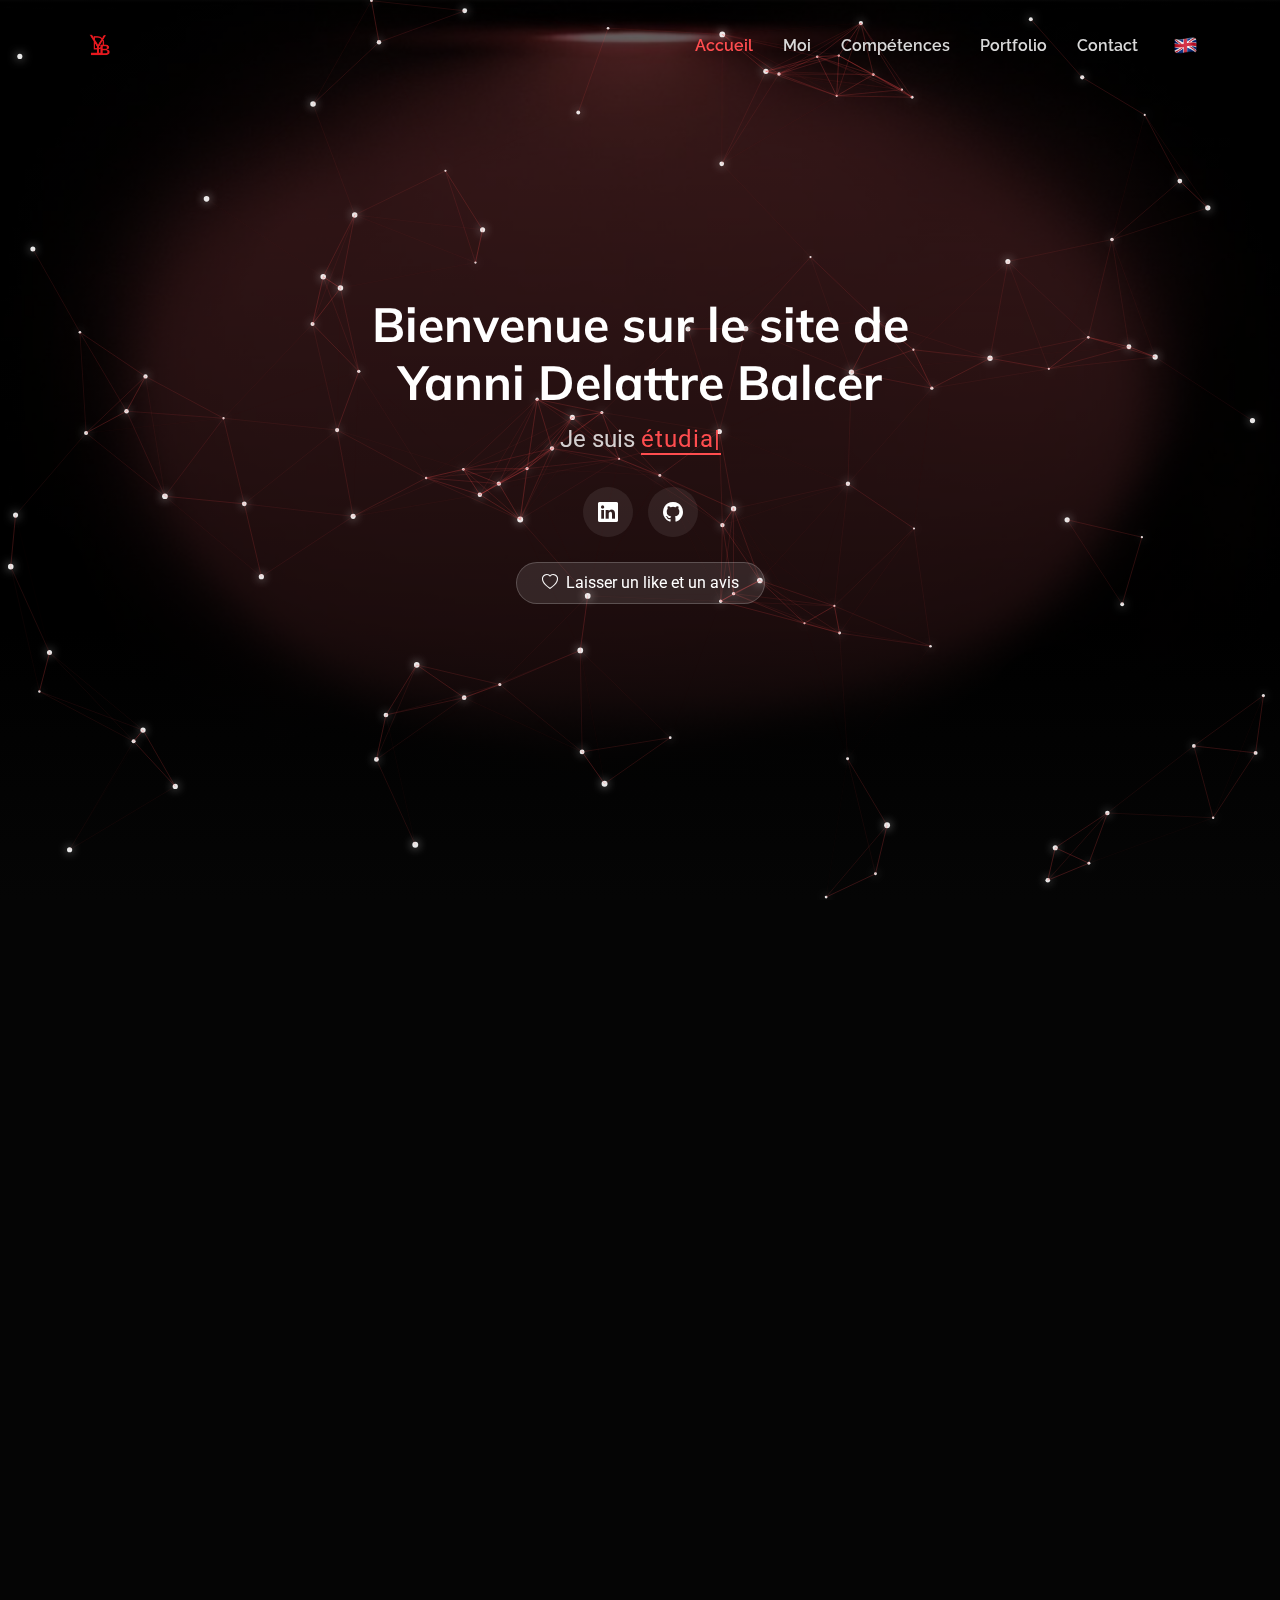
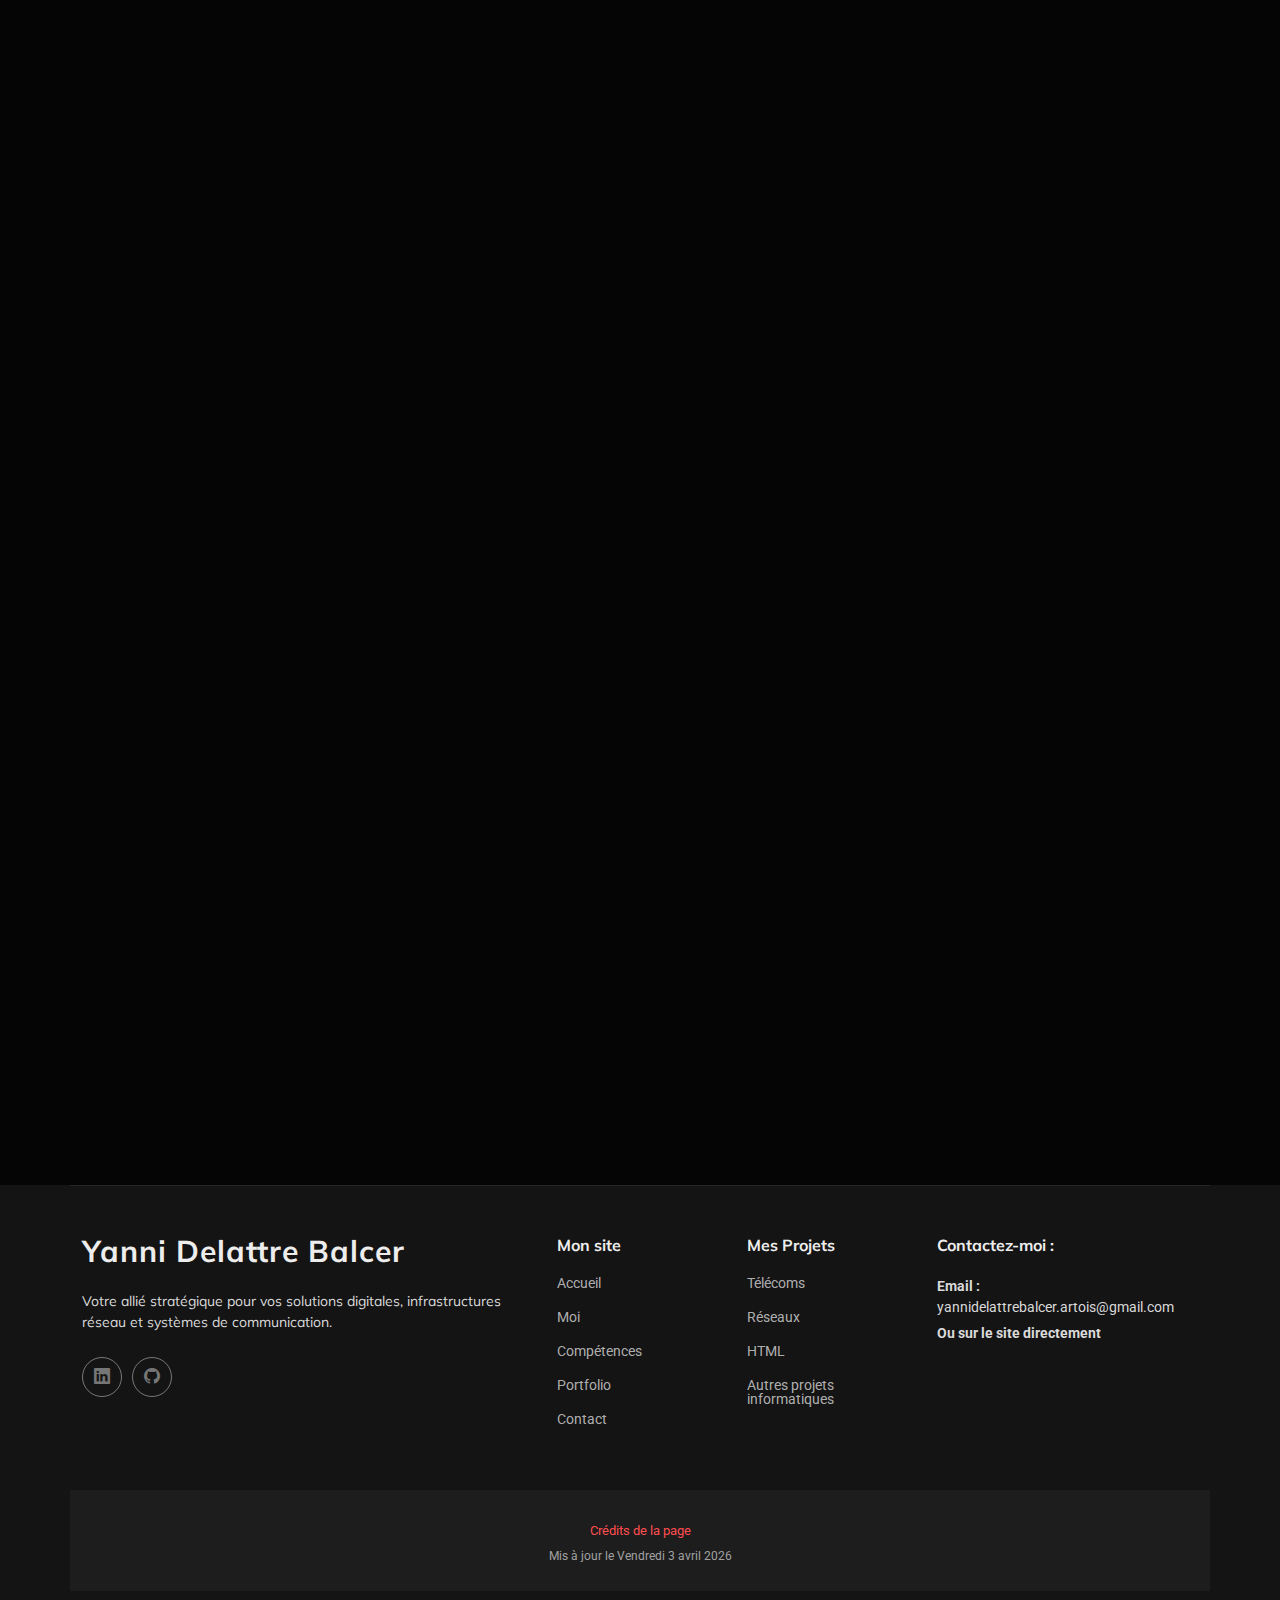
<file: index.html>
<!DOCTYPE html>
<html lang="fr">

<!-- ========================================
     HEAD - MÉTADONNÉES ET RESSOURCES
     ======================================== -->

<head>
  <meta charset="utf-8">
  <meta content="width=device-width, initial-scale=1.0" name="viewport">
  <title>Site de Yanni Delattre Balcer</title>
  <meta name="description" content="Portfolio de Yanni Delattre Balcer — Étudiant BUT Réseaux et Télécommunications">
  <meta name="keywords" content="portfolio, réseaux, télécommunications, cybersécurité, BUT R&T">
  <meta name="last-updated" content="2026-04-03">

  <!-- Favicons -->
  <link href="assets/img/favicon.png" rel="icon">
  <link href="assets/img/apple-touch-icon.png" rel="apple-touch-icon">

  <!-- Google Fonts -->
  <link href="https://fonts.googleapis.com" rel="preconnect">
  <link href="https://fonts.gstatic.com" rel="preconnect" crossorigin>
  <link
    href="https://fonts.googleapis.com/css2?family=Roboto:ital,wght@0,100;0,300;0,400;0,500;0,700;0,900;1,100;1,300;1,400;1,500;1,700;1,900&family=Raleway:ital,wght@0,100;0,200;0,300;0,400;0,500;0,600;0,700;0,800;0,900;1,100;1,200;1,300;1,400;1,500;1,600;1,700;1,800;1,900&family=Mulish:ital,wght@0,200;0,300;0,400;0,500;0,600;0,700;0,800;0,900;1,200;1,300;1,400;1,500;1,600;1,700;1,800;1,900&display=swap"
    rel="stylesheet">

  <!-- Vendor CSS Files -->
  <link href="assets/vendor/bootstrap/css/bootstrap.min.css" rel="stylesheet">
  <link href="assets/vendor/bootstrap-icons/bootstrap-icons.css" rel="stylesheet">
  <link href="assets/vendor/aos/aos.css" rel="stylesheet">
  <link href="assets/vendor/glightbox/css/glightbox.min.css" rel="stylesheet">
  <link href="assets/vendor/swiper/swiper-bundle.min.css" rel="stylesheet">

  <!-- Main CSS File -->
  <link href="assets/css/main.css" rel="stylesheet">
</head>
<!-- FIN HEAD -->

<!-- ========================================
     BODY - CONTENU PRINCIPAL
     ======================================== -->

<body class="index-page">




  <!-- Interactive Background Particles -->
  <canvas id="particles-canvas"></canvas>

  <!-- ========================================
       HEADER - NAVIGATION PRINCIPALE
       ======================================== -->
  <header id="header" class="header d-flex align-items-center fixed-top">
    <div class="container-fluid container-xl position-relative d-flex align-items-center">

      <!-- Logo -->
      <a href="index.html" class="logo d-flex align-items-center me-auto">
        <img src="assets/img/favicon.png" alt="Mon logo">
      </a>

      <!-- Menu de navigation -->
      <nav id="navmenu" class="navmenu">
        <ul>
          <li><a href="#hero" class="active"></a></li>
          <li><a href="#Accueil">Accueil</a></li>
          <li><a href="#Moi">Moi</a></li>
          <li><a href="#Competences">Compétences</a></li>
          <li><a href="#Portfolio">Portfolio</a></li>
          <li><a href="#contact">Contact</a></li>

          <!-- Sélecteur de langue -->
          <li class="d-flex align-items-center">
            <a href="index_en.html" title="Translate to English"
              style="padding-left: 20px; display: flex; align-items: center;">
              <img src="assets/img/en-flag.png" alt="English" class="nav-flag"
                style="width: 25px; height: 25px; border-radius: 50%; object-fit: cover;">
            </a>
          </li>
        </ul>
        <i class="mobile-nav-toggle d-xl-none bi bi-list"></i>
      </nav>

    </div>
  </header>
  <!-- FIN HEADER -->

  <!-- ========================================
       MAIN - CONTENU PRINCIPAL DU SITE
       ======================================== -->
  <main class="main">

    <!-- ========================================
         SECTION ACCUEIL / HERO
         ======================================== -->
    <section id="Accueil" class="hero section dark-background">
      <!-- Image de fond -->
      <img src="assets/img/profile/profile-bg-5.webp" alt="" data-aos="fade-in">

      <div class="container" data-aos="fade-up" data-aos-delay="100">
        <div class="row justify-content-center">
          <div class="col-lg-8 text-center">

            <!-- Titre de bienvenue -->
            <h2 class="welcome-title">Bienvenue sur le site de <br> Yanni Delattre Balcer</h2>
            <p>Je suis <span class="typed"
                data-typed-items="étudiant en réseaux informatiques et télécommunications"></span></p>

            <!-- Liens sociaux -->
            <div class="social-links">
              <a href="https://www.linkedin.com/in/yanni-delattre-balcer-73bb573a3/"><i class="bi bi-linkedin"></i></a>
              <a href="https://github.com/Yanni-Delattre-Balcer"><i class="bi bi-github"></i></a>
            </div>

            <!-- Bouton Like et Avis -->
            <div class="cta-container">
              <div id="btn-like-action" class="custom-btn">
                <i id="h-icon" class="bi bi-heart"></i>
                <span id="btn-text">Laisser un like et un avis</span>
              </div>
            </div>
          </div>
        </div>
      </div>

      <!-- Modal pour le formulaire d'avis -->
      <div id="like-modal" class="modal-overlay">
        <div class="modal-content">
          <h4>Merci de votre visite ! 😊</h4>
          <p class="modal-subtitle">Laissez un avis pour valider votre like.</p>

          <!-- Formulaire d'avis -->
          <form id="contact-like-form" action="https://formspree.io/f/xkogwqpw" method="POST" class="feedback-form">
            <input type="hidden" name="_subject" value="Nouvel Avis Portfolio - Yanni">
            <input type="text" name="nom_prenom" placeholder="Nom & Prénom (Facultatif)">
            <input type="text" name="metier" placeholder="Métier (Facultatif)">
            <label>Votre avis est requis *</label>
            <textarea name="commentaire" placeholder="Qu'avez-vous pensé de mon portfolio ?" required
              rows="4"></textarea>
            <button type="submit" id="submit-btn">Valider le like et l'avis</button>
          </form>

          <div class="modal-footer">
            <span id="close-modal">Annuler</span>
          </div>
        </div>
      </div>
    </section>
    <!-- FIN SECTION ACCUEIL -->

    <!-- ========================================
         SECTION MOI - PRÉSENTATION
         ======================================== -->
    <section id="Moi" class="about section">
      <!-- Titre de la section -->
      <div class="container section-title" data-aos="fade-up">
        <span class="subtitle">Moi</span>
      </div>

      <div class="container" data-aos="fade-up" data-aos-delay="100">
        <div class="row gy-5">

          <!-- Carte de profil (colonne gauche) -->
          <div class="col-lg-4" data-aos="zoom-in" data-aos-delay="150">
            <div class="profile-card">
              <!-- En-tête du profil -->
              <div class="profile-header">
                <div class="profile-avatar">
                  <img src="assets/img/profile/profile-square-3.webp" class="img-fluid" alt="">
                  <div class="status-indicator"></div>
                </div>
                <h3>Yanni Delattre Balcer</h3>
                <span class="role">Étudiant en 1re année de BUT Réseaux et Télécommunications (R&T)</span>

                <!-- Évaluation étoiles -->
                <div class="rating">
                  <i class="bi bi-star-fill"></i><i class="bi bi-star-fill"></i><i class="bi bi-star-fill"></i><i
                    class="bi bi-star-fill"></i><i class="bi bi-star"></i>
                  <span>4/5</span>
                  <span> Mon profil affiche <strong> 4/5 étoiles,</strong> ce score est basé sur mes notes
                    réelles.</span>
                </div>
              </div>

              <!-- Statistiques du profil -->
              <div class="profile-stats">
                <div class="stat-item">
                  <h4>3</h4>
                  <p>Projets</p>
                </div>
                <div class="stat-item">
                  <h4>+1</h4>
                  <p>Bac</p>
                </div>
                <div class="stat-item">
                  <h4>5</h4>
                  <p>Certifications</p>
                </div>
              </div>

              <!-- Boutons d'action -->
              <div class="profile-actions">
                <a href="assets/CV/CV_Yanni_Delattre_Balcer.pdf" class="btn-primary" download><i class="bi bi-download"></i>Télécharger mon CV</a>
                <a href="assets/pdf-certif/Ecris%20r%C3%A9fl%C3%A9xif.pdf" class="btn-secondary" target="_blank"><i
                    class="bi bi-file-text"></i> Mon écrit réflexif</a>
                <a href="mailto:yannidelattrebalcer.artois@gmail.com" class="btn-secondary"><i
                    class="bi bi-envelope"></i> Contactez-moi</a>
              </div>

              <!-- Liens sociaux -->
              <div class="social-connect">
                <a href="https://www.linkedin.com/in/yanni-delattre-balcer-73bb573a3/"><i
                    class="bi bi-linkedin"></i></a>
                <a href="https://github.com/Yanni-Delattre-Balcer"><i class="bi bi-github"></i></a>
              </div>
            </div>
          </div>

          <!-- Informations détaillées (colonne droite) -->
          <div class="col-lg-8" data-aos="fade-left" data-aos-delay="200">
            <div class="content-wrapper">

              <!-- Section biographie -->
              <div class="bio-section">
                <div class="section-tag">À propos de moi</div>
                <h2>Administrer, connecter, sécuriser : L'architecture au service de la cybersécurité</h2>
                <p>Passionné par l'informatique. Aujourd'hui, mon BUT R&T me permet d'être au cœur du sujet : je ne me
                  contente pas de la théorie, je pratique pour apprendre à administrer les réseaux, connecter les
                  entreprises et créer des outils informatiques performants.</p>
                <p>Mon objectif : construire de solides bases pour poursuivre mes études jusqu’à un niveau Bac +5 (et
                  éventuellement +9) dans le domaine de la cybersécurité, avec une spécialisation en pentesting. Curieux
                  de nature, je cherche constamment à comprendre les systèmes en profondeur et je reste attentif aux
                  certifications pour devenir un étudiant polyvalent, capable de protéger les infrastructures que
                  j'apprends à construire.</p>
              </div>

              <!-- Grille de détails -->
              <div class="details-grid">
                <div class="detail-item" data-aos="fade-up" data-aos-delay="250">
                  <i class="bi bi-briefcase"></i>
                  <div class="detail-content"><span>Acquis :</span><strong>Baccalauréat général, spécialités
                      mathématiques et NSI | Obtenu.</strong></div>
                </div>
                <div class="detail-item" data-aos="fade-up" data-aos-delay="300">
                  <i class="bi bi-mortarboard"></i>
                  <div class="detail-content"><span>Niveau d'étude bac +1 : </span><strong>BUT Réseaux et
                      Télécommunications :<br>En cours d'obtention (Première année).</strong></div>
                </div>
                <div class="detail-item" data-aos="fade-up" data-aos-delay="350">
                  <i class="bi bi-geo-alt"></i>
                  <div class="detail-content"><span>Localisation</span><strong>France</strong></div>
                </div>
                <div class="detail-item" data-aos="fade-up" data-aos-delay="100">
                  <i class="bi bi-envelope"></i>
                  <div class="detail-content"><span>Email</span><strong><a
                        href="mailto:yannidelattrebalcer.artois@gmail.com">yannidelattrebalcer.artois@gmail.com</a></strong>
                  </div>
                </div>
                <div class="detail-item" data-aos="fade-up" data-aos-delay="150">
                  <i class="bi bi-car-front"></i>
                  <div class="detail-content"><span>Mobilité :</span><strong>Permis B</strong></div>
                </div>
                <div class="detail-item" data-aos="fade-up" data-aos-delay="200">
                  <i class="bi bi-calendar-check"></i>
                  <div class="detail-content"><span>Disponibilité :</span><strong>Jeudi après-midi et week-end</strong>
                  </div>
                </div>
              </div>
            </div>
          </div>
        </div>
      </div>
    </section>
    <!-- FIN SECTION MOI -->

    <!-- ========================================
         SECTION MOI 2 - EXPÉRIENCE & PARCOURS
         ======================================== -->
    <section id="Moi2" class="resume section">
      <div class="container section-title" data-aos="fade-up"></div>

      <div class="container" data-aos="fade-up" data-aos-delay="100">
        <div class="row gy-5">

          <!-- Expériences professionnelles (colonne gauche) -->
          <div class="col-lg-6">
            <div class="experience-section">
              <!-- En-tête de la section -->
              <div class="section-header" data-aos="fade-right" data-aos-delay="200">
                <div class="header-content">
                  <span class="section-badge">Expérience</span>
                  <h2>Expérience en entreprise :</h2>
                </div>
              </div>

              <!-- Cartes d'expérience -->
              <div class="experience-cards">
                <!-- Expérience 1 : Swiss Life France -->
                <div class="exp-card" data-aos="zoom-in" data-aos-delay="350">
                  <div class="card-header">
                    <div class="company-logo"><i class="bi bi-buildings"></i></div>
                  </div>
                  <div class="card-body">
                    <h3>Swiss Life France</h3>
                    <p class="company-name">Roubaix</p>
                    <span class="duration">2022</span>
                    <p class="description">Lors de mon année de seconde, j'ai effectué un stage d'observation au sein du
                      service informatique, ce qui m'a permis de découvrir les enjeux du développement web et d'élargir
                      ma vision des métiers du numérique. Cette immersion a été déterminante, mais c'est
                      particulièrement mon échange avec le Responsable Cybersécurité de Swiss Life qui a confirmé ma
                      vocation. Cette rencontre a précisé mon projet professionnel et motivé mon orientation vers la
                      cybersécurité et le pentesting.</p>
                  </div>
                </div>

                <!-- Expérience 2 : Mairie -->
                <div class="exp-card" data-aos="zoom-in" data-aos-delay="400">
                  <div class="card-header">
                    <div class="company-logo"><i class="bi bi-buildings"></i></div>
                  </div>
                  <div class="card-body">
                    <h3>Mairie</h3>
                    <p class="company-name">Loison-sous-Lens</p>
                    <span class="duration">2021</span>
                    <p class="description">Lors de mon année de troisième, j'ai effectué un stage d'observation au sein
                      du service informatique de la mairie de Loison-sous-Lens. Cette expérience m'a permis de découvrir
                      l'organisation d'une collectivité et la gestion opérationnelle d'un parc informatique (résolution
                      d'incidents, assistance aux utilisateurs). Cette première immersion a été déterminante et a
                      consolidé mon choix de m'orienter vers la spécialité NSI au lycée. </p>
                  </div>
                </div>
              </div>
            </div>
          </div>

          <!-- Parcours d'études (colonne droite) -->
          <div class="col-lg-6">
            <div class="education-section">
              <!-- En-tête de la section -->
              <div class="section-header" data-aos="fade-left" data-aos-delay="200">
                <div class="header-content">
                  <span class="section-badge">Parcours</span>
                  <h2>Parcours d'étude :</h2>
                </div>
              </div>

              <!-- Timeline du parcours -->
              <div class="education-timeline" data-aos="fade-left" data-aos-delay="300">
                <div class="timeline-track">

                  <!-- Étape 1 : BUT R&T -->
                  <div class="timeline-item">
                    <div class="timeline-marker"><i class="bi bi-mortarboard-fill"></i></div>
                    <div class="timeline-content">
                      <div class="education-meta">
                        <span class="year-range">2025 - 2026</span>
                        <span class="degree-level">Bachelor</span>
                      </div>
                      <h4>BUT Réseaux et Télécommunications (R&T).</h4>
                      <p class="institution">IUT de Béthune</p>
                      <p class="description"> Actuellement en première année de BUT R&T, je prévois de choisir le
                        parcours Cybersécurité pour mes deux dernières années d'études.</p>
                      <div class="achievement">
                        <i class="bi bi-award"></i>
                        <span>En cours d'obtention</span>
                      </div>
                    </div>
                  </div>

                  <!-- Étape 2 : Baccalauréat -->
                  <div class="timeline-item">
                    <div class="timeline-marker"><i class="bi bi-book"></i></div>
                    <div class="timeline-content">
                      <div class="education-meta">
                        <span class="year-range">2022 - 2025</span>
                        <span class="degree-level">Bachelier</span>
                      </div>
                      <h4>Baccalauréat général, spécialités Mathématiques et Numérique et Sciences Informatiques (NSI).
                      </h4>
                      <p class="institution">Lycée privé polyvalent Saint-Paul à Lens</p>
                      <p class="description">Titulaire du baccalauréat général (2025). J'ai suivi les spécialités
                        Mathématiques, NSI et Physique-Chimie en classe de Première, puis j'ai conservé les spécialités
                        Mathématiques et NSI en Terminale.</p>
                      <div class="achievement">
                        <i class="bi bi-award"></i>
                        <span>Obtenu</span>
                      </div>
                    </div>
                  </div>

                  <!-- Étape 3 : Certifications -->
                  <div class="timeline-item">
                    <div class="timeline-marker"><i class="bi bi-patch-check-fill"></i></div>
                    <div class="timeline-content">
                      <div class="education-meta">
                        <span class="year-range">2021 - 2026</span>
                        <span class="degree-level">Certifications</span>
                      </div>
                      <h4>Certifications professionnelles</h4>

                      <!-- Liste des certifications -->
                      <div class="certifications-list">
                        <div class="cert-item">
                          <span class="cert-name">PIX Collège</span>
                          <a href="assets/pdf-certif/certification-pix-20220506.pdf" class="btn-primary"><i
                              class="bi bi-download"></i> Télécharger mon certificat</a>
                          <span class="cert-year">2022</span>
                        </div>
                        <div class="cert-item">
                          <span class="cert-name">PIX Lycée</span>
                          <a href="assets/pdf-certif/certification-pix-20250305.pdf" class="btn-primary"><i
                              class="bi bi-download"></i> Télécharger mon certificat</a>
                          <span class="cert-year">2025</span>
                        </div>
                        <div class="cert-item">
                          <span class="cert-name">Python Essentials 1</span>
                          <a href="assets/pdf-certif/Python_Essentials_1_certificate_yanni_delattrebalcer-ens-univ-artois-fr_e6ef381d-e548-45f5-90a5-058106e39b07.pdf"
                            class="btn-primary"><i class="bi bi-download"></i> Télécharger mon certificat</a>
                          <span class="cert-year">2025</span>
                        </div>
                        <div class="cert-item">
                          <span class="cert-name">Python Essentials 2</span>
                          <a href="assets/pdf-certif/Python_Essentials_2_certificate_yanni_delattrebalcer-ens-univ-artois-fr_51223ea2-42cb-4685-9687-3b9ffb284f8b.pdf"
                            class="btn-primary"><i class="bi bi-download"></i> Télécharger mon certificat</a>
                          <span class="cert-year">2025</span>
                        </div>
                        <div class="cert-item">
                          <span class="cert-name">CCNA : Switching, Routing, and Wireless Essentials (SRWE) (en cours)
                          </span>
                          <span class="cert-year">2025</span>
                        </div>
                      </div>
                    </div>
                  </div>
                </div>
              </div>
            </div>
          </div>
        </div>
      </div>
    </section>
    <!-- FIN SECTION MOI 2 -->

    <!-- ========================================
         SECTION COMPÉTENCES
         ======================================== -->
    <section id="Competences" class="about section">
      <!-- Titre et introduction -->
      <div class="container section-title" data-aos="fade-up">
        <span class="subtitle text-center d-block">Mes résultats scolaires</span>
        <p class="text-center mx-auto" style="max-width: 900px;">
          Actuellement en BUT Réseaux et Télécommunications à l'IUT de Béthune, je développe des compétences techniques en administration système, architecture réseaux et développement logiciel. Les indicateurs ci-dessous représentent mes <strong>moyennes académiques actuelles</strong> par catégorie, illustrant ma progression et ma polyvalence dans les différents domaines de ma formation.
          <br><br>
          <em style="color: #ff4a4a;">💡 Note : Ces pourcentages sont calculés directement à partir de mes notes réelles sur 20.</em>
        </p>
      </div>

      <div class="container">
        <div class="row justify-content-center">
          <div class="col-lg-10" data-aos="fade-up" data-aos-delay="200">
            <div class="content-wrapper">
              <div class="bio-section">
                <div class="skills-showcase">

                  <!-- Résultats scolaires -->
                  <div class="section-tag mb-4">Moyennes par catégorie :</div>

                  <div class="skills-list skills-animation mb-5">
                    <!-- Développement & Web -->
                    <div class="skill-item mb-3">
                      <div class="skill-info d-flex justify-content-between">
                        <span class="skill-name">Développement & Web :</span>
                        <span class="skill-percent">81%</span>
                      </div>
                      <div class="progress">
                        <div class="progress-bar" role="progressbar" style="width: 81%" aria-valuenow="81"
                          aria-valuemin="0" aria-valuemax="100"></div>
                      </div>
                    </div>

                    <!-- Anglais -->
                    <div class="skill-item mb-3">
                      <div class="skill-info d-flex justify-content-between">
                        <span class="skill-name">Anglais :</span>
                        <span class="skill-percent">81%</span>
                      </div>
                      <div class="progress">
                        <div class="progress-bar" role="progressbar" style="width: 81%" aria-valuenow="81"
                          aria-valuemin="0" aria-valuemax="100"></div>
                      </div>
                    </div>

                    <!-- Mathématiques -->
                    <div class="skill-item mb-3">
                      <div class="skill-info d-flex justify-content-between">
                        <span class="skill-name">Mathématiques :</span>
                        <span class="skill-percent">74%</span>
                      </div>
                      <div class="progress">
                        <div class="progress-bar" role="progressbar" style="width: 74%" aria-valuenow="74"
                          aria-valuemin="0" aria-valuemax="100"></div>
                      </div>
                    </div>

                    <!-- Expression, Communication & Projet -->
                    <div class="skill-item mb-3">
                      <div class="skill-info d-flex justify-content-between">
                        <span class="skill-name">Expression, Communication & Projet :</span>
                        <span class="skill-percent">72%</span>
                      </div>
                      <div class="progress">
                        <div class="progress-bar" role="progressbar" style="width: 72%" aria-valuenow="72"
                          aria-valuemin="0" aria-valuemax="100"></div>
                      </div>
                    </div>

                    <!-- Réseaux -->
                    <div class="skill-item mb-3">
                      <div class="skill-info d-flex justify-content-between">
                        <span class="skill-name">Réseaux :</span>
                        <span class="skill-percent">71%</span>
                      </div>
                      <div class="progress">
                        <div class="progress-bar" role="progressbar" style="width: 71%" aria-valuenow="71"
                          aria-valuemin="0" aria-valuemax="100"></div>
                      </div>
                    </div>

                    <!-- Systèmes & Administration -->
                    <div class="skill-item mb-3">
                      <div class="skill-info d-flex justify-content-between">
                        <span class="skill-name">Systèmes & Administration :</span>
                        <span class="skill-percent">67%</span>
                      </div>
                      <div class="progress">
                        <div class="progress-bar" role="progressbar" style="width: 67%" aria-valuenow="67"
                          aria-valuemin="0" aria-valuemax="100"></div>
                      </div>
                    </div>

                    <!-- Télécoms & Signaux -->
                    <div class="skill-item mb-3">
                      <div class="skill-info d-flex justify-content-between">
                        <span class="skill-name">Télécoms & Signaux :</span>
                        <span class="skill-percent">64%</span>
                      </div>
                      <div class="progress">
                        <div class="progress-bar" role="progressbar" style="width: 64%" aria-valuenow="64"
                          aria-valuemin="0" aria-valuemax="100"></div>
                      </div>
                    </div>
                  </div>
                </div>
              </div>
            </div>
          </div>
        </div>
      </div>
    </section>
    <!-- FIN SECTION COMPÉTENCES -->

    <!-- ========================================
     SECTION PORTFOLIO
     ======================================== -->
    <section id="Portfolio" class="portfolio section">

      <!-- Titre de la section -->
      <div class="container section-title" data-aos="fade-up">
        <span class="subtitle">Portfolio</span>
        <h2>Portfolio</h2>
        <p>Voici une sélection de projets réalisés dans un cadre académique et extra-scolaire.</p>
      </div>

      <div class="container" data-aos="fade-up" data-aos-delay="100">

        <h3 class="mb-4" style="color: var(--heading-color); font-weight: 700;">Mes Projets</h3>

        <!-- NIVEAU 1 : BOUTONS -->
        <div class="portfolio-competences">
          <div class="btn-competence" id="btn-administrer" data-comp="administrer" style="--comp-color: #e74c3c;">
            <h4><i class="bi bi-hdd-network"></i> ADMINISTRER</h4>
            <p>Réseaux et internet</p>
          </div>
          <div class="btn-competence" id="btn-connecter" data-comp="connecter" style="--comp-color: #e67e22;">
            <h4><i class="bi bi-diagram-3"></i> CONNECTER</h4>
            <p>Entreprises et usagers</p>
          </div>
          <div class="btn-competence" id="btn-programmer" data-comp="programmer" style="--comp-color: #f39c12;">
            <h4><i class="bi bi-code-slash"></i> PROGRAMMER</h4>
            <p>Outils et applications</p>
          </div>
          <div class="btn-competence" id="btn-autres" data-comp="autres" style="--comp-color: #8e44ad;">
            <h4><i class="bi bi-collection"></i> AUTRES</h4>
            <p>Projets divers hors AC</p>
          </div>
        </div>

        <!-- NIVEAU 2 : GRILLE AC (remplie via JS) -->
        <div id="ac-grid-container" class="ac-grid-container">
          <div id="ac-grid" class="ac-grid"></div>
        </div>

        <!-- NIVEAU 3 : DÉTAILS DE L'AC ET PROJETS (inline, pas de modale) -->
        <div id="ac-traces-container" class="mb-5" style="display:none; animation: slideDown 0.4s ease-out;"></div>

        <div id="ac-details-container" style="display:none; margin-top: 30px; animation: slideDown 0.4s ease-out;">
          <div class="ac-modal-content" style="box-shadow: 0 10px 30px rgba(0,0,0,0.2);">
            <div class="ac-modal-header" style="background: color-mix(in srgb, var(--surface-color), transparent 50%); border-radius: 12px 12px 0 0;">
              <h4><span id="acInlineId"></span> — <span id="acInlineIntitule"></span></h4>
            </div>
            <div class="ac-modal-body">
              <div class="ac-section">
                <h5><i class="bi bi-check2-square"></i> CE QUE J'AI FAIT</h5>
                <p id="acInlineFait"></p>
              </div>
              <div class="ac-section">
                <h5><i class="bi bi-bullseye"></i> POURQUOI JE L'AI FAIT</h5>
                <p id="acInlinePourquoi"></p>
              </div>
              <div class="ac-section">
                <h5><i class="bi bi-gear-wide-connected"></i> COMMENT JE L'AI FAIT</h5>
                <p id="acInlineComment"></p>
              </div>
              <div class="ac-section">
                <h5><i class="bi bi-exclamation-triangle"></i> MES DIFFICULTÉS</h5>
                <p id="acInlineDifficultes"></p>
              </div>
              <div class="ac-section">
                <h5><i class="bi bi-lightbulb"></i> CE QUE J'EN AI APPRIS</h5>
                <p id="acInlineAppris"></p>
              </div>
              <div class="ac-section">
                <h5><i class="bi bi-arrow-repeat"></i> CE QUE JE FERAIS AUTREMENT</h5>
                <p id="acInlineAutrement"></p>
              </div>
              <div class="ac-section mb-0">
                <h5><i class="bi bi-paperclip"></i> TRACES / PREUVES</h5>
                <div id="acInlineTraces"></div>
              </div>
            </div>
          </div>
        </div>

      </div>
    </section>
    <!-- FIN SECTION PORTFOLIO -->

    <!-- ========================================
     SECTION CONTACT
     ======================================== -->
    <section id="contact" class="contact section">

      <!-- Titre de la section -->
      <div class="container section-title" data-aos="fade-up">
        <span class="subtitle">Contact</span>
        <h2>Me contacter</h2>
        <p>
          N'hésitez pas à m'envoyer un message pour toute question relative à mon parcours en BUT R&T ou pour des
          opportunités de stage.
          <br><br>
          <strong style="color: red; text-decoration: underline;">Note importante :</strong>
          L'envoi de ce formulaire est protégé par une sécurité anti-spam. Après avoir validé cette sécurité, n'oubliez
          pas d'appuyer une nouvelle fois sur le bouton 'Envoyer'.
          Si l'opération a réussi, le message suivant s'affichera sur votre écran : <strong>« Merci ! Le formulaire a
            été envoyé avec succès. » ou « The form was submitted successfully. »</strong> C'est la confirmation que
          votre message m'est bien parvenu.
        </p>
      </div>

      <div class="container">
        <div class="row gy-4">

          <!-- Informations de contact (colonne gauche) -->
          <div class="col-lg-4">
            <!-- Localisation -->
            <div class="info-item d-flex" data-aos="fade-up" data-aos-delay="200">
              <div class="icon-wrapper">
                <i class="bi bi-geo-alt"></i>
              </div>
              <div>
                <h3>Localisation</h3>
                <p>62 (Pas-de-Calais), France</p>
              </div>
            </div>

            <!-- Email -->
            <div class="info-item d-flex" data-aos="fade-up" data-aos-delay="300">
              <div class="icon-wrapper">
                <i class="bi bi-envelope"></i>
              </div>
              <div>
                <h3>Email</h3>
                <p>yannidelattrebalcer.artois@gmail.com</p>
              </div>
            </div>
          </div>

          <!-- Formulaire de contact (colonne droite) -->
          <div class="col-lg-8">
            <form action="https://formspree.io/f/xkogwqpw" method="POST" class="contact-form" data-aos="fade-up"
              data-aos-delay="400">
              <div class="row gy-4">
                <!-- Champ Nom -->
                <div class="col-md-6">
                  <input type="text" name="name" class="form-control" placeholder="Votre Nom" required>
                </div>
                <!-- Champ Email -->
                <div class="col-md-6">
                  <input type="email" name="email" class="form-control" placeholder="Votre Email" required>
                </div>
                <!-- Champ Sujet -->
                <div class="col-md-12">
                  <input type="text" name="subject" class="form-control" placeholder="Sujet" required>
                </div>
                <!-- Champ Message -->
                <div class="col-md-12">
                  <textarea class="form-control" name="message" rows="6" placeholder="Message" required></textarea>
                </div>
                <!-- Bouton d'envoi -->
                <div class="col-md-12 text-center">
                  <button type="submit"
                    style="background: #ff4a4a; border: 0; padding: 10px 30px; color: #fff; transition: 0.4s; border-radius: 4px; cursor: pointer;">Envoyer
                    le message</button>
                </div>
              </div>
            </form>
          </div>
        </div>
      </div>
    </section>
    <!-- FIN SECTION CONTACT -->

  </main>
  <!-- FIN MAIN -->

  <!-- ========================================
     FOOTER - PIED DE PAGE
     ======================================== -->
  <footer id="footer" class="footer">

    <!-- Contenu principal du footer -->
    <div class="container footer-top">
      <div class="row gy-4">

        <!-- Présentation (colonne 1) -->
        <div class="col-lg-5 col-md-12 footer-about">
          <a href="index.html" class="logo d-flex align-items-center">
            <span class="sitename">Yanni Delattre Balcer</span>
          </a>
          <p>Votre allié stratégique pour vos solutions digitales, infrastructures réseau et systèmes de communication.
          </p>

          <!-- Liens sociaux du footer -->
          <div class="social-links d-flex mt-4">
            <a href="https://www.linkedin.com/in/yanni-delattre-balcer-73bb573a3/"><i class="bi bi-linkedin"></i></a>
            <a href="https://github.com/Yanni-Delattre-Balcer"><i class="bi bi-github"></i></a>
          </div>
        </div>

        <!-- Liens du site (colonne 2) -->
        <div class="col-lg-2 col-6 footer-links">
          <h4>Mon site</h4>
          <ul>
            <li><a href="#Accueil">Accueil</a></li>
            <li><a href="#Moi">Moi</a></li>
            <li><a href="#Compétences">Compétences</a></li>
            <li><a href="#Portfolio">Portfolio</a></li>
            <li><a href="#contact">Contact</a></li>
          </ul>
        </div>

        <!-- Mes Projets (colonne 3) -->
        <div class="col-lg-2 col-6 footer-links">
          <h4>Mes Projets</h4>
          <ul>
            <li><a href="#Portfolio" data-filter=".filter-creative">Télécoms</a></li>
            <li><a href="#Portfolio" data-filter=".filter-digital">Réseaux</a></li>
            <li><a href="#Portfolio" data-filter=".filter-strategy">HTML</a></li>
            <li><a href="#Portfolio" data-filter=".filter-development">Autres projets informatiques</a></li>
          </ul>
        </div>

        <!-- Informations de contact (colonne 4) -->
        <div class="col-lg-3 col-md-12 footer-contact text-center text-md-start">
          <h4>Contactez-moi :</h4>
          <p><strong>Email :</strong> <span>yannidelattrebalcer.artois@gmail.com</span></p>
          <p><strong>Ou sur le site directement</strong></p>
        </div>
      </div>
    </div>

    <!-- Copyright et crédits -->
    <div class="container copyright text-center mt-4">
      <div class="credits">
        <a href="page-credits.html">Crédits de la page</a>
      </div>
      <div class="last-updated" style="margin-top: 8px; font-size: 0.85em; opacity: 0.7;">
        <span id="last-updated-date"></span>
      </div>
    </div>

  </footer>
  <!-- FIN FOOTER -->

  <!-- Bouton retour en haut de page -->
  <a href="#" id="scroll-top" class="scroll-top d-flex align-items-center justify-content-center"><i
      class="bi bi-arrow-up-short"></i></a>

  <!-- Preloader (animation de chargement) -->
  <div id="preloader"></div>

  <!-- ========================================
     SCRIPTS JAVASCRIPT - BIBLIOTHÈQUES
     ======================================== -->
  <script src="assets/vendor/bootstrap/js/bootstrap.bundle.min.js"></script>
  <script src="assets/vendor/aos/aos.js"></script>
  <script src="assets/vendor/typed.js/typed.umd.js"></script>
  <script src="assets/vendor/waypoints/noframework.waypoints.js"></script>
  <script src="assets/vendor/glightbox/js/glightbox.min.js"></script>
  <script src="assets/vendor/imagesloaded/imagesloaded.pkgd.min.js"></script>
  <script src="assets/vendor/isotope-layout/isotope.pkgd.min.js"></script>
  <script src="assets/vendor/swiper/swiper-bundle.min.js"></script>

  <!-- Données du portfolio (ACs) -->
  <script src="assets/js/portfolio-competences.js"></script>

  <!-- Données du portfolio (générées automatiquement) -->
  <script src="assets/js/data.js"></script>

  <!-- Script principal -->
  <script src="assets/js/main.js"></script>

</body>
<!-- FIN BODY -->

</html>
</file>
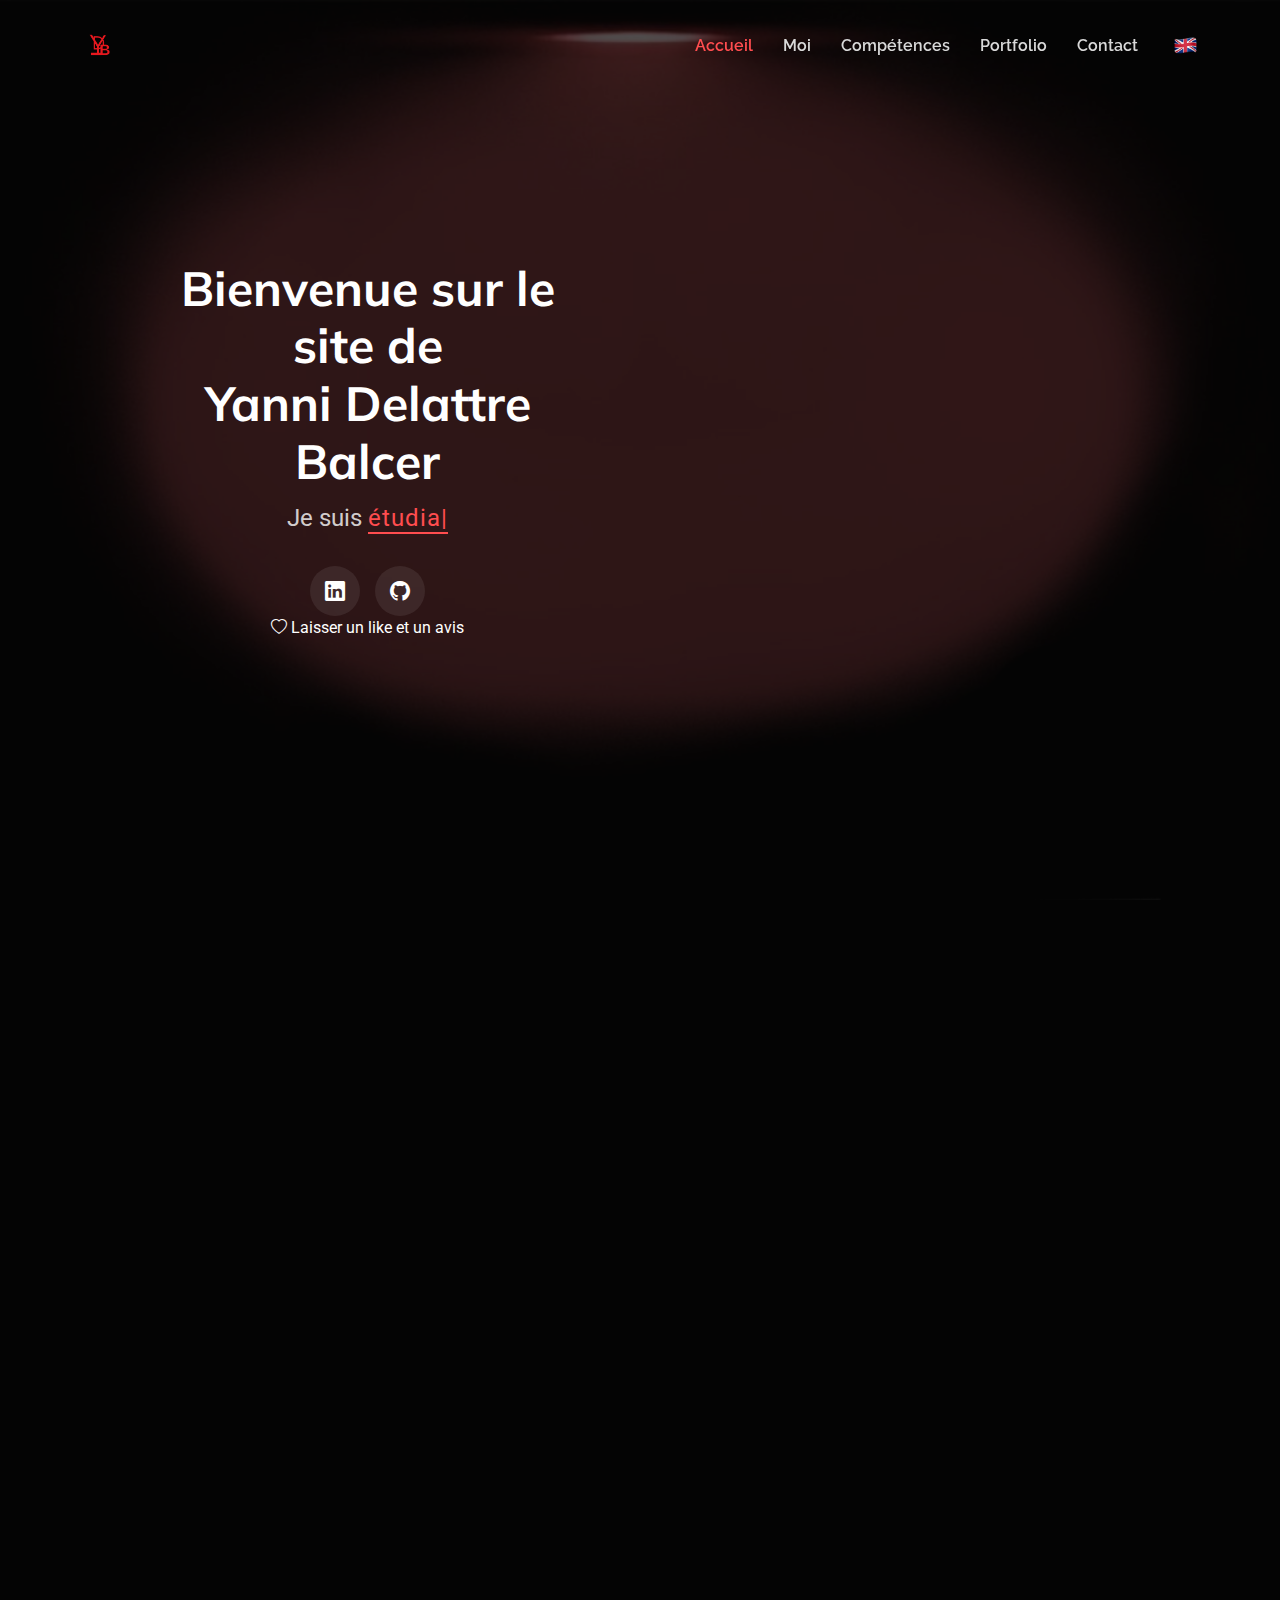
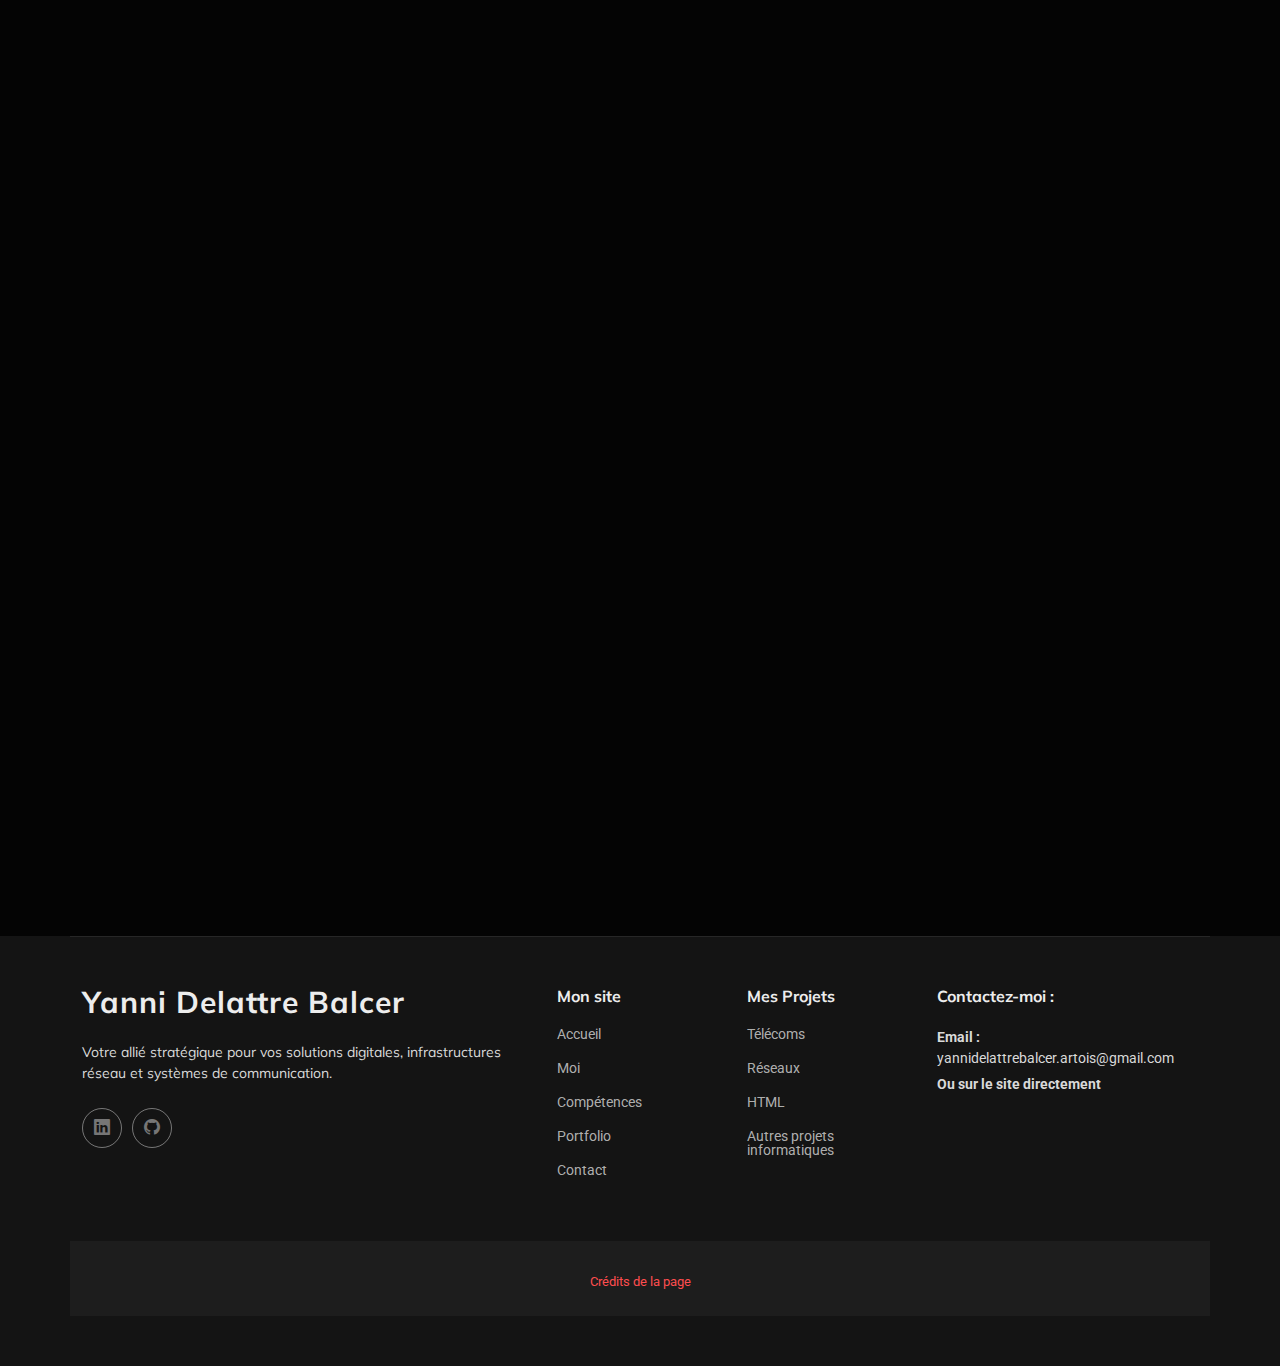
<file: Craftivo/index.html>
<!DOCTYPE html>
<html lang="fr">

<!-- ========================================
     HEAD - MÉTADONNÉES ET RESSOURCES
     ======================================== -->

<head>
  <meta charset="utf-8">
  <meta content="width=device-width, initial-scale=1.0" name="viewport">
  <title>Site de Yanni Delattre Balcer</title>
  <meta name="description" content="">
  <meta name="keywords" content="">

  <!-- Favicons -->
  <link href="assets/img/favicon.png" rel="icon">
  <link href="assets/img/apple-touch-icon.png" rel="apple-touch-icon">

  <!-- Google Fonts -->
  <link href="https://fonts.googleapis.com" rel="preconnect">
  <link href="https://fonts.gstatic.com" rel="preconnect" crossorigin>
  <link
    href="https://fonts.googleapis.com/css2?family=Roboto:ital,wght@0,100;0,300;0,400;0,500;0,700;0,900;1,100;1,300;1,400;1,500;1,700;1,900&family=Raleway:ital,wght@0,100;0,200;0,300;0,400;0,500;0,600;0,700;0,800;0,900;1,100;1,200;1,300;1,400;1,500;1,600;1,700;1,800;1,900&family=Mulish:ital,wght@0,200;0,300;0,400;0,500;0,600;0,700;0,800;0,900;1,200;1,300;1,400;1,500;1,600;1,700;1,800;1,900&display=swap"
    rel="stylesheet">

  <!-- Vendor CSS Files -->
  <link href="assets/vendor/bootstrap/css/bootstrap.min.css" rel="stylesheet">
  <link href="assets/vendor/bootstrap-icons/bootstrap-icons.css" rel="stylesheet">
  <link href="assets/vendor/aos/aos.css" rel="stylesheet">
  <link href="assets/vendor/glightbox/css/glightbox.min.css" rel="stylesheet">
  <link href="assets/vendor/swiper/swiper-bundle.min.css" rel="stylesheet">

  <!-- Main CSS File -->
  <link href="assets/css/main.css" rel="stylesheet">
</head>
<!-- FIN HEAD -->

<!-- ========================================
     BODY - CONTENU PRINCIPAL
     ======================================== -->

<body class="index-page">

  <!-- ========================================
       HEADER - NAVIGATION PRINCIPALE
       ======================================== -->
  <header id="header" class="header d-flex align-items-center fixed-top">
    <div class="container-fluid container-xl position-relative d-flex align-items-center">

      <!-- Logo -->
      <a href="index.html" class="logo d-flex align-items-center me-auto">
        <img src="assets/img/favicon.png" alt="Mon logo">
      </a>

      <!-- Menu de navigation -->
      <nav id="navmenu" class="navmenu">
        <ul>
          <li><a href="#hero" class="active"></a></li>
          <li><a href="#Accueil">Accueil</a></li>
          <li><a href="#Moi">Moi</a></li>
          <li><a href="#Compétences">Compétences</a></li>
          <li><a href="#Portfolio">Portfolio</a></li>
          <li><a href="#contact">Contact</a></li>

          <!-- Sélecteur de langue -->
          <li class="d-flex align-items-center">
            <a href="index_en.html" title="Translate to English"
              style="padding-left: 20px; display: flex; align-items: center;">
              <img src="assets/img/en-flag.png" alt="English" class="nav-flag"
                style="width: 25px; height: 25px; border-radius: 50%; object-fit: cover;">
            </a>
          </li>
        </ul>
        <i class="mobile-nav-toggle d-xl-none bi bi-list"></i>
      </nav>

    </div>
  </header>
  <!-- FIN HEADER -->

  <!-- ========================================
       MAIN - CONTENU PRINCIPAL DU SITE
       ======================================== -->
  <main class="main">

    <!-- ========================================
         SECTION ACCUEIL / HERO
         ======================================== -->
    <section id="Accueil" class="hero section dark-background">
      <!-- Image de fond -->
      <img src="assets/img/profile/profile-bg-5.webp" alt="" data-aos="fade-in">

      <div class="container" data-aos="fade-up" data-aos-delay="100">
        <div class="row justify-content-center">
          <div class="col-lg-8 text-center">

            <!-- Titre de bienvenue -->
            <h2 class="welcome-title">Bienvenue sur le site de <br> Yanni Delattre Balcer</h2>
            <p>Je suis <span class="typed"
                data-typed-items="étudiant en réseaux informatiques et télécommunications"></span></p>

            <!-- Liens sociaux -->
            <div class="social-links">
              <a href="https://www.linkedin.com/in/yanni-delattre-balcer-73bb573a3/"><i class="bi bi-linkedin"></i></a>
              <a href="https://github.com/Yanni-Delattre-Balcer"><i class="bi bi-github"></i></a>
            </div>

            <!-- Bouton Like et Avis -->
            <div class="cta-container">
              <div id="btn-like-action" class="custom-btn">
                <i id="h-icon" class="bi bi-heart"></i>
                <span id="btn-text">Laisser un like et un avis</span>
              </div>
            </div>
          </div>
        </div>
      </div>

      <!-- Modal pour le formulaire d'avis -->
      <div id="like-modal" class="modal-overlay">
        <div class="modal-content">
          <h4>Merci de votre visite ! 😊</h4>
          <p class="modal-subtitle">Laissez un avis pour valider votre like.</p>

          <!-- Formulaire d'avis -->
          <form id="contact-like-form" action="https://formspree.io/f/xkogwqpw" method="POST" class="feedback-form">
            <input type="hidden" name="_subject" value="Nouvel Avis Portfolio - Yanni">
            <input type="text" name="nom_prenom" placeholder="Nom & Prénom (Facultatif)">
            <input type="text" name="metier" placeholder="Métier (Facultatif)">
            <label>Votre avis est requis *</label>
            <textarea name="commentaire" placeholder="Qu'avez-vous pensé de mon portfolio ?" required
              rows="4"></textarea>
            <button type="submit" id="submit-btn">Valider le like et l'avis</button>
          </form>

          <div class="modal-footer">
            <span id="close-modal">Annuler</span>
          </div>
        </div>
      </div>
    </section>
    <!-- FIN SECTION ACCUEIL -->

    <!-- ========================================
         SECTION MOI - PRÉSENTATION
         ======================================== -->
    <section id="Moi" class="about section">
      <!-- Titre de la section -->
      <div class="container section-title" data-aos="fade-up">
        <span class="subtitle">Moi</span>
      </div>

      <div class="container" data-aos="fade-up" data-aos-delay="100">
        <div class="row gy-5">

          <!-- Carte de profil (colonne gauche) -->
          <div class="col-lg-4" data-aos="zoom-in" data-aos-delay="150">
            <div class="profile-card">
              <!-- En-tête du profil -->
              <div class="profile-header">
                <div class="profile-avatar">
                  <img src="assets/img/profile/profile-square-3.webp" class="img-fluid" alt="">
                  <div class="status-indicator"></div>
                </div>
                <h3>Yanni Delattre Balcer</h3>
                <span class="role">Étudiant en 1re année de BUT Réseaux et Télécommunications (R&T)</span>

                <!-- Évaluation étoiles -->
                <div class="rating">
                  <i class="bi bi-star-fill"></i><i class="bi bi-star-fill"></i><i class="bi bi-star-fill"></i><i
                    class="bi bi-star-fill"></i><i class="bi bi-star"></i>
                  <span>4/5</span>
                  <span> Mon profil affiche <strong> 4/5 étoiles,</strong> ce score est basé sur mes notes
                    réelles.</span>
                </div>
              </div>

              <!-- Statistiques du profil -->
              <div class="profile-stats">
                <div class="stat-item">
                  <h4>3</h4>
                  <p>Projets</p>
                </div>
                <div class="stat-item">
                  <h4>+1</h4>
                  <p>Bac</p>
                </div>
                <div class="stat-item">
                  <h4>5</h4>
                  <p>Certifications</p>
                </div>
              </div>

              <!-- Boutons d'action -->
              <div class="profile-actions">
                <a href="assets/CV/CV.pdf" class="btn-primary"><i class="bi bi-download"></i>Télécharger mon CV</a>
                <a href="assets/pdf-certif/Ecris%20r%C3%A9fl%C3%A9xif.pdf" class="btn-secondary" target="_blank"><i
                    class="bi bi-file-text"></i> Mon écrit réflexif</a>
                <a href="mailto:yannidelattrebalcer.artois@gmail.com" class="btn-secondary"><i
                    class="bi bi-envelope"></i> Contactez-moi</a>
              </div>

              <!-- Liens sociaux -->
              <div class="social-connect">
                <a href="https://www.linkedin.com/in/yanni-delattre-balcer-73bb573a3/"><i
                    class="bi bi-linkedin"></i></a>
                <a href="https://github.com/Yanni-Delattre-Balcer"><i class="bi bi-github"></i></a>
              </div>
            </div>
          </div>

          <!-- Informations détaillées (colonne droite) -->
          <div class="col-lg-8" data-aos="fade-left" data-aos-delay="200">
            <div class="content-wrapper">

              <!-- Section biographie -->
              <div class="bio-section">
                <div class="section-tag">À propos de moi</div>
                <h2>Administrer, connecter, sécuriser : L'architecture au service de la cybersécurité</h2>
                <p>Passionné par l'informatique. Aujourd'hui, mon BUT R&T me permet d'être au cœur du sujet : je ne me
                  contente pas de la théorie, je pratique pour apprendre à administrer les réseaux, connecter les
                  entreprises et créer des outils informatiques performants.</p>
                <p>Mon objectif : construire de solides bases pour poursuivre mes études jusqu’à un niveau Bac +5 (et
                  éventuellement +9) dans le domaine de la cybersécurité, avec une spécialisation en pentesting. Curieux
                  de nature, je cherche constamment à comprendre les systèmes en profondeur et je reste attentif aux
                  certifications pour devenir un étudiant polyvalent, capable de protéger les infrastructures que
                  j'apprends à construire.</p>
              </div>

              <!-- Grille de détails -->
              <div class="details-grid">
                <div class="detail-item" data-aos="fade-up" data-aos-delay="250">
                  <i class="bi bi-briefcase"></i>
                  <div class="detail-content"><span>Acquis :</span><strong>Baccalauréat général, spécialités
                      mathématiques et NSI | Obtenu.</strong></div>
                </div>
                <div class="detail-item" data-aos="fade-up" data-aos-delay="300">
                  <i class="bi bi-mortarboard"></i>
                  <div class="detail-content"><span>Niveau d'étude bac +1 : </span><strong>BUT Réseaux et
                      Télécommunications :<br>En cours d'obtention (Première année).</strong></div>
                </div>
                <div class="detail-item" data-aos="fade-up" data-aos-delay="350">
                  <i class="bi bi-geo-alt"></i>
                  <div class="detail-content"><span>Localisation</span><strong>France</strong></div>
                </div>
                <div class="detail-item" data-aos="fade-up" data-aos-delay="100">
                  <i class="bi bi-envelope"></i>
                  <div class="detail-content"><span>Email</span><strong><a
                        href="mailto:yannidelattrebalcer.artois@gmail.com">yannidelattrebalcer.artois@gmail.com</a></strong>
                  </div>
                </div>
                <div class="detail-item" data-aos="fade-up" data-aos-delay="150">
                  <i class="bi bi-car-front"></i>
                  <div class="detail-content"><span>Mobilité :</span><strong>Permis B</strong></div>
                </div>
                <div class="detail-item" data-aos="fade-up" data-aos-delay="200">
                  <i class="bi bi-calendar-check"></i>
                  <div class="detail-content"><span>Disponibilité :</span><strong>Jeudi après-midi et week-end</strong>
                  </div>
                </div>
              </div>
            </div>
          </div>
        </div>
      </div>
    </section>
    <!-- FIN SECTION MOI -->

    <!-- ========================================
         SECTION MOI 2 - EXPÉRIENCE & PARCOURS
         ======================================== -->
    <section id="Moi2" class="resume section">
      <div class="container section-title" data-aos="fade-up"></div>

      <div class="container" data-aos="fade-up" data-aos-delay="100">
        <div class="row gy-5">

          <!-- Expériences professionnelles (colonne gauche) -->
          <div class="col-lg-6">
            <div class="experience-section">
              <!-- En-tête de la section -->
              <div class="section-header" data-aos="fade-right" data-aos-delay="200">
                <div class="header-content">
                  <span class="section-badge">Expérience</span>
                  <h2>Expérience en entreprise :</h2>
                </div>
              </div>

              <!-- Cartes d'expérience -->
              <div class="experience-cards">
                <!-- Expérience 1 : Swiss Life France -->
                <div class="exp-card" data-aos="zoom-in" data-aos-delay="350">
                  <div class="card-header">
                    <div class="company-logo"><i class="bi bi-buildings"></i></div>
                  </div>
                  <div class="card-body">
                    <h3>Swiss Life France</h3>
                    <p class="company-name">Roubaix</p>
                    <span class="duration">2022</span>
                    <p class="description">Lors de mon année de seconde, j'ai effectué un stage d'observation au sein du
                      service informatique, ce qui m'a permis de découvrir les enjeux du développement web et d'élargir
                      ma vision des métiers du numérique. Cette immersion a été déterminante, mais c'est
                      particulièrement mon échange avec le Responsable Cybersécurité de Swiss Life qui a confirmé ma
                      vocation. Cette rencontre a précisé mon projet professionnel et motivé mon orientation vers la
                      cybersécurité et le pentesting.</p>
                  </div>
                </div>

                <!-- Expérience 2 : Mairie -->
                <div class="exp-card" data-aos="zoom-in" data-aos-delay="400">
                  <div class="card-header">
                    <div class="company-logo"><i class="bi bi-buildings"></i></div>
                  </div>
                  <div class="card-body">
                    <h3>Mairie</h3>
                    <p class="company-name">Loison-sous-Lens</p>
                    <span class="duration">2021</span>
                    <p class="description">Lors de mon année de troisième, j'ai effectué un stage d'observation au sein
                      du service informatique de la mairie de Loison-sous-Lens. Cette expérience m'a permis de découvrir
                      l'organisation d'une collectivité et la gestion opérationnelle d'un parc informatique (résolution
                      d'incidents, assistance aux utilisateurs). Cette première immersion a été déterminante et a
                      consolidé mon choix de m'orienter vers la spécialité NSI au lycée. </p>
                  </div>
                </div>
              </div>
            </div>
          </div>

          <!-- Parcours d'études (colonne droite) -->
          <div class="col-lg-6">
            <div class="education-section">
              <!-- En-tête de la section -->
              <div class="section-header" data-aos="fade-left" data-aos-delay="200">
                <div class="header-content">
                  <span class="section-badge">Parcours</span>
                  <h2>Parcours d'étude :</h2>
                </div>
              </div>

              <!-- Timeline du parcours -->
              <div class="education-timeline" data-aos="fade-left" data-aos-delay="300">
                <div class="timeline-track">

                  <!-- Étape 1 : BUT R&T -->
                  <div class="timeline-item">
                    <div class="timeline-marker"><i class="bi bi-mortarboard-fill"></i></div>
                    <div class="timeline-content">
                      <div class="education-meta">
                        <span class="year-range">2025 - 2026</span>
                        <span class="degree-level">Bachelor</span>
                      </div>
                      <h4>BUT Réseaux et Télécommunications (R&T).</h4>
                      <p class="institution">IUT de Béthune</p>
                      <p class="description"> Actuellement en première année de BUT R&T, je prévois de choisir le
                        parcours Cybersécurité pour mes deux dernières années d'études.</p>
                      <div class="achievement">
                        <i class="bi bi-award"></i>
                        <span>En cours d'obtention</span>
                      </div>
                    </div>
                  </div>

                  <!-- Étape 2 : Baccalauréat -->
                  <div class="timeline-item">
                    <div class="timeline-marker"><i class="bi bi-book"></i></div>
                    <div class="timeline-content">
                      <div class="education-meta">
                        <span class="year-range">2022 - 2025</span>
                        <span class="degree-level">Bachelier</span>
                      </div>
                      <h4>Baccalauréat général, spécialités Mathématiques et Numérique et Sciences Informatiques (NSI).
                      </h4>
                      <p class="institution">Lycée privé polyvalent Saint-Paul à Lens</p>
                      <p class="description">Titulaire du baccalauréat général (2025). J'ai suivi les spécialités
                        Mathématiques, NSI et Physique-Chimie en classe de Première, puis j'ai conservé les spécialités
                        Mathématiques et NSI en Terminale.</p>
                      <div class="achievement">
                        <i class="bi bi-award"></i>
                        <span>Obtenu</span>
                      </div>
                    </div>
                  </div>

                  <!-- Étape 3 : Certifications -->
                  <div class="timeline-item">
                    <div class="timeline-marker"><i class="bi bi-patch-check-fill"></i></div>
                    <div class="timeline-content">
                      <div class="education-meta">
                        <span class="year-range">2021 - 2026</span>
                        <span class="degree-level">Certifications</span>
                      </div>
                      <h4>Certifications professionnelles</h4>

                      <!-- Liste des certifications -->
                      <div class="certifications-list">
                        <div class="cert-item">
                          <span class="cert-name">PIX Collège</span>
                          <a href="assets/pdf-certif/certification-pix-20220506.pdf" class="btn-primary"><i
                              class="bi bi-download"></i> Télécharger mon certificat</a>
                          <span class="cert-year">2022</span>
                        </div>
                        <div class="cert-item">
                          <span class="cert-name">PIX Lycée</span>
                          <a href="assets/pdf-certif/certification-pix-20250305.pdf" class="btn-primary"><i
                              class="bi bi-download"></i> Télécharger mon certificat</a>
                          <span class="cert-year">2025</span>
                        </div>
                        <div class="cert-item">
                          <span class="cert-name">Python Essentials 1</span>
                          <a href="assets/pdf-certif/Python_Essentials_1_certificate_yanni_delattrebalcer-ens-univ-artois-fr_e6ef381d-e548-45f5-90a5-058106e39b07.pdf"
                            class="btn-primary"><i class="bi bi-download"></i> Télécharger mon certificat</a>
                          <span class="cert-year">2025</span>
                        </div>
                        <div class="cert-item">
                          <span class="cert-name">Python Essentials 2</span>
                          <a href="assets/pdf-certif/Python_Essentials_2_certificate_yanni_delattrebalcer-ens-univ-artois-fr_51223ea2-42cb-4685-9687-3b9ffb284f8b.pdf"
                            class="btn-primary"><i class="bi bi-download"></i> Télécharger mon certificat</a>
                          <span class="cert-year">2025</span>
                        </div>
                        <div class="cert-item">
                          <span class="cert-name">CCNA : Switching, Routing, and Wireless Essentials (SRWE) (en cours)
                          </span>
                          <span class="cert-year">2025</span>
                        </div>
                      </div>
                    </div>
                  </div>
                </div>
              </div>
            </div>
          </div>
        </div>
      </div>
    </section>
    <!-- FIN SECTION MOI 2 -->

    <!-- ========================================
         SECTION COMPÉTENCES
         ======================================== -->
    <section id="Compétences" class="about section">
      <!-- Titre et introduction -->
      <div class="container section-title" data-aos="fade-up">
        <span class="subtitle text-center d-block">Mes compétences</span>
        <p class="text-center mx-auto" style="max-width: 900px;">
          Actuellement en BUT Réseaux et Télécommunications à l'IUT de Béthune, je développe des compétences techniques
          en administration système, architecture réseaux et développement logiciel. Les indicateurs ci-dessous
          représentent mon niveau de maîtrise actuel basé sur mes résultats académiques. Les mentions 'EXC' indiquent
          les modules dont les évaluations sont encore en cours et pour lesquels aucune note n'est encore calculable.
          <br><br>
          <em style="color: #ff4a4a;">💡 Astuce : Certaines compétences sont cliquables et vous redirigent vers les
            projets associés dans mon portfolio.</em>
        </p>
      </div>

      <div class="container">
        <div class="row justify-content-center">
          <div class="col-lg-10" data-aos="fade-up" data-aos-delay="200">
            <div class="content-wrapper">
              <div class="bio-section">
                <div class="skills-showcase">

                  <!-- Compétences validées -->
                  <div class="section-tag mb-4">Compétences validées :</div>

                  <div class="skills-list skills-animation mb-5">
                    <!-- Compétence 1 -->
                    <div class="skill-item mb-3">
                      <div class="skill-info d-flex justify-content-between">
                        <span class="skill-name">Anglais général et technique :</span>
                        <span class="skill-percent">83%</span>
                      </div>
                      <div class="progress">
                        <div class="progress-bar" role="progressbar" style="width: 83%" aria-valuenow="83"
                          aria-valuemin="0" aria-valuemax="100"></div>
                      </div>
                    </div>

                    <!-- Compétence 2 -->
                    <div class="skill-item mb-3">
                      <div class="skill-info d-flex justify-content-between">
                        <span class="skill-name">Bases des systèmes d'exploitation :</span>
                        <span class="skill-percent">80%</span>
                      </div>
                      <div class="progress">
                        <div class="progress-bar" role="progressbar" style="width: 80%" aria-valuenow="80"
                          aria-valuemin="0" aria-valuemax="100"></div>
                      </div>
                    </div>

                    <!-- Compétence 3 -->
                    <div class="skill-item mb-3">
                      <div class="skill-info d-flex justify-content-between">
                        <span class="skill-name">Fondamentaux de la programmation :</span>
                        <span class="skill-percent">77%</span>
                      </div>
                      <div class="progress">
                        <div class="progress-bar" role="progressbar" style="width: 77%" aria-valuenow="77"
                          aria-valuemin="0" aria-valuemax="100"></div>
                      </div>
                    </div>

                    <!-- Compétence 4 -->
                    <div class="skill-item mb-3">
                      <div class="skill-info d-flex justify-content-between">
                        <span class="skill-name">
                          <a href="#Portfolio" data-filter=".filter-digital"
                            style="color: inherit; text-decoration: none; cursor: pointer;">
                            <i class="bi bi-lightbulb-fill"></i>
                            Principes et architecture des réseaux :
                          </a>
                        </span>
                        <span class="skill-percent">75%</span>
                      </div>
                      <div class="progress">
                        <div class="progress-bar" role="progressbar" style="width: 75%" aria-valuenow="75"
                          aria-valuemin="0" aria-valuemax="100"></div>
                      </div>
                    </div>

                    <!-- Compétence 5 -->
                    <div class="skill-item mb-3">
                      <div class="skill-info d-flex justify-content-between">
                        <span class="skill-name">Mathématiques du signal :</span>
                        <span class="skill-percent">72%</span>
                      </div>
                      <div class="progress">
                        <div class="progress-bar" role="progressbar" style="width: 72%" aria-valuenow="72"
                          aria-valuemin="0" aria-valuemax="100"></div>
                      </div>
                    </div>

                    <!-- Compétence 6 -->
                    <div class="skill-item mb-3">
                      <div class="skill-info d-flex justify-content-between">
                        <span class="skill-name">
                          <a href="#Portfolio" data-filter=".filter-creative"
                            style="color: inherit; text-decoration: none; cursor: pointer;">
                            <i class="bi bi-lightbulb-fill"></i>
                            Découvrir un dispositif de transmission :
                          </a>
                        </span>
                        <span class="skill-percent">68%</span>
                      </div>
                      <div class="progress">
                        <div class="progress-bar" role="progressbar" style="width: 68%" aria-valuenow="68"
                          aria-valuemin="0" aria-valuemax="100"></div>
                      </div>
                    </div>

                    <!-- Compétence 7 -->
                    <div class="skill-item mb-3">
                      <div class="skill-info d-flex justify-content-between">
                        <span class="skill-name">Fondamentaux de l'électronique analogique :</span>
                        <span class="skill-percent">64%</span>
                      </div>
                      <div class="progress">
                        <div class="progress-bar" role="progressbar" style="width: 64%" aria-valuenow="64"
                          aria-valuemin="0" aria-valuemax="100"></div>
                      </div>
                    </div>

                    <!-- Compétence 8 -->
                    <div class="skill-item mb-3">
                      <div class="skill-info d-flex justify-content-between">
                        <span class="skill-name">
                          <a href="#Portfolio" data-filter=".filter-creative"
                            style="color: inherit; text-decoration: none; cursor: pointer;">
                            <i class="bi bi-lightbulb-fill"></i>
                            Supports de transmission :
                          </a>
                        </span>
                        <span class="skill-percent">63%</span>
                      </div>
                      <div class="progress">
                        <div class="progress-bar" role="progressbar" style="width: 63%" aria-valuenow="63"
                          aria-valuemin="0" aria-valuemax="100"></div>
                      </div>
                    </div>

                    <!-- Compétence 9 -->
                    <div class="skill-item mb-3">
                      <div class="skill-info d-flex justify-content-between">
                        <span class="skill-name">
                          <a href="#Portfolio" data-filter=".filter-strategy"
                            style="color: inherit; text-decoration: none; cursor: pointer;">
                            <i class="bi bi-lightbulb-fill"></i>
                            Introduction aux technologies Web :
                          </a>
                        </span>
                        <span class="skill-percent">63%</span>
                      </div>
                      <div class="progress">
                        <div class="progress-bar" role="progressbar" style="width: 63%" aria-valuenow="63"
                          aria-valuemin="0" aria-valuemax="100"></div>
                      </div>
                    </div>

                    <!-- Compétence 10 -->
                    <div class="skill-item mb-3">
                      <div class="skill-info d-flex justify-content-between">
                        <span class="skill-name">Architecture des systèmes numériques :</span>
                        <span class="skill-percent">53%</span>
                      </div>
                      <div class="progress">
                        <div class="progress-bar" role="progressbar" style="width: 53%" aria-valuenow="53"
                          aria-valuemin="0" aria-valuemax="100"></div>
                      </div>
                    </div>

                    <!-- Compétence 11 -->
                    <div class="skill-item mb-3">
                      <div class="skill-info d-flex justify-content-between">
                        <span class="skill-name">Gestion de projet :</span>
                        <span class="skill-percent">43%</span>
                      </div>
                      <div class="progress">
                        <div class="progress-bar" role="progressbar" style="width: 43%" aria-valuenow="43"
                          aria-valuemin="0" aria-valuemax="100"></div>
                      </div>
                    </div>
                  </div>

                  <!-- Compétences en cours de validation (EXC) -->
                  <div class="section-tag mb-4">Compétences en cours de validation (EXC) :</div>

                  <div class="skills-list">
                    <!-- Compétence EXC 1 -->
                    <div class="skill-item mb-3">
                      <div class="skill-info d-flex justify-content-between">
                        <span class="skill-name">
                          <a href="#Portfolio" data-filter=".filter-digital"
                            style="color: inherit; text-decoration: none; cursor: pointer;">
                            <i class="bi bi-lightbulb-fill"></i>
                            Initiation aux réseaux informatiques :
                          </a>
                        </span>
                        <span class="skill-percent">EXC</span>
                      </div>
                      <div class="progress">
                        <div class="progress-bar" role="progressbar" style="width: 0%" aria-valuenow="0"></div>
                      </div>
                    </div>

                    <!-- Compétence EXC 2 -->
                    <div class="skill-item mb-3">
                      <div class="skill-info d-flex justify-content-between">
                        <span class="skill-name">Hygiène informatique et cybersécurité :</span>
                        <span class="skill-percent">EXC</span>
                      </div>
                      <div class="progress">
                        <div class="progress-bar" role="progressbar" style="width: 0%" aria-valuenow="0"></div>
                      </div>
                    </div>

                    <!-- Compétence EXC 3 -->
                    <div class="skill-item mb-3">
                      <div class="skill-info d-flex justify-content-between">
                        <span class="skill-name">
                          <a href="#Portfolio" data-filter=".filter-digital"
                            style="color: inherit; text-decoration: none; cursor: pointer;">
                            <i class="bi bi-lightbulb-fill"></i>
                            Réseaux locaux et équipements actifs :
                          </a>
                        </span>
                        <span class="skill-percent">EXC</span>
                      </div>
                      <div class="progress">
                        <div class="progress-bar" role="progressbar" style="width: 0%" aria-valuenow="0"></div>
                      </div>
                    </div>

                    <!-- Compétence EXC 4 -->
                    <div class="skill-item mb-3">
                      <div class="skill-info d-flex justify-content-between">
                        <span class="skill-name">Projet Personnel et Professionnel :</span>
                        <span class="skill-percent">EXC</span>
                      </div>
                      <div class="progress">
                        <div class="progress-bar" role="progressbar" style="width: 0%" aria-valuenow="0"></div>
                      </div>
                    </div>

                    <!-- Compétence EXC 5 -->
                    <div class="skill-item mb-3">
                      <div class="skill-info d-flex justify-content-between">
                        <span class="skill-name">Se présenter sur Internet :</span>
                        <span class="skill-percent">EXC</span>
                      </div>
                      <div class="progress">
                        <div class="progress-bar" role="progressbar" style="width: 0%" aria-valuenow="0"></div>
                      </div>
                    </div>

                    <!-- Compétence EXC 6 -->
                    <div class="skill-item mb-3">
                      <div class="skill-info d-flex justify-content-between">
                        <span class="skill-name">Traitement de données :</span>
                        <span class="skill-percent">EXC</span>
                      </div>
                      <div class="progress">
                        <div class="progress-bar" role="progressbar" style="width: 0%" aria-valuenow="0"></div>
                      </div>
                    </div>

                    <!-- Compétence EXC 7 -->
                    <div class="skill-item mb-3">
                      <div class="skill-info d-flex justify-content-between">
                        <span class="skill-name">
                          <a href="#Portfolio" data-filter=".filter-digital"
                            style="color: inherit; text-decoration: none; cursor: pointer;">
                            <i class="bi bi-lightbulb-fill"></i>
                            S'initier aux réseaux informatiques :
                          </a>
                        </span>
                        <span class="skill-percent">EXC</span>
                      </div>
                      <div class="progress">
                        <div class="progress-bar" role="progressbar" style="width: 0%" aria-valuenow="0"></div>
                      </div>
                    </div>
                  </div>
                </div>
              </div>
            </div>
          </div>
        </div>
      </div>
    </section>
    <!-- FIN SECTION COMPÉTENCES -->

    <!-- ========================================
     SECTION PORTFOLIO
     ======================================== -->
    <section id="Portfolio" class="portfolio section">

      <!-- Titre de la section -->
      <div class="container section-title" data-aos="fade-up">
        <span class="subtitle">Portfolio</span>
        <h2>Portfolio</h2>
        <p>Voici une sélection de projets réalisés dans un cadre académique et extra-scolaire.</p>
      </div>

      <div class="container" data-aos="fade-up" data-aos-delay="100">

        <div class="isotope-layout" data-default-filter="*" data-layout="masonry" data-sort="original-order">

          <!-- Filtres du portfolio -->
          <ul class="portfolio-filters isotope-filters" data-aos="fade-up" data-aos-delay="200">
            <li data-filter="*" class="filter-active">Tout afficher</li>
            <li data-filter=".filter-creative">Télécoms</li>
            <li data-filter=".filter-digital">Réseaux</li>
            <li data-filter=".filter-strategy">HTML</li>
            <li data-filter=".filter-development">Autres projets informatiques</li>
          </ul>

          <!-- Grille de projets -->
          <div class="row gy-4 isotope-container" data-aos="fade-up" data-aos-delay="300">

            <!-- PROJET 1 - Télécoms -->
            <div class="col-lg-4 col-md-6 portfolio-item isotope-item filter-creative">
              <div class="portfolio-card">
                <div class="portfolio-image-container">
                  <img src="assets/img/portfolio/portfolio-1.webp" alt="Creative Project" class="img-fluid"
                    loading="lazy">
                  <div class="portfolio-overlay">
                    <div class="portfolio-info">
                      <span class="project-category">Projets R&T : Réseaux, Systèmes et Transmissions</span>
                      <h4> (Terminé) Analyse de la faisabilité et simulation (Matlab/LTspice) d'une ligne de
                        transmission coaxiale de 75 Ω. Étude de l'atténuation et du délai de propagation sur 5m et 20m.
                        (Non traduit en Anglais)</h4>
                    </div>
                    <div class="portfolio-actions">
                      <a href="assets/partie-projet/Analyse de la réponse fréquentielle et de l'atténuation d'un câble coaxial.pdf"
                        class="portfolio-details">
                        <i class="bi bi-arrow-right"></i>
                      </a>
                    </div>
                  </div>
                </div>
                <div class="portfolio-meta">
                  <div class="project-tags">
                    <span class="tag">Télécoms</span>
                  </div>
                  <div class="project-year">2025</div>
                </div>
              </div>
            </div>

            <!-- PROJET 2 - Réseaux -->
            <div class="col-lg-4 col-md-6 portfolio-item isotope-item filter-digital">
              <div class="portfolio-card">
                <div class="portfolio-image-container">
                  <img src="assets/img/portfolio/portfolio-2.webp" alt="Digital Project" class="img-fluid"
                    loading="lazy">
                  <div class="portfolio-overlay">
                    <div class="portfolio-info">
                      <span class="project-category">Projets R&T : Conception et Virtualisation d'un Réseau
                        d'Entreprise</span>
                      <h4>(En cours) Je vais concevoir et déployer une infrastructure réseau complète, de la
                        planification (Gantt, choix du matériel) à la mise en œuvre technique. Le projet comprendra une
                        phase de simulation pour valider les configurations, puis un déploiement sur machines virtuelles
                        avec l'installation de services critiques (Web, DHCP, DNS). Le bon fonctionnement sera validé
                        par analyse de trames et documenté via des rapports Jupyter.</h4>
                    </div>
                    <div class="portfolio-actions">
                    </div>
                  </div>
                </div>
                <div class="portfolio-meta">
                  <div class="project-tags">
                    <span class="tag">Réseaux</span>
                  </div>
                  <div class="project-year">2026</div>
                </div>
              </div>
            </div>

            <!-- PROJET 3 - HTML -->
            <div class="col-lg-4 col-md-6 portfolio-item isotope-item filter-strategy">
              <div class="portfolio-card">
                <div class="portfolio-image-container">
                  <img src="assets/img/portfolio/portfolio-3.webp" alt="Strategy Project" class="img-fluid"
                    loading="lazy">
                  <div class="portfolio-overlay">
                    <div class="portfolio-info">
                      <span class="project-category">Projet personnel : Site web professionnel.</span>
                      <h4>(En cours) Création d'une interface moderne pour ce salon de coiffure et institut de beauté
                        situé à Loison-sous-Lens. L'objectif est de valoriser leur double expertise (coiffure mixte et
                        soins esthétiques) via un site intuitif facilitant l'accès aux tarifs et aux informations
                        pratiques.</h4>
                    </div>
                    <div class="portfolio-actions">
                      <a href="assets/partie-projet/index.html" class="portfolio-details">
                        <i class="bi bi-arrow-right"></i>
                      </a>
                    </div>
                  </div>
                </div>
                <div class="portfolio-meta">
                  <div class="project-tags">
                    <span class="tag">HTML</span>
                  </div>
                  <div class="project-year">2025</div>
                </div>
              </div>
            </div>

            <!-- PROJET 4 - Development -->
            <div class="col-lg-4 col-md-6 portfolio-item isotope-item filter-development">
              <div class="portfolio-card">
                <div class="portfolio-image-container">
                  <img src="assets/img/portfolio/portfolio-4.webp" alt="Development Project" class="img-fluid"
                    loading="lazy">
                  <div class="portfolio-overlay">
                    <div class="portfolio-info">
                      <span class="project-category">Projet personnel : Modélisation 3D</span>
                      <h4>(Terminé) J'ai modélisé une habitation et son futur agrandissement à l'aide de SketchUp et
                        Sweet Home 3D. Ce travail a permis de simuler l'intégration du projet pour le dossier de mairie,
                        tout en offrant aux propriétaires une visualisation concrète du résultat final. Mes plans ont
                        ensuite servi de support technique aux artisans pour la mise en œuvre du chantier.</h4>
                    </div>
                    <div class="portfolio-actions">
                      <a href="assets/partie-projet/maison.html" class="portfolio-details">
                        <i class="bi bi-arrow-right"></i>
                      </a>
                    </div>
                  </div>
                </div>
                <div class="portfolio-meta">
                  <div class="project-tags">
                    <span class="tag">Architecture</span>
                  </div>
                  <div class="project-year">2021</div>
                </div>
              </div>
            </div>

            <!-- PROJET 5 - Creative -->
            <div class="col-lg-4 col-md-6 portfolio-item isotope-item filter-creative">
              <div class="portfolio-card">
                <div class="portfolio-image-container">
                  <div class="portfolio-overlay">
                    <div class="portfolio-info">
                      <span class="project-category">Projet à venir</span>
                      <h4></h4>
                    </div>
                    <div class="portfolio-actions">
                    </div>
                  </div>
                </div>
                <div class="portfolio-meta">
                  <div class="project-tags">
                  </div>
                  <div class="project-year"></div>
                </div>
              </div>
            </div>

            <!-- PROJET 6 - Digital -->
            <div class="col-lg-4 col-md-6 portfolio-item isotope-item filter-creative">
              <div class="portfolio-card">
                <div class="portfolio-image-container">
                  <div class="portfolio-overlay">
                    <div class="portfolio-info">
                      <span class="project-category">Projet à venir</span>
                      <h4></h4>
                    </div>
                    <div class="portfolio-actions">
                    </div>
                  </div>
                </div>
                <div class="portfolio-meta">
                  <div class="project-tags">
                  </div>
                  <div class="project-year"></div>
                </div>
              </div>
            </div>
          </div>
        </div>
      </div>
    </section>
    <!-- FIN SECTION PORTFOLIO -->

    <!-- ========================================
     SECTION CONTACT
     ======================================== -->
    <section id="contact" class="contact section">

      <!-- Titre de la section -->
      <div class="container section-title" data-aos="fade-up">
        <span class="subtitle">Contact</span>
        <h2>Me contacter</h2>
        <p>
          N'hésitez pas à m'envoyer un message pour toute question relative à mon parcours en BUT R&T ou pour des
          opportunités de stage.
          <br><br>
          <strong style="color: red; text-decoration: underline;">Note importante :</strong>
          L'envoi de ce formulaire est protégé par une sécurité anti-spam. Après avoir validé cette sécurité, n'oubliez
          pas d'appuyer une nouvelle fois sur le bouton 'Envoyer'.
          Si l'opération a réussi, le message suivant s'affichera sur votre écran : <strong>« Merci ! Le formulaire a
            été envoyé avec succès. » ou « The form was submitted successfully. »</strong> C'est la confirmation que
          votre message m'est bien parvenu.
        </p>
      </div>

      <div class="container">
        <div class="row gy-4">

          <!-- Informations de contact (colonne gauche) -->
          <div class="col-lg-4">
            <!-- Localisation -->
            <div class="info-item d-flex" data-aos="fade-up" data-aos-delay="200">
              <div class="icon-wrapper">
                <i class="bi bi-geo-alt"></i>
              </div>
              <div>
                <h3>Localisation</h3>
                <p>62 (Pas-de-Calais), France</p>
              </div>
            </div>

            <!-- Email -->
            <div class="info-item d-flex" data-aos="fade-up" data-aos-delay="300">
              <div class="icon-wrapper">
                <i class="bi bi-envelope"></i>
              </div>
              <div>
                <h3>Email</h3>
                <p>yannidelattrebalcer.artois@gmail.com</p>
              </div>
            </div>
          </div>

          <!-- Formulaire de contact (colonne droite) -->
          <div class="col-lg-8">
            <form action="https://formspree.io/f/xkogwqpw" method="POST" class="contact-form" data-aos="fade-up"
              data-aos-delay="400">
              <div class="row gy-4">
                <!-- Champ Nom -->
                <div class="col-md-6">
                  <input type="text" name="name" class="form-control" placeholder="Votre Nom" required>
                </div>
                <!-- Champ Email -->
                <div class="col-md-6">
                  <input type="email" name="email" class="form-control" placeholder="Votre Email" required>
                </div>
                <!-- Champ Sujet -->
                <div class="col-md-12">
                  <input type="text" name="subject" class="form-control" placeholder="Sujet" required>
                </div>
                <!-- Champ Message -->
                <div class="col-md-12">
                  <textarea class="form-control" name="message" rows="6" placeholder="Message" required></textarea>
                </div>
                <!-- Bouton d'envoi -->
                <div class="col-md-12 text-center">
                  <button type="submit"
                    style="background: #ff4a4a; border: 0; padding: 10px 30px; color: #fff; transition: 0.4s; border-radius: 4px; cursor: pointer;">Envoyer
                    le message</button>
                </div>
              </div>
            </form>
          </div>
        </div>
      </div>
    </section>
    <!-- FIN SECTION CONTACT -->

  </main>
  <!-- FIN MAIN -->

  <!-- ========================================
     FOOTER - PIED DE PAGE
     ======================================== -->
  <footer id="footer" class="footer">

    <!-- Contenu principal du footer -->
    <div class="container footer-top">
      <div class="row gy-4">

        <!-- Présentation (colonne 1) -->
        <div class="col-lg-5 col-md-12 footer-about">
          <a href="index.html" class="logo d-flex align-items-center">
            <span class="sitename">Yanni Delattre Balcer</span>
          </a>
          <p>Votre allié stratégique pour vos solutions digitales, infrastructures réseau et systèmes de communication.
          </p>

          <!-- Liens sociaux du footer -->
          <div class="social-links d-flex mt-4">
            <a href="https://www.linkedin.com/in/yanni-delattre-balcer-73bb573a3/"><i class="bi bi-linkedin"></i></a>
            <a href="https://github.com/Yanni-Delattre-Balcer"><i class="bi bi-github"></i></a>
          </div>
        </div>

        <!-- Liens du site (colonne 2) -->
        <div class="col-lg-2 col-6 footer-links">
          <h4>Mon site</h4>
          <ul>
            <li><a href="#Accueil">Accueil</a></li>
            <li><a href="#Moi">Moi</a></li>
            <li><a href="#Compétences">Compétences</a></li>
            <li><a href="#Portfolio">Portfolio</a></li>
            <li><a href="#contact">Contact</a></li>
          </ul>
        </div>

        <!-- Mes Projets (colonne 3) -->
        <div class="col-lg-2 col-6 footer-links">
          <h4>Mes Projets</h4>
          <ul>
            <li><a href="#Portfolio" data-filter=".filter-creative">Télécoms</a></li>
            <li><a href="#Portfolio" data-filter=".filter-digital">Réseaux</a></li>
            <li><a href="#Portfolio" data-filter=".filter-strategy">HTML</a></li>
            <li><a href="#Portfolio" data-filter=".filter-development">Autres projets informatiques</a></li>
          </ul>
        </div>

        <!-- Informations de contact (colonne 4) -->
        <div class="col-lg-3 col-md-12 footer-contact text-center text-md-start">
          <h4>Contactez-moi :</h4>
          <p><strong>Email :</strong> <span>yannidelattrebalcer.artois@gmail.com</span></p>
          <p><strong>Ou sur le site directement</strong></p>
        </div>
      </div>
    </div>

    <!-- Copyright et crédits -->
    <div class="container copyright text-center mt-4">
      <div class="credits">
        <a href="page-credits.html">Crédits de la page</a>
      </div>
    </div>

  </footer>
  <!-- FIN FOOTER -->

  <!-- Bouton retour en haut de page -->
  <a href="#" id="scroll-top" class="scroll-top d-flex align-items-center justify-content-center"><i
      class="bi bi-arrow-up-short"></i></a>

  <!-- Preloader (animation de chargement) -->
  <div id="preloader"></div>

  <!-- ========================================
     SCRIPTS JAVASCRIPT - BIBLIOTHÈQUES
     ======================================== -->
  <script src="assets/vendor/bootstrap/js/bootstrap.bundle.min.js"></script>
  <script src="assets/vendor/aos/aos.js"></script>
  <script src="assets/vendor/typed.js/typed.umd.js"></script>
  <script src="assets/vendor/waypoints/noframework.waypoints.js"></script>
  <script src="assets/vendor/glightbox/js/glightbox.min.js"></script>
  <script src="assets/vendor/imagesloaded/imagesloaded.pkgd.min.js"></script>
  <script src="assets/vendor/isotope-layout/isotope.pkgd.min.js"></script>
  <script src="assets/vendor/swiper/swiper-bundle.min.js"></script>

  <!-- Script principal -->
  <script src="assets/js/main.js"></script>

</body>
<!-- FIN BODY -->

</html>
</file>
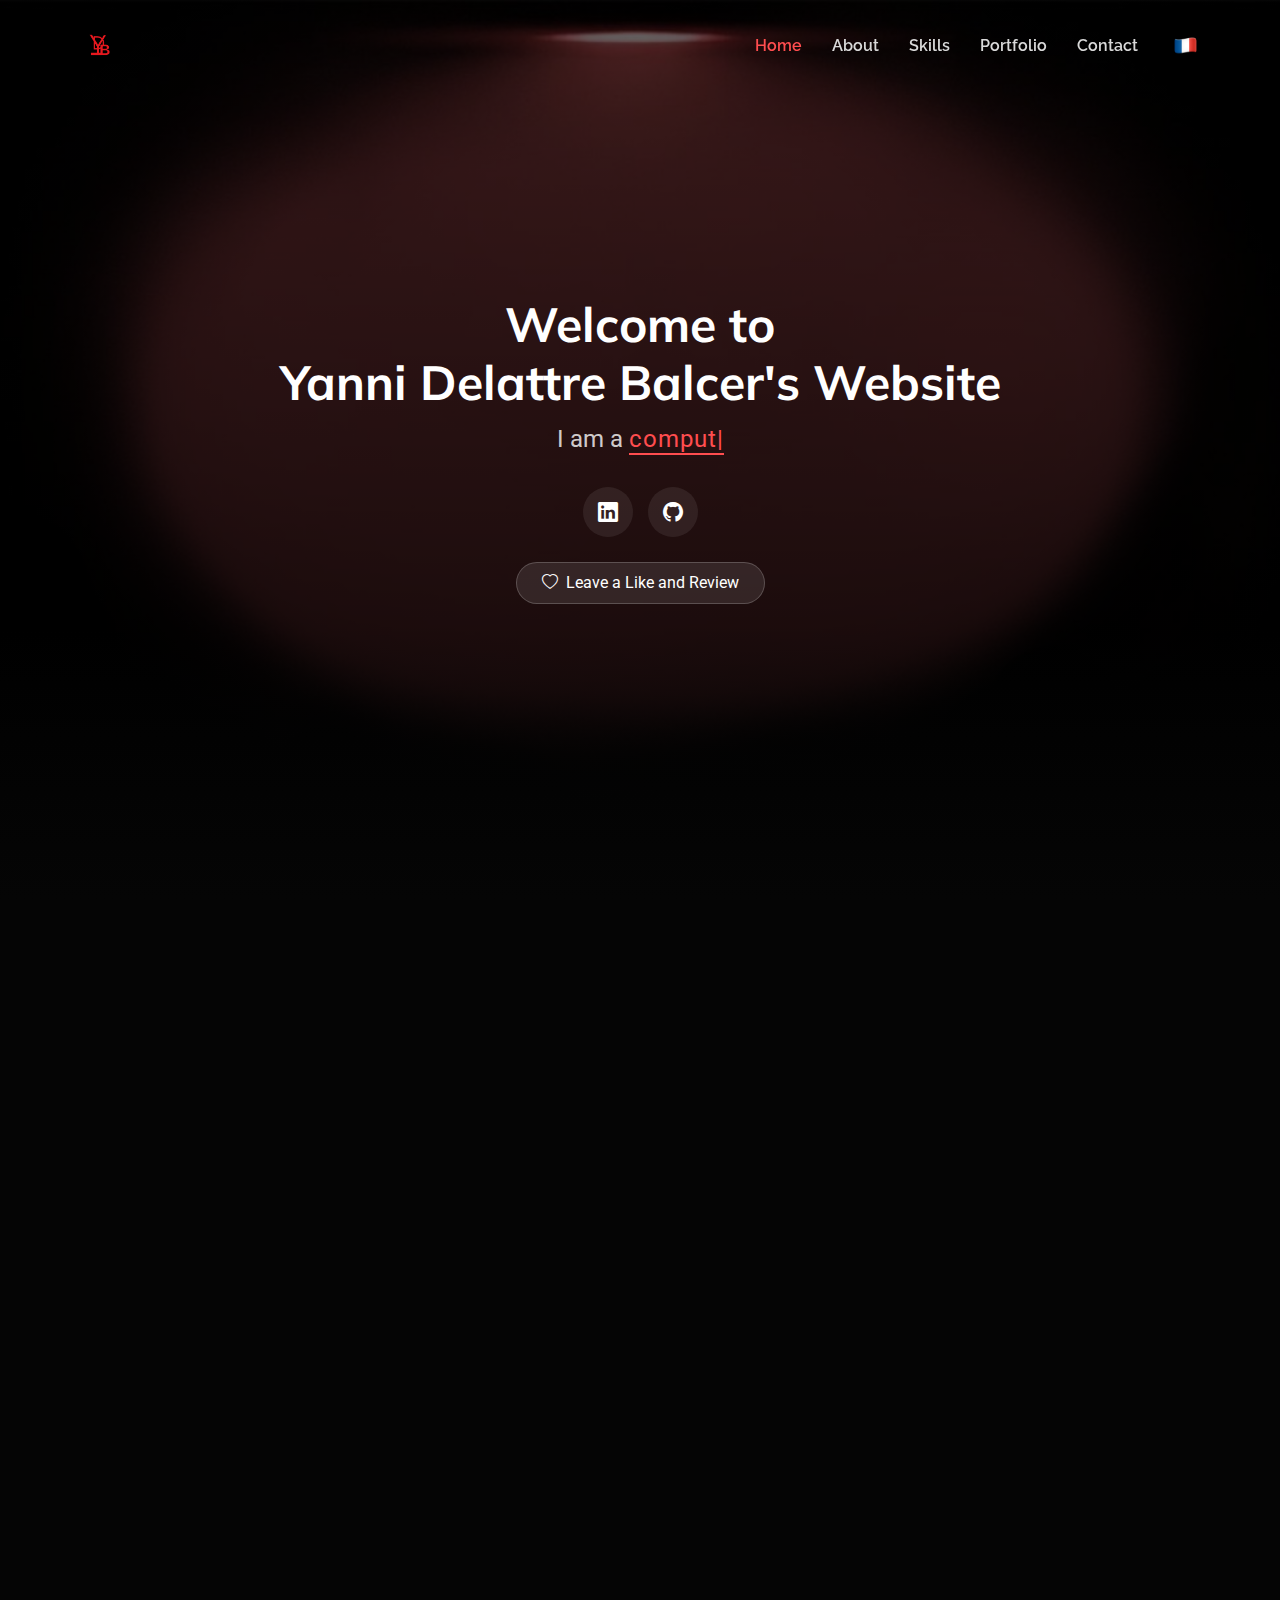
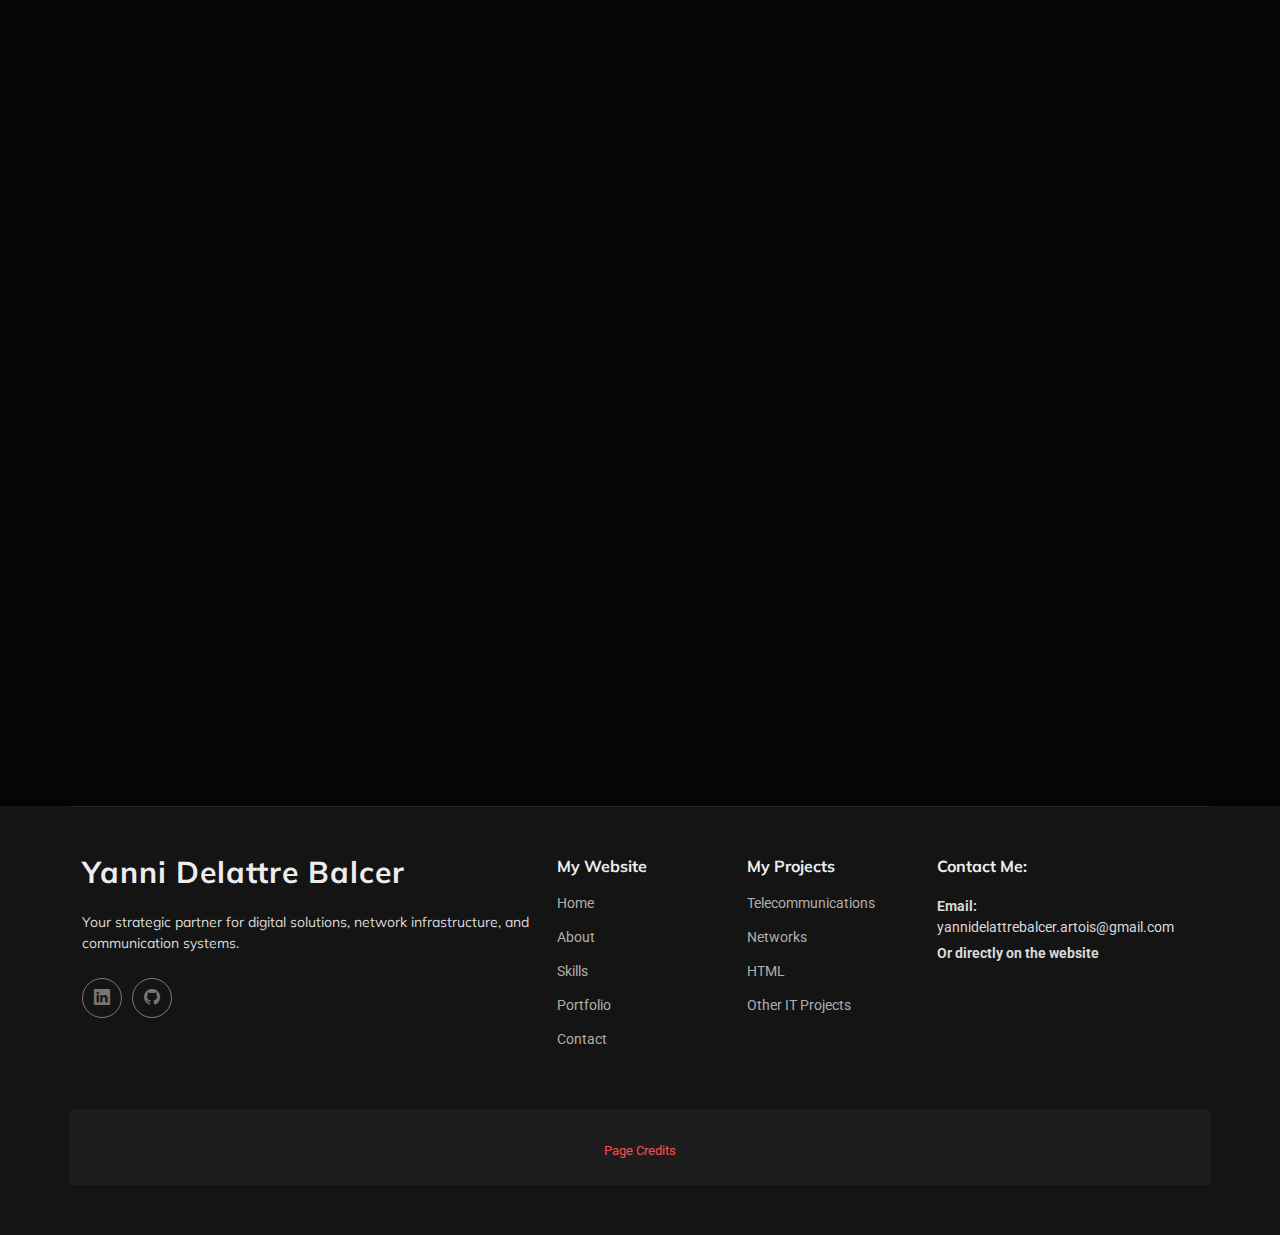
<file: index_en.html>
<!DOCTYPE html>
<html lang="en">

<!-- ========================================
     HEAD - METADATA AND RESOURCES
     ======================================== -->
<head>
  <meta charset="utf-8">
  <meta content="width=device-width, initial-scale=1.0" name="viewport">
  <title>Yanni Delattre Balcer's Website</title>
  <meta name="description" content="">
  <meta name="keywords" content="">

  <!-- Favicons -->
  <link href="assets/img/favicon.png" rel="icon">
  <link href="assets/img/apple-touch-icon.png" rel="apple-touch-icon">

  <!-- Google Fonts -->
  <link href="https://fonts.googleapis.com" rel="preconnect">
  <link href="https://fonts.gstatic.com" rel="preconnect" crossorigin>
  <link href="https://fonts.googleapis.com/css2?family=Roboto:ital,wght@0,100;0,300;0,400;0,500;0,700;0,900;1,100;1,300;1,400;1,500;1,700;1,900&family=Raleway:ital,wght@0,100;0,200;0,300;0,400;0,500;0,600;0,700;0,800;0,900;1,100;1,200;1,300;1,400;1,500;1,600;1,700;1,800;1,900&family=Mulish:ital,wght@0,200;0,300;0,400;0,500;0,600;0,700;0,800;0,900;1,200;1,300;1,400;1,500;1,600;1,700;1,800;1,900&display=swap" rel="stylesheet">

  <!-- Vendor CSS Files -->
  <link href="assets/vendor/bootstrap/css/bootstrap.min.css" rel="stylesheet">
  <link href="assets/vendor/bootstrap-icons/bootstrap-icons.css" rel="stylesheet">
  <link href="assets/vendor/aos/aos.css" rel="stylesheet">
  <link href="assets/vendor/glightbox/css/glightbox.min.css" rel="stylesheet">
  <link href="assets/vendor/swiper/swiper-bundle.min.css" rel="stylesheet">

  <!-- Main CSS File -->
  <link href="assets/css/main.css" rel="stylesheet">
</head>
<!-- END HEAD -->

<!-- ========================================
     BODY - MAIN CONTENT
     ======================================== -->
<body class="index-page">  

  <!-- ========================================
       HEADER - MAIN NAVIGATION
       ======================================== -->
  <header id="header" class="header d-flex align-items-center fixed-top">
    <div class="container-fluid container-xl position-relative d-flex align-items-center">

      <!-- Logo -->
      <a href="index_en.html" class="logo d-flex align-items-center me-auto">
        <img src="assets/img/favicon.png" alt="My logo">
      </a>

      <!-- Navigation Menu -->
      <nav id="navmenu" class="navmenu">
        <ul>
          <li><a href="#hero" class="active"></a></li>
          <li><a href="#Home">Home</a></li>
          <li><a href="#About">About</a></li>
          <li><a href="#Skills">Skills</a></li>
          <li><a href="#Portfolio">Portfolio</a></li>
          <li><a href="#contact">Contact</a></li>
          
          <!-- Language Selector -->
          <li class="d-flex align-items-center">
             <a href="index.html" title="Traduire en français" style="padding-left: 20px; display: flex; align-items: center;">
                <img src="assets/img/fr-flag.png" alt="Français" class="nav-flag" style="width: 25px; height: 25px; border-radius: 50%; object-fit: cover;">
             </a>
          </li>
        </ul>
        <i class="mobile-nav-toggle d-xl-none bi bi-list"></i>
      </nav>

    </div>
  </header>
  <!-- END HEADER -->

  <!-- ========================================
       MAIN - MAIN SITE CONTENT
       ======================================== -->
  <main class="main">

    <!-- ========================================
         HOME / HERO SECTION
         ======================================== -->
    <section id="Home" class="hero section dark-background">
      <!-- Background Image -->
      <img src="assets/img/profile/profile-bg-5.webp" alt="" data-aos="fade-in">

      <div class="container" data-aos="fade-up" data-aos-delay="100">
        <div class="row justify-content-center">
          <div class="col-lg-8 text-center">
            
            <!-- Welcome Title -->
            <h2 class="welcome-title">Welcome to <br> Yanni Delattre Balcer's Website</h2>
            <p>I am a <span class="typed" data-typed-items="computer networking and telecommunications student"></span></p>
            
            <!-- Social Links -->
            <div class="social-links">
              <a href="https://www.linkedin.com/in/yanni-delattre-balcer-73bb573a3/"><i class="bi bi-linkedin"></i></a>
              <a href="https://github.com/Yanni-Delattre-Balcer"><i class="bi bi-github"></i></a>
            </div>

            <!-- Like Button and Review -->
            <div class="cta-container">
              <div id="btn-like-action" class="custom-btn">
                <i id="h-icon" class="bi bi-heart"></i>
                <span id="btn-text">Leave a Like and Review</span>
              </div>
            </div>
          </div>
        </div>
      </div>

      <!-- Modal for Review Form -->
      <div id="like-modal" class="modal-overlay">
        <div class="modal-content">
          <h4>Thank you for visiting! 😊</h4>
          <p class="modal-subtitle">Leave a review to validate your like.</p>
          
          <!-- Review Form -->
          <form id="contact-like-form" action="https://formspree.io/f/xkogwqpw" method="POST" class="feedback-form">
            <input type="hidden" name="_subject" value="New Portfolio Review - Yanni">
            <input type="text" name="nom_prenom" placeholder="First & Last Name (Optional)">
            <input type="text" name="metier" placeholder="Profession (Optional)">
            <label>Your review is required *</label>
            <textarea name="commentaire" placeholder="What did you think of my portfolio?" required rows="4"></textarea>
            <button type="submit" id="submit-btn">Validate like and review</button>
          </form>
          
          <div class="modal-footer">
            <span id="close-modal">Cancel</span>
          </div>
        </div>
      </div>
    </section>
    <!-- END HOME SECTION -->

    <!-- ========================================
         ABOUT SECTION
         ======================================== -->
    <section id="About" class="about section">
      <!-- Section Title -->
      <div class="container section-title" data-aos="fade-up">
         <span class="subtitle">About Me</span>
      </div>

      <div class="container" data-aos="fade-up" data-aos-delay="100">
        <div class="row gy-5">
          
          <!-- Profile Card (left column) -->
          <div class="col-lg-4" data-aos="zoom-in" data-aos-delay="150">
            <div class="profile-card">
              <!-- Profile Header -->
              <div class="profile-header">
                <div class="profile-avatar">
                   <img src="assets/img/profile/profile-square-3.webp" class="img-fluid" alt="">
                  <div class="status-indicator"></div>
                </div>
                <h3>Yanni Delattre Balcer</h3>
                <span class="role">First-Year Networking & Telecom Student</span>
                
                <!-- Star Rating -->
                <div class="rating">
                  <i class="bi bi-star-fill"></i><i class="bi bi-star-fill"></i><i class="bi bi-star-fill"></i><i class="bi bi-star-fill"></i><i class="bi bi-star"></i>
                  <span>4/5</span>
                  <span> My profile shows a <strong>4/5 stars</strong> rating. This score is based on my actual academic grades.</span>
                </div>
              </div>

              <!-- Profile Statistics -->
              <div class="profile-stats">
                <div class="stat-item"><h4>3</h4><p>Projects</p></div>
                <div class="stat-item"><h4>+1</h4><p>Bachelor's Degree</p></div>
                <div class="stat-item"><h4>5</h4><p>Certifications</p></div>
              </div>

              <!-- Action Buttons -->
              <div class="profile-actions">
                 <a href="assets/CV/CV_Yanni_Delattre_Balcer.pdf" class="btn-primary" download><i class="bi bi-download"></i>Download my Resume</a>
                <a href="mailto:yannidelattrebalcer.artois@gmail.com" class="btn-secondary"><i class="bi bi-envelope"></i> Contact Me</a>
              </div>

              <!-- Social Links -->
              <div class="social-connect">
                 <a href="https://www.linkedin.com/in/yanni-delattre-balcer-73bb573a3/"><i class="bi bi-linkedin"></i></a>
                <a href="https://github.com/Yanni-Delattre-Balcer"><i class="bi bi-github"></i></a>
              </div>
            </div>
          </div>

          <!-- Detailed Information (right column) -->
          <div class="col-lg-8" data-aos="fade-left" data-aos-delay="200">
            <div class="content-wrapper">
              
              <!-- Biography Section -->
              <div class="bio-section">
                <div class="section-tag">About Me</div>
                <h2>Administer, Connect, Secure: Network Architecture in Service of Cybersecurity</h2>
                <p>Passionate about IT and technology. Today, my Bachelor's degree in Networking & Telecommunications places me at the heart of the field: I don't just learn theory, I practice hands-on to master network administration, enterprise connectivity, and high-performance IT tool development.</p>
                <p>My goal? Build a solid foundation to pursue a Master's degree or even Ph.D. in cybersecurity, with the ultimate aim of working in penetration testing. Naturally curious, I constantly seek to understand systems in depth and stay current with certifications to become a versatile professional capable of protecting the infrastructures I'm learning to build.</p>
              </div>

              <!-- Details Grid -->
              <div class="details-grid">
                <div class="detail-item" data-aos="fade-up" data-aos-delay="250">
                  <i class="bi bi-briefcase"></i>
                   <div class="detail-content"><span>Completed:</span><strong>High School Diploma, specializing in Mathematics & Computer Science | Obtained.</strong></div>
                </div>
                <div class="detail-item" data-aos="fade-up" data-aos-delay="300">
                  <i class="bi bi-mortarboard"></i>
                  <div class="detail-content"><span>Bachelor's Level: </span><strong>Bachelor's in Networks & Telecommunications:<br>In progress (First year).</strong></div>
                </div>
                <div class="detail-item" data-aos="fade-up" data-aos-delay="350">
                  <i class="bi bi-geo-alt"></i>
                  <div class="detail-content"><span>Location</span><strong>France</strong></div>
                 </div>
                <div class="detail-item" data-aos="fade-up" data-aos-delay="100">
                  <i class="bi bi-envelope"></i>
                  <div class="detail-content"><span>Email</span><strong><a href="mailto:yannidelattrebalcer.artois@gmail.com">yannidelattrebalcer.artois@gmail.com</a></strong></div>
                </div>
                <div class="detail-item" data-aos="fade-up" data-aos-delay="150">
                  <i class="bi bi-car-front"></i>
                  <div class="detail-content"><span>Mobility:</span><strong>Driver's License (Class B)</strong></div>
                </div>
                <div class="detail-item" data-aos="fade-up" data-aos-delay="200">
                  <i class="bi bi-calendar-check"></i>
                  <div class="detail-content"><span>Availability:</span><strong>Thursday afternoons and weekends</strong></div>
               </div>
              </div>
            </div>
          </div>
        </div>
      </div>
    </section>
    <!-- END ABOUT SECTION -->

    <!-- ========================================
         EXPERIENCE & EDUCATION SECTION
         ======================================== -->
    <section id="About2" class="resume section">
      <div class="container section-title" data-aos="fade-up"></div>

      <div class="container" data-aos="fade-up" data-aos-delay="100">
        <div class="row gy-5">
          
          <!-- Professional Experience (left column) -->
          <div class="col-lg-6">
            <div class="experience-section">
              <!-- Section Header -->
              <div class="section-header" data-aos="fade-right" data-aos-delay="200">
                <div class="header-content">
                  <span class="section-badge">Experience</span>
                  <h2>Professional Experience:</h2>
                 </div>
              </div>

              <!-- Experience Cards -->
              <div class="experience-cards">
                <!-- Experience 1: Swiss Life France -->
                <div class="exp-card" data-aos="zoom-in" data-aos-delay="350">
                   <div class="card-header">
                    <div class="company-logo"><i class="bi bi-buildings"></i></div>
                  </div>
                  <div class="card-body">
                    <h3>Swiss Life France</h3>
                    <p class="company-name">Roubaix</p>
                    <span class="duration">2022</span>
                    <p class="description">During my sophomore year, I completed an observation internship within the IT department, which allowed me to discover the challenges of web development and broaden my understanding of digital careers. This immersion was pivotal, but it was particularly my conversation with Swiss Life's Cybersecurity Manager that confirmed my vocation. This meeting clarified my professional goals and motivated my orientation toward cybersecurity and penetration testing.</p>
                  </div>
                </div>

                <!-- Experience 2: City Hall -->
                <div class="exp-card" data-aos="zoom-in" data-aos-delay="400">
                  <div class="card-header">
                     <div class="company-logo"><i class="bi bi-buildings"></i></div>
                  </div>
                  <div class="card-body">
                     <h3>City Hall</h3>
                    <p class="company-name">Loison-sous-Lens</p>
                    <span class="duration">2021</span>
                    <p class="description">During my ninth grade year, I completed an observation internship within the IT department of Loison-sous-Lens City Hall. This experience gave me insight into municipal organization and the operational management of an IT infrastructure (incident resolution, user support). This initial immersion was decisive and reinforced my choice to pursue Computer Science specialization in high school.</p>
                  </div>
                </div>
              </div>
            </div>
          </div>

          <!-- Educational Background (right column) -->
          <div class="col-lg-6">
            <div class="education-section">
              <!-- Section Header -->
              <div class="section-header" data-aos="fade-left" data-aos-delay="200">
                <div class="header-content">
                  <span class="section-badge">Education</span>
                  <h2>Academic Journey:</h2>
                </div>
              </div>

              <!-- Education Timeline -->
              <div class="education-timeline" data-aos="fade-left" data-aos-delay="300">
                <div class="timeline-track">
                  
                  <!-- Step 1: Bachelor's Degree -->
                  <div class="timeline-item">
                    <div class="timeline-marker"><i class="bi bi-mortarboard-fill"></i></div>
                    <div class="timeline-content">
                      <div class="education-meta">
                        <span class="year-range">2025 - 2026</span>
                         <span class="degree-level">Bachelor's Degree</span>
                      </div>
                      <h4>Bachelor's in Networks & Telecommunications (R&T).</h4>
                      <p class="institution">IUT of Béthune</p>
                       <p class="description">Currently in my first year of the Networking & Telecommunications Bachelor's program, I plan to specialize in Cybersecurity for my final two years of study.</p>
                      <div class="achievement">
                      <i class="bi bi-award"></i>
                      <span>In progress</span>
                     </div>
                    </div>
                  </div>

                  <!-- Step 2: High School Diploma -->
                  <div class="timeline-item">
                    <div class="timeline-marker"><i class="bi bi-book"></i></div>
                    <div class="timeline-content">
                      <div class="education-meta">
                         <span class="year-range">2022 - 2025</span>
                        <span class="degree-level">High School Graduate</span>
                      </div>
                      <h4>General High School Diploma, specializing in Mathematics and Computer Science (NSI).</h4>
                       <p class="institution">Saint-Paul Private High School in Lens</p>
                      <p class="description">Holder of a general high school diploma (2025). I pursued specializations in Mathematics, Computer Science, and Physics-Chemistry in junior year, then continued with Mathematics and Computer Science in senior year.</p>
                      <div class="achievement">
                      <i class="bi bi-award"></i>
                      <span>Obtained</span>
                     </div>
                    </div>
                  </div>

                  <!-- Step 3: Certifications -->
                  <div class="timeline-item">
                    <div class="timeline-marker"><i class="bi bi-patch-check-fill"></i></div>
                    <div class="timeline-content">
                      <div class="education-meta">
                         <span class="year-range">2021 - 2026</span>
                        <span class="degree-level">Certifications</span>
                      </div>
                      <h4>Professional Certifications</h4>
                      
                      <!-- Certifications List -->
                      <div class="certifications-list">
                         <div class="cert-item">
                          <span class="cert-name">PIX Middle School</span>
                          <a href="assets/pdf-certif/certification-pix-20220506.pdf" class="btn-primary"><i class="bi bi-download"></i> Download certificate</a>
                          <span class="cert-year">2022</span>
                      </div>
                        <div class="cert-item">
                          <span class="cert-name">PIX High School</span>
                           <a href="assets/pdf-certif/certification-pix-20250305.pdf" class="btn-primary"><i class="bi bi-download"></i> Download certificate</a>
                          <span class="cert-year">2025</span>
                        </div>
                        <div class="cert-item">
                           <span class="cert-name">Python Essentials 1</span>
                          <a href="assets/pdf-certif/Python_Essentials_1_certificate_yanni_delattrebalcer-ens-univ-artois-fr_e6ef381d-e548-45f5-90a5-058106e39b07.pdf" class="btn-primary"><i class="bi bi-download"></i> Download certificate</a>
                          <span class="cert-year">2025</span>
                        </div>
                        <div class="cert-item">
                          <span class="cert-name">Python Essentials 2</span>
                          <a href="assets/pdf-certif/Python_Essentials_2_certificate_yanni_delattrebalcer-ens-univ-artois-fr_51223ea2-42cb-4685-9687-3b9ffb284f8b.pdf" class="btn-primary"><i class="bi bi-download"></i> Download certificate</a>
                           <span class="cert-year">2025</span>
                        </div>
                        <div class="cert-item">
                          <span class="cert-name">CCNA: Switching, Routing, and Wireless Essentials (SRWE) (in progress)</span>
                          <span class="cert-year">2025</span>
                        </div>
                      </div>
                    </div>
                  </div>
                </div>
              </div>
            </div>
          </div>
        </div>
      </div>
    </section>
    <!-- END EXPERIENCE & EDUCATION SECTION -->

    <!-- ========================================
         SKILLS SECTION
         ======================================== -->
    <section id="Skills" class="about section">
      <!-- Title and Introduction -->
      <div class="container section-title" data-aos="fade-up">
        <span class="subtitle text-center d-block">My Skills</span>
        <p class="text-center mx-auto" style="max-width: 900px;">
          Currently pursuing a Bachelor's in Networks & Telecommunications at IUT Béthune, I'm developing technical skills in system administration, network architecture, and software development. The indicators below represent my current proficiency level based on my academic performance. The 'EXC' mentions indicate modules whose evaluations are still in progress and for which no grade is yet calculable.
          <br><br>
          <em style="color: #ff4a4a;">💡 Tip: Some skills are clickable and redirect to associated projects in my portfolio.</em>
        </p>
      </div>
      
      <div class="container">
        <div class="row justify-content-center">
          <div class="col-lg-10" data-aos="fade-up" data-aos-delay="200">
            <div class="content-wrapper">
              <div class="bio-section">
                <div class="skills-showcase">
                  
                  <!-- Validated Skills -->
                  <div class="section-tag mb-4">Validated Skills:</div>
                  
                  <div class="skills-list skills-animation mb-5">
                    <!-- Skill 1 -->
                    <div class="skill-item mb-3">
                      <div class="skill-info d-flex justify-content-between">
                        <span class="skill-name">General and Technical English:</span>
                        <span class="skill-percent">83%</span>
                      </div>
                      <div class="progress">
                        <div class="progress-bar" role="progressbar" style="width: 83%" aria-valuenow="83" aria-valuemin="0" aria-valuemax="100"></div>    
                      </div>
                    </div>

                    <!-- Skill 2 -->
                    <div class="skill-item mb-3">
                      <div class="skill-info d-flex justify-content-between">
                        <span class="skill-name">Operating Systems Fundamentals:</span>
                        <span class="skill-percent">80%</span>
                      </div>
                      <div class="progress">
                        <div class="progress-bar" role="progressbar" style="width: 80%" aria-valuenow="80" aria-valuemin="0" aria-valuemax="100"></div>    
                      </div>
                    </div>

                    <!-- Skill 3 -->
                    <div class="skill-item mb-3">
                      <div class="skill-info d-flex justify-content-between">
                        <span class="skill-name">Programming Fundamentals:</span>
                        <span class="skill-percent">77%</span>
                      </div>
                      <div class="progress">
                        <div class="progress-bar" role="progressbar" style="width: 77%" aria-valuenow="77" aria-valuemin="0" aria-valuemax="100"></div>
                      </div>
                    </div>

                    <!-- Skill 4 -->
                    <div class="skill-item mb-3">
                      <div class="skill-info d-flex justify-content-between">
                        <span class="skill-name">
                          <a href="#Portfolio" data-filter=".filter-digital" style="color: inherit; text-decoration: none; cursor: pointer;">
                            <i class="bi bi-lightbulb-fill"></i>
                            Network Principles and Architecture:
                          </a>
                        </span>
                        <span class="skill-percent">75%</span>
                      </div>
                      <div class="progress">
                        <div class="progress-bar" role="progressbar" style="width: 75%" aria-valuenow="75" aria-valuemin="0" aria-valuemax="100"></div>
                      </div>
                    </div>

                    <!-- Skill 5 -->
                    <div class="skill-item mb-3">
                      <div class="skill-info d-flex justify-content-between">
                        <span class="skill-name">Signal Processing Mathematics:</span>
                        <span class="skill-percent">72%</span>
                      </div>
                      <div class="progress">
                        <div class="progress-bar" role="progressbar" style="width: 72%" aria-valuenow="72" aria-valuemin="0" aria-valuemax="100"></div>    
                      </div>
                    </div>

                    <!-- Skill 6 -->
                    <div class="skill-item mb-3">
                      <div class="skill-info d-flex justify-content-between">
                        <span class="skill-name">
                          <a href="#Portfolio" data-filter=".filter-creative" style="color: inherit; text-decoration: none; cursor: pointer;">
                            <i class="bi bi-lightbulb-fill"></i>
                            Discovering Transmission Systems:
                          </a>
                        </span>
                        <span class="skill-percent">68%</span>
                      </div>
                      <div class="progress">
                        <div class="progress-bar" role="progressbar" style="width: 68%" aria-valuenow="68" aria-valuemin="0" aria-valuemax="100"></div> 
                      </div>
                    </div>

                    <!-- Skill 7 -->
                    <div class="skill-item mb-3">
                      <div class="skill-info d-flex justify-content-between">
                        <span class="skill-name">Analog Electronics Fundamentals:</span>
                        <span class="skill-percent">64%</span>
                      </div>
                      <div class="progress">
                        <div class="progress-bar" role="progressbar" style="width: 64%" aria-valuenow="64" aria-valuemin="0" aria-valuemax="100"></div>
                      </div>
                    </div>

                    <!-- Skill 8 -->
                    <div class="skill-item mb-3">
                      <div class="skill-info d-flex justify-content-between">
                        <span class="skill-name">
                          <a href="#Portfolio" data-filter=".filter-creative" style="color: inherit; text-decoration: none; cursor: pointer;">
                            <i class="bi bi-lightbulb-fill"></i>
                            Transmission Media:
                          </a>
                        </span>
                        <span class="skill-percent">63%</span>
                      </div>
                      <div class="progress">
                        <div class="progress-bar" role="progressbar" style="width: 63%" aria-valuenow="63" aria-valuemin="0" aria-valuemax="100"></div>
                      </div>
                    </div>

                    <!-- Skill 9 -->
                    <div class="skill-item mb-3">
                      <div class="skill-info d-flex justify-content-between">
                        <span class="skill-name">
                          <a href="#Portfolio" data-filter=".filter-strategy" style="color: inherit; text-decoration: none; cursor: pointer;">
                            <i class="bi bi-lightbulb-fill"></i>
                            Introduction to Web Technologies:
                          </a>
                        </span>
                        <span class="skill-percent">63%</span>
                      </div>
                      <div class="progress">
                        <div class="progress-bar" role="progressbar" style="width: 63%" aria-valuenow="63" aria-valuemin="0" aria-valuemax="100"></div>    
                      </div>
                    </div>

                    <!-- Skill 10 -->
                    <div class="skill-item mb-3">
                      <div class="skill-info d-flex justify-content-between">
                        <span class="skill-name">Digital Systems Architecture:</span>
                        <span class="skill-percent">53%</span>
                      </div>
                      <div class="progress">
                        <div class="progress-bar" role="progressbar" style="width: 53%" aria-valuenow="53" aria-valuemin="0" aria-valuemax="100"></div>
                      </div>
                    </div>

                    <!-- Skill 11 -->
                    <div class="skill-item mb-3">
                      <div class="skill-info d-flex justify-content-between">
                        <span class="skill-name">Project Management:</span>
                        <span class="skill-percent">43%</span>
                      </div>
                      <div class="progress">
                        <div class="progress-bar" role="progressbar" style="width: 43%" aria-valuenow="43" aria-valuemin="0" aria-valuemax="100"></div>    
                      </div>
                    </div>
                  </div>

                  <!-- Skills Under Evaluation (EXC) -->
                  <div class="section-tag mb-4">Skills Under Evaluation (EXC):</div>
                  
                  <div class="skills-list">
                    <!-- EXC Skill 1 -->
                    <div class="skill-item mb-3">
                      <div class="skill-info d-flex justify-content-between">
                        <span class="skill-name">
                          <a href="#Portfolio" data-filter=".filter-digital" style="color: inherit; text-decoration: none; cursor: pointer;">
                            <i class="bi bi-lightbulb-fill"></i>
                            Introduction to Computer Networks:
                          </a>
                        </span>
                        <span class="skill-percent">EXC</span>
                      </div>
                      <div class="progress"><div class="progress-bar" role="progressbar" style="width: 0%" aria-valuenow="0"></div></div>
                    </div>

                    <!-- EXC Skill 2 -->
                    <div class="skill-item mb-3">
                      <div class="skill-info d-flex justify-content-between">
                        <span class="skill-name">IT Hygiene and Cybersecurity:</span>
                        <span class="skill-percent">EXC</span>
                      </div>
                      <div class="progress"><div class="progress-bar" role="progressbar" style="width: 0%" aria-valuenow="0"></div></div>
                    </div>

                    <!-- EXC Skill 3 -->
                    <div class="skill-item mb-3">
                      <div class="skill-info d-flex justify-content-between">
                        <span class="skill-name">
                          <a href="#Portfolio" data-filter=".filter-digital" style="color: inherit; text-decoration: none; cursor: pointer;">
                            <i class="bi bi-lightbulb-fill"></i>
                            Local Networks and Active Equipment:
                          </a>
                        </span>
                        <span class="skill-percent">EXC</span>
                      </div>
                      <div class="progress"><div class="progress-bar" role="progressbar" style="width: 0%" aria-valuenow="0"></div></div>
                    </div>

                    <!-- EXC Skill 4 -->
                    <div class="skill-item mb-3">
                      <div class="skill-info d-flex justify-content-between">
                        <span class="skill-name">Personal and Professional Project:</span>
                        <span class="skill-percent">EXC</span>
                      </div>
                      <div class="progress"><div class="progress-bar" role="progressbar" style="width: 0%" aria-valuenow="0"></div></div>
                    </div>

                    <!-- EXC Skill 5 -->
                    <div class="skill-item mb-3">
                      <div class="skill-info d-flex justify-content-between">
                        <span class="skill-name">Online Self-Presentation:</span>
                        <span class="skill-percent">EXC</span>
                      </div>
                      <div class="progress"><div class="progress-bar" role="progressbar" style="width: 0%" aria-valuenow="0"></div></div>
                    </div>

                    <!-- EXC Skill 6 -->
                    <div class="skill-item mb-3">
                      <div class="skill-info d-flex justify-content-between">
                        <span class="skill-name">Data Processing:</span>
                        <span class="skill-percent">EXC</span>
                      </div>
                      <div class="progress"><div class="progress-bar" role="progressbar" style="width: 0%" aria-valuenow="0"></div></div>
                    </div>

                    <!-- EXC Skill 7 -->
                    <div class="skill-item mb-3">
                      <div class="skill-info d-flex justify-content-between">
                        <span class="skill-name">
                          <a href="#Portfolio" data-filter=".filter-digital" style="color: inherit; text-decoration: none; cursor: pointer;">
                            <i class="bi bi-lightbulb-fill"></i>
                            Getting Started with Computer Networks:
                          </a>
                        </span>
                        <span class="skill-percent">EXC</span>
                      </div>
                      <div class="progress"><div class="progress-bar" role="progressbar" style="width: 0%" aria-valuenow="0"></div></div>
                    </div>
                  </div>
                </div>
              </div>
            </div>
          </div>
        </div>
      </div>
    </section>
    <!-- END SKILLS SECTION -->

    <!-- ========================================
     PORTFOLIO SECTION
     ======================================== -->
<section id="Portfolio" class="portfolio section">

  <!-- Section Title -->
  <div class="container section-title" data-aos="fade-up">
    <span class="subtitle">Portfolio</span>
    <h2>Portfolio</h2>
    <p>Here's a selection of projects completed in academic and extracurricular contexts.</p>
  </div>

  <div class="container" data-aos="fade-up" data-aos-delay="100">

    <div class="isotope-layout" data-default-filter="*" data-layout="masonry" data-sort="original-order">
      
      <!-- Portfolio Filters -->
      <ul class="portfolio-filters isotope-filters" data-aos="fade-up" data-aos-delay="200">
        <li data-filter="*" class="filter-active">Show All</li>
        <li data-filter=".filter-creative">Telecommunications</li>
        <li data-filter=".filter-digital">Networks</li>
        <li data-filter=".filter-strategy">HTML</li>
        <li data-filter=".filter-development">Other IT Projects</li>
      </ul>

      <!-- Project Grid -->
      <div class="row gy-4 isotope-container" data-aos="fade-up" data-aos-delay="300">
        
        <!-- PROJECT 1 - Telecommunications -->
        <div class="col-lg-4 col-md-6 portfolio-item isotope-item filter-creative">
          <div class="portfolio-card">
            <div class="portfolio-image-container">
               <img src="assets/img/portfolio/portfolio-1.webp" alt="Creative Project" class="img-fluid" loading="lazy">
              <div class="portfolio-overlay">
                <div class="portfolio-info">
                  <span class="project-category">R&T Projects: Networks, Systems and Transmissions</span>
                  <h4>(Completed) Feasibility analysis and simulation (Matlab/LTspice) of a 75 Ω coaxial transmission line. Study of attenuation and propagation delay over 5m and 20m. (Not translated into English)</h4>
                </div>
                <div class="portfolio-actions">
                  <a href="assets/partie-projet/Analyse de la réponse fréquentielle et de l'atténuation d'un câble coaxial.pdf" class="portfolio-details">
                    <i class="bi bi-arrow-right"></i>
                  </a>
                </div>
              </div>
            </div>
            <div class="portfolio-meta">
              <div class="project-tags">
                <span class="tag">Telecommunications</span>
              </div>
              <div class="project-year">2025</div>
            </div>
          </div>
        </div>

        <!-- PROJECT 2 - Networks -->
        <div class="col-lg-4 col-md-6 portfolio-item isotope-item filter-digital">
          <div class="portfolio-card">
            <div class="portfolio-image-container">
              <img src="assets/img/portfolio/portfolio-2.webp" alt="Digital Project" class="img-fluid" loading="lazy">
              <div class="portfolio-overlay">
                <div class="portfolio-info">
                  <span class="project-category">R&T Projects: Enterprise Network Design and Virtualization</span>
                  <h4>(In Progress) I will design and deploy a complete network infrastructure, from planning (Gantt chart, equipment selection) to technical implementation. The project will include a simulation phase to validate configurations, followed by deployment on virtual machines with installation of critical services (Web, DHCP, DNS). Proper functioning will be validated through frame analysis and documented via Jupyter reports.</h4>
                </div>
                <div class="portfolio-actions">
                </div>
              </div>
            </div>
            <div class="portfolio-meta">
              <div class="project-tags">
                <span class="tag">Networks</span>
              </div>
              <div class="project-year">2026</div>
            </div>
          </div>
        </div>

        <!-- PROJECT 3 - HTML -->
        <div class="col-lg-4 col-md-6 portfolio-item isotope-item filter-strategy">
          <div class="portfolio-card">
            <div class="portfolio-image-container">
              <img src="assets/img/portfolio/portfolio-3.webp" alt="Strategy Project" class="img-fluid" loading="lazy">
              <div class="portfolio-overlay">
                <div class="portfolio-info">
                    <span class="project-category">Personal Project: Professional Website.</span>
                  <h4>(In Progress) Creating a modern interface for this hair salon and beauty institute located in Loison-sous-Lens. The goal is to showcase their dual expertise (unisex hairdressing and aesthetic treatments) through an intuitive website facilitating access to pricing and practical information.</h4>
                </div>
                <div class="portfolio-actions">
                  <a href="assets/partie-projet/index_en.html" class="portfolio-details">
                    <i class="bi bi-arrow-right"></i>
                  </a>
                </div>
              </div>
            </div>
           <div class="portfolio-meta">
              <div class="project-tags">
                <span class="tag">HTML</span>
              </div>
              <div class="project-year">2025</div>
            </div>
           </div>
        </div>

        <!-- PROJECT 4 - Development -->
        <div class="col-lg-4 col-md-6 portfolio-item isotope-item filter-development">
          <div class="portfolio-card">
            <div class="portfolio-image-container">
              <img src="assets/img/portfolio/portfolio-4.webp" alt="Development Project" class="img-fluid" loading="lazy">
              <div class="portfolio-overlay">
                <div class="portfolio-info">
                  <span class="project-category">Personal Project: 3D Modeling</span>
                  <h4>(Completed) I modeled a residence and its future extension using SketchUp and Sweet Home 3D. This work simulated the project integration for the city hall application, while providing homeowners with a concrete visualization of the final result. My plans then served as technical support for craftsmen during construction.</h4>
                </div>
                <div class="portfolio-actions">
                  <a href="assets/partie-projet/maison_en.html" class="portfolio-details">
                    <i class="bi bi-arrow-right"></i>
                  </a>
                </div>
              </div>
            </div>
            <div class="portfolio-meta">
              <div class="project-tags">
                <span class="tag">Architecture</span>
              </div>
              <div class="project-year">2021</div>
            </div>
          </div>
        </div>

        <!-- PROJECT 5 - Creative -->
        <div class="col-lg-4 col-md-6 portfolio-item isotope-item filter-creative">
          <div class="portfolio-card">
            <div class="portfolio-image-container">
              <div class="portfolio-overlay">
                <div class="portfolio-info">
                  <span class="project-category">Upcoming Project</span>
                  <h4></h4>
                </div>
                <div class="portfolio-actions">
                </div>
              </div>
            </div>
            <div class="portfolio-meta">
              <div class="project-tags">
              </div>
              <div class="project-year"></div>
            </div>
          </div>
        </div>

        <!-- PROJECT 6 - Digital -->
        <div class="col-lg-4 col-md-6 portfolio-item isotope-item filter-creative">
          <div class="portfolio-card">
            <div class="portfolio-image-container">
              <div class="portfolio-overlay">
                <div class="portfolio-info">
                  <span class="project-category">Upcoming Project</span>
                  <h4></h4>
                </div>
                <div class="portfolio-actions">
                </div>
              </div>
            </div>
            <div class="portfolio-meta">
              <div class="project-tags">
              </div>
              <div class="project-year"></div>
            </div>
          </div>
        </div>
      </div>
    </div>
  </div>
</section>
<!-- END PORTFOLIO SECTION -->

<!-- ========================================
     CONTACT SECTION
     ======================================== -->
<section id="contact" class="contact section">

  <!-- Section Title -->
<div class="container section-title" data-aos="fade-up">
  <span class="subtitle">Contact</span>
  <h2>Get in Touch</h2>
  <p>
    Feel free to send me a message for any questions regarding my Bachelor's degree in Networking & Telecommunications or for internship opportunities.
    <br><br>
    <strong style="color: red; text-decoration: underline;">Important note:</strong> 
    This form submission is protected by anti-spam security. After completing this security verification, don't forget to click the 'Send' button again. 
    If successful, you'll see the following message on your screen: <strong>"Thank you! The form was submitted successfully."</strong> This confirms that your message has reached me.
  </p>
</div>
  
  <div class="container">
    <div class="row gy-4">

      <!-- Contact Information (left column) -->
      <div class="col-lg-4">
        <!-- Location -->
        <div class="info-item d-flex" data-aos="fade-up" data-aos-delay="200">
          <div class="icon-wrapper">
            <i class="bi bi-geo-alt"></i>
          </div>
          <div>
            <h3>Location</h3>
            <p>62 (Pas-de-Calais), France</p>
          </div>
        </div>
        
        <!-- Email -->
        <div class="info-item d-flex" data-aos="fade-up" data-aos-delay="300">
          <div class="icon-wrapper">
            <i class="bi bi-envelope"></i>
          </div>
          <div>
            <h3>Email</h3>
            <p>yannidelattrebalcer.artois@gmail.com</p>
          </div>
        </div>
      </div>
      
      <!-- Contact Form (right column) -->
      <div class="col-lg-8">
        <form action="https://formspree.io/f/xkogwqpw" method="POST" class="contact-form" data-aos="fade-up" data-aos-delay="400">
          <div class="row gy-4">
            <!-- Name Field -->
            <div class="col-md-6">
              <input type="text" name="name" class="form-control" placeholder="Your Name" required>
            </div>
            <!-- Email Field -->
            <div class="col-md-6">
              <input type="email" name="email" class="form-control" placeholder="Your Email" required>
            </div>
            <!-- Subject Field -->
            <div class="col-md-12">
              <input type="text" name="subject" class="form-control" placeholder="Subject" required>
            </div>
            <!-- Message Field -->
            <div class="col-md-12">
              <textarea class="form-control" name="message" rows="6" placeholder="Message" required></textarea>
            </div>
            <!-- Submit Button -->
            <div class="col-md-12 text-center">
              <button type="submit" style="background: #ff4a4a; border: 0; padding: 10px 30px; color: #fff; transition: 0.4s; border-radius: 4px; cursor: pointer;">Send Message</button>
            </div>
          </div>
        </form>
      </div>
    </div>
  </div>
</section>
<!-- END CONTACT SECTION -->

</main>
<!-- END MAIN -->

<!-- ========================================
     FOOTER
     ======================================== -->
<footer id="footer" class="footer">

  <!-- Main Footer Content -->
  <div class="container footer-top">
    <div class="row gy-4">
      
      <!-- Presentation (column 1) -->
      <div class="col-lg-5 col-md-12 footer-about">
        <a href="index_en.html" class="logo d-flex align-items-center">
           <span class="sitename">Yanni Delattre Balcer</span>
        </a>
        <p>Your strategic partner for digital solutions, network infrastructure, and communication systems.</p>
        
        <!-- Footer Social Links -->
        <div class="social-links d-flex mt-4">
          <a href="https://www.linkedin.com/in/yanni-delattre-balcer-73bb573a3/"><i class="bi bi-linkedin"></i></a>
          <a href="https://github.com/Yanni-Delattre-Balcer"><i class="bi bi-github"></i></a>
        </div>
      </div>

      <!-- Site Links (column 2) -->
      <div class="col-lg-2 col-6 footer-links">
        <h4>My Website</h4>
        <ul>
          <li><a href="#Home">Home</a></li>
          <li><a href="#About">About</a></li>
          <li><a href="#Skills">Skills</a></li>
          <li><a href="#Portfolio">Portfolio</a></li>
          <li><a href="#contact">Contact</a></li>
        </ul>
      </div>

      <!-- My Projects (column 3) -->
      <div class="col-lg-2 col-6 footer-links">
        <h4>My Projects</h4>
        <ul>
          <li><a href="#Portfolio" data-filter=".filter-creative">Telecommunications</a></li>
          <li><a href="#Portfolio" data-filter=".filter-digital">Networks</a></li>
          <li><a href="#Portfolio" data-filter=".filter-strategy">HTML</a></li>
          <li><a href="#Portfolio" data-filter=".filter-development">Other IT Projects</a></li>
        </ul>
      </div>

      <!-- Contact Information (column 4) -->
      <div class="col-lg-3 col-md-12 footer-contact text-center text-md-start">
        <h4>Contact Me:</h4>
        <p><strong>Email:</strong> <span>yannidelattrebalcer.artois@gmail.com</span></p>
        <p><strong>Or directly on the website</strong></p>
      </div>
    </div>
  </div>

  <!-- Copyright and Credits -->
  <div class="container copyright text-center mt-4">
    <div class="credits">
    <a href="page-crédits_en.html">Page Credits</a>
    </div>
  </div>

</footer>
<!-- END FOOTER -->

<!-- Scroll to Top Button -->
<a href="#" id="scroll-top" class="scroll-top d-flex align-items-center justify-content-center"><i class="bi bi-arrow-up-short"></i></a>

<!-- Preloader (loading animation) -->
<div id="preloader"></div>

<!-- ========================================
     JAVASCRIPT SCRIPTS - LIBRARIES
     ======================================== -->
<script src="assets/vendor/bootstrap/js/bootstrap.bundle.min.js"></script>
<script src="assets/vendor/aos/aos.js"></script>
<script src="assets/vendor/typed.js/typed.umd.js"></script>
<script src="assets/vendor/waypoints/noframework.waypoints.js"></script>
<script src="assets/vendor/glightbox/js/glightbox.min.js"></script>
<script src="assets/vendor/imagesloaded/imagesloaded.pkgd.min.js"></script>
<script src="assets/vendor/isotope-layout/isotope.pkgd.min.js"></script>
<script src="assets/vendor/swiper/swiper-bundle.min.js"></script>

<!-- Main Script -->
<script src="assets/js/main.js"></script>

</body>
<!-- END BODY -->
</html>
</file>
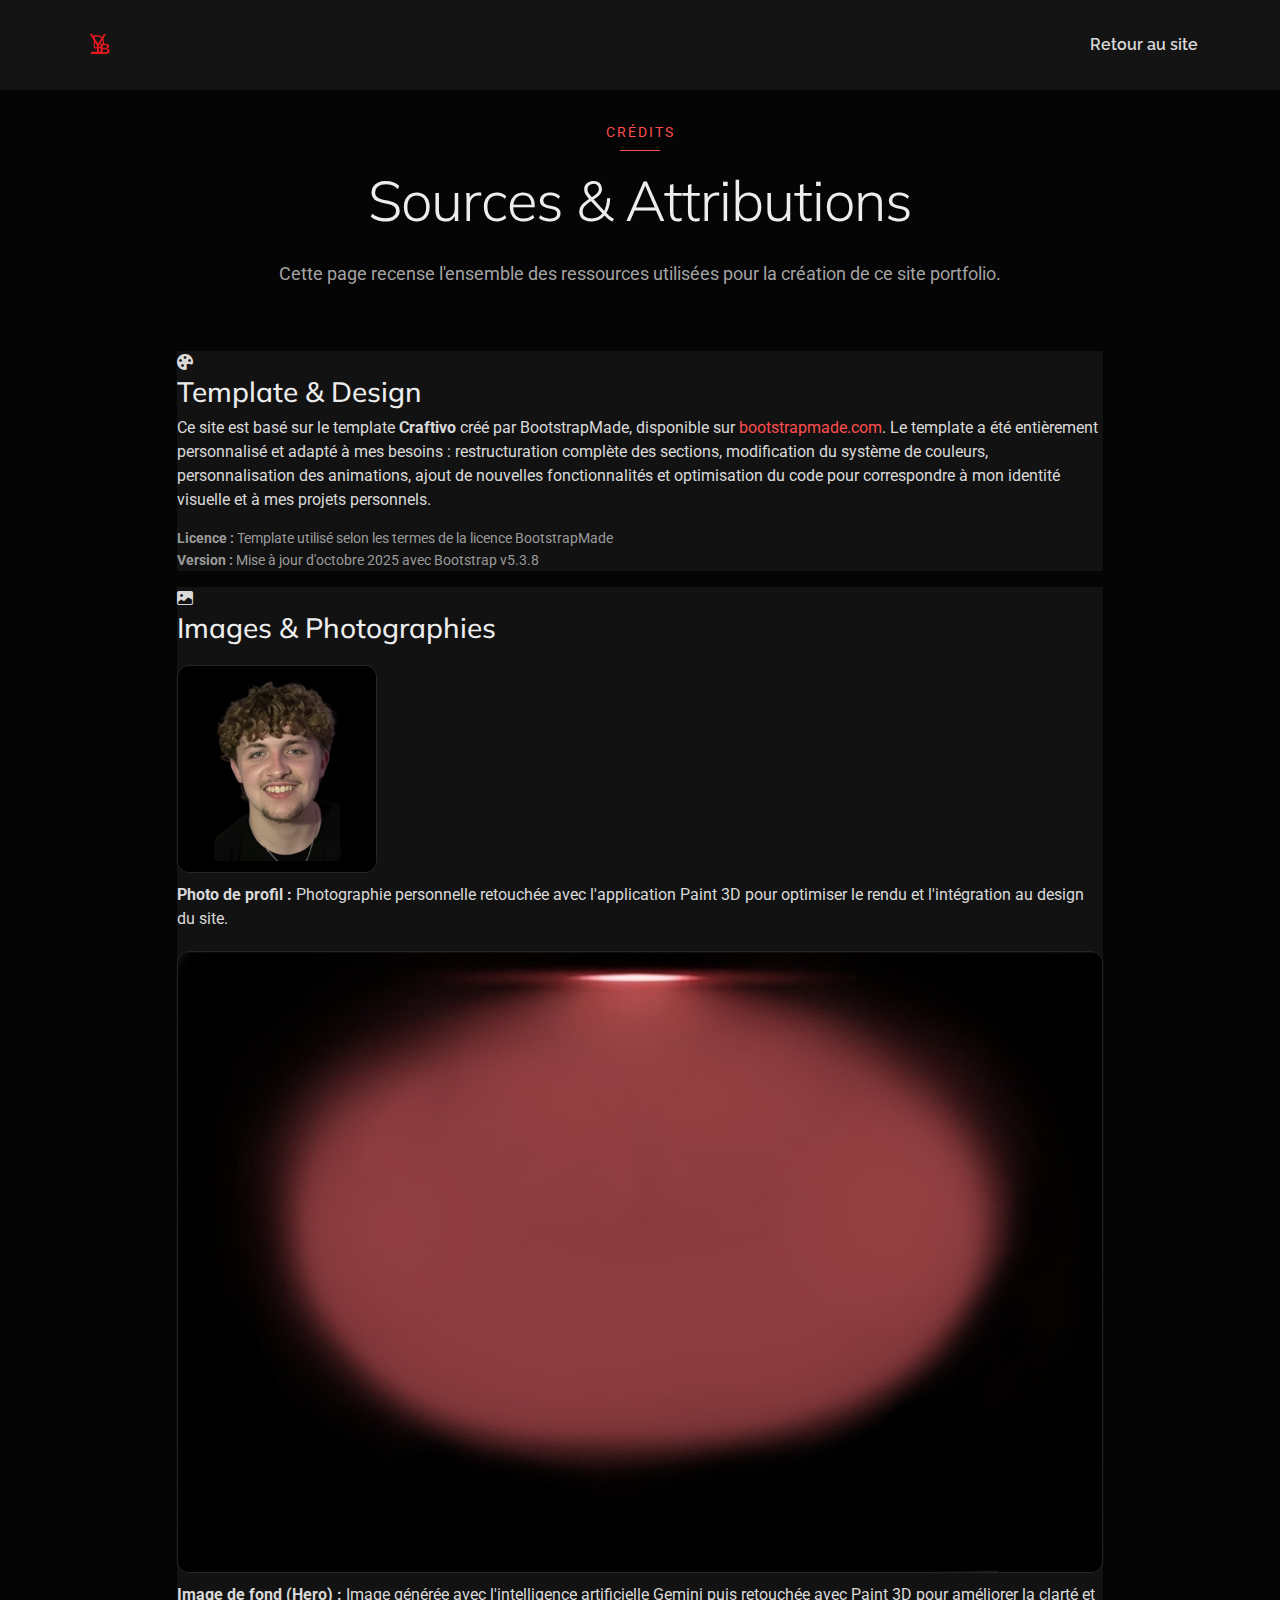
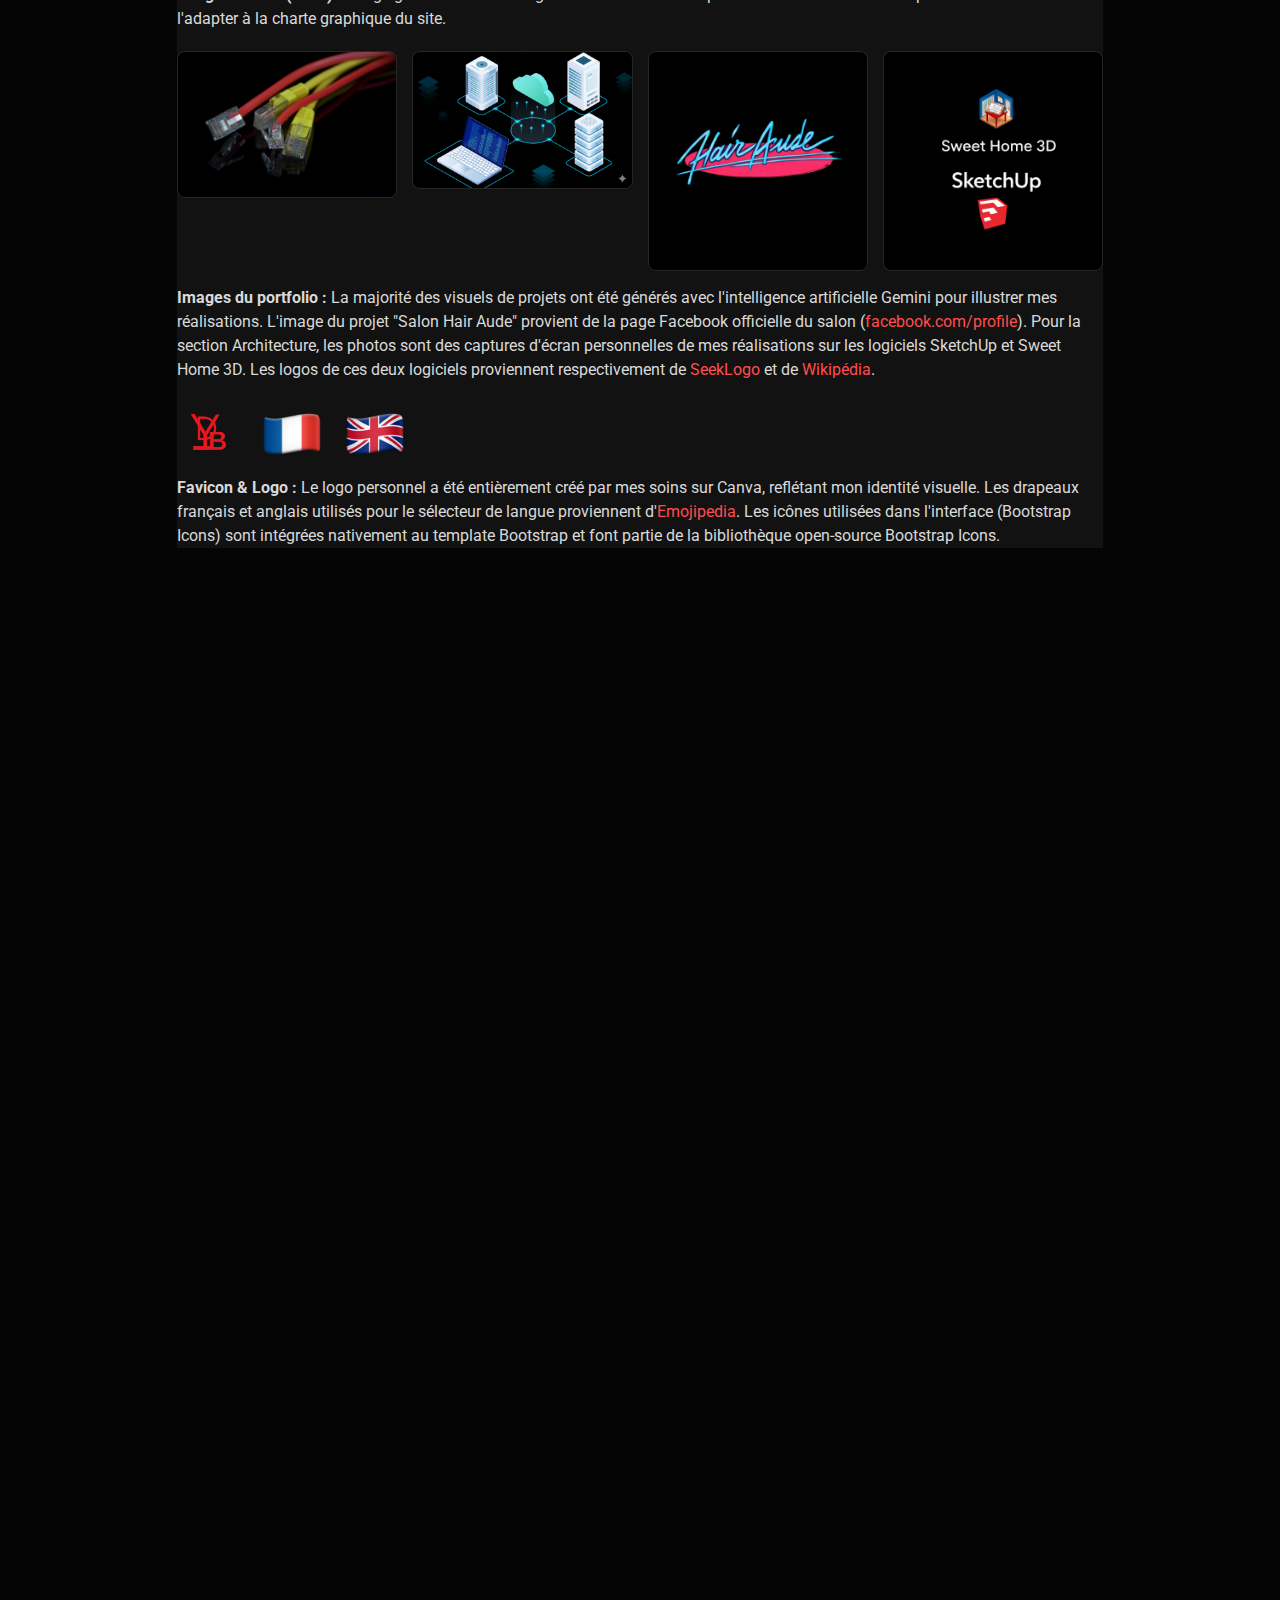
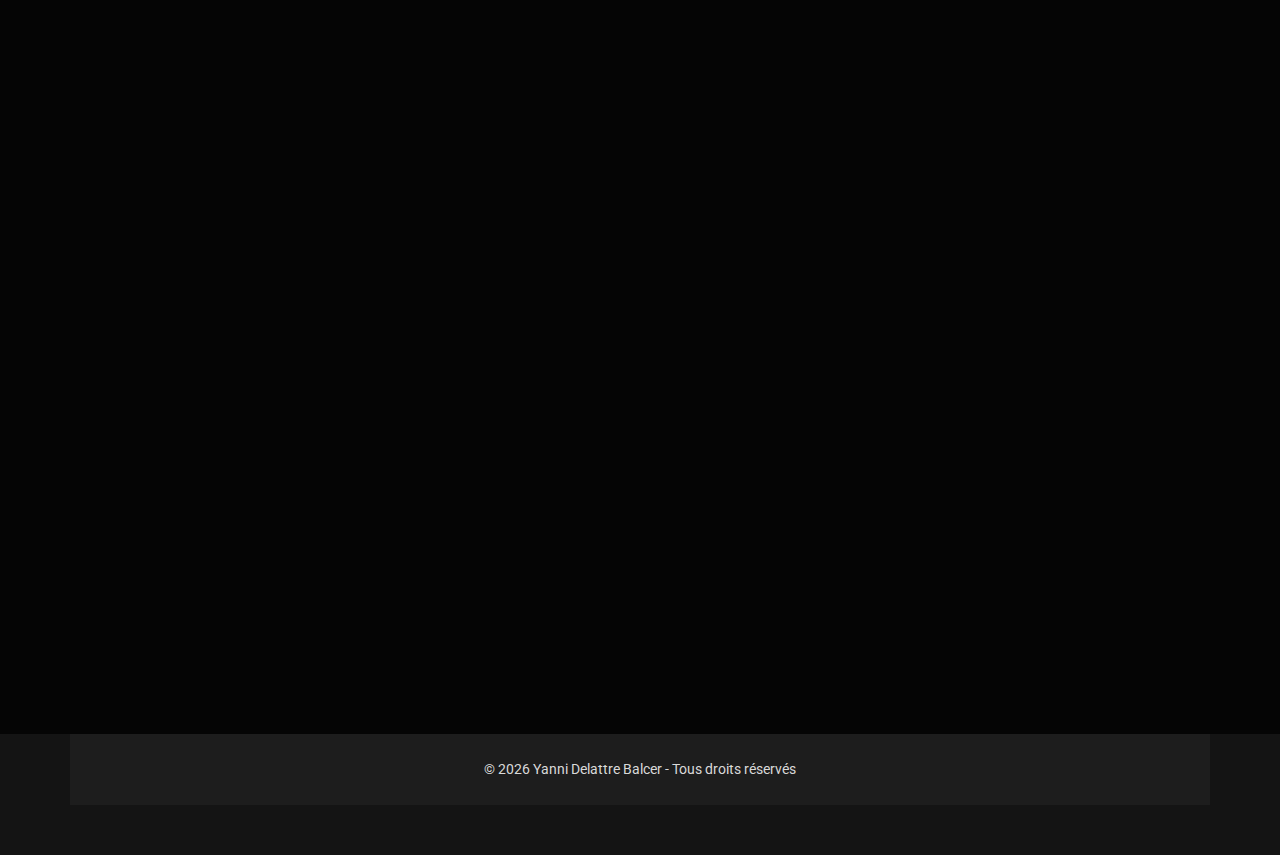
<file: page-credits.html>
<!DOCTYPE html>
<html lang="fr">

<head>
  <meta charset="utf-8">
  <meta content="width=device-width, initial-scale=1.0" name="viewport">
  <title>Crédits - Yanni Delattre Balcer</title>
  <meta name="description" content="Crédits et sources du site portfolio">

  <!-- Favicons -->
  <link href="assets/img/favicon.png" rel="icon">
  <link href="assets/img/apple-touch-icon.png" rel="apple-touch-icon">

  <!-- Google Fonts -->
  <link href="https://fonts.googleapis.com" rel="preconnect">
  <link href="https://fonts.gstatic.com" rel="preconnect" crossorigin>
  <link href="https://fonts.googleapis.com/css2?family=Roboto:ital,wght@0,100;0,300;0,400;0,500;0,700;0,900&family=Raleway:ital,wght@0,100;0,200;0,300;0,400;0,500;0,600;0,700;0,800;0,900&family=Mulish:ital,wght@0,200;0,300;0,400;0,500;0,600;0,700;0,800;0,900&display=swap" rel="stylesheet">

  <!-- Vendor CSS Files -->
  <link href="assets/vendor/bootstrap/css/bootstrap.min.css" rel="stylesheet">
  <link href="assets/vendor/bootstrap-icons/bootstrap-icons.css" rel="stylesheet">
  <link href="assets/vendor/aos/aos.css" rel="stylesheet">

  <!-- Main CSS File -->
  <link href="assets/css/main.css" rel="stylesheet">
</head>

<body>

  <!-- HEADER -->
  <header id="header" class="header d-flex align-items-center fixed-top">
    <div class="container-fluid container-xl position-relative d-flex align-items-center">
      <a href="index.html" class="logo d-flex align-items-center me-auto">
        <img src="assets/img/favicon.png" alt="Mon logo">
      </a>
      <nav id="navmenu" class="navmenu">
        <ul>
          <li><a href="index.html">Retour au site</a></li>
        </ul>
        <i class="mobile-nav-toggle d-xl-none bi bi-list"></i>
      </nav>
    </div>
  </header>

  <!-- MAIN CONTENT -->
  <main class="main" style="padding-top: 120px; padding-bottom: 80px; min-height: 100vh;">
    
    <!-- Titre de la page -->
    <div class="container section-title" data-aos="fade-up">
      <span class="subtitle">Crédits</span>
      <h2>Sources & Attributions</h2>
      <p>Cette page recense l'ensemble des ressources utilisées pour la création de ce site portfolio.</p>
    </div>

    <div class="container">
      <div class="row justify-content-center">
        <div class="col-lg-10">

          <!-- SECTION 1: Template & Design -->
          <div class="exp-card" data-aos="fade-up" data-aos-delay="100">
            <div class="card-header">
              <div class="company-logo"><i class="bi bi-palette-fill"></i></div>
            </div>
            <div class="card-body">
              <h3>Template & Design</h3>
              
              <p class="description">
                Ce site est basé sur le template <strong>Craftivo</strong> créé par BootstrapMade, disponible sur <a href="https://bootstrapmade.com/craftivo-bootstrap-portfolio-template/" target="_blank">bootstrapmade.com</a>. Le template a été entièrement personnalisé et adapté à mes besoins : restructuration complète des sections, modification du système de couleurs, personnalisation des animations, ajout de nouvelles fonctionnalités et optimisation du code pour correspondre à mon identité visuelle et à mes projets personnels.
              </p>
              
              <p class="description" style="margin-top: 15px; font-size: 0.9em; color: color-mix(in srgb, var(--default-color), transparent 30%);">
                <strong>Licence :</strong> Template utilisé selon les termes de la licence BootstrapMade<br>
                <strong>Version :</strong> Mise à jour d'octobre 2025 avec Bootstrap v5.3.8
              </p>
            </div>
          </div>

          <!-- SECTION 2: Images & Photos -->
          <div class="exp-card" data-aos="fade-up" data-aos-delay="200">
            <div class="card-header">
              <div class="company-logo"><i class="bi bi-image-fill"></i></div>
            </div>
            <div class="card-body">
              <h3>Images & Photographies</h3>
              
              <!-- Photo de profil -->
              <div style="margin: 20px 0;">
                <img src="assets/img/profile/profile-square-3.webp" alt="Photo de profil" 
                     style="max-width: 200px; height: auto; border-radius: 12px; border: 1px solid color-mix(in srgb, var(--default-color), transparent 90%);">
                <p class="description" style="margin-top: 10px;">
                  <strong>Photo de profil :</strong> Photographie personnelle retouchée avec l'application Paint 3D pour optimiser le rendu et l'intégration au design du site.
                </p>
              </div>

              <!-- Image de fond Hero -->
              <div style="margin: 20px 0;">
                <img src="assets/img/profile/profile-bg-5.webp" alt="Image de fond" 
                     style="max-width: 100%; height: auto; border-radius: 12px; border: 1px solid color-mix(in srgb, var(--default-color), transparent 90%);">
                <p class="description" style="margin-top: 10px;">
                  <strong>Image de fond (Hero) :</strong> Image générée avec l'intelligence artificielle Gemini puis retouchée avec Paint 3D pour améliorer la clarté et l'adapter à la charte graphique du site.
                </p>
              </div>

              <!-- Images du portfolio -->
              <div style="margin: 20px 0;">
                <div style="display: grid; grid-template-columns: repeat(auto-fit, minmax(150px, 1fr)); gap: 15px;">
                  <img src="assets/img/portfolio/portfolio-1.webp" alt="Portfolio 1" 
                       style="width: 100%; height: auto; border-radius: 8px; border: 1px solid color-mix(in srgb, var(--default-color), transparent 90%);">
                  <img src="assets/img/portfolio/portfolio-2.webp" alt="Portfolio 2" 
                       style="width: 100%; height: auto; border-radius: 8px; border: 1px solid color-mix(in srgb, var(--default-color), transparent 90%);">
                  <img src="assets/img/portfolio/portfolio-3.webp" alt="Portfolio 3" 
                       style="width: 100%; height: auto; border-radius: 8px; border: 1px solid color-mix(in srgb, var(--default-color), transparent 90%);">
                  <img src="assets/img/portfolio/portfolio-4.webp" alt="Portfolio 4" 
                       style="width: 100%; height: auto; border-radius: 8px; border: 1px solid color-mix(in srgb, var(--default-color), transparent 90%);">
                </div>
                <p class="description" style="margin-top: 15px;">
                  <strong>Images du portfolio :</strong> La majorité des visuels de projets ont été générés avec l'intelligence artificielle Gemini pour illustrer mes réalisations. L'image du projet "Salon Hair Aude" provient de la page Facebook officielle du salon (<a href="https://www.facebook.com/profile.php?id=100063787214408" target="_blank">facebook.com/profile</a>). Pour la section Architecture, les photos sont des captures d'écran personnelles de mes réalisations sur les logiciels SketchUp et Sweet Home 3D. Les logos de ces deux logiciels proviennent respectivement de <a href="https://seeklogo.com/vector-logo/282937/sketchup" target="_blank">SeekLogo</a> et de <a href="https://fr.wikipedia.org/wiki/Fichier:SweetHome3DLogo.png" target="_blank">Wikipédia</a>.
                </p>
              </div>

              <!-- Favicon et icônes -->
              <div style="margin: 20px 0;">
                <img src="assets/img/favicon.png" alt="Favicon" 
                     style="width: 64px; height: auto; border-radius: 8px;">
                <img src="assets/img/fr-flag.png" alt="Drapeau français" 
                     style="width: 64px; height: auto; border-radius: 50%; margin-left: 15px;">
                <img src="assets/img/en-flag.png" alt="Drapeau anglais" 
                     style="width: 64px; height: auto; border-radius: 50%; margin-left: 15px;">
                <p class="description" style="margin-top: 10px;">
                  <strong>Favicon & Logo :</strong> Le logo personnel a été entièrement créé par mes soins sur Canva, reflétant mon identité visuelle. Les drapeaux français et anglais utilisés pour le sélecteur de langue proviennent d'<a href="https://emojipedia.org/fr/drapeau" target="_blank">Emojipedia</a>. Les icônes utilisées dans l'interface (Bootstrap Icons) sont intégrées nativement au template Bootstrap et font partie de la bibliothèque open-source Bootstrap Icons.
                </p>
              </div>
            </div>
          </div>

          <!-- SECTION 3: Bibliothèques & Frameworks -->
          <div class="exp-card" data-aos="fade-up" data-aos-delay="300">
            <div class="card-header">
              <div class="company-logo"><i class="bi bi-code-slash"></i></div>
            </div>
            <div class="card-body">
              <h3>Bibliothèques & Frameworks</h3>
              
              <p class="description">
                Ce site utilise plusieurs bibliothèques et frameworks modernes pour garantir une expérience utilisateur optimale. <strong>Bootstrap 5.3.8</strong> constitue la base du design responsive, permettant une adaptation parfaite sur tous les appareils. <strong>AOS (Animate On Scroll)</strong> gère les animations fluides lors du défilement de la page, apportant du dynamisme à la navigation. <strong>GLightbox</strong> permet d'afficher les images du portfolio en mode galerie avec zoom. <strong>Isotope</strong> assure le filtrage interactif des projets par catégorie. <strong>Swiper</strong> est utilisé pour créer des carrousels modernes et tactiles. <strong>Typed.js</strong> anime le texte de présentation avec un effet machine à écrire. Enfin, <strong>Waypoints</strong> détecte le défilement pour déclencher certaines animations au bon moment.
              </p>
              
              <p class="description" style="margin-top: 15px; font-size: 0.9em; color: color-mix(in srgb, var(--default-color), transparent 30%);">
                <strong>Technologies utilisées :</strong> Bootstrap 5.3.8, AOS, GLightbox, Isotope, Swiper, Typed.js, Waypoints
              </p>
            </div>
          </div>

          <!-- SECTION 4: Polices -->
          <div class="exp-card" data-aos="fade-up" data-aos-delay="400">
            <div class="card-header">
              <div class="company-logo"><i class="bi bi-fonts"></i></div>
            </div>
            <div class="card-body">
              <h3>Typographies</h3>
              
              <!-- Exemple de polices -->
              <div style="margin: 20px 0;">
                <div style="padding: 20px; background: color-mix(in srgb, var(--default-color), transparent 97%); border-radius: 8px; margin-bottom: 10px;">
                  <p style="font-family: 'Roboto', sans-serif; font-size: 1.1em; margin: 0;">Roboto - Texte principal : The quick brown fox jumps over the lazy dog</p>
                </div>
                <div style="padding: 20px; background: color-mix(in srgb, var(--default-color), transparent 97%); border-radius: 8px; margin-bottom: 10px;">
                  <p style="font-family: 'Mulish', sans-serif; font-size: 1.1em; margin: 0; font-weight: 700;">Mulish - Titres : The quick brown fox jumps over the lazy dog</p>
                </div>
                <div style="padding: 20px; background: color-mix(in srgb, var(--default-color), transparent 97%); border-radius: 8px;">
                  <p style="font-family: 'Raleway', sans-serif; font-size: 1.1em; margin: 0; font-weight: 600;">Raleway - Navigation : The quick brown fox jumps over the lazy dog</p>
                </div>
              </div>
              
              <p class="description">
                Les polices utilisées proviennent de Google Fonts et ont été sélectionnées pour leur complémentarité et leur lisibilité. <strong>Roboto</strong> a été choisie pour le corps de texte grâce à sa clarté exceptionnelle et sa neutralité, garantissant une lecture confortable même sur de longs paragraphes. <strong>Mulish</strong> apporte une touche moderne et dynamique aux titres avec ses formes arrondies et son caractère contemporain. <strong>Raleway</strong>, élégante et raffinée, est parfaite pour la navigation et les éléments d'interface, créant une hiérarchie visuelle harmonieuse.
              </p>
            </div>
          </div>

          <!-- SECTION 5: Services externes -->
          <div class="exp-card" data-aos="fade-up" data-aos-delay="500">
            <div class="card-header">
              <div class="company-logo"><i class="bi bi-cloud-fill"></i></div>
            </div>
            <div class="card-body">
              <h3>Services Externes</h3>
              
              <p class="description">
                Le formulaire de contact de ce site utilise <strong>Formspree</strong>, un service externe qui permet de gérer l'envoi des messages sans avoir besoin de développer un backend complexe. Cette solution sécurisée et fiable traite les soumissions de formulaires et les envoie directement par email. Le site est hébergé et déployé via un service d'hébergement web professionnel, garantissant une disponibilité optimale et des performances rapides. Le nom de domaine est géré par un registrar fiable assurant la continuité du service.
              </p>
            </div>
          </div>

          <!-- SECTION 6: Outils de développement -->
          <div class="exp-card" data-aos="fade-up" data-aos-delay="600">
            <div class="card-header">
              <div class="company-logo"><i class="bi bi-tools"></i></div>
            </div>
            <div class="card-body">
              <h3>Outils de Développement</h3>
              
              <p class="description">
                Pour créer ce site, j'ai utilisé <strong>Visual Studio Code</strong> comme éditeur de code. C'est un logiciel gratuit qui facilite l'écriture du code avec de la coloration et des suggestions. J'ai utilisé <strong>Git et GitHub</strong> pour sauvegarder mon travail et suivre les modifications au fil du temps. Pour retoucher mes images, j'ai utilisé <strong>Paint 3D</strong> qui m'a permis d'améliorer et d'adapter mes visuels. Les navigateurs web (Chrome, Firefox) m'ont beaucoup aidé avec leurs outils intégrés pour tester le site sur différentes tailles d'écran. Enfin, j'ai parfois demandé de l'aide à des <strong>IA comme Claude ou ChatGPT</strong> pour corriger des erreurs dans mon code, comprendre certaines fonctions, ou vérifier mon orthographe et ma grammaire.
              </p>
            </div>
          </div>

          <!-- SECTION 7: Inspirations & Ressources -->
          <div class="exp-card" data-aos="fade-up" data-aos-delay="700">
            <div class="card-header">
              <div class="company-logo"><i class="bi bi-lightbulb-fill"></i></div>
            </div>
            <div class="card-body">
              <h3>Inspirations & Ressources</h3>
              
              <p class="description">
                Pour réaliser ce site, je me suis appuyé sur plusieurs ressources utiles. J'ai consulté la <strong>documentation Bootstrap</strong> pour comprendre comment utiliser les différents éléments du template. Le site <strong>MDN Web Docs</strong> m'a aidé pour les questions sur le HTML et le CSS. J'ai aussi regardé d'autres portfolios sur internet pour trouver des idées de design. Quand je rencontrais un problème, je cherchais des solutions sur <strong>Stack Overflow</strong> ou je regardais des tutoriels YouTube. J'ai également utilisé des <strong>intelligences artificielles</strong> comme Claude et ChatGPT pour m'aider à corriger mes fautes d'orthographe, déboguer mon code quand quelque chose ne fonctionnait pas, et me donner des explications sur certaines notions que je ne comprenais pas bien.
              </p>
            </div>
          </div>

          <!-- SECTION 8: Remerciements -->
          <div class="exp-card" data-aos="fade-up" data-aos-delay="800">
            <div class="card-header">
              <div class="company-logo"><i class="bi bi-heart-fill"></i></div>
            </div>
            <div class="card-body">
              <h3>Remerciements</h3>
              
              <p class="description">
                Je souhaite remercier mon <strong>professeur de l'IUT de Béthune</strong> pour son cours et ses explications qui m'ont permis de comprendre les bases du développement web nécessaires à ce projet. Je remercie aussi toutes les personnes qui créent des outils gratuits et partagent leurs connaissances en ligne, ce qui nous permet d'apprendre et de progresser plus facilement.
              </p>
            </div>
          </div>

          <!-- Note finale -->
          <div class="text-center mt-5" data-aos="fade-up" data-aos-delay="900">
            <p style="color: var(--default-color); font-size: 0.9rem;">
              <i class="bi bi-info-circle"></i> Ce site a été créé avec passion dans le cadre de mon BUT Réseaux & Télécommunications.<br>
              Dernière mise à jour : Janvier 2026
            </p>
            <a href="index.html" class="btn-primary" style="display: inline-flex; align-items: center; gap: 10px; padding: 14px 28px; background: var(--accent-color); color: white; border-radius: 12px; text-decoration: none; margin-top: 20px;">
              <i class="bi bi-arrow-left"></i> Retour au site
            </a>
          </div>

        </div>
      </div>
    </div>

  </main>

  <!-- FOOTER -->
  <footer id="footer" class="footer">
    <div class="container copyright text-center mt-4">
      <p>© 2026 Yanni Delattre Balcer - Tous droits réservés</p>
    </div>
  </footer>

  <!-- Scripts -->
  <script src="assets/vendor/bootstrap/js/bootstrap.bundle.min.js"></script>
  <script src="assets/vendor/aos/aos.js"></script>
  <script src="assets/js/main.js"></script>

</body>
</html>
</file>
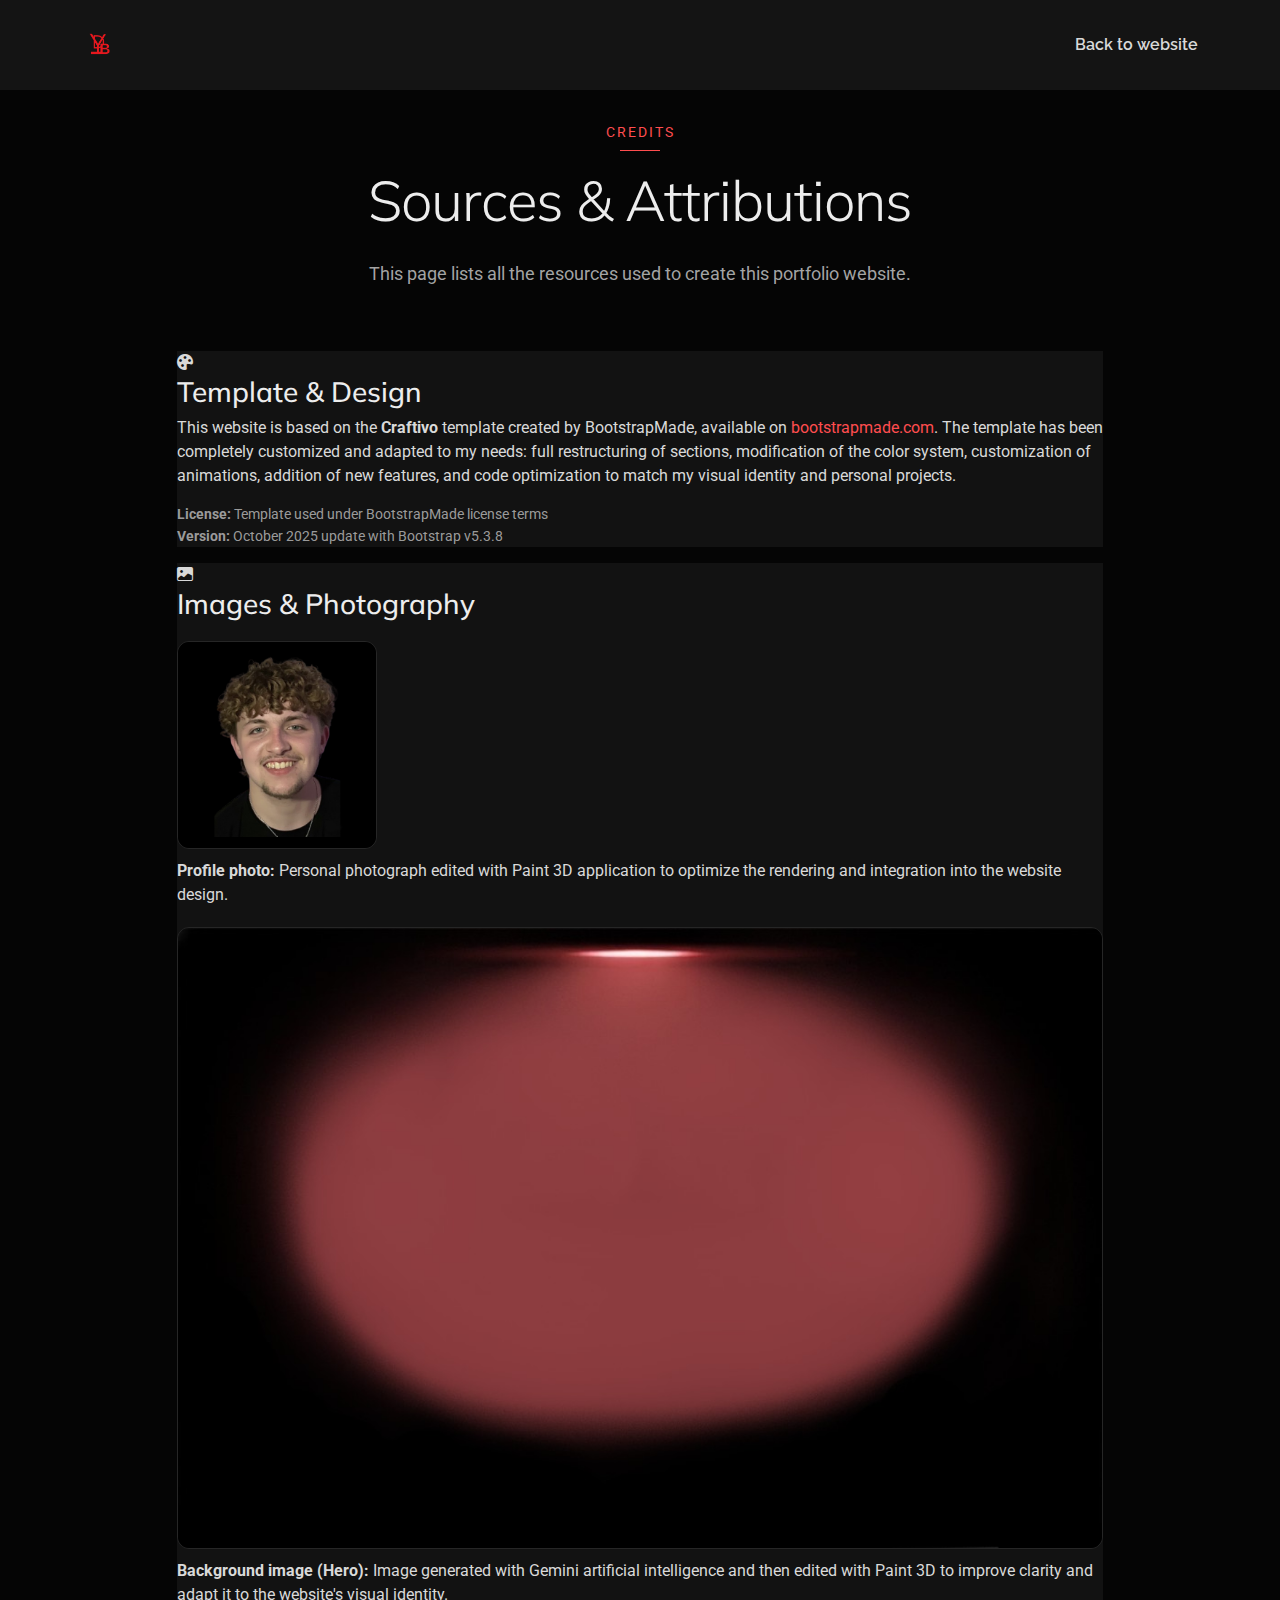
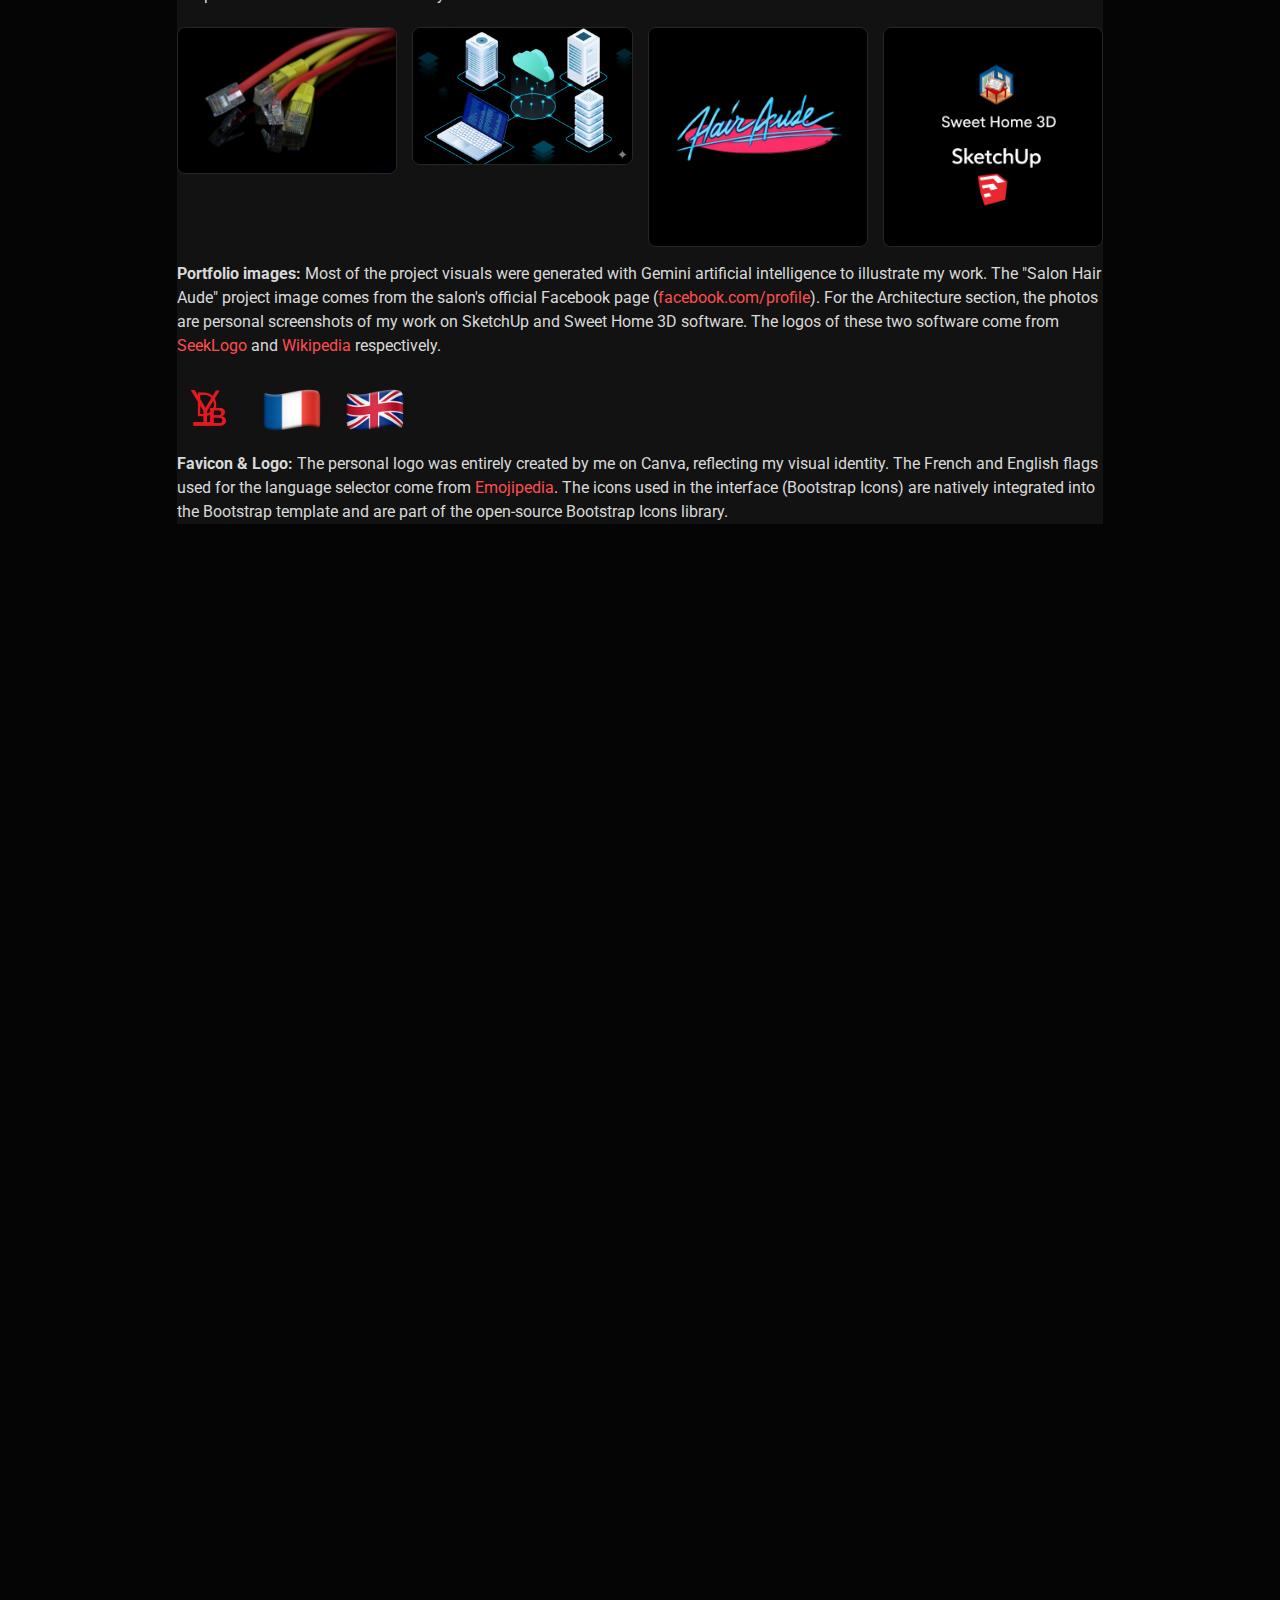
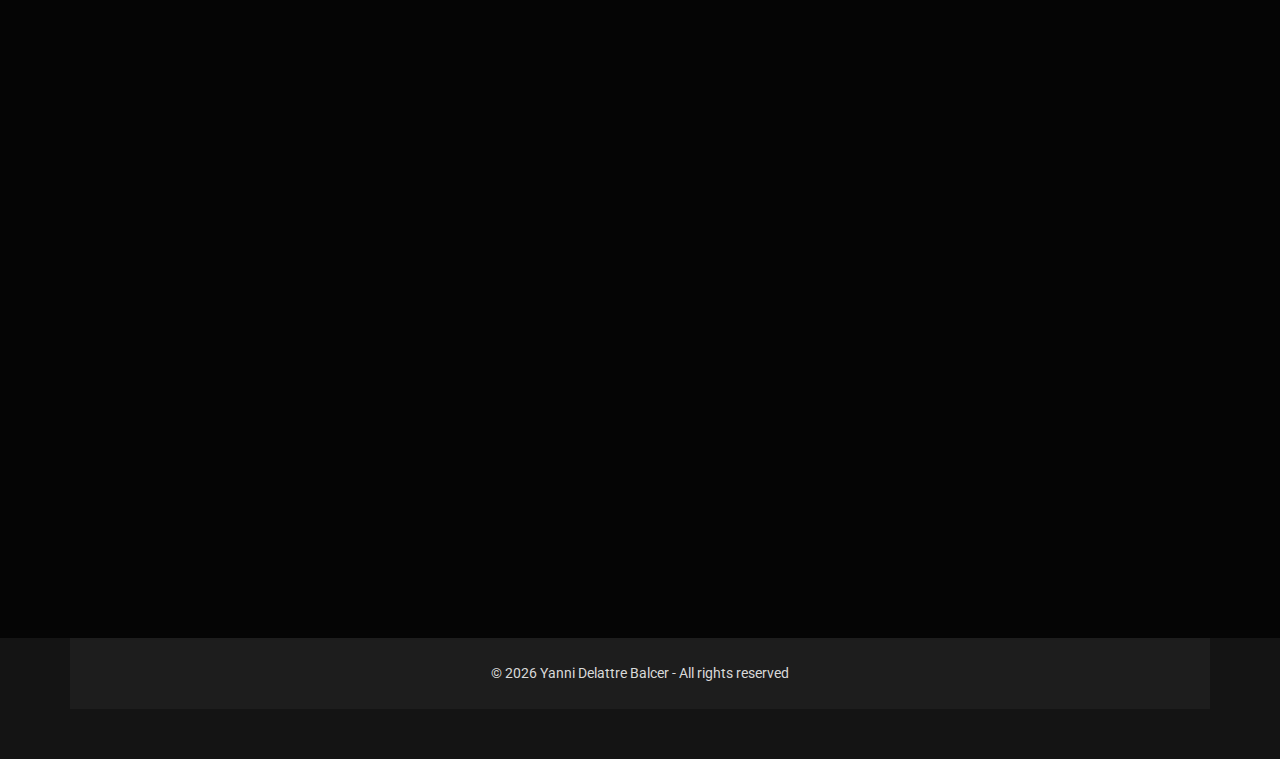
<file: page-crédits_en.html>
<!DOCTYPE html>
<html lang="en">

<head>
  <meta charset="utf-8">
  <meta content="width=device-width, initial-scale=1.0" name="viewport">
  <title>Credits - Yanni Delattre Balcer</title>
  <meta name="description" content="Credits and sources for the portfolio website">

  <!-- Favicons -->
  <link href="assets/img/favicon.png" rel="icon">
  <link href="assets/img/apple-touch-icon.png" rel="apple-touch-icon">

  <!-- Google Fonts -->
  <link href="https://fonts.googleapis.com" rel="preconnect">
  <link href="https://fonts.gstatic.com" rel="preconnect" crossorigin>
  <link href="https://fonts.googleapis.com/css2?family=Roboto:ital,wght@0,100;0,300;0,400;0,500;0,700;0,900&family=Raleway:ital,wght@0,100;0,200;0,300;0,400;0,500;0,600;0,700;0,800;0,900&family=Mulish:ital,wght@0,200;0,300;0,400;0,500;0,600;0,700;0,800;0,900&display=swap" rel="stylesheet">

  <!-- Vendor CSS Files -->
  <link href="assets/vendor/bootstrap/css/bootstrap.min.css" rel="stylesheet">
  <link href="assets/vendor/bootstrap-icons/bootstrap-icons.css" rel="stylesheet">
  <link href="assets/vendor/aos/aos.css" rel="stylesheet">

  <!-- Main CSS File -->
  <link href="assets/css/main.css" rel="stylesheet">
</head>

<body>

  <!-- HEADER -->
  <header id="header" class="header d-flex align-items-center fixed-top">
    <div class="container-fluid container-xl position-relative d-flex align-items-center">
      <a href="index_en.html" class="logo d-flex align-items-center me-auto">
        <img src="assets/img/favicon.png" alt="My logo">
      </a>
      <nav id="navmenu" class="navmenu">
        <ul>
          <li><a href="index_en.html">Back to website</a></li>
        </ul>
        <i class="mobile-nav-toggle d-xl-none bi bi-list"></i>
      </nav>
    </div>
  </header>

  <!-- MAIN CONTENT -->
  <main class="main" style="padding-top: 120px; padding-bottom: 80px; min-height: 100vh;">
    
    <!-- Page title -->
    <div class="container section-title" data-aos="fade-up">
      <span class="subtitle">Credits</span>
      <h2>Sources & Attributions</h2>
      <p>This page lists all the resources used to create this portfolio website.</p>
    </div>

    <div class="container">
      <div class="row justify-content-center">
        <div class="col-lg-10">

          <!-- SECTION 1: Template & Design -->
          <div class="exp-card" data-aos="fade-up" data-aos-delay="100">
            <div class="card-header">
              <div class="company-logo"><i class="bi bi-palette-fill"></i></div>
            </div>
            <div class="card-body">
              <h3>Template & Design</h3>
              
              <p class="description">
                This website is based on the <strong>Craftivo</strong> template created by BootstrapMade, available on <a href="https://bootstrapmade.com/craftivo-bootstrap-portfolio-template/" target="_blank">bootstrapmade.com</a>. The template has been completely customized and adapted to my needs: full restructuring of sections, modification of the color system, customization of animations, addition of new features, and code optimization to match my visual identity and personal projects.
              </p>
              
              <p class="description" style="margin-top: 15px; font-size: 0.9em; color: color-mix(in srgb, var(--default-color), transparent 30%);">
                <strong>License:</strong> Template used under BootstrapMade license terms<br>
                <strong>Version:</strong> October 2025 update with Bootstrap v5.3.8
              </p>
            </div>
          </div>

          <!-- SECTION 2: Images & Photos -->
          <div class="exp-card" data-aos="fade-up" data-aos-delay="200">
            <div class="card-header">
              <div class="company-logo"><i class="bi bi-image-fill"></i></div>
            </div>
            <div class="card-body">
              <h3>Images & Photography</h3>
              
              <!-- Profile photo -->
              <div style="margin: 20px 0;">
                <img src="assets/img/profile/profile-square-3.webp" alt="Profile photo" 
                     style="max-width: 200px; height: auto; border-radius: 12px; border: 1px solid color-mix(in srgb, var(--default-color), transparent 90%);">
                <p class="description" style="margin-top: 10px;">
                  <strong>Profile photo:</strong> Personal photograph edited with Paint 3D application to optimize the rendering and integration into the website design.
                </p>
              </div>

              <!-- Hero background image -->
              <div style="margin: 20px 0;">
                <img src="assets/img/profile/profile-bg-5.webp" alt="Background image" 
                     style="max-width: 100%; height: auto; border-radius: 12px; border: 1px solid color-mix(in srgb, var(--default-color), transparent 90%);">
                <p class="description" style="margin-top: 10px;">
                  <strong>Background image (Hero):</strong> Image generated with Gemini artificial intelligence and then edited with Paint 3D to improve clarity and adapt it to the website's visual identity.
                </p>
              </div>

              <!-- Portfolio images -->
              <div style="margin: 20px 0;">
                <div style="display: grid; grid-template-columns: repeat(auto-fit, minmax(150px, 1fr)); gap: 15px;">
                  <img src="assets/img/portfolio/portfolio-1.webp" alt="Portfolio 1" 
                       style="width: 100%; height: auto; border-radius: 8px; border: 1px solid color-mix(in srgb, var(--default-color), transparent 90%);">
                  <img src="assets/img/portfolio/portfolio-2.webp" alt="Portfolio 2" 
                       style="width: 100%; height: auto; border-radius: 8px; border: 1px solid color-mix(in srgb, var(--default-color), transparent 90%);">
                  <img src="assets/img/portfolio/portfolio-3.webp" alt="Portfolio 3" 
                       style="width: 100%; height: auto; border-radius: 8px; border: 1px solid color-mix(in srgb, var(--default-color), transparent 90%);">
                  <img src="assets/img/portfolio/portfolio-4.webp" alt="Portfolio 4" 
                       style="width: 100%; height: auto; border-radius: 8px; border: 1px solid color-mix(in srgb, var(--default-color), transparent 90%);">
                </div>
                <p class="description" style="margin-top: 15px;">
                  <strong>Portfolio images:</strong> Most of the project visuals were generated with Gemini artificial intelligence to illustrate my work. The "Salon Hair Aude" project image comes from the salon's official Facebook page (<a href="https://www.facebook.com/profile.php?id=100063787214408" target="_blank">facebook.com/profile</a>). For the Architecture section, the photos are personal screenshots of my work on SketchUp and Sweet Home 3D software. The logos of these two software come from <a href="https://seeklogo.com/vector-logo/282937/sketchup" target="_blank">SeekLogo</a> and <a href="https://fr.wikipedia.org/wiki/Fichier:SweetHome3DLogo.png" target="_blank">Wikipedia</a> respectively.
                </p>
              </div>

              <!-- Favicon and icons -->
              <div style="margin: 20px 0;">
                <img src="assets/img/favicon.png" alt="Favicon" 
                     style="width: 64px; height: auto; border-radius: 8px;">
                <img src="assets/img/fr-flag.png" alt="French flag" 
                     style="width: 64px; height: auto; border-radius: 50%; margin-left: 15px;">
                <img src="assets/img/en-flag.png" alt="English flag" 
                     style="width: 64px; height: auto; border-radius: 50%; margin-left: 15px;">
                <p class="description" style="margin-top: 10px;">
                  <strong>Favicon & Logo:</strong> The personal logo was entirely created by me on Canva, reflecting my visual identity. The French and English flags used for the language selector come from <a href="https://emojipedia.org/fr/drapeau" target="_blank">Emojipedia</a>. The icons used in the interface (Bootstrap Icons) are natively integrated into the Bootstrap template and are part of the open-source Bootstrap Icons library.
                </p>
              </div>
            </div>
          </div>

          <!-- SECTION 3: Libraries & Frameworks -->
          <div class="exp-card" data-aos="fade-up" data-aos-delay="300">
            <div class="card-header">
              <div class="company-logo"><i class="bi bi-code-slash"></i></div>
            </div>
            <div class="card-body">
              <h3>Libraries & Frameworks</h3>
              
              <p class="description">
                This website uses several modern libraries and frameworks to ensure an optimal user experience. <strong>Bootstrap 5.3.8</strong> forms the basis of the responsive design, allowing perfect adaptation on all devices. <strong>AOS (Animate On Scroll)</strong> manages smooth animations when scrolling through the page, bringing dynamism to navigation. <strong>GLightbox</strong> displays portfolio images in gallery mode with zoom. <strong>Isotope</strong> provides interactive filtering of projects by category. <strong>Swiper</strong> is used to create modern and touch-friendly carousels. <strong>Typed.js</strong> animates the presentation text with a typewriter effect. Finally, <strong>Waypoints</strong> detects scrolling to trigger certain animations at the right time.
              </p>
              
              <p class="description" style="margin-top: 15px; font-size: 0.9em; color: color-mix(in srgb, var(--default-color), transparent 30%);">
                <strong>Technologies used:</strong> Bootstrap 5.3.8, AOS, GLightbox, Isotope, Swiper, Typed.js, Waypoints
              </p>
            </div>
          </div>

          <!-- SECTION 4: Fonts -->
          <div class="exp-card" data-aos="fade-up" data-aos-delay="400">
            <div class="card-header">
              <div class="company-logo"><i class="bi bi-fonts"></i></div>
            </div>
            <div class="card-body">
              <h3>Typography</h3>
              
              <!-- Font examples -->
              <div style="margin: 20px 0;">
                <div style="padding: 20px; background: color-mix(in srgb, var(--default-color), transparent 97%); border-radius: 8px; margin-bottom: 10px;">
                  <p style="font-family: 'Roboto', sans-serif; font-size: 1.1em; margin: 0;">Roboto - Main text: The quick brown fox jumps over the lazy dog</p>
                </div>
                <div style="padding: 20px; background: color-mix(in srgb, var(--default-color), transparent 97%); border-radius: 8px; margin-bottom: 10px;">
                  <p style="font-family: 'Mulish', sans-serif; font-size: 1.1em; margin: 0; font-weight: 700;">Mulish - Headings: The quick brown fox jumps over the lazy dog</p>
                </div>
                <div style="padding: 20px; background: color-mix(in srgb, var(--default-color), transparent 97%); border-radius: 8px;">
                  <p style="font-family: 'Raleway', sans-serif; font-size: 1.1em; margin: 0; font-weight: 600;">Raleway - Navigation: The quick brown fox jumps over the lazy dog</p>
                </div>
              </div>
              
              <p class="description">
                The fonts used come from Google Fonts and were selected for their complementarity and readability. <strong>Roboto</strong> was chosen for body text thanks to its exceptional clarity and neutrality, ensuring comfortable reading even on long paragraphs. <strong>Mulish</strong> brings a modern and dynamic touch to headings with its rounded shapes and contemporary character. <strong>Raleway</strong>, elegant and refined, is perfect for navigation and interface elements, creating a harmonious visual hierarchy.
              </p>
            </div>
          </div>

          <!-- SECTION 5: External services -->
          <div class="exp-card" data-aos="fade-up" data-aos-delay="500">
            <div class="card-header">
              <div class="company-logo"><i class="bi bi-cloud-fill"></i></div>
            </div>
            <div class="card-body">
              <h3>External Services</h3>
              
              <p class="description">
                The contact form on this website uses <strong>Formspree</strong>, an external service that manages message sending without needing to develop a complex backend. This secure and reliable solution processes form submissions and sends them directly by email. The website is hosted and deployed via a professional web hosting service, ensuring optimal availability and fast performance. The domain name is managed by a reliable registrar ensuring service continuity.
              </p>
            </div>
          </div>

          <!-- SECTION 6: Development tools -->
          <div class="exp-card" data-aos="fade-up" data-aos-delay="600">
            <div class="card-header">
              <div class="company-logo"><i class="bi bi-tools"></i></div>
            </div>
            <div class="card-body">
              <h3>Development Tools</h3>
              
              <p class="description">
                To create this website, I used <strong>Visual Studio Code</strong> as my code editor. It's a free software that makes writing code easier with color coding and suggestions. I used <strong>Git and GitHub</strong> to save my work and track changes over time. To edit my images, I used <strong>Paint 3D</strong> which allowed me to improve and adapt my visuals. Web browsers (Chrome, Firefox) helped me a lot with their built-in tools to test the website on different screen sizes. Finally, I sometimes asked for help from <strong>AI assistants like Claude or ChatGPT</strong> to fix errors in my code, understand certain functions, or check my spelling and grammar.
              </p>
            </div>
          </div>

          <!-- SECTION 7: Inspirations & Resources -->
          <div class="exp-card" data-aos="fade-up" data-aos-delay="700">
            <div class="card-header">
              <div class="company-logo"><i class="bi bi-lightbulb-fill"></i></div>
            </div>
            <div class="card-body">
              <h3>Inspirations & Resources</h3>
              
              <p class="description">
                To create this website, I relied on several useful resources. I consulted the <strong>Bootstrap documentation</strong> to understand how to use the different template elements. The <strong>MDN Web Docs</strong> website helped me with questions about HTML and CSS. I also looked at other portfolios online to find design ideas. When I encountered a problem, I searched for solutions on <strong>Stack Overflow</strong> or watched YouTube tutorials. I also used <strong>artificial intelligence</strong> tools like Claude and ChatGPT to help me correct spelling mistakes, debug my code when something wasn't working, and get explanations on certain concepts I didn't understand well.
              </p>
            </div>
          </div>

          <!-- SECTION 8: Acknowledgments -->
          <div class="exp-card" data-aos="fade-up" data-aos-delay="800">
            <div class="card-header">
              <div class="company-logo"><i class="bi bi-heart-fill"></i></div>
            </div>
            <div class="card-body">
              <h3>Acknowledgments</h3>
              
              <p class="description">
                I would like to thank my <strong>professor at IUT de Béthune</strong> for his course and explanations that allowed me to understand the basics of web development necessary for this project. I also thank all the people who create free tools and share their knowledge online, which allows us to learn and progress more easily.
              </p>
            </div>
          </div>

          <!-- Final note -->
          <div class="text-center mt-5" data-aos="fade-up" data-aos-delay="900">
            <p style="color: var(--default-color); font-size: 0.9rem;">
              <i class="bi bi-info-circle"></i> This website was created with passion as part of my Networks & Telecommunications degree.<br>
              Last update: January 2026
            </p>
            <a href="index_en.html" class="btn-primary" style="display: inline-flex; align-items: center; gap: 10px; padding: 14px 28px; background: var(--accent-color); color: white; border-radius: 12px; text-decoration: none; margin-top: 20px;">
              <i class="bi bi-arrow-left"></i> Back to website
            </a>
          </div>

        </div>
      </div>
    </div>

  </main>

  <!-- FOOTER -->
  <footer id="footer" class="footer">
    <div class="container copyright text-center mt-4">
      <p>© 2026 Yanni Delattre Balcer - All rights reserved</p>
    </div>
  </footer>

  <!-- Scripts -->
  <script src="assets/vendor/bootstrap/js/bootstrap.bundle.min.js"></script>
  <script src="assets/vendor/aos/aos.js"></script>
  <script src="assets/js/main.js"></script>

</body>
</html>
</file>
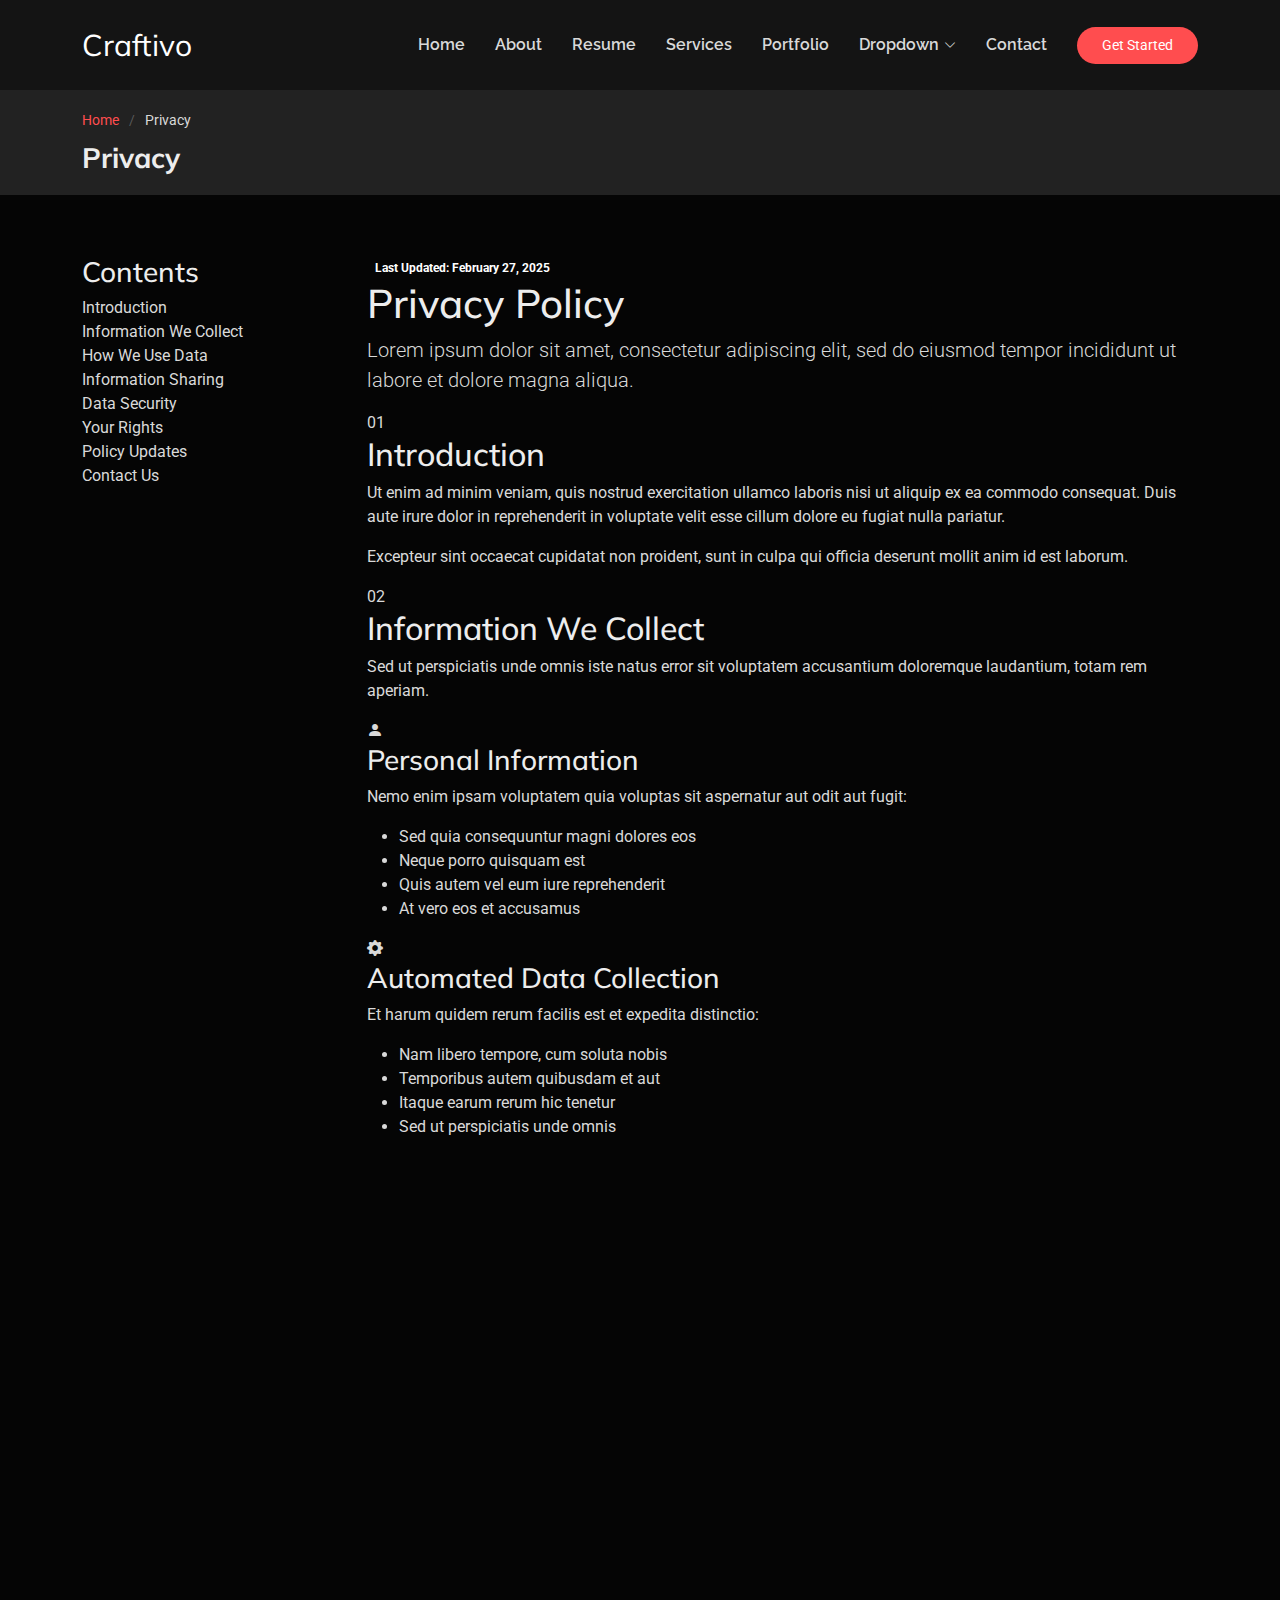
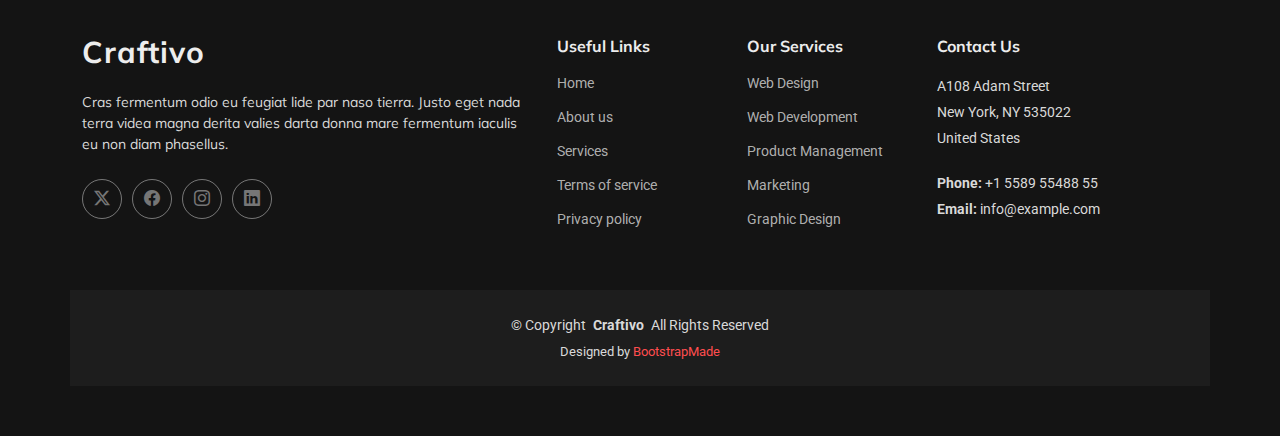
<file: privacy.html>
<!DOCTYPE html>
<html lang="en">

<head>
  <meta charset="utf-8">
  <meta content="width=device-width, initial-scale=1.0" name="viewport">
  <title>Privacy - Craftivo Bootstrap Template</title>
  <meta name="description" content="">
  <meta name="keywords" content="">

  <!-- Favicons -->
  <link href="assets/img/favicon.png" rel="icon">
  <link href="assets/img/apple-touch-icon.png" rel="apple-touch-icon">

  <!-- Fonts -->
  <link href="https://fonts.googleapis.com" rel="preconnect">
  <link href="https://fonts.gstatic.com" rel="preconnect" crossorigin>
  <link href="https://fonts.googleapis.com/css2?family=Roboto:ital,wght@0,100;0,300;0,400;0,500;0,700;0,900;1,100;1,300;1,400;1,500;1,700;1,900&family=Raleway:ital,wght@0,100;0,200;0,300;0,400;0,500;0,600;0,700;0,800;0,900;1,100;1,200;1,300;1,400;1,500;1,600;1,700;1,800;1,900&family=Mulish:ital,wght@0,200;0,300;0,400;0,500;0,600;0,700;0,800;0,900;1,200;1,300;1,400;1,500;1,600;1,700;1,800;1,900&display=swap" rel="stylesheet">

  <!-- Vendor CSS Files -->
  <link href="assets/vendor/bootstrap/css/bootstrap.min.css" rel="stylesheet">
  <link href="assets/vendor/bootstrap-icons/bootstrap-icons.css" rel="stylesheet">
  <link href="assets/vendor/aos/aos.css" rel="stylesheet">
  <link href="assets/vendor/glightbox/css/glightbox.min.css" rel="stylesheet">
  <link href="assets/vendor/swiper/swiper-bundle.min.css" rel="stylesheet">

  <!-- Main CSS File -->
  <link href="assets/css/main.css" rel="stylesheet">

  <!-- =======================================================
  * Template Name: Craftivo
  * Template URL: https://bootstrapmade.com/craftivo-bootstrap-portfolio-template/
  * Updated: Oct 04 2025 with Bootstrap v5.3.8
  * Author: BootstrapMade.com
  * License: https://bootstrapmade.com/license/
  ======================================================== -->
</head>

<body class="privacy-page">

  <header id="header" class="header d-flex align-items-center sticky-top">
    <div class="container-fluid container-xl position-relative d-flex align-items-center">

      <a href="index.html" class="logo d-flex align-items-center me-auto">
        <!-- Uncomment the line below if you also wish to use an image logo -->
        <!-- <img src="assets/img/logo.webp" alt=""> -->
        <h1 class="sitename">Craftivo</h1>
      </a>

      <nav id="navmenu" class="navmenu">
        <ul>
          <li><a href="#hero">Home</a></li>
          <li><a href="#about">About</a></li>
          <li><a href="#resume">Resume</a></li>
          <li><a href="#services">Services</a></li>
          <li><a href="#portfolio">Portfolio</a></li>
          <li class="dropdown"><a href="#"><span>Dropdown</span> <i class="bi bi-chevron-down toggle-dropdown"></i></a>
            <ul>
              <li><a href="#">Dropdown 1</a></li>
              <li class="dropdown"><a href="#"><span>Deep Dropdown</span> <i class="bi bi-chevron-down toggle-dropdown"></i></a>
                <ul>
                  <li><a href="#">Deep Dropdown 1</a></li>
                  <li><a href="#">Deep Dropdown 2</a></li>
                  <li><a href="#">Deep Dropdown 3</a></li>
                  <li><a href="#">Deep Dropdown 4</a></li>
                  <li><a href="#">Deep Dropdown 5</a></li>
                </ul>
              </li>
              <li><a href="#">Dropdown 2</a></li>
              <li><a href="#">Dropdown 3</a></li>
              <li><a href="#">Dropdown 4</a></li>
            </ul>
          </li>
          <li><a href="#contact">Contact</a></li>
        </ul>
        <i class="mobile-nav-toggle d-xl-none bi bi-list"></i>
      </nav>

      <a class="btn-getstarted" href="#about">Get Started</a>

    </div>
  </header>

  <main class="main">

    <!-- Page Title -->
    <div class="page-title light-background">
      <div class="container">
        <nav class="breadcrumbs">
          <ol>
            <li><a href="index.html">Home</a></li>
            <li class="current">Privacy</li>
          </ol>
        </nav>
        <h1>Privacy</h1>
      </div>
    </div><!-- End Page Title -->

    <!-- Privacy Section -->
    <section id="privacy" class="privacy section">

      <div class="container">

        <div class="row">
          <!-- Sidebar Navigation -->
          <div class="col-lg-3">
            <div class="policy-sidebar" data-aos="fade-right">
              <h3>Contents</h3>
              <nav class="policy-nav">
                <a href="#introduction" class="nav-link active">Introduction</a>
                <a href="#information-collect" class="nav-link">Information We Collect</a>
                <a href="#use-information" class="nav-link">How We Use Data</a>
                <a href="#sharing" class="nav-link">Information Sharing</a>
                <a href="#security" class="nav-link">Data Security</a>
                <a href="#rights" class="nav-link">Your Rights</a>
                <a href="#changes" class="nav-link">Policy Updates</a>
                <a href="#contact" class="nav-link">Contact Us</a>
              </nav>
            </div>
          </div>

          <!-- Main Content -->
          <div class="col-lg-9">
            <div class="policy-main">
              <!-- Header -->
              <div class="policy-hero" data-aos="fade-up">
                <div class="badge">Last Updated: February 27, 2025</div>
                <h1>Privacy Policy</h1>
                <p class="lead">Lorem ipsum dolor sit amet, consectetur adipiscing elit, sed do eiusmod tempor incididunt ut labore et dolore magna aliqua.</p>
              </div>

              <!-- Introduction -->
              <div class="policy-section" id="introduction" data-aos="fade-up" data-aos-delay="100">
                <div class="section-number">01</div>
                <h2>Introduction</h2>
                <p>Ut enim ad minim veniam, quis nostrud exercitation ullamco laboris nisi ut aliquip ex ea commodo consequat. Duis aute irure dolor in reprehenderit in voluptate velit esse cillum dolore eu fugiat nulla pariatur.</p>
                <p>Excepteur sint occaecat cupidatat non proident, sunt in culpa qui officia deserunt mollit anim id est laborum.</p>
              </div>

              <!-- Information Collection -->
              <div class="policy-section" id="information-collect" data-aos="fade-up" data-aos-delay="150">
                <div class="section-number">02</div>
                <h2>Information We Collect</h2>
                <p>Sed ut perspiciatis unde omnis iste natus error sit voluptatem accusantium doloremque laudantium, totam rem aperiam.</p>

                <div class="info-card">
                  <div class="card-icon">
                    <i class="bi bi-person-fill"></i>
                  </div>
                  <div class="card-content">
                    <h3>Personal Information</h3>
                    <p>Nemo enim ipsam voluptatem quia voluptas sit aspernatur aut odit aut fugit:</p>
                    <ul>
                      <li>Sed quia consequuntur magni dolores eos</li>
                      <li>Neque porro quisquam est</li>
                      <li>Quis autem vel eum iure reprehenderit</li>
                      <li>At vero eos et accusamus</li>
                    </ul>
                  </div>
                </div>

                <div class="info-card">
                  <div class="card-icon">
                    <i class="bi bi-gear-fill"></i>
                  </div>
                  <div class="card-content">
                    <h3>Automated Data Collection</h3>
                    <p>Et harum quidem rerum facilis est et expedita distinctio:</p>
                    <ul>
                      <li>Nam libero tempore, cum soluta nobis</li>
                      <li>Temporibus autem quibusdam et aut</li>
                      <li>Itaque earum rerum hic tenetur</li>
                      <li>Sed ut perspiciatis unde omnis</li>
                    </ul>
                  </div>
                </div>
              </div>

              <!-- Use of Information -->
              <div class="policy-section" id="use-information" data-aos="fade-up" data-aos-delay="200">
                <div class="section-number">03</div>
                <h2>How We Use Your Information</h2>
                <p>On the other hand, we denounce with righteous indignation and dislike men who are so beguiled and demoralized:</p>
                <div class="usage-grid">
                  <div class="usage-item">
                    <i class="bi bi-check-circle-fill"></i>
                    <span>Omnis dolor repellendus temporibus autem</span>
                  </div>
                  <div class="usage-item">
                    <i class="bi bi-check-circle-fill"></i>
                    <span>Itaque earum rerum hic tenetur sapiente</span>
                  </div>
                  <div class="usage-item">
                    <i class="bi bi-check-circle-fill"></i>
                    <span>Nam libero tempore cum soluta nobis</span>
                  </div>
                  <div class="usage-item">
                    <i class="bi bi-check-circle-fill"></i>
                    <span>Temporibus autem quibusdam et aut officiis</span>
                  </div>
                  <div class="usage-item">
                    <i class="bi bi-check-circle-fill"></i>
                    <span>At vero eos et accusamus dignissimos</span>
                  </div>
                  <div class="usage-item">
                    <i class="bi bi-check-circle-fill"></i>
                    <span>Et harum quidem rerum facilis expedita</span>
                  </div>
                </div>
              </div>

              <!-- Information Sharing -->
              <div class="policy-section" id="sharing" data-aos="fade-up" data-aos-delay="250">
                <div class="section-number">04</div>
                <h2>Information Sharing and Disclosure</h2>
                <p>These cases are perfectly simple and easy to distinguish. In a free hour, when our power of choice is untrammelled:</p>

                <div class="sharing-box">
                  <h3>With Your Consent</h3>
                  <p>Sed ut perspiciatis unde omnis iste natus error sit voluptatem accusantium doloremque laudantium, totam rem aperiam, eaque ipsa quae ab illo inventore.</p>
                </div>

                <div class="sharing-box">
                  <h3>Legal Requirements</h3>
                  <p>Nemo enim ipsam voluptatem quia voluptas sit aspernatur aut odit aut fugit, sed quia consequuntur magni dolores eos qui ratione:</p>
                  <ul>
                    <li>Voluptatem sequi nesciunt neque porro</li>
                    <li>Quisquam est qui dolorem ipsum quia</li>
                    <li>Dolor sit amet consectetur adipiscing elit</li>
                    <li>Sed do eiusmod tempor incididunt labore</li>
                  </ul>
                </div>
              </div>

              <!-- Data Security -->
              <div class="policy-section" id="security" data-aos="fade-up" data-aos-delay="300">
                <div class="section-number">05</div>
                <h2>Data Security</h2>
                <p>But I must explain to you how all this mistaken idea of denouncing pleasure and praising pain was born:</p>
                <div class="security-features">
                  <div class="feature">
                    <i class="bi bi-shield-lock"></i>
                    <h4>Encryption</h4>
                    <p>Lorem ipsum dolor sit amet consectetur adipiscing elit sed do eiusmod</p>
                  </div>
                  <div class="feature">
                    <i class="bi bi-eye-slash"></i>
                    <h4>Access Control</h4>
                    <p>Tempor incididunt ut labore et dolore magna aliqua ut enim minim veniam</p>
                  </div>
                  <div class="feature">
                    <i class="bi bi-database-lock"></i>
                    <h4>Data Protection</h4>
                    <p>Quis nostrud exercitation ullamco laboris nisi ut aliquip ex commodo</p>
                  </div>
                </div>
              </div>

              <!-- Your Rights -->
              <div class="policy-section" id="rights" data-aos="fade-up" data-aos-delay="100">
                <div class="section-number">06</div>
                <h2>Your Rights and Choices</h2>
                <p>Nor again is there anyone who loves or pursues or desires to obtain pain of itself, because it is pain:</p>
                <div class="rights-list">
                  <div class="right-item">
                    <div class="right-icon"><i class="bi bi-folder2-open"></i></div>
                    <div class="right-content">
                      <h4>Access Your Data</h4>
                      <p>Excepteur sint occaecat cupidatat non proident sunt in culpa</p>
                    </div>
                  </div>
                  <div class="right-item">
                    <div class="right-icon"><i class="bi bi-pencil-square"></i></div>
                    <div class="right-content">
                      <h4>Correct Information</h4>
                      <p>Qui officia deserunt mollit anim id est laborum sed ut</p>
                    </div>
                  </div>
                  <div class="right-item">
                    <div class="right-icon"><i class="bi bi-trash"></i></div>
                    <div class="right-content">
                      <h4>Delete Your Data</h4>
                      <p>Perspiciatis unde omnis iste natus error sit voluptatem</p>
                    </div>
                  </div>
                  <div class="right-item">
                    <div class="right-icon"><i class="bi bi-ban"></i></div>
                    <div class="right-content">
                      <h4>Object to Processing</h4>
                      <p>Accusantium doloremque laudantium totam rem aperiam</p>
                    </div>
                  </div>
                </div>
              </div>

              <!-- Policy Updates -->
              <div class="policy-section" id="changes" data-aos="fade-up" data-aos-delay="150">
                <div class="section-number">07</div>
                <h2>Changes to This Policy</h2>
                <p>To take a trivial example, which of us ever undertakes laborious physical exercise, except to obtain some advantage from it.</p>
                <p>But who has any right to find fault with a man who chooses to enjoy a pleasure that has no annoying consequences.</p>
              </div>

              <!-- Contact Section -->
              <div class="policy-contact" id="contact" data-aos="fade-up" data-aos-delay="200">
                <div class="contact-card">
                  <h2>Need Help?</h2>
                  <p>At vero eos et accusamus et iusto odio dignissimos ducimus qui blanditiis praesentium:</p>
                  <div class="contact-info">
                    <div class="info-item">
                      <i class="bi bi-envelope"></i>
                      <div>
                        <strong>Email Address</strong>
                        <span>privacy@example.com</span>
                      </div>
                    </div>
                    <div class="info-item">
                      <i class="bi bi-geo-alt"></i>
                      <div>
                        <strong>Office Location</strong>
                        <span>742 Evergreen Terrace, Springfield, IL 62701</span>
                      </div>
                    </div>
                  </div>
                </div>
              </div>

            </div>
          </div>

        </div>

      </div>

    </section><!-- /Privacy Section -->

  </main>

  <footer id="footer" class="footer">

    <div class="container footer-top">
      <div class="row gy-4">
        <div class="col-lg-5 col-md-12 footer-about">
          <a href="index.html" class="logo d-flex align-items-center">
            <span class="sitename">Craftivo</span>
          </a>
          <p>Cras fermentum odio eu feugiat lide par naso tierra. Justo eget nada terra videa magna derita valies darta donna mare fermentum iaculis eu non diam phasellus.</p>
          <div class="social-links d-flex mt-4">
            <a href=""><i class="bi bi-twitter-x"></i></a>
            <a href=""><i class="bi bi-facebook"></i></a>
            <a href=""><i class="bi bi-instagram"></i></a>
            <a href=""><i class="bi bi-linkedin"></i></a>
          </div>
        </div>

        <div class="col-lg-2 col-6 footer-links">
          <h4>Useful Links</h4>
          <ul>
            <li><a href="#">Home</a></li>
            <li><a href="#">About us</a></li>
            <li><a href="#">Services</a></li>
            <li><a href="#">Terms of service</a></li>
            <li><a href="#">Privacy policy</a></li>
          </ul>
        </div>

        <div class="col-lg-2 col-6 footer-links">
          <h4>Our Services</h4>
          <ul>
            <li><a href="#">Web Design</a></li>
            <li><a href="#">Web Development</a></li>
            <li><a href="#">Product Management</a></li>
            <li><a href="#">Marketing</a></li>
            <li><a href="#">Graphic Design</a></li>
          </ul>
        </div>

        <div class="col-lg-3 col-md-12 footer-contact text-center text-md-start">
          <h4>Contact Us</h4>
          <p>A108 Adam Street</p>
          <p>New York, NY 535022</p>
          <p>United States</p>
          <p class="mt-4"><strong>Phone:</strong> <span>+1 5589 55488 55</span></p>
          <p><strong>Email:</strong> <span>info@example.com</span></p>
        </div>

      </div>
    </div>

    <div class="container copyright text-center mt-4">
      <p>© <span>Copyright</span> <strong class="px-1 sitename">Craftivo</strong> <span>All Rights Reserved</span></p>
      <div class="credits">
        <!-- All the links in the footer should remain intact. -->
        <!-- You can delete the links only if you've purchased the pro version. -->
        <!-- Licensing information: https://bootstrapmade.com/license/ -->
        <!-- Purchase the pro version with working PHP/AJAX contact form: [buy-url] -->
        Designed by <a href="https://bootstrapmade.com/">BootstrapMade</a>
      </div>
    </div>

  </footer>

  <!-- Scroll Top -->
  <a href="#" id="scroll-top" class="scroll-top d-flex align-items-center justify-content-center"><i class="bi bi-arrow-up-short"></i></a>

  <!-- Preloader -->
  <div id="preloader"></div>

  <!-- Vendor JS Files -->
  <script src="assets/vendor/bootstrap/js/bootstrap.bundle.min.js"></script>
  <script src="assets/vendor/php-email-form/validate.js"></script>
  <script src="assets/vendor/aos/aos.js"></script>
  <script src="assets/vendor/typed.js/typed.umd.js"></script>
  <script src="assets/vendor/waypoints/noframework.waypoints.js"></script>
  <script src="assets/vendor/glightbox/js/glightbox.min.js"></script>
  <script src="assets/vendor/imagesloaded/imagesloaded.pkgd.min.js"></script>
  <script src="assets/vendor/isotope-layout/isotope.pkgd.min.js"></script>
  <script src="assets/vendor/swiper/swiper-bundle.min.js"></script>

  <!-- Main JS File -->
  <script src="assets/js/main.js"></script>

</body>

</html>
</file>
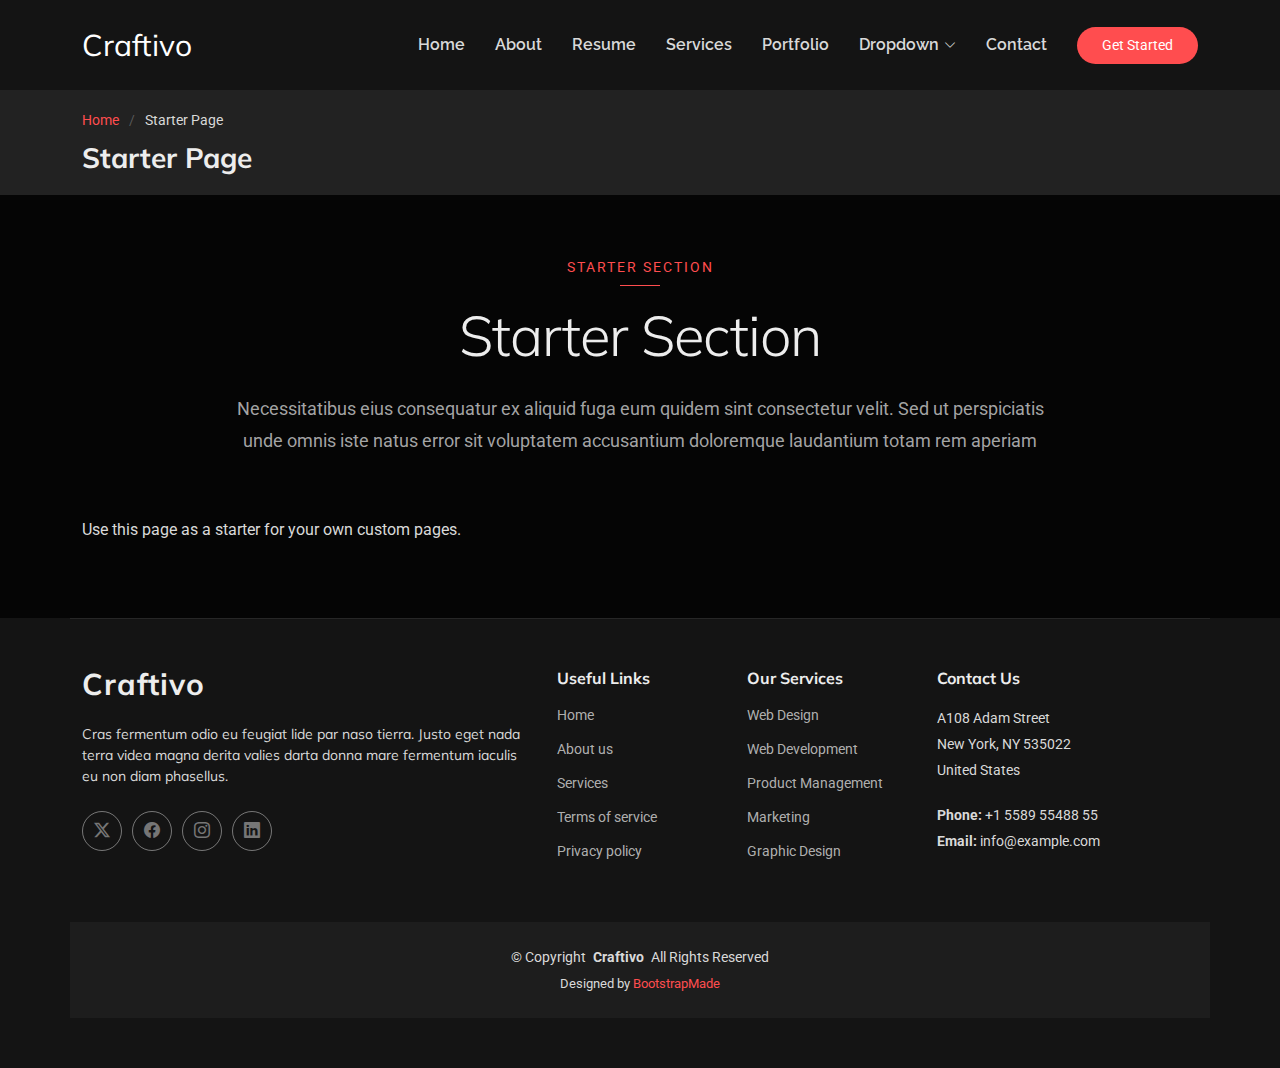
<file: starter-page.html>
<!DOCTYPE html>
<html lang="en">

<head>
  <meta charset="utf-8">
  <meta content="width=device-width, initial-scale=1.0" name="viewport">
  <title>Starter Page - Craftivo Bootstrap Template</title>
  <meta name="description" content="">
  <meta name="keywords" content="">

  <!-- Favicons -->
  <link href="assets/img/favicon.png" rel="icon">
  <link href="assets/img/apple-touch-icon.png" rel="apple-touch-icon">

  <!-- Fonts -->
  <link href="https://fonts.googleapis.com" rel="preconnect">
  <link href="https://fonts.gstatic.com" rel="preconnect" crossorigin>
  <link href="https://fonts.googleapis.com/css2?family=Roboto:ital,wght@0,100;0,300;0,400;0,500;0,700;0,900;1,100;1,300;1,400;1,500;1,700;1,900&family=Raleway:ital,wght@0,100;0,200;0,300;0,400;0,500;0,600;0,700;0,800;0,900;1,100;1,200;1,300;1,400;1,500;1,600;1,700;1,800;1,900&family=Mulish:ital,wght@0,200;0,300;0,400;0,500;0,600;0,700;0,800;0,900;1,200;1,300;1,400;1,500;1,600;1,700;1,800;1,900&display=swap" rel="stylesheet">

  <!-- Vendor CSS Files -->
  <link href="assets/vendor/bootstrap/css/bootstrap.min.css" rel="stylesheet">
  <link href="assets/vendor/bootstrap-icons/bootstrap-icons.css" rel="stylesheet">
  <link href="assets/vendor/aos/aos.css" rel="stylesheet">
  <link href="assets/vendor/glightbox/css/glightbox.min.css" rel="stylesheet">
  <link href="assets/vendor/swiper/swiper-bundle.min.css" rel="stylesheet">

  <!-- Main CSS File -->
  <link href="assets/css/main.css" rel="stylesheet">

  <!-- =======================================================
  * Template Name: Craftivo
  * Template URL: https://bootstrapmade.com/craftivo-bootstrap-portfolio-template/
  * Updated: Oct 04 2025 with Bootstrap v5.3.8
  * Author: BootstrapMade.com
  * License: https://bootstrapmade.com/license/
  ======================================================== -->
</head>

<body class="starter-page-page">

  <header id="header" class="header d-flex align-items-center sticky-top">
    <div class="container-fluid container-xl position-relative d-flex align-items-center">

      <a href="index.html" class="logo d-flex align-items-center me-auto">
        <!-- Uncomment the line below if you also wish to use an image logo -->
        <!-- <img src="assets/img/logo.webp" alt=""> -->
        <h1 class="sitename">Craftivo</h1>
      </a>

      <nav id="navmenu" class="navmenu">
        <ul>
          <li><a href="#hero">Home</a></li>
          <li><a href="#about">About</a></li>
          <li><a href="#resume">Resume</a></li>
          <li><a href="#services">Services</a></li>
          <li><a href="#portfolio">Portfolio</a></li>
          <li class="dropdown"><a href="#"><span>Dropdown</span> <i class="bi bi-chevron-down toggle-dropdown"></i></a>
            <ul>
              <li><a href="#">Dropdown 1</a></li>
              <li class="dropdown"><a href="#"><span>Deep Dropdown</span> <i class="bi bi-chevron-down toggle-dropdown"></i></a>
                <ul>
                  <li><a href="#">Deep Dropdown 1</a></li>
                  <li><a href="#">Deep Dropdown 2</a></li>
                  <li><a href="#">Deep Dropdown 3</a></li>
                  <li><a href="#">Deep Dropdown 4</a></li>
                  <li><a href="#">Deep Dropdown 5</a></li>
                </ul>
              </li>
              <li><a href="#">Dropdown 2</a></li>
              <li><a href="#">Dropdown 3</a></li>
              <li><a href="#">Dropdown 4</a></li>
            </ul>
          </li>
          <li><a href="#contact">Contact</a></li>
        </ul>
        <i class="mobile-nav-toggle d-xl-none bi bi-list"></i>
      </nav>

      <a class="btn-getstarted" href="#about">Get Started</a>

    </div>
  </header>

  <main class="main">

    <!-- Page Title -->
    <div class="page-title light-background">
      <div class="container">
        <nav class="breadcrumbs">
          <ol>
            <li><a href="index.html">Home</a></li>
            <li class="current">Starter Page</li>
          </ol>
        </nav>
        <h1>Starter Page</h1>
      </div>
    </div><!-- End Page Title -->

    <!-- Starter Section Section -->
    <section id="starter-section" class="starter-section section">

      <!-- Section Title -->
      <div class="container section-title" data-aos="fade-up">
        <span class="subtitle">Starter Section</span>
        <h2>Starter Section</h2>
        <p>Necessitatibus eius consequatur ex aliquid fuga eum quidem sint consectetur velit. Sed ut perspiciatis unde omnis iste natus error sit voluptatem accusantium doloremque laudantium totam rem aperiam</p>
      </div><!-- End Section Title -->

      <div class="container" data-aos="fade-up">
        <p>Use this page as a starter for your own custom pages.</p>
      </div>

    </section><!-- /Starter Section Section -->

  </main>

  <footer id="footer" class="footer">

    <div class="container footer-top">
      <div class="row gy-4">
        <div class="col-lg-5 col-md-12 footer-about">
          <a href="index.html" class="logo d-flex align-items-center">
            <span class="sitename">Craftivo</span>
          </a>
          <p>Cras fermentum odio eu feugiat lide par naso tierra. Justo eget nada terra videa magna derita valies darta donna mare fermentum iaculis eu non diam phasellus.</p>
          <div class="social-links d-flex mt-4">
            <a href=""><i class="bi bi-twitter-x"></i></a>
            <a href=""><i class="bi bi-facebook"></i></a>
            <a href=""><i class="bi bi-instagram"></i></a>
            <a href=""><i class="bi bi-linkedin"></i></a>
          </div>
        </div>

        <div class="col-lg-2 col-6 footer-links">
          <h4>Useful Links</h4>
          <ul>
            <li><a href="#">Home</a></li>
            <li><a href="#">About us</a></li>
            <li><a href="#">Services</a></li>
            <li><a href="#">Terms of service</a></li>
            <li><a href="#">Privacy policy</a></li>
          </ul>
        </div>

        <div class="col-lg-2 col-6 footer-links">
          <h4>Our Services</h4>
          <ul>
            <li><a href="#">Web Design</a></li>
            <li><a href="#">Web Development</a></li>
            <li><a href="#">Product Management</a></li>
            <li><a href="#">Marketing</a></li>
            <li><a href="#">Graphic Design</a></li>
          </ul>
        </div>

        <div class="col-lg-3 col-md-12 footer-contact text-center text-md-start">
          <h4>Contact Us</h4>
          <p>A108 Adam Street</p>
          <p>New York, NY 535022</p>
          <p>United States</p>
          <p class="mt-4"><strong>Phone:</strong> <span>+1 5589 55488 55</span></p>
          <p><strong>Email:</strong> <span>info@example.com</span></p>
        </div>

      </div>
    </div>

    <div class="container copyright text-center mt-4">
      <p>© <span>Copyright</span> <strong class="px-1 sitename">Craftivo</strong> <span>All Rights Reserved</span></p>
      <div class="credits">
        <!-- All the links in the footer should remain intact. -->
        <!-- You can delete the links only if you've purchased the pro version. -->
        <!-- Licensing information: https://bootstrapmade.com/license/ -->
        <!-- Purchase the pro version with working PHP/AJAX contact form: [buy-url] -->
        Designed by <a href="https://bootstrapmade.com/">BootstrapMade</a>
      </div>
    </div>

  </footer>

  <!-- Scroll Top -->
  <a href="#" id="scroll-top" class="scroll-top d-flex align-items-center justify-content-center"><i class="bi bi-arrow-up-short"></i></a>

  <!-- Preloader -->
  <div id="preloader"></div>

  <!-- Vendor JS Files -->
  <script src="assets/vendor/bootstrap/js/bootstrap.bundle.min.js"></script>
  <script src="assets/vendor/php-email-form/validate.js"></script>
  <script src="assets/vendor/aos/aos.js"></script>
  <script src="assets/vendor/typed.js/typed.umd.js"></script>
  <script src="assets/vendor/waypoints/noframework.waypoints.js"></script>
  <script src="assets/vendor/glightbox/js/glightbox.min.js"></script>
  <script src="assets/vendor/imagesloaded/imagesloaded.pkgd.min.js"></script>
  <script src="assets/vendor/isotope-layout/isotope.pkgd.min.js"></script>
  <script src="assets/vendor/swiper/swiper-bundle.min.js"></script>

  <!-- Main JS File -->
  <script src="assets/js/main.js"></script>

</body>

</html>
</file>
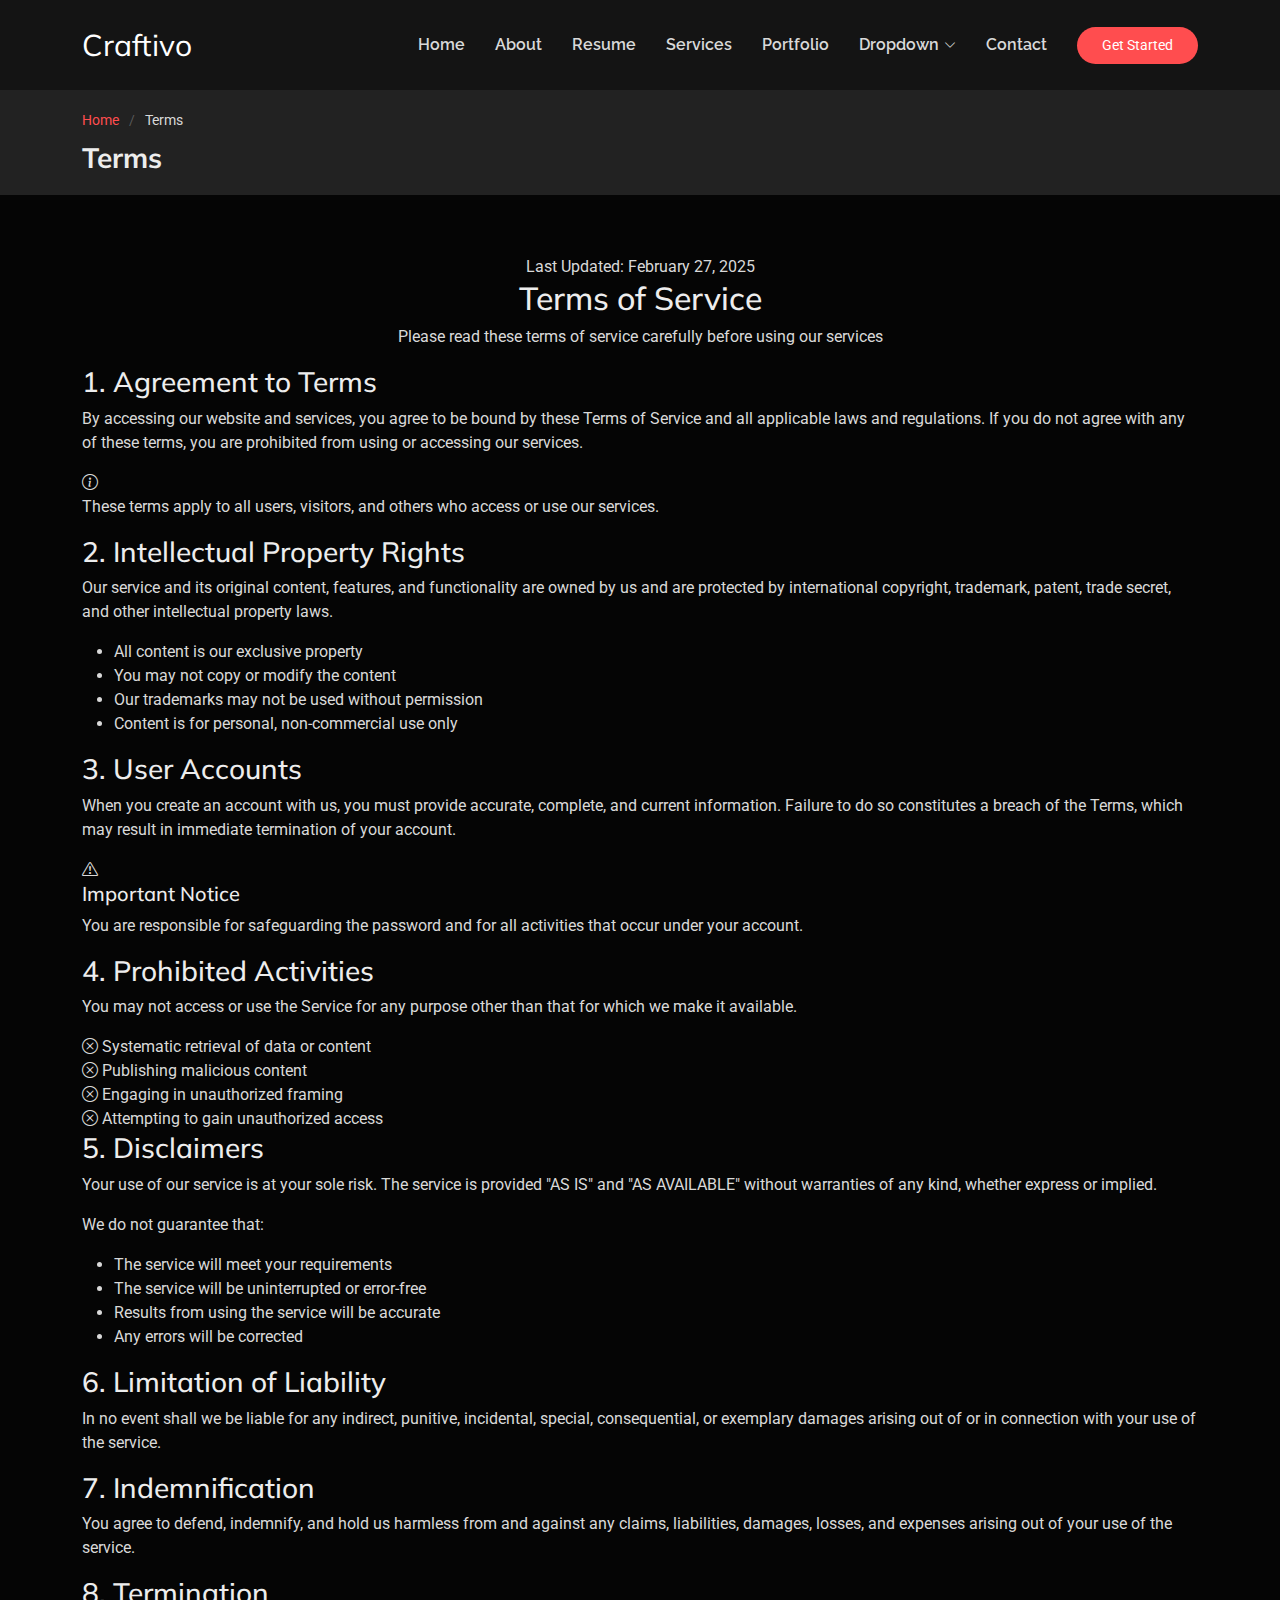
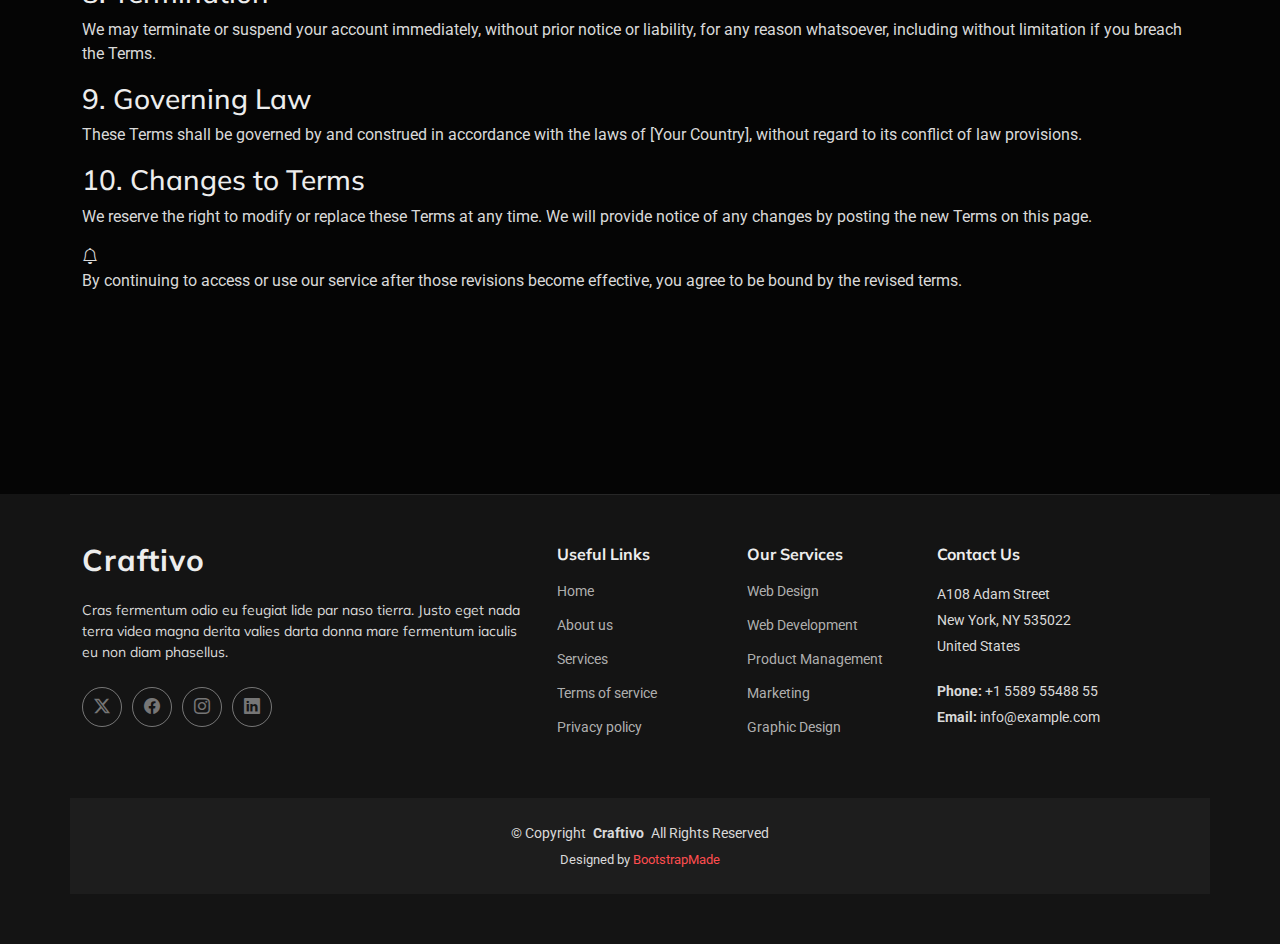
<file: terms.html>
<!DOCTYPE html>
<html lang="en">

<head>
  <meta charset="utf-8">
  <meta content="width=device-width, initial-scale=1.0" name="viewport">
  <title>Terms - Craftivo Bootstrap Template</title>
  <meta name="description" content="">
  <meta name="keywords" content="">

  <!-- Favicons -->
  <link href="assets/img/favicon.png" rel="icon">
  <link href="assets/img/apple-touch-icon.png" rel="apple-touch-icon">

  <!-- Fonts -->
  <link href="https://fonts.googleapis.com" rel="preconnect">
  <link href="https://fonts.gstatic.com" rel="preconnect" crossorigin>
  <link href="https://fonts.googleapis.com/css2?family=Roboto:ital,wght@0,100;0,300;0,400;0,500;0,700;0,900;1,100;1,300;1,400;1,500;1,700;1,900&family=Raleway:ital,wght@0,100;0,200;0,300;0,400;0,500;0,600;0,700;0,800;0,900;1,100;1,200;1,300;1,400;1,500;1,600;1,700;1,800;1,900&family=Mulish:ital,wght@0,200;0,300;0,400;0,500;0,600;0,700;0,800;0,900;1,200;1,300;1,400;1,500;1,600;1,700;1,800;1,900&display=swap" rel="stylesheet">

  <!-- Vendor CSS Files -->
  <link href="assets/vendor/bootstrap/css/bootstrap.min.css" rel="stylesheet">
  <link href="assets/vendor/bootstrap-icons/bootstrap-icons.css" rel="stylesheet">
  <link href="assets/vendor/aos/aos.css" rel="stylesheet">
  <link href="assets/vendor/glightbox/css/glightbox.min.css" rel="stylesheet">
  <link href="assets/vendor/swiper/swiper-bundle.min.css" rel="stylesheet">

  <!-- Main CSS File -->
  <link href="assets/css/main.css" rel="stylesheet">

  <!-- =======================================================
  * Template Name: Craftivo
  * Template URL: https://bootstrapmade.com/craftivo-bootstrap-portfolio-template/
  * Updated: Oct 04 2025 with Bootstrap v5.3.8
  * Author: BootstrapMade.com
  * License: https://bootstrapmade.com/license/
  ======================================================== -->
</head>

<body class="terms-page">

  <header id="header" class="header d-flex align-items-center sticky-top">
    <div class="container-fluid container-xl position-relative d-flex align-items-center">

      <a href="index.html" class="logo d-flex align-items-center me-auto">
        <!-- Uncomment the line below if you also wish to use an image logo -->
        <!-- <img src="assets/img/logo.webp" alt=""> -->
        <h1 class="sitename">Craftivo</h1>
      </a>

      <nav id="navmenu" class="navmenu">
        <ul>
          <li><a href="#hero">Home</a></li>
          <li><a href="#about">About</a></li>
          <li><a href="#resume">Resume</a></li>
          <li><a href="#services">Services</a></li>
          <li><a href="#portfolio">Portfolio</a></li>
          <li class="dropdown"><a href="#"><span>Dropdown</span> <i class="bi bi-chevron-down toggle-dropdown"></i></a>
            <ul>
              <li><a href="#">Dropdown 1</a></li>
              <li class="dropdown"><a href="#"><span>Deep Dropdown</span> <i class="bi bi-chevron-down toggle-dropdown"></i></a>
                <ul>
                  <li><a href="#">Deep Dropdown 1</a></li>
                  <li><a href="#">Deep Dropdown 2</a></li>
                  <li><a href="#">Deep Dropdown 3</a></li>
                  <li><a href="#">Deep Dropdown 4</a></li>
                  <li><a href="#">Deep Dropdown 5</a></li>
                </ul>
              </li>
              <li><a href="#">Dropdown 2</a></li>
              <li><a href="#">Dropdown 3</a></li>
              <li><a href="#">Dropdown 4</a></li>
            </ul>
          </li>
          <li><a href="#contact">Contact</a></li>
        </ul>
        <i class="mobile-nav-toggle d-xl-none bi bi-list"></i>
      </nav>

      <a class="btn-getstarted" href="#about">Get Started</a>

    </div>
  </header>

  <main class="main">

    <!-- Page Title -->
    <div class="page-title light-background">
      <div class="container">
        <nav class="breadcrumbs">
          <ol>
            <li><a href="index.html">Home</a></li>
            <li class="current">Terms</li>
          </ol>
        </nav>
        <h1>Terms</h1>
      </div>
    </div><!-- End Page Title -->

    <!-- Terms Of Service Section -->
    <section id="terms-of-service" class="terms-of-service section">

      <div class="container" data-aos="fade-up">
        <!-- Page Header -->
        <div class="tos-header text-center" data-aos="fade-up">
          <span class="last-updated">Last Updated: February 27, 2025</span>
          <h2>Terms of Service</h2>
          <p>Please read these terms of service carefully before using our services</p>
        </div>

        <!-- Content -->
        <div class="tos-content" data-aos="fade-up" data-aos-delay="200">
          <!-- Agreement Section -->
          <div id="agreement" class="content-section">
            <h3>1. Agreement to Terms</h3>
            <p>By accessing our website and services, you agree to be bound by these Terms of Service and all applicable laws and regulations. If you do not agree with any of these terms, you are prohibited from using or accessing our services.</p>
            <div class="info-box">
              <i class="bi bi-info-circle"></i>
              <p>These terms apply to all users, visitors, and others who access or use our services.</p>
            </div>
          </div>

          <!-- Intellectual Property -->
          <div id="intellectual-property" class="content-section">
            <h3>2. Intellectual Property Rights</h3>
            <p>Our service and its original content, features, and functionality are owned by us and are protected by international copyright, trademark, patent, trade secret, and other intellectual property laws.</p>
            <ul class="list-items">
              <li>All content is our exclusive property</li>
              <li>You may not copy or modify the content</li>
              <li>Our trademarks may not be used without permission</li>
              <li>Content is for personal, non-commercial use only</li>
            </ul>
          </div>

          <!-- User Accounts -->
          <div id="user-accounts" class="content-section">
            <h3>3. User Accounts</h3>
            <p>When you create an account with us, you must provide accurate, complete, and current information. Failure to do so constitutes a breach of the Terms, which may result in immediate termination of your account.</p>
            <div class="alert-box">
              <i class="bi bi-exclamation-triangle"></i>
              <div class="alert-content">
                <h5>Important Notice</h5>
                <p>You are responsible for safeguarding the password and for all activities that occur under your account.</p>
              </div>
            </div>
          </div>

          <!-- Prohibited Activities -->
          <div id="prohibited" class="content-section">
            <h3>4. Prohibited Activities</h3>
            <p>You may not access or use the Service for any purpose other than that for which we make it available.</p>
            <div class="prohibited-list">
              <div class="prohibited-item">
                <i class="bi bi-x-circle"></i>
                <span>Systematic retrieval of data or content</span>
              </div>
              <div class="prohibited-item">
                <i class="bi bi-x-circle"></i>
                <span>Publishing malicious content</span>
              </div>
              <div class="prohibited-item">
                <i class="bi bi-x-circle"></i>
                <span>Engaging in unauthorized framing</span>
              </div>
              <div class="prohibited-item">
                <i class="bi bi-x-circle"></i>
                <span>Attempting to gain unauthorized access</span>
              </div>
            </div>
          </div>

          <!-- Disclaimers -->
          <div id="disclaimer" class="content-section">
            <h3>5. Disclaimers</h3>
            <p>Your use of our service is at your sole risk. The service is provided "AS IS" and "AS AVAILABLE" without warranties of any kind, whether express or implied.</p>
            <div class="disclaimer-box">
              <p>We do not guarantee that:</p>
              <ul>
                <li>The service will meet your requirements</li>
                <li>The service will be uninterrupted or error-free</li>
                <li>Results from using the service will be accurate</li>
                <li>Any errors will be corrected</li>
              </ul>
            </div>
          </div>

          <!-- Limitation of Liability -->
          <div id="limitation" class="content-section">
            <h3>6. Limitation of Liability</h3>
            <p>In no event shall we be liable for any indirect, punitive, incidental, special, consequential, or exemplary damages arising out of or in connection with your use of the service.</p>
          </div>

          <!-- Indemnification -->
          <div id="indemnification" class="content-section">
            <h3>7. Indemnification</h3>
            <p>You agree to defend, indemnify, and hold us harmless from and against any claims, liabilities, damages, losses, and expenses arising out of your use of the service.</p>
          </div>

          <!-- Termination -->
          <div id="termination" class="content-section">
            <h3>8. Termination</h3>
            <p>We may terminate or suspend your account immediately, without prior notice or liability, for any reason whatsoever, including without limitation if you breach the Terms.</p>
          </div>

          <!-- Governing Law -->
          <div id="governing-law" class="content-section">
            <h3>9. Governing Law</h3>
            <p>These Terms shall be governed by and construed in accordance with the laws of [Your Country], without regard to its conflict of law provisions.</p>
          </div>

          <!-- Changes -->
          <div id="changes" class="content-section">
            <h3>10. Changes to Terms</h3>
            <p>We reserve the right to modify or replace these Terms at any time. We will provide notice of any changes by posting the new Terms on this page.</p>
            <div class="notice-box">
              <i class="bi bi-bell"></i>
              <p>By continuing to access or use our service after those revisions become effective, you agree to be bound by the revised terms.</p>
            </div>
          </div>
        </div>

        <!-- Contact Section -->
        <div class="tos-contact" data-aos="fade-up" data-aos-delay="300">
          <div class="contact-box">
            <div class="contact-icon">
              <i class="bi bi-envelope"></i>
            </div>
            <div class="contact-content">
              <h4>Questions About Terms?</h4>
              <p>If you have any questions about these Terms, please contact us.</p>
              <a href="#" class="contact-link">Contact Support</a>
            </div>
          </div>
        </div>
      </div>

    </section><!-- /Terms Of Service Section -->

  </main>

  <footer id="footer" class="footer">

    <div class="container footer-top">
      <div class="row gy-4">
        <div class="col-lg-5 col-md-12 footer-about">
          <a href="index.html" class="logo d-flex align-items-center">
            <span class="sitename">Craftivo</span>
          </a>
          <p>Cras fermentum odio eu feugiat lide par naso tierra. Justo eget nada terra videa magna derita valies darta donna mare fermentum iaculis eu non diam phasellus.</p>
          <div class="social-links d-flex mt-4">
            <a href=""><i class="bi bi-twitter-x"></i></a>
            <a href=""><i class="bi bi-facebook"></i></a>
            <a href=""><i class="bi bi-instagram"></i></a>
            <a href=""><i class="bi bi-linkedin"></i></a>
          </div>
        </div>

        <div class="col-lg-2 col-6 footer-links">
          <h4>Useful Links</h4>
          <ul>
            <li><a href="#">Home</a></li>
            <li><a href="#">About us</a></li>
            <li><a href="#">Services</a></li>
            <li><a href="#">Terms of service</a></li>
            <li><a href="#">Privacy policy</a></li>
          </ul>
        </div>

        <div class="col-lg-2 col-6 footer-links">
          <h4>Our Services</h4>
          <ul>
            <li><a href="#">Web Design</a></li>
            <li><a href="#">Web Development</a></li>
            <li><a href="#">Product Management</a></li>
            <li><a href="#">Marketing</a></li>
            <li><a href="#">Graphic Design</a></li>
          </ul>
        </div>

        <div class="col-lg-3 col-md-12 footer-contact text-center text-md-start">
          <h4>Contact Us</h4>
          <p>A108 Adam Street</p>
          <p>New York, NY 535022</p>
          <p>United States</p>
          <p class="mt-4"><strong>Phone:</strong> <span>+1 5589 55488 55</span></p>
          <p><strong>Email:</strong> <span>info@example.com</span></p>
        </div>

      </div>
    </div>

    <div class="container copyright text-center mt-4">
      <p>© <span>Copyright</span> <strong class="px-1 sitename">Craftivo</strong> <span>All Rights Reserved</span></p>
      <div class="credits">
        <!-- All the links in the footer should remain intact. -->
        <!-- You can delete the links only if you've purchased the pro version. -->
        <!-- Licensing information: https://bootstrapmade.com/license/ -->
        <!-- Purchase the pro version with working PHP/AJAX contact form: [buy-url] -->
        Designed by <a href="https://bootstrapmade.com/">BootstrapMade</a>
      </div>
    </div>

  </footer>

  <!-- Scroll Top -->
  <a href="#" id="scroll-top" class="scroll-top d-flex align-items-center justify-content-center"><i class="bi bi-arrow-up-short"></i></a>

  <!-- Preloader -->
  <div id="preloader"></div>

  <!-- Vendor JS Files -->
  <script src="assets/vendor/bootstrap/js/bootstrap.bundle.min.js"></script>
  <script src="assets/vendor/php-email-form/validate.js"></script>
  <script src="assets/vendor/aos/aos.js"></script>
  <script src="assets/vendor/typed.js/typed.umd.js"></script>
  <script src="assets/vendor/waypoints/noframework.waypoints.js"></script>
  <script src="assets/vendor/glightbox/js/glightbox.min.js"></script>
  <script src="assets/vendor/imagesloaded/imagesloaded.pkgd.min.js"></script>
  <script src="assets/vendor/isotope-layout/isotope.pkgd.min.js"></script>
  <script src="assets/vendor/swiper/swiper-bundle.min.js"></script>

  <!-- Main JS File -->
  <script src="assets/js/main.js"></script>

</body>

</html>
</file>
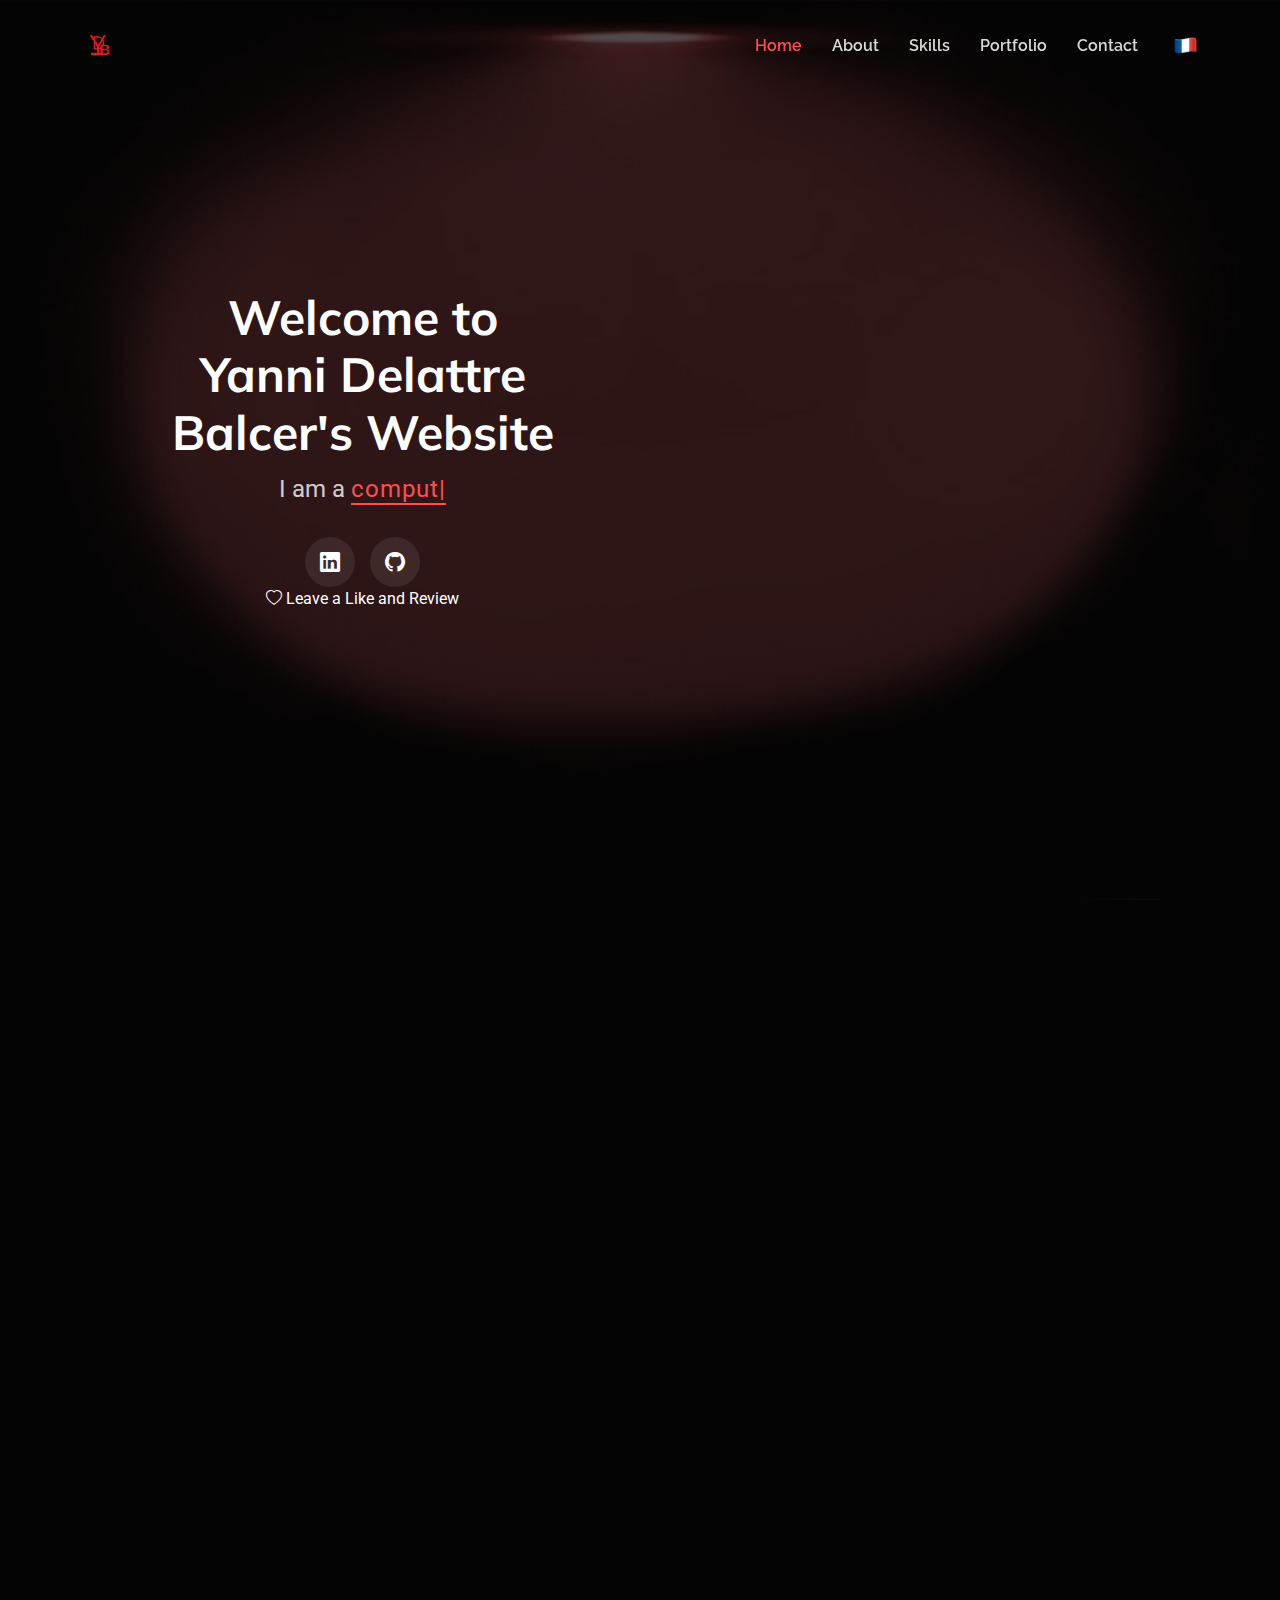
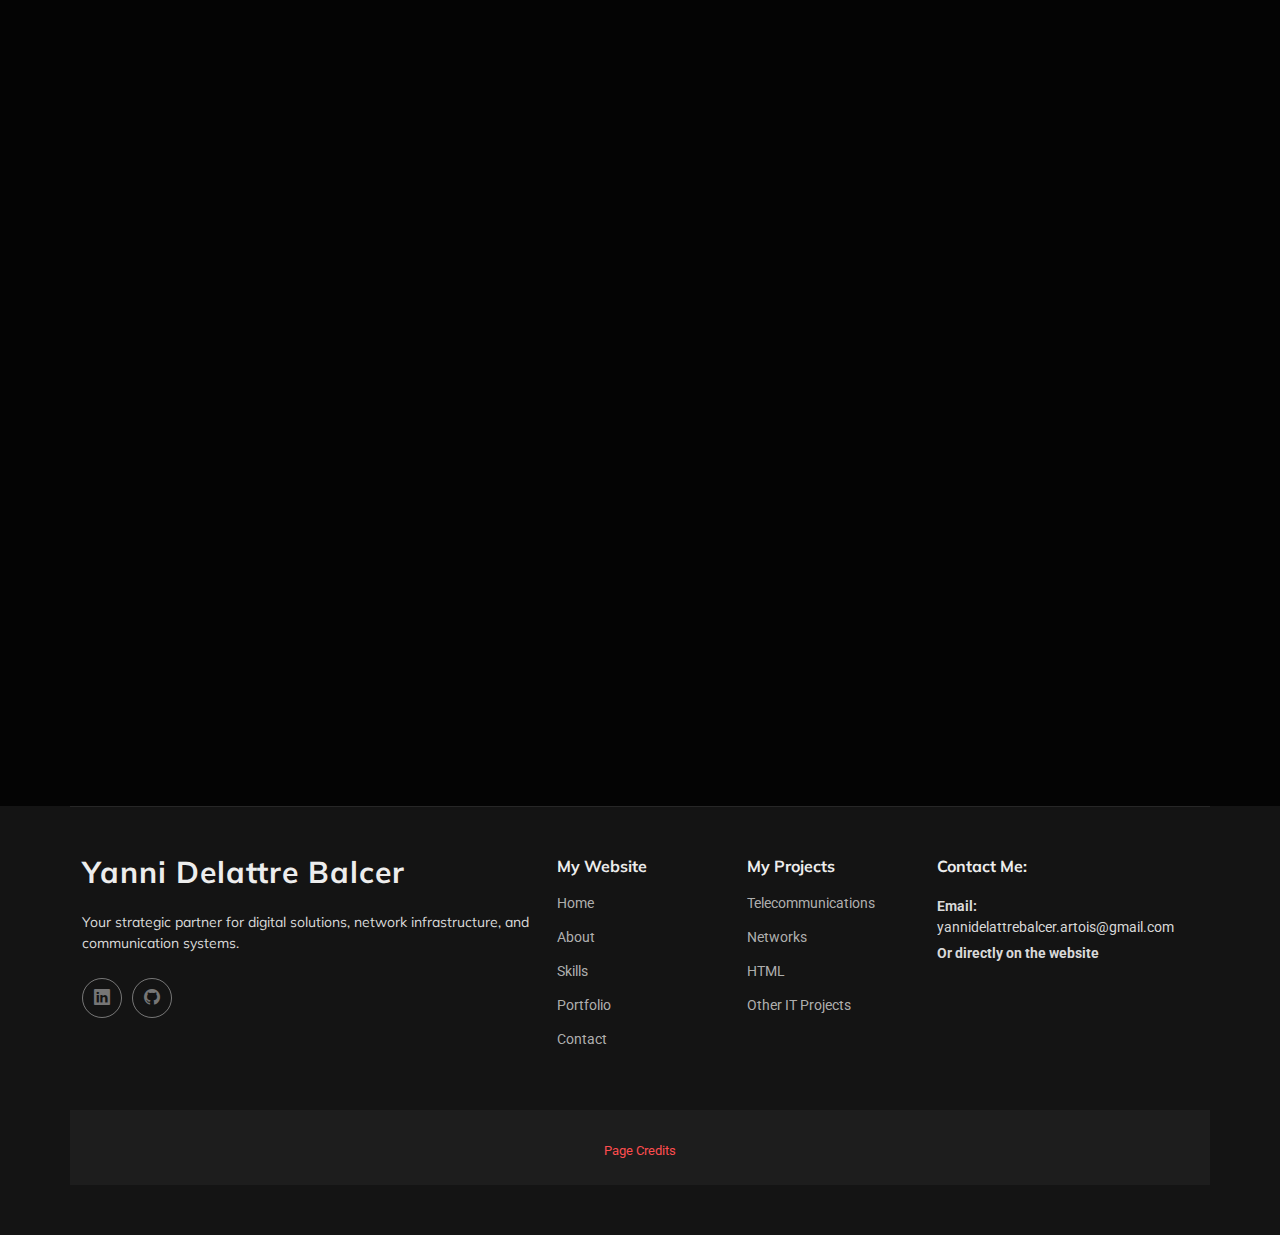
<file: Craftivo/index_en.html>
<!DOCTYPE html>
<html lang="en">

<!-- ========================================
     HEAD - METADATA AND RESOURCES
     ======================================== -->
<head>
  <meta charset="utf-8">
  <meta content="width=device-width, initial-scale=1.0" name="viewport">
  <title>Yanni Delattre Balcer's Website</title>
  <meta name="description" content="">
  <meta name="keywords" content="">

  <!-- Favicons -->
  <link href="assets/img/favicon.png" rel="icon">
  <link href="assets/img/apple-touch-icon.png" rel="apple-touch-icon">

  <!-- Google Fonts -->
  <link href="https://fonts.googleapis.com" rel="preconnect">
  <link href="https://fonts.gstatic.com" rel="preconnect" crossorigin>
  <link href="https://fonts.googleapis.com/css2?family=Roboto:ital,wght@0,100;0,300;0,400;0,500;0,700;0,900;1,100;1,300;1,400;1,500;1,700;1,900&family=Raleway:ital,wght@0,100;0,200;0,300;0,400;0,500;0,600;0,700;0,800;0,900;1,100;1,200;1,300;1,400;1,500;1,600;1,700;1,800;1,900&family=Mulish:ital,wght@0,200;0,300;0,400;0,500;0,600;0,700;0,800;0,900;1,200;1,300;1,400;1,500;1,600;1,700;1,800;1,900&display=swap" rel="stylesheet">

  <!-- Vendor CSS Files -->
  <link href="assets/vendor/bootstrap/css/bootstrap.min.css" rel="stylesheet">
  <link href="assets/vendor/bootstrap-icons/bootstrap-icons.css" rel="stylesheet">
  <link href="assets/vendor/aos/aos.css" rel="stylesheet">
  <link href="assets/vendor/glightbox/css/glightbox.min.css" rel="stylesheet">
  <link href="assets/vendor/swiper/swiper-bundle.min.css" rel="stylesheet">

  <!-- Main CSS File -->
  <link href="assets/css/main.css" rel="stylesheet">
</head>
<!-- END HEAD -->

<!-- ========================================
     BODY - MAIN CONTENT
     ======================================== -->
<body class="index-page">  

  <!-- ========================================
       HEADER - MAIN NAVIGATION
       ======================================== -->
  <header id="header" class="header d-flex align-items-center fixed-top">
    <div class="container-fluid container-xl position-relative d-flex align-items-center">

      <!-- Logo -->
      <a href="index_en.html" class="logo d-flex align-items-center me-auto">
        <img src="assets/img/favicon.png" alt="My logo">
      </a>

      <!-- Navigation Menu -->
      <nav id="navmenu" class="navmenu">
        <ul>
          <li><a href="#hero" class="active"></a></li>
          <li><a href="#Home">Home</a></li>
          <li><a href="#About">About</a></li>
          <li><a href="#Skills">Skills</a></li>
          <li><a href="#Portfolio">Portfolio</a></li>
          <li><a href="#contact">Contact</a></li>
          
          <!-- Language Selector -->
          <li class="d-flex align-items-center">
             <a href="index.html" title="Traduire en français" style="padding-left: 20px; display: flex; align-items: center;">
                <img src="assets/img/fr-flag.png" alt="Français" class="nav-flag" style="width: 25px; height: 25px; border-radius: 50%; object-fit: cover;">
             </a>
          </li>
        </ul>
        <i class="mobile-nav-toggle d-xl-none bi bi-list"></i>
      </nav>

    </div>
  </header>
  <!-- END HEADER -->

  <!-- ========================================
       MAIN - MAIN SITE CONTENT
       ======================================== -->
  <main class="main">

    <!-- ========================================
         HOME / HERO SECTION
         ======================================== -->
    <section id="Home" class="hero section dark-background">
      <!-- Background Image -->
      <img src="assets/img/profile/profile-bg-5.webp" alt="" data-aos="fade-in">

      <div class="container" data-aos="fade-up" data-aos-delay="100">
        <div class="row justify-content-center">
          <div class="col-lg-8 text-center">
            
            <!-- Welcome Title -->
            <h2 class="welcome-title">Welcome to <br> Yanni Delattre Balcer's Website</h2>
            <p>I am a <span class="typed" data-typed-items="computer networking and telecommunications student"></span></p>
            
            <!-- Social Links -->
            <div class="social-links">
              <a href="https://www.linkedin.com/in/yanni-delattre-balcer-73bb573a3/"><i class="bi bi-linkedin"></i></a>
              <a href="https://github.com/Yanni-Delattre-Balcer"><i class="bi bi-github"></i></a>
            </div>

            <!-- Like Button and Review -->
            <div class="cta-container">
              <div id="btn-like-action" class="custom-btn">
                <i id="h-icon" class="bi bi-heart"></i>
                <span id="btn-text">Leave a Like and Review</span>
              </div>
            </div>
          </div>
        </div>
      </div>

      <!-- Modal for Review Form -->
      <div id="like-modal" class="modal-overlay">
        <div class="modal-content">
          <h4>Thank you for visiting! 😊</h4>
          <p class="modal-subtitle">Leave a review to validate your like.</p>
          
          <!-- Review Form -->
          <form id="contact-like-form" action="https://formspree.io/f/xkogwqpw" method="POST" class="feedback-form">
            <input type="hidden" name="_subject" value="New Portfolio Review - Yanni">
            <input type="text" name="nom_prenom" placeholder="First & Last Name (Optional)">
            <input type="text" name="metier" placeholder="Profession (Optional)">
            <label>Your review is required *</label>
            <textarea name="commentaire" placeholder="What did you think of my portfolio?" required rows="4"></textarea>
            <button type="submit" id="submit-btn">Validate like and review</button>
          </form>
          
          <div class="modal-footer">
            <span id="close-modal">Cancel</span>
          </div>
        </div>
      </div>
    </section>
    <!-- END HOME SECTION -->

    <!-- ========================================
         ABOUT SECTION
         ======================================== -->
    <section id="About" class="about section">
      <!-- Section Title -->
      <div class="container section-title" data-aos="fade-up">
         <span class="subtitle">About Me</span>
      </div>

      <div class="container" data-aos="fade-up" data-aos-delay="100">
        <div class="row gy-5">
          
          <!-- Profile Card (left column) -->
          <div class="col-lg-4" data-aos="zoom-in" data-aos-delay="150">
            <div class="profile-card">
              <!-- Profile Header -->
              <div class="profile-header">
                <div class="profile-avatar">
                   <img src="assets/img/profile/profile-square-3.webp" class="img-fluid" alt="">
                  <div class="status-indicator"></div>
                </div>
                <h3>Yanni Delattre Balcer</h3>
                <span class="role">First-Year Networking & Telecom Student</span>
                
                <!-- Star Rating -->
                <div class="rating">
                  <i class="bi bi-star-fill"></i><i class="bi bi-star-fill"></i><i class="bi bi-star-fill"></i><i class="bi bi-star-fill"></i><i class="bi bi-star"></i>
                  <span>4/5</span>
                  <span> My profile shows a <strong>4/5 stars</strong> rating. This score is based on my actual academic grades.</span>
                </div>
              </div>

              <!-- Profile Statistics -->
              <div class="profile-stats">
                <div class="stat-item"><h4>3</h4><p>Projects</p></div>
                <div class="stat-item"><h4>+1</h4><p>Bachelor's Degree</p></div>
                <div class="stat-item"><h4>5</h4><p>Certifications</p></div>
              </div>

              <!-- Action Buttons -->
              <div class="profile-actions">
                 <a href="assets/CV/CV.pdf" class="btn-primary"><i class="bi bi-download"></i>Download my Resume</a>
                <a href="mailto:yannidelattrebalcer.artois@gmail.com" class="btn-secondary"><i class="bi bi-envelope"></i> Contact Me</a>
              </div>

              <!-- Social Links -->
              <div class="social-connect">
                 <a href="https://www.linkedin.com/in/yanni-delattre-balcer-73bb573a3/"><i class="bi bi-linkedin"></i></a>
                <a href="https://github.com/Yanni-Delattre-Balcer"><i class="bi bi-github"></i></a>
              </div>
            </div>
          </div>

          <!-- Detailed Information (right column) -->
          <div class="col-lg-8" data-aos="fade-left" data-aos-delay="200">
            <div class="content-wrapper">
              
              <!-- Biography Section -->
              <div class="bio-section">
                <div class="section-tag">About Me</div>
                <h2>Administer, Connect, Secure: Network Architecture in Service of Cybersecurity</h2>
                <p>Passionate about IT and technology. Today, my Bachelor's degree in Networking & Telecommunications places me at the heart of the field: I don't just learn theory, I practice hands-on to master network administration, enterprise connectivity, and high-performance IT tool development.</p>
                <p>My goal? Build a solid foundation to pursue a Master's degree or even Ph.D. in cybersecurity, with the ultimate aim of working in penetration testing. Naturally curious, I constantly seek to understand systems in depth and stay current with certifications to become a versatile professional capable of protecting the infrastructures I'm learning to build.</p>
              </div>

              <!-- Details Grid -->
              <div class="details-grid">
                <div class="detail-item" data-aos="fade-up" data-aos-delay="250">
                  <i class="bi bi-briefcase"></i>
                   <div class="detail-content"><span>Completed:</span><strong>High School Diploma, specializing in Mathematics & Computer Science | Obtained.</strong></div>
                </div>
                <div class="detail-item" data-aos="fade-up" data-aos-delay="300">
                  <i class="bi bi-mortarboard"></i>
                  <div class="detail-content"><span>Bachelor's Level: </span><strong>Bachelor's in Networks & Telecommunications:<br>In progress (First year).</strong></div>
                </div>
                <div class="detail-item" data-aos="fade-up" data-aos-delay="350">
                  <i class="bi bi-geo-alt"></i>
                  <div class="detail-content"><span>Location</span><strong>France</strong></div>
                 </div>
                <div class="detail-item" data-aos="fade-up" data-aos-delay="100">
                  <i class="bi bi-envelope"></i>
                  <div class="detail-content"><span>Email</span><strong><a href="mailto:yannidelattrebalcer.artois@gmail.com">yannidelattrebalcer.artois@gmail.com</a></strong></div>
                </div>
                <div class="detail-item" data-aos="fade-up" data-aos-delay="150">
                  <i class="bi bi-car-front"></i>
                  <div class="detail-content"><span>Mobility:</span><strong>Driver's License (Class B)</strong></div>
                </div>
                <div class="detail-item" data-aos="fade-up" data-aos-delay="200">
                  <i class="bi bi-calendar-check"></i>
                  <div class="detail-content"><span>Availability:</span><strong>Thursday afternoons and weekends</strong></div>
               </div>
              </div>
            </div>
          </div>
        </div>
      </div>
    </section>
    <!-- END ABOUT SECTION -->

    <!-- ========================================
         EXPERIENCE & EDUCATION SECTION
         ======================================== -->
    <section id="About2" class="resume section">
      <div class="container section-title" data-aos="fade-up"></div>

      <div class="container" data-aos="fade-up" data-aos-delay="100">
        <div class="row gy-5">
          
          <!-- Professional Experience (left column) -->
          <div class="col-lg-6">
            <div class="experience-section">
              <!-- Section Header -->
              <div class="section-header" data-aos="fade-right" data-aos-delay="200">
                <div class="header-content">
                  <span class="section-badge">Experience</span>
                  <h2>Professional Experience:</h2>
                 </div>
              </div>

              <!-- Experience Cards -->
              <div class="experience-cards">
                <!-- Experience 1: Swiss Life France -->
                <div class="exp-card" data-aos="zoom-in" data-aos-delay="350">
                   <div class="card-header">
                    <div class="company-logo"><i class="bi bi-buildings"></i></div>
                  </div>
                  <div class="card-body">
                    <h3>Swiss Life France</h3>
                    <p class="company-name">Roubaix</p>
                    <span class="duration">2022</span>
                    <p class="description">During my sophomore year, I completed an observation internship within the IT department, which allowed me to discover the challenges of web development and broaden my understanding of digital careers. This immersion was pivotal, but it was particularly my conversation with Swiss Life's Cybersecurity Manager that confirmed my vocation. This meeting clarified my professional goals and motivated my orientation toward cybersecurity and penetration testing.</p>
                  </div>
                </div>

                <!-- Experience 2: City Hall -->
                <div class="exp-card" data-aos="zoom-in" data-aos-delay="400">
                  <div class="card-header">
                     <div class="company-logo"><i class="bi bi-buildings"></i></div>
                  </div>
                  <div class="card-body">
                     <h3>City Hall</h3>
                    <p class="company-name">Loison-sous-Lens</p>
                    <span class="duration">2021</span>
                    <p class="description">During my ninth grade year, I completed an observation internship within the IT department of Loison-sous-Lens City Hall. This experience gave me insight into municipal organization and the operational management of an IT infrastructure (incident resolution, user support). This initial immersion was decisive and reinforced my choice to pursue Computer Science specialization in high school.</p>
                  </div>
                </div>
              </div>
            </div>
          </div>

          <!-- Educational Background (right column) -->
          <div class="col-lg-6">
            <div class="education-section">
              <!-- Section Header -->
              <div class="section-header" data-aos="fade-left" data-aos-delay="200">
                <div class="header-content">
                  <span class="section-badge">Education</span>
                  <h2>Academic Journey:</h2>
                </div>
              </div>

              <!-- Education Timeline -->
              <div class="education-timeline" data-aos="fade-left" data-aos-delay="300">
                <div class="timeline-track">
                  
                  <!-- Step 1: Bachelor's Degree -->
                  <div class="timeline-item">
                    <div class="timeline-marker"><i class="bi bi-mortarboard-fill"></i></div>
                    <div class="timeline-content">
                      <div class="education-meta">
                        <span class="year-range">2025 - 2026</span>
                         <span class="degree-level">Bachelor's Degree</span>
                      </div>
                      <h4>Bachelor's in Networks & Telecommunications (R&T).</h4>
                      <p class="institution">IUT of Béthune</p>
                       <p class="description">Currently in my first year of the Networking & Telecommunications Bachelor's program, I plan to specialize in Cybersecurity for my final two years of study.</p>
                      <div class="achievement">
                      <i class="bi bi-award"></i>
                      <span>In progress</span>
                     </div>
                    </div>
                  </div>

                  <!-- Step 2: High School Diploma -->
                  <div class="timeline-item">
                    <div class="timeline-marker"><i class="bi bi-book"></i></div>
                    <div class="timeline-content">
                      <div class="education-meta">
                         <span class="year-range">2022 - 2025</span>
                        <span class="degree-level">High School Graduate</span>
                      </div>
                      <h4>General High School Diploma, specializing in Mathematics and Computer Science (NSI).</h4>
                       <p class="institution">Saint-Paul Private High School in Lens</p>
                      <p class="description">Holder of a general high school diploma (2025). I pursued specializations in Mathematics, Computer Science, and Physics-Chemistry in junior year, then continued with Mathematics and Computer Science in senior year.</p>
                      <div class="achievement">
                      <i class="bi bi-award"></i>
                      <span>Obtained</span>
                     </div>
                    </div>
                  </div>

                  <!-- Step 3: Certifications -->
                  <div class="timeline-item">
                    <div class="timeline-marker"><i class="bi bi-patch-check-fill"></i></div>
                    <div class="timeline-content">
                      <div class="education-meta">
                         <span class="year-range">2021 - 2026</span>
                        <span class="degree-level">Certifications</span>
                      </div>
                      <h4>Professional Certifications</h4>
                      
                      <!-- Certifications List -->
                      <div class="certifications-list">
                         <div class="cert-item">
                          <span class="cert-name">PIX Middle School</span>
                          <a href="assets/pdf-certif/certification-pix-20220506.pdf" class="btn-primary"><i class="bi bi-download"></i> Download certificate</a>
                          <span class="cert-year">2022</span>
                      </div>
                        <div class="cert-item">
                          <span class="cert-name">PIX High School</span>
                           <a href="assets/pdf-certif/certification-pix-20250305.pdf" class="btn-primary"><i class="bi bi-download"></i> Download certificate</a>
                          <span class="cert-year">2025</span>
                        </div>
                        <div class="cert-item">
                           <span class="cert-name">Python Essentials 1</span>
                          <a href="assets/pdf-certif/Python_Essentials_1_certificate_yanni_delattrebalcer-ens-univ-artois-fr_e6ef381d-e548-45f5-90a5-058106e39b07.pdf" class="btn-primary"><i class="bi bi-download"></i> Download certificate</a>
                          <span class="cert-year">2025</span>
                        </div>
                        <div class="cert-item">
                          <span class="cert-name">Python Essentials 2</span>
                          <a href="assets/pdf-certif/Python_Essentials_2_certificate_yanni_delattrebalcer-ens-univ-artois-fr_51223ea2-42cb-4685-9687-3b9ffb284f8b.pdf" class="btn-primary"><i class="bi bi-download"></i> Download certificate</a>
                           <span class="cert-year">2025</span>
                        </div>
                        <div class="cert-item">
                          <span class="cert-name">CCNA: Switching, Routing, and Wireless Essentials (SRWE) (in progress)</span>
                          <span class="cert-year">2025</span>
                        </div>
                      </div>
                    </div>
                  </div>
                </div>
              </div>
            </div>
          </div>
        </div>
      </div>
    </section>
    <!-- END EXPERIENCE & EDUCATION SECTION -->

    <!-- ========================================
         SKILLS SECTION
         ======================================== -->
    <section id="Skills" class="about section">
      <!-- Title and Introduction -->
      <div class="container section-title" data-aos="fade-up">
        <span class="subtitle text-center d-block">My Skills</span>
        <p class="text-center mx-auto" style="max-width: 900px;">
          Currently pursuing a Bachelor's in Networks & Telecommunications at IUT Béthune, I'm developing technical skills in system administration, network architecture, and software development. The indicators below represent my current proficiency level based on my academic performance. The 'EXC' mentions indicate modules whose evaluations are still in progress and for which no grade is yet calculable.
          <br><br>
          <em style="color: #ff4a4a;">💡 Tip: Some skills are clickable and redirect to associated projects in my portfolio.</em>
        </p>
      </div>
      
      <div class="container">
        <div class="row justify-content-center">
          <div class="col-lg-10" data-aos="fade-up" data-aos-delay="200">
            <div class="content-wrapper">
              <div class="bio-section">
                <div class="skills-showcase">
                  
                  <!-- Validated Skills -->
                  <div class="section-tag mb-4">Validated Skills:</div>
                  
                  <div class="skills-list skills-animation mb-5">
                    <!-- Skill 1 -->
                    <div class="skill-item mb-3">
                      <div class="skill-info d-flex justify-content-between">
                        <span class="skill-name">General and Technical English:</span>
                        <span class="skill-percent">83%</span>
                      </div>
                      <div class="progress">
                        <div class="progress-bar" role="progressbar" style="width: 83%" aria-valuenow="83" aria-valuemin="0" aria-valuemax="100"></div>    
                      </div>
                    </div>

                    <!-- Skill 2 -->
                    <div class="skill-item mb-3">
                      <div class="skill-info d-flex justify-content-between">
                        <span class="skill-name">Operating Systems Fundamentals:</span>
                        <span class="skill-percent">80%</span>
                      </div>
                      <div class="progress">
                        <div class="progress-bar" role="progressbar" style="width: 80%" aria-valuenow="80" aria-valuemin="0" aria-valuemax="100"></div>    
                      </div>
                    </div>

                    <!-- Skill 3 -->
                    <div class="skill-item mb-3">
                      <div class="skill-info d-flex justify-content-between">
                        <span class="skill-name">Programming Fundamentals:</span>
                        <span class="skill-percent">77%</span>
                      </div>
                      <div class="progress">
                        <div class="progress-bar" role="progressbar" style="width: 77%" aria-valuenow="77" aria-valuemin="0" aria-valuemax="100"></div>
                      </div>
                    </div>

                    <!-- Skill 4 -->
                    <div class="skill-item mb-3">
                      <div class="skill-info d-flex justify-content-between">
                        <span class="skill-name">
                          <a href="#Portfolio" data-filter=".filter-digital" style="color: inherit; text-decoration: none; cursor: pointer;">
                            <i class="bi bi-lightbulb-fill"></i>
                            Network Principles and Architecture:
                          </a>
                        </span>
                        <span class="skill-percent">75%</span>
                      </div>
                      <div class="progress">
                        <div class="progress-bar" role="progressbar" style="width: 75%" aria-valuenow="75" aria-valuemin="0" aria-valuemax="100"></div>
                      </div>
                    </div>

                    <!-- Skill 5 -->
                    <div class="skill-item mb-3">
                      <div class="skill-info d-flex justify-content-between">
                        <span class="skill-name">Signal Processing Mathematics:</span>
                        <span class="skill-percent">72%</span>
                      </div>
                      <div class="progress">
                        <div class="progress-bar" role="progressbar" style="width: 72%" aria-valuenow="72" aria-valuemin="0" aria-valuemax="100"></div>    
                      </div>
                    </div>

                    <!-- Skill 6 -->
                    <div class="skill-item mb-3">
                      <div class="skill-info d-flex justify-content-between">
                        <span class="skill-name">
                          <a href="#Portfolio" data-filter=".filter-creative" style="color: inherit; text-decoration: none; cursor: pointer;">
                            <i class="bi bi-lightbulb-fill"></i>
                            Discovering Transmission Systems:
                          </a>
                        </span>
                        <span class="skill-percent">68%</span>
                      </div>
                      <div class="progress">
                        <div class="progress-bar" role="progressbar" style="width: 68%" aria-valuenow="68" aria-valuemin="0" aria-valuemax="100"></div> 
                      </div>
                    </div>

                    <!-- Skill 7 -->
                    <div class="skill-item mb-3">
                      <div class="skill-info d-flex justify-content-between">
                        <span class="skill-name">Analog Electronics Fundamentals:</span>
                        <span class="skill-percent">64%</span>
                      </div>
                      <div class="progress">
                        <div class="progress-bar" role="progressbar" style="width: 64%" aria-valuenow="64" aria-valuemin="0" aria-valuemax="100"></div>
                      </div>
                    </div>

                    <!-- Skill 8 -->
                    <div class="skill-item mb-3">
                      <div class="skill-info d-flex justify-content-between">
                        <span class="skill-name">
                          <a href="#Portfolio" data-filter=".filter-creative" style="color: inherit; text-decoration: none; cursor: pointer;">
                            <i class="bi bi-lightbulb-fill"></i>
                            Transmission Media:
                          </a>
                        </span>
                        <span class="skill-percent">63%</span>
                      </div>
                      <div class="progress">
                        <div class="progress-bar" role="progressbar" style="width: 63%" aria-valuenow="63" aria-valuemin="0" aria-valuemax="100"></div>
                      </div>
                    </div>

                    <!-- Skill 9 -->
                    <div class="skill-item mb-3">
                      <div class="skill-info d-flex justify-content-between">
                        <span class="skill-name">
                          <a href="#Portfolio" data-filter=".filter-strategy" style="color: inherit; text-decoration: none; cursor: pointer;">
                            <i class="bi bi-lightbulb-fill"></i>
                            Introduction to Web Technologies:
                          </a>
                        </span>
                        <span class="skill-percent">63%</span>
                      </div>
                      <div class="progress">
                        <div class="progress-bar" role="progressbar" style="width: 63%" aria-valuenow="63" aria-valuemin="0" aria-valuemax="100"></div>    
                      </div>
                    </div>

                    <!-- Skill 10 -->
                    <div class="skill-item mb-3">
                      <div class="skill-info d-flex justify-content-between">
                        <span class="skill-name">Digital Systems Architecture:</span>
                        <span class="skill-percent">53%</span>
                      </div>
                      <div class="progress">
                        <div class="progress-bar" role="progressbar" style="width: 53%" aria-valuenow="53" aria-valuemin="0" aria-valuemax="100"></div>
                      </div>
                    </div>

                    <!-- Skill 11 -->
                    <div class="skill-item mb-3">
                      <div class="skill-info d-flex justify-content-between">
                        <span class="skill-name">Project Management:</span>
                        <span class="skill-percent">43%</span>
                      </div>
                      <div class="progress">
                        <div class="progress-bar" role="progressbar" style="width: 43%" aria-valuenow="43" aria-valuemin="0" aria-valuemax="100"></div>    
                      </div>
                    </div>
                  </div>

                  <!-- Skills Under Evaluation (EXC) -->
                  <div class="section-tag mb-4">Skills Under Evaluation (EXC):</div>
                  
                  <div class="skills-list">
                    <!-- EXC Skill 1 -->
                    <div class="skill-item mb-3">
                      <div class="skill-info d-flex justify-content-between">
                        <span class="skill-name">
                          <a href="#Portfolio" data-filter=".filter-digital" style="color: inherit; text-decoration: none; cursor: pointer;">
                            <i class="bi bi-lightbulb-fill"></i>
                            Introduction to Computer Networks:
                          </a>
                        </span>
                        <span class="skill-percent">EXC</span>
                      </div>
                      <div class="progress"><div class="progress-bar" role="progressbar" style="width: 0%" aria-valuenow="0"></div></div>
                    </div>

                    <!-- EXC Skill 2 -->
                    <div class="skill-item mb-3">
                      <div class="skill-info d-flex justify-content-between">
                        <span class="skill-name">IT Hygiene and Cybersecurity:</span>
                        <span class="skill-percent">EXC</span>
                      </div>
                      <div class="progress"><div class="progress-bar" role="progressbar" style="width: 0%" aria-valuenow="0"></div></div>
                    </div>

                    <!-- EXC Skill 3 -->
                    <div class="skill-item mb-3">
                      <div class="skill-info d-flex justify-content-between">
                        <span class="skill-name">
                          <a href="#Portfolio" data-filter=".filter-digital" style="color: inherit; text-decoration: none; cursor: pointer;">
                            <i class="bi bi-lightbulb-fill"></i>
                            Local Networks and Active Equipment:
                          </a>
                        </span>
                        <span class="skill-percent">EXC</span>
                      </div>
                      <div class="progress"><div class="progress-bar" role="progressbar" style="width: 0%" aria-valuenow="0"></div></div>
                    </div>

                    <!-- EXC Skill 4 -->
                    <div class="skill-item mb-3">
                      <div class="skill-info d-flex justify-content-between">
                        <span class="skill-name">Personal and Professional Project:</span>
                        <span class="skill-percent">EXC</span>
                      </div>
                      <div class="progress"><div class="progress-bar" role="progressbar" style="width: 0%" aria-valuenow="0"></div></div>
                    </div>

                    <!-- EXC Skill 5 -->
                    <div class="skill-item mb-3">
                      <div class="skill-info d-flex justify-content-between">
                        <span class="skill-name">Online Self-Presentation:</span>
                        <span class="skill-percent">EXC</span>
                      </div>
                      <div class="progress"><div class="progress-bar" role="progressbar" style="width: 0%" aria-valuenow="0"></div></div>
                    </div>

                    <!-- EXC Skill 6 -->
                    <div class="skill-item mb-3">
                      <div class="skill-info d-flex justify-content-between">
                        <span class="skill-name">Data Processing:</span>
                        <span class="skill-percent">EXC</span>
                      </div>
                      <div class="progress"><div class="progress-bar" role="progressbar" style="width: 0%" aria-valuenow="0"></div></div>
                    </div>

                    <!-- EXC Skill 7 -->
                    <div class="skill-item mb-3">
                      <div class="skill-info d-flex justify-content-between">
                        <span class="skill-name">
                          <a href="#Portfolio" data-filter=".filter-digital" style="color: inherit; text-decoration: none; cursor: pointer;">
                            <i class="bi bi-lightbulb-fill"></i>
                            Getting Started with Computer Networks:
                          </a>
                        </span>
                        <span class="skill-percent">EXC</span>
                      </div>
                      <div class="progress"><div class="progress-bar" role="progressbar" style="width: 0%" aria-valuenow="0"></div></div>
                    </div>
                  </div>
                </div>
              </div>
            </div>
          </div>
        </div>
      </div>
    </section>
    <!-- END SKILLS SECTION -->

    <!-- ========================================
     PORTFOLIO SECTION
     ======================================== -->
<section id="Portfolio" class="portfolio section">

  <!-- Section Title -->
  <div class="container section-title" data-aos="fade-up">
    <span class="subtitle">Portfolio</span>
    <h2>Portfolio</h2>
    <p>Here's a selection of projects completed in academic and extracurricular contexts.</p>
  </div>

  <div class="container" data-aos="fade-up" data-aos-delay="100">

    <div class="isotope-layout" data-default-filter="*" data-layout="masonry" data-sort="original-order">
      
      <!-- Portfolio Filters -->
      <ul class="portfolio-filters isotope-filters" data-aos="fade-up" data-aos-delay="200">
        <li data-filter="*" class="filter-active">Show All</li>
        <li data-filter=".filter-creative">Telecommunications</li>
        <li data-filter=".filter-digital">Networks</li>
        <li data-filter=".filter-strategy">HTML</li>
        <li data-filter=".filter-development">Other IT Projects</li>
      </ul>

      <!-- Project Grid -->
      <div class="row gy-4 isotope-container" data-aos="fade-up" data-aos-delay="300">
        
        <!-- PROJECT 1 - Telecommunications -->
        <div class="col-lg-4 col-md-6 portfolio-item isotope-item filter-creative">
          <div class="portfolio-card">
            <div class="portfolio-image-container">
               <img src="assets/img/portfolio/portfolio-1.webp" alt="Creative Project" class="img-fluid" loading="lazy">
              <div class="portfolio-overlay">
                <div class="portfolio-info">
                  <span class="project-category">R&T Projects: Networks, Systems and Transmissions</span>
                  <h4>(Completed) Feasibility analysis and simulation (Matlab/LTspice) of a 75 Ω coaxial transmission line. Study of attenuation and propagation delay over 5m and 20m. (Not translated into English)</h4>
                </div>
                <div class="portfolio-actions">
                  <a href="assets/partie-projet/Analyse de la réponse fréquentielle et de l'atténuation d'un câble coaxial.pdf" class="portfolio-details">
                    <i class="bi bi-arrow-right"></i>
                  </a>
                </div>
              </div>
            </div>
            <div class="portfolio-meta">
              <div class="project-tags">
                <span class="tag">Telecommunications</span>
              </div>
              <div class="project-year">2025</div>
            </div>
          </div>
        </div>

        <!-- PROJECT 2 - Networks -->
        <div class="col-lg-4 col-md-6 portfolio-item isotope-item filter-digital">
          <div class="portfolio-card">
            <div class="portfolio-image-container">
              <img src="assets/img/portfolio/portfolio-2.webp" alt="Digital Project" class="img-fluid" loading="lazy">
              <div class="portfolio-overlay">
                <div class="portfolio-info">
                  <span class="project-category">R&T Projects: Enterprise Network Design and Virtualization</span>
                  <h4>(In Progress) I will design and deploy a complete network infrastructure, from planning (Gantt chart, equipment selection) to technical implementation. The project will include a simulation phase to validate configurations, followed by deployment on virtual machines with installation of critical services (Web, DHCP, DNS). Proper functioning will be validated through frame analysis and documented via Jupyter reports.</h4>
                </div>
                <div class="portfolio-actions">
                </div>
              </div>
            </div>
            <div class="portfolio-meta">
              <div class="project-tags">
                <span class="tag">Networks</span>
              </div>
              <div class="project-year">2026</div>
            </div>
          </div>
        </div>

        <!-- PROJECT 3 - HTML -->
        <div class="col-lg-4 col-md-6 portfolio-item isotope-item filter-strategy">
          <div class="portfolio-card">
            <div class="portfolio-image-container">
              <img src="assets/img/portfolio/portfolio-3.webp" alt="Strategy Project" class="img-fluid" loading="lazy">
              <div class="portfolio-overlay">
                <div class="portfolio-info">
                    <span class="project-category">Personal Project: Professional Website.</span>
                  <h4>(In Progress) Creating a modern interface for this hair salon and beauty institute located in Loison-sous-Lens. The goal is to showcase their dual expertise (unisex hairdressing and aesthetic treatments) through an intuitive website facilitating access to pricing and practical information.</h4>
                </div>
                <div class="portfolio-actions">
                  <a href="assets/partie-projet/index_en.html" class="portfolio-details">
                    <i class="bi bi-arrow-right"></i>
                  </a>
                </div>
              </div>
            </div>
           <div class="portfolio-meta">
              <div class="project-tags">
                <span class="tag">HTML</span>
              </div>
              <div class="project-year">2025</div>
            </div>
           </div>
        </div>

        <!-- PROJECT 4 - Development -->
        <div class="col-lg-4 col-md-6 portfolio-item isotope-item filter-development">
          <div class="portfolio-card">
            <div class="portfolio-image-container">
              <img src="assets/img/portfolio/portfolio-4.webp" alt="Development Project" class="img-fluid" loading="lazy">
              <div class="portfolio-overlay">
                <div class="portfolio-info">
                  <span class="project-category">Personal Project: 3D Modeling</span>
                  <h4>(Completed) I modeled a residence and its future extension using SketchUp and Sweet Home 3D. This work simulated the project integration for the city hall application, while providing homeowners with a concrete visualization of the final result. My plans then served as technical support for craftsmen during construction.</h4>
                </div>
                <div class="portfolio-actions">
                  <a href="assets/partie-projet/maison_en.html" class="portfolio-details">
                    <i class="bi bi-arrow-right"></i>
                  </a>
                </div>
              </div>
            </div>
            <div class="portfolio-meta">
              <div class="project-tags">
                <span class="tag">Architecture</span>
              </div>
              <div class="project-year">2021</div>
            </div>
          </div>
        </div>

        <!-- PROJECT 5 - Creative -->
        <div class="col-lg-4 col-md-6 portfolio-item isotope-item filter-creative">
          <div class="portfolio-card">
            <div class="portfolio-image-container">
              <div class="portfolio-overlay">
                <div class="portfolio-info">
                  <span class="project-category">Upcoming Project</span>
                  <h4></h4>
                </div>
                <div class="portfolio-actions">
                </div>
              </div>
            </div>
            <div class="portfolio-meta">
              <div class="project-tags">
              </div>
              <div class="project-year"></div>
            </div>
          </div>
        </div>

        <!-- PROJECT 6 - Digital -->
        <div class="col-lg-4 col-md-6 portfolio-item isotope-item filter-creative">
          <div class="portfolio-card">
            <div class="portfolio-image-container">
              <div class="portfolio-overlay">
                <div class="portfolio-info">
                  <span class="project-category">Upcoming Project</span>
                  <h4></h4>
                </div>
                <div class="portfolio-actions">
                </div>
              </div>
            </div>
            <div class="portfolio-meta">
              <div class="project-tags">
              </div>
              <div class="project-year"></div>
            </div>
          </div>
        </div>
      </div>
    </div>
  </div>
</section>
<!-- END PORTFOLIO SECTION -->

<!-- ========================================
     CONTACT SECTION
     ======================================== -->
<section id="contact" class="contact section">

  <!-- Section Title -->
<div class="container section-title" data-aos="fade-up">
  <span class="subtitle">Contact</span>
  <h2>Get in Touch</h2>
  <p>
    Feel free to send me a message for any questions regarding my Bachelor's degree in Networking & Telecommunications or for internship opportunities.
    <br><br>
    <strong style="color: red; text-decoration: underline;">Important note:</strong> 
    This form submission is protected by anti-spam security. After completing this security verification, don't forget to click the 'Send' button again. 
    If successful, you'll see the following message on your screen: <strong>"Thank you! The form was submitted successfully."</strong> This confirms that your message has reached me.
  </p>
</div>
  
  <div class="container">
    <div class="row gy-4">

      <!-- Contact Information (left column) -->
      <div class="col-lg-4">
        <!-- Location -->
        <div class="info-item d-flex" data-aos="fade-up" data-aos-delay="200">
          <div class="icon-wrapper">
            <i class="bi bi-geo-alt"></i>
          </div>
          <div>
            <h3>Location</h3>
            <p>62 (Pas-de-Calais), France</p>
          </div>
        </div>
        
        <!-- Email -->
        <div class="info-item d-flex" data-aos="fade-up" data-aos-delay="300">
          <div class="icon-wrapper">
            <i class="bi bi-envelope"></i>
          </div>
          <div>
            <h3>Email</h3>
            <p>yannidelattrebalcer.artois@gmail.com</p>
          </div>
        </div>
      </div>
      
      <!-- Contact Form (right column) -->
      <div class="col-lg-8">
        <form action="https://formspree.io/f/xkogwqpw" method="POST" class="contact-form" data-aos="fade-up" data-aos-delay="400">
          <div class="row gy-4">
            <!-- Name Field -->
            <div class="col-md-6">
              <input type="text" name="name" class="form-control" placeholder="Your Name" required>
            </div>
            <!-- Email Field -->
            <div class="col-md-6">
              <input type="email" name="email" class="form-control" placeholder="Your Email" required>
            </div>
            <!-- Subject Field -->
            <div class="col-md-12">
              <input type="text" name="subject" class="form-control" placeholder="Subject" required>
            </div>
            <!-- Message Field -->
            <div class="col-md-12">
              <textarea class="form-control" name="message" rows="6" placeholder="Message" required></textarea>
            </div>
            <!-- Submit Button -->
            <div class="col-md-12 text-center">
              <button type="submit" style="background: #ff4a4a; border: 0; padding: 10px 30px; color: #fff; transition: 0.4s; border-radius: 4px; cursor: pointer;">Send Message</button>
            </div>
          </div>
        </form>
      </div>
    </div>
  </div>
</section>
<!-- END CONTACT SECTION -->

</main>
<!-- END MAIN -->

<!-- ========================================
     FOOTER
     ======================================== -->
<footer id="footer" class="footer">

  <!-- Main Footer Content -->
  <div class="container footer-top">
    <div class="row gy-4">
      
      <!-- Presentation (column 1) -->
      <div class="col-lg-5 col-md-12 footer-about">
        <a href="index_en.html" class="logo d-flex align-items-center">
           <span class="sitename">Yanni Delattre Balcer</span>
        </a>
        <p>Your strategic partner for digital solutions, network infrastructure, and communication systems.</p>
        
        <!-- Footer Social Links -->
        <div class="social-links d-flex mt-4">
          <a href="https://www.linkedin.com/in/yanni-delattre-balcer-73bb573a3/"><i class="bi bi-linkedin"></i></a>
          <a href="https://github.com/Yanni-Delattre-Balcer"><i class="bi bi-github"></i></a>
        </div>
      </div>

      <!-- Site Links (column 2) -->
      <div class="col-lg-2 col-6 footer-links">
        <h4>My Website</h4>
        <ul>
          <li><a href="#Home">Home</a></li>
          <li><a href="#About">About</a></li>
          <li><a href="#Skills">Skills</a></li>
          <li><a href="#Portfolio">Portfolio</a></li>
          <li><a href="#contact">Contact</a></li>
        </ul>
      </div>

      <!-- My Projects (column 3) -->
      <div class="col-lg-2 col-6 footer-links">
        <h4>My Projects</h4>
        <ul>
          <li><a href="#Portfolio" data-filter=".filter-creative">Telecommunications</a></li>
          <li><a href="#Portfolio" data-filter=".filter-digital">Networks</a></li>
          <li><a href="#Portfolio" data-filter=".filter-strategy">HTML</a></li>
          <li><a href="#Portfolio" data-filter=".filter-development">Other IT Projects</a></li>
        </ul>
      </div>

      <!-- Contact Information (column 4) -->
      <div class="col-lg-3 col-md-12 footer-contact text-center text-md-start">
        <h4>Contact Me:</h4>
        <p><strong>Email:</strong> <span>yannidelattrebalcer.artois@gmail.com</span></p>
        <p><strong>Or directly on the website</strong></p>
      </div>
    </div>
  </div>

  <!-- Copyright and Credits -->
  <div class="container copyright text-center mt-4">
    <div class="credits">
    <a href="page-crédits_en.html">Page Credits</a>
    </div>
  </div>

</footer>
<!-- END FOOTER -->

<!-- Scroll to Top Button -->
<a href="#" id="scroll-top" class="scroll-top d-flex align-items-center justify-content-center"><i class="bi bi-arrow-up-short"></i></a>

<!-- Preloader (loading animation) -->
<div id="preloader"></div>

<!-- ========================================
     JAVASCRIPT SCRIPTS - LIBRARIES
     ======================================== -->
<script src="assets/vendor/bootstrap/js/bootstrap.bundle.min.js"></script>
<script src="assets/vendor/aos/aos.js"></script>
<script src="assets/vendor/typed.js/typed.umd.js"></script>
<script src="assets/vendor/waypoints/noframework.waypoints.js"></script>
<script src="assets/vendor/glightbox/js/glightbox.min.js"></script>
<script src="assets/vendor/imagesloaded/imagesloaded.pkgd.min.js"></script>
<script src="assets/vendor/isotope-layout/isotope.pkgd.min.js"></script>
<script src="assets/vendor/swiper/swiper-bundle.min.js"></script>

<!-- Main Script -->
<script src="assets/js/main.js"></script>

</body>
<!-- END BODY -->
</html>
</file>
<file: assets/css/main.css>
/**
* Template Name: Craftivo
* Template URL: https://bootstrapmade.com/craftivo-bootstrap-portfolio-template/
* Updated: Oct 04 2025 with Bootstrap v5.3.8
* Author: BootstrapMade.com
* License: https://bootstrapmade.com/license/
*/

@charset "UTF-8";

/*==============================================================================
# TABLE DES MATIÈRES
==============================================================================
1. VARIABLES DE POLICES & COULEURS
2. STYLES GÉNÉRAUX (body, liens, titres)
3. FORMULAIRES PHP
4. EN-TÊTE (HEADER)
5. MENU DE NAVIGATION (NAVMENU)
6. PIED DE PAGE (FOOTER)
7. PRELOADER
8. BOUTON RETOUR EN HAUT
9. ANIMATIONS AOS
10. TITRES DE PAGES & BREADCRUMBS
11. SECTIONS GLOBALES
12. SECTION ACCUEIL (HERO)
13. SECTION MOI (ABOUT)
14. SECTION MOI2 (RESUME - EXPÉRIENCES)
15. SECTION PORTFOLIO
16. SECTION CONTACT
17. SYSTÈME DE LIKE/AVIS
==============================================================================*/

/*==============================================================================
# 1. VARIABLES DE POLICES & COULEURS
# Aide: https://bootstrapmade.com/color-system/
==============================================================================*/

/* Polices */
:root {
  --default-font: "Roboto",  system-ui, -apple-system, "Segoe UI", Roboto, "Helvetica Neue", Arial, "Noto Sans", "Liberation Sans", sans-serif, "Apple Color Emoji", "Segoe UI Emoji", "Segoe UI Symbol", "Noto Color Emoji";
  --heading-font: "Mulish",  sans-serif;
  --nav-font: "Raleway",  sans-serif;
}

/* Couleurs Globales - Utilisées partout sur le site */
:root { 
  --background-color: #141414; /* Couleur de fond du site */
  --default-color: #d9d9d9; /* Couleur du texte par défaut */
  --heading-color: #ededed; /* Couleur des titres */
  --accent-color: #ff4d4f; /* Couleur d'accentuation (marque) */
  --surface-color: #1c1c1c; /* Couleur de surface pour les cartes/blocs */
  --contrast-color: #ffffff; /* Couleur de contraste pour le texte */
  --x: 50%;
  --y: 50%;
}

/* Couleurs du Menu de Navigation */
:root {
  --nav-color: #d9d9d9;
  --nav-hover-color: #ff4d4f;
  --nav-mobile-background-color: #2e2e2e;
  --nav-dropdown-background-color: #2e2e2e;
  --nav-dropdown-color: #d9d9d9;
  --nav-dropdown-hover-color: #ff4d4f;
}

/* Presets de Couleurs (Themes clair/sombre) */
.light-background {
  --background-color: rgba(41, 41, 41, 0.8);
  --surface-color: #484848;
}

.dark-background {
  --background-color: #060606;
  --default-color: #ffffff;
  --heading-color: #ffffff;
  --surface-color: #252525;
  --contrast-color: #ffffff;
}

/* Scroll fluide */
:root {
  scroll-behavior: smooth;
}

/*==============================================================================
# 2. STYLES GÉNÉRAUX DU BODY & CLASSES PARTAGÉES
==============================================================================*/

body {
  color: var(--default-color);
  background-color: var(--background-color);
  font-family: var(--default-font);
}

a {
  color: var(--accent-color);
  text-decoration: none;
  transition: 0.3s;
}

a:hover {
  color: color-mix(in srgb, var(--accent-color), transparent 25%);
  text-decoration: none;
}

h1, h2, h3, h4, h5, h6 {
  color: var(--heading-color);
  font-family: var(--heading-font);
}

/*==============================================================================
# 3. FORMULAIRES PHP (Messages d'erreur, succès, chargement)
==============================================================================*/

.php-email-form .error-message {
  display: none;
  background: #df1529;
  color: #ffffff;
  text-align: left;
  padding: 15px;
  margin-bottom: 24px;
  font-weight: 600;
}

.php-email-form .sent-message {
  display: none;
  color: #ffffff;
  background: #059652;
  text-align: center;
  padding: 15px;
  margin-bottom: 24px;
  font-weight: 600;
}

.php-email-form .loading {
  display: none;
  background: var(--surface-color);
  text-align: center;
  padding: 15px;
  margin-bottom: 24px;
}

.php-email-form .loading:before {
  content: "";
  display: inline-block;
  border-radius: 50%;
  width: 24px;
  height: 24px;
  margin: 0 10px -6px 0;
  border: 3px solid var(--accent-color);
  border-top-color: var(--surface-color);
  animation: php-email-form-loading 1s linear infinite;
}

@keyframes php-email-form-loading {
  0% { transform: rotate(0deg); }
  100% { transform: rotate(360deg); }
}

/*==============================================================================
# 4. EN-TÊTE GLOBAL (HEADER)
==============================================================================*/

.header {
  --heading-color: #ffffff;
  color: var(--default-color);
  background-color: var(--background-color);
  padding: 15px 0;
  transition: all 0.5s;
  z-index: 997;
}

.header .logo { line-height: 1; }
.header .logo img { max-height: 36px; margin-right: 8px; }

.header .logo h1 {
  font-size: 30px;
  margin: 0;
  font-weight: 400;
  color: var(--heading-color);
}

.header .btn-getstarted,
.header .btn-getstarted:focus {
  color: var(--contrast-color);
  background: var(--accent-color);
  font-size: 14px;
  padding: 8px 25px;
  margin: 0 0 0 30px;
  border-radius: 50px;
  transition: 0.3s;
}

.header .btn-getstarted:hover,
.header .btn-getstarted:focus:hover {
  color: var(--contrast-color);
  background: color-mix(in srgb, var(--accent-color), transparent 15%);
}

@media (max-width: 1200px) {
  .header .logo { order: 1; }
  .header .btn-getstarted { order: 2; margin: 0 15px 0 0; padding: 6px 15px; }
  .header .navmenu { order: 3; }
}

.scrolled .header {
  box-shadow: 0px 0 18px rgba(0, 0, 0, 0.1);
  --background-color: rgba(20, 20, 20, 0.8);
}

/* Header sur page d'accueil */
.index-page .header { --background-color: rgba(255, 255, 255, 0); }
.index-page.scrolled .header { --background-color: rgba(20, 20, 20, 0.8); }

/*==============================================================================
# 5. MENU DE NAVIGATION (NAVMENU)
==============================================================================*/

/* ========== Navmenu - Desktop ========== */
@media (min-width: 1200px) {
  .navmenu { padding: 0; }
  .navmenu ul { margin: 0; padding: 0; display: flex; list-style: none; align-items: center; }
  .navmenu li { position: relative; }
  
  .navmenu a,
  .navmenu a:focus {
    color: var(--nav-color);
    padding: 18px 15px;
    font-size: 16px;
    font-family: var(--nav-font);
    font-weight: 600;
    display: flex;
    align-items: center;
    justify-content: space-between;
    white-space: nowrap;
    transition: 0.3s;
  }

  .navmenu a i,
  .navmenu a:focus i {
    font-size: 12px;
    line-height: 0;
    margin-left: 5px;
    transition: 0.3s;
  }

  .navmenu li:last-child a { padding-right: 0; }

  .navmenu li:hover>a,
  .navmenu .active,
  .navmenu .active:focus {
    color: var(--nav-hover-color);
  }

  .navmenu .dropdown ul {
    margin: 0;
    padding: 10px 0;
    background: var(--nav-dropdown-background-color);
    display: block;
    position: absolute;
    visibility: hidden;
    left: 14px;
    top: 130%;
    opacity: 0;
    transition: 0.3s;
    border-radius: 4px;
    z-index: 99;
    box-shadow: 0px 0px 30px rgba(0, 0, 0, 0.1);
  }

  .navmenu .dropdown ul li { min-width: 200px; }

  .navmenu .dropdown ul a {
    padding: 10px 20px;
    font-size: 15px;
    text-transform: none;
    color: var(--nav-dropdown-color);
  }

  .navmenu .dropdown ul a i { font-size: 12px; }

  .navmenu .dropdown ul a:hover,
  .navmenu .dropdown ul .active:hover,
  .navmenu .dropdown ul li:hover>a {
    color: var(--nav-dropdown-hover-color);
  }

  .navmenu .dropdown:hover>ul { opacity: 1; top: 100%; visibility: visible; }
  .navmenu .dropdown .dropdown ul { top: 0; left: -90%; visibility: hidden; }
  .navmenu .dropdown .dropdown:hover>ul { opacity: 1; top: 0; left: -100%; visibility: visible; }
}

/* ========== Navmenu - Mobile ========== */
@media (max-width: 1199px) {
  .mobile-nav-toggle {
    color: var(--nav-color);
    font-size: 28px;
    line-height: 0;
    margin-right: 10px;
    cursor: pointer;
    transition: color 0.3s;
  }

  .navmenu { padding: 0; z-index: 9997; }

  .navmenu ul {
    display: none;
    list-style: none;
    position: absolute;
    inset: 60px 20px 20px 20px;
    padding: 10px 0;
    margin: 0;
    border-radius: 6px;
    background-color: var(--nav-mobile-background-color);
    overflow-y: auto;
    transition: 0.3s;
    z-index: 9998;
    box-shadow: 0px 0px 30px rgba(0, 0, 0, 0.1);
  }

  .navmenu a,
  .navmenu a:focus {
    color: var(--nav-dropdown-color);
    padding: 10px 20px;
    font-family: var(--nav-font);
    font-size: 17px;
    font-weight: 500;
    display: flex;
    align-items: center;
    justify-content: space-between;
    white-space: nowrap;
    transition: 0.3s;
  }

  .navmenu a i,
  .navmenu a:focus i {
    font-size: 12px;
    line-height: 0;
    margin-left: 5px;
    width: 30px;
    height: 30px;
    display: flex;
    align-items: center;
    justify-content: center;
    border-radius: 50%;
    transition: 0.3s;
    background-color: color-mix(in srgb, var(--accent-color), transparent 90%);
  }

  .navmenu a i:hover,
  .navmenu a:focus i:hover {
    background-color: var(--accent-color);
    color: var(--contrast-color);
  }

  .navmenu a:hover,
  .navmenu .active,
  .navmenu .active:focus {
    color: var(--nav-dropdown-hover-color);
  }

  .navmenu .active i,
  .navmenu .active:focus i {
    background-color: var(--accent-color);
    color: var(--contrast-color);
    transform: rotate(180deg);
  }

  .navmenu .dropdown ul {
    position: static;
    display: none;
    z-index: 99;
    padding: 10px 0;
    margin: 10px 20px;
    background-color: var(--nav-dropdown-background-color);
    border: 1px solid color-mix(in srgb, var(--default-color), transparent 90%);
    box-shadow: none;
    transition: all 0.5s ease-in-out;
  }

  .navmenu .dropdown ul ul { background-color: rgba(33, 37, 41, 0.1); }
  .navmenu .dropdown>.dropdown-active { display: block; background-color: rgba(33, 37, 41, 0.03); }

  .mobile-nav-active { overflow: hidden; }
  
  .mobile-nav-active .mobile-nav-toggle {
    color: #fff;
    position: absolute;
    font-size: 32px;
    top: 15px;
    right: 15px;
    margin-right: 0;
    z-index: 9999;
  }

  .mobile-nav-active .navmenu {
    position: fixed;
    overflow: hidden;
    inset: 0;
    background: rgba(33, 37, 41, 0.8);
    transition: 0.3s;
  }

  .mobile-nav-active .navmenu>ul { display: block; }
}

/*==============================================================================
# 6. PIED DE PAGE GLOBAL (FOOTER)
==============================================================================*/

.footer {
  color: var(--default-color);
  background-color: var(--background-color);
  font-size: 14px;
  padding-bottom: 50px;
  position: relative;
}

.footer .footer-top {
  padding-top: 50px;
  border-top: 1px solid color-mix(in srgb, var(--default-color), transparent 90%);
}

.footer .footer-about .logo { line-height: 1; margin-bottom: 25px; }
.footer .footer-about .logo img { max-height: 40px; margin-right: 6px; }
.footer .footer-about .logo span {
  color: var(--heading-color);
  font-size: 30px;
  font-weight: 700;
  letter-spacing: 1px;
  font-family: var(--heading-font);
}

.footer .footer-about p { font-size: 14px; font-family: var(--heading-font); }

.footer .social-links a {
  display: flex;
  align-items: center;
  justify-content: center;
  width: 40px;
  height: 40px;
  border-radius: 50%;
  border: 1px solid color-mix(in srgb, var(--default-color), transparent 50%);
  font-size: 16px;
  color: color-mix(in srgb, var(--default-color), transparent 50%);
  margin-right: 10px;
  transition: 0.3s;
}

.footer .social-links a:hover {
  color: var(--accent-color);
  border-color: var(--accent-color);
}

.footer h4 {
  font-size: 16px;
  font-weight: bold;
  position: relative;
  padding-bottom: 12px;
}

.footer .footer-links { margin-bottom: 30px; }
.footer .footer-links ul { list-style: none; padding: 0; margin: 0; }
.footer .footer-links ul i { padding-right: 2px; font-size: 12px; line-height: 0; }
.footer .footer-links ul li { padding: 10px 0; display: flex; align-items: center; }
.footer .footer-links ul li:first-child { padding-top: 0; }

.footer .footer-links ul a {
  color: color-mix(in srgb, var(--default-color), transparent 20%);
  display: inline-block;
  line-height: 1;
}

.footer .footer-links ul a:hover { color: var(--accent-color); }
.footer .footer-contact p { margin-bottom: 5px; }

.footer .copyright {
  padding-top: 25px;
  padding-bottom: 25px;
  background-color: color-mix(in srgb, var(--default-color), transparent 95%);
}

.footer .copyright p { margin-bottom: 0; }
.footer .credits { margin-top: 6px; font-size: 13px; }

/*==============================================================================
# 7. PRELOADER (Animation de chargement)
==============================================================================*/

#preloader {
  position: fixed;
  inset: 0;
  z-index: 999999;
  overflow: hidden;
  background: var(--background-color);
  transition: all 0.6s ease-out;
}

#preloader:before {
  content: "";
  position: fixed;
  top: calc(50% - 30px);
  left: calc(50% - 30px);
  border: 6px solid #ffffff;
  border-color: var(--accent-color) transparent var(--accent-color) transparent;
  border-radius: 50%;
  width: 60px;
  height: 60px;
  animation: animate-preloader 1.5s linear infinite;
}

@keyframes animate-preloader {
  0% { transform: rotate(0deg); }
  100% { transform: rotate(360deg); }
}

/*==============================================================================
# 8. BOUTON RETOUR EN HAUT (SCROLL TOP)
==============================================================================*/

.scroll-top {
  position: fixed;
  visibility: hidden;
  opacity: 0;
  right: 15px;
  bottom: 15px;
  z-index: 99999;
  background-color: var(--accent-color);
  width: 40px;
  height: 40px;
  border-radius: 4px;
  transition: all 0.4s;
}

.scroll-top i { font-size: 24px; color: var(--contrast-color); line-height: 0; }
.scroll-top:hover {
  background-color: color-mix(in srgb, var(--accent-color), transparent 20%);
  color: var(--contrast-color);
}
.scroll-top.active { visibility: visible; opacity: 1; }

/*==============================================================================
# 9. DÉSACTIVER DÉLAI ANIMATION AOS SUR MOBILE
==============================================================================*/

@media screen and (max-width: 768px) {
  [data-aos-delay] { transition-delay: 0 !important; }
}

/*==============================================================================
# 10. TITRES DE PAGES & BREADCRUMBS
==============================================================================*/

.page-title {
  color: var(--default-color);
  background-color: var(--background-color);
  padding: 20px 0;
  position: relative;
}

.page-title h1 { font-size: 28px; font-weight: 700; margin: 0; }
.page-title .breadcrumbs ol {
  display: flex;
  flex-wrap: wrap;
  list-style: none;
  padding: 0 0 10px 0;
  margin: 0;
  font-size: 14px;
  font-weight: 400;
}

.page-title .breadcrumbs ol li+li { padding-left: 10px; }
.page-title .breadcrumbs ol li+li::before {
  content: "/";
  display: inline-block;
  padding-right: 10px;
  color: color-mix(in srgb, var(--default-color), transparent 70%);
}

/*==============================================================================
# 11. STYLES DES SECTIONS GLOBALES
==============================================================================*/

section, .section {
  color: var(--default-color);
  background-color: #040404;
  padding: 60px 0;
  scroll-margin-top: 90px;
  overflow: clip;
}

@media (max-width: 1199px) {
  section, .section { scroll-margin-top: 66px; }
}

/* ========== Titres de section ========== */
.section-title {
  text-align: center;
  padding-bottom: 60px;
  position: relative;
}

.section-title h2 {
  font-size: 3.5rem;
  font-weight: 300;
  line-height: 1.2;
  color: var(--heading-color);
  margin-bottom: 1.5rem;
  letter-spacing: -1px;
}

@media (max-width: 768px) {
  .section-title h2 { font-size: 2.5rem; }
}

.section-title .subtitle {
  display: inline-block;
  font-size: 0.875rem;
  font-weight: 400;
  color: var(--accent-color);
  text-transform: uppercase;
  letter-spacing: 2px;
  margin-bottom: 1.5rem;
  position: relative;
}

.section-title .subtitle::after {
  content: "";
  position: absolute;
  bottom: -8px;
  left: 50%;
  transform: translateX(-50%);
  width: 40px;
  height: 1px;
  background: var(--accent-color);
}

.section-title p {
  font-size: 1.125rem;
  line-height: 1.8;
  color: color-mix(in srgb, var(--default-color), transparent 25%);
  max-width: 900px;
  margin: 0 auto;
  text-wrap: balance;
}

/*==============================================================================
# 12. SECTION ACCUEIL (HERO SECTION)
==============================================================================*/

.hero {
  padding-top: 80px;
  min-height: 100vh;
  position: relative;
  display: flex;
  align-items: center;
  justify-content: center;
  overflow: hidden;
  padding-bottom: 80px;
}

.hero img {
  position: absolute;
  inset: 0;
  display: block;
  width: 100%;
  height: 100%;
  object-fit: cover;
  z-index: 1;
}

.hero:before {
  content: "";
  background: color-mix(in srgb, var(--background-color), transparent 30%);
  position: absolute;
  inset: 0;
  z-index: 2;
  border-radius: 0;
}

.hero .container { position: relative; z-index: 3; }
.hero h2 { margin: 0; font-size: 48px; font-weight: 700; }
.hero p { margin: 10px 0 0 0; font-size: 24px; color: color-mix(in srgb, var(--default-color), transparent 20%); }
.hero p span { color: var(--accent-color); letter-spacing: 1px; border-bottom: 2px solid var(--accent-color); }

.hero .social-links {
  margin-top: 30px;
  display: flex;
  justify-content: center;
  gap: 15px;
}

.hero .social-links a {
  display: flex;
  align-items: center;
  justify-content: center;
  width: 50px;
  height: 50px;
  border-radius: 50%;
  background: color-mix(in srgb, var(--default-color), transparent 92%);
  color: var(--default-color);
  font-size: 20px;
  transition: 0.3s;
}

.hero .social-links a:hover {
  background: var(--accent-color);
  color: var(--contrast-color);
  transform: translateY(-3px);
}

@media (max-width: 768px) {
  .hero h2 { font-size: 32px; }
  .hero p { font-size: 20px; }
}

/* ========== Structure ACCUEIL ========== */
.welcome-title { position: relative; z-index: 10; }
.social-links { margin-bottom: 25px; }
.cta-container { display: flex; justify-content: center; gap: 20px; }

/*==============================================================================
# 13. SECTION MOI (ABOUT SECTION)
==============================================================================*/

/* Force la section MOI en transparent pour voir les particules */
#Moi, .about {
    background-color: transparent !important;
    background-image: none !important;
    position: relative;
    z-index: 1;
}

/* Cache les éléments décoratifs s'ils existent */
#Moi::before, #Moi::after,
.about::before, .about::after {
    display: none !important;
    background: none !important;
}

.about {
  overflow: hidden;
  position: relative;
}

.about::before {
  content: "";
  position: absolute;
  top: -50%;
  right: -20%;
  width: 800px;
  height: 800px;
  background: radial-gradient(circle, color-mix(in srgb, var(--accent-color), transparent 85%) 0%, transparent 70%);
  border-radius: 50%;
  z-index: 0;
  pointer-events: none;
}

.about .container { position: relative; z-index: 1; }

/* ========== Carte de profil ========== */
.about .profile-card {
  background: var(--surface-color);
  border-radius: 24px;
  padding: 40px;
  box-shadow: 0 8px 30px rgba(0, 0, 0, 0.08);
  position: sticky;
  top: 100px;
}

.about .profile-card .profile-header {
  text-align: center;
  padding-bottom: 30px;
  border-bottom: 1px solid color-mix(in srgb, var(--default-color), transparent 90%);
}

.about .profile-card .profile-header .profile-avatar {
  width: 140px;
  height: 140px;
  margin: 0 auto 24px;
  position: relative;
  border-radius: 50%;
  padding: 6px;
  background: linear-gradient(135deg, var(--accent-color), color-mix(in srgb, var(--accent-color), #ff6b9d 50%));
}

.about .profile-card .profile-header .profile-avatar img {
  width: 100%;
  height: 100%;
  object-fit: cover;
  border-radius: 50%;
  border: 4px solid var(--surface-color);
}

.about .profile-card .profile-header .profile-avatar .status-indicator {
  position: absolute;
  bottom: 8px;
  right: 8px;
  width: 24px;
  height: 24px;
  background: #10b981;
  border: 4px solid var(--surface-color);
  border-radius: 50%;
  animation: pulse 2s infinite;
}

.about .profile-card .profile-header h3 {
  font-size: 24px;
  font-weight: 700;
  margin-bottom: 8px;
  color: var(--heading-color);
}

.about .profile-card .profile-header .role {
  display: inline-block;
  font-size: 15px;
  color: var(--accent-color);
  font-weight: 500;
  margin-bottom: 16px;
}

.about .profile-card .profile-header .rating {
  display: flex;
  align-items: center;
  justify-content: center;
  gap: 4px;
  margin-top: 12px;
}

.about .profile-card .profile-header .rating i { color: #fbbf24; font-size: 16px; }

.about .profile-card .profile-header .rating span {
  margin-left: 8px;
  font-weight: 600;
  color: var(--default-color);
  font-size: 15px;
}

/* ========== Statistiques du profil ========== */
.about .profile-card .profile-stats {
  display: grid;
  grid-template-columns: repeat(3, 1fr);
  gap: 20px;
  padding: 30px 0;
  border-bottom: 1px solid color-mix(in srgb, var(--default-color), transparent 90%);
}

.about .profile-card .profile-stats .stat-item { text-align: center; }

.about .profile-card .profile-stats .stat-item h4 {
  font-size: 28px;
  font-weight: 700;
  color: var(--accent-color);
  margin-bottom: 6px;
}

.about .profile-card .profile-stats .stat-item p {
  font-size: 13px;
  color: color-mix(in srgb, var(--default-color), transparent 30%);
  text-transform: uppercase;
  letter-spacing: 0.5px;
  margin: 0;
}

/* ========== Actions du profil ========== */
.about .profile-card .profile-actions {
  display: flex;
  flex-direction: column;
  gap: 12px;
  padding: 30px 0;
  border-bottom: 1px solid color-mix(in srgb, var(--default-color), transparent 90%);
}

.about .profile-card .profile-actions a {
  display: flex;
  align-items: center;
  justify-content: center;
  gap: 10px;
  padding: 14px 24px;
  border-radius: 12px;
  font-weight: 600;
  font-size: 15px;
  text-decoration: none;
  transition: all 0.3s ease;
}

.about .profile-card .profile-actions a.btn-primary {
  background: var(--accent-color);
  color: var(--contrast-color);
}

.about .profile-card .profile-actions a.btn-primary:hover {
background: color-mix(in srgb, var(--accent-color), #000 15%);
transform: translateY(-2px);
box-shadow: 0 6px 20px rgba(0, 0, 0, 0.15);
}
.about .profile-card .profile-actions a.btn-secondary {
background: color-mix(in srgb, var(--accent-color), transparent 90%);
color: var(--accent-color);
}
.about .profile-card .profile-actions a.btn-secondary:hover {
background: color-mix(in srgb, var(--accent-color), transparent 85%);
}
.about .profile-card .profile-actions a i { font-size: 18px; }
/* ========== Réseaux sociaux ========== */
.about .profile-card .social-connect {
display: flex;
justify-content: center;
gap: 12px;
padding-top: 30px;
}
.about .profile-card .social-connect a {
width: 44px;
height: 44px;
display: flex;
align-items: center;
justify-content: center;
background: color-mix(in srgb, var(--default-color), transparent 94%);
border-radius: 12px;
color: var(--default-color);
font-size: 18px;
transition: all 0.3s ease;
}
.about .profile-card .social-connect a:hover {
background: var(--accent-color);
color: var(--contrast-color);
transform: translateY(-3px);
}
/* ========== Biographie ========== */
.about .content-wrapper .bio-section { margin-bottom: 50px; }
.about .content-wrapper .bio-section .section-tag {
display: inline-block;
padding: 6px 16px;
background: color-mix(in srgb, var(--accent-color), transparent 90%);
color: var(--accent-color);
border-radius: 20px;
font-size: 13px;
font-weight: 600;
text-transform: uppercase;
letter-spacing: 0.5px;
margin-bottom: 16px;
}
.about .content-wrapper .bio-section h2 {
font-size: 36px;
font-weight: 700;
color: var(--heading-color);
margin-bottom: 24px;
line-height: 1.2;
}
.about .content-wrapper .bio-section p {
font-size: 16px;
line-height: 1.8;
color: var(--default-color);
margin-bottom: 16px;
}
.about .content-wrapper .bio-section p:last-child { margin-bottom: 0; }
/* ========== Détails personnels ========== */
.about .content-wrapper .details-grid {
display: grid;
grid-template-columns: repeat(2, 1fr);
gap: 24px;
margin-bottom: 50px;
}
.about .content-wrapper .details-grid .detail-item {
display: flex;
align-items: center;
gap: 16px;
padding: 24px;
background: var(--surface-color);
border-radius: 16px;
border: 1px solid color-mix(in srgb, var(--default-color), transparent 92%);
transition: all 0.3s ease;
}
.about .content-wrapper .details-grid .detail-item:hover {
border-color: var(--accent-color);
transform: translateY(-3px);
box-shadow: 0 8px 24px rgba(0, 0, 0, 0.08);
}
.about .content-wrapper .details-grid .detail-item i {
font-size: 28px;
color: var(--accent-color);
flex-shrink: 0;
}
.about .content-wrapper .details-grid .detail-item .detail-content span {
display: block;
font-size: 13px;
color: color-mix(in srgb, var(--default-color), transparent 40%);
text-transform: uppercase;
letter-spacing: 0.5px;
margin-bottom: 4px;
}
.about .content-wrapper .details-grid .detail-item .detail-content strong {
display: block;
font-size: 16px;
color: var(--heading-color);
font-weight: 600;
}
/* ========== Compétences ========== */
.about .content-wrapper .skills-showcase .section-tag {
display: inline-block;
padding: 6px 16px;
background: color-mix(in srgb, var(--accent-color), transparent 90%);
color: var(--accent-color);
border-radius: 20px;
font-size: 13px;
font-weight: 600;
text-transform: uppercase;
letter-spacing: 0.5px;
margin-bottom: 16px;
}
.about .content-wrapper .skills-showcase h3 {
font-size: 28px;
font-weight: 700;
color: var(--heading-color);
margin-bottom: 32px;
}
.about .content-wrapper .skills-showcase .skills-list .skill-item { margin-bottom: 28px; }
.about .content-wrapper .skills-showcase .skills-list .skill-item .skill-info {
display: flex;
justify-content: space-between;
align-items: center;
margin-bottom: 10px;
}
.about .content-wrapper .skills-showcase .skills-list .skill-item .skill-info .skill-name {
font-size: 15px;
font-weight: 600;
color: var(--heading-color);
}
.about .content-wrapper .skills-showcase .skills-list .skill-item .skill-info .skill-percent {
font-size: 15px;
font-weight: 700;
color: var(--accent-color);
}
.about .content-wrapper .skills-showcase .skills-list .skill-item .progress {
height: 10px;
border-radius: 10px;
background: color-mix(in srgb, var(--default-color), transparent 94%);
overflow: hidden;
}
.about .content-wrapper .skills-showcase .skills-list .skill-item .progress .progress-bar {
width: 0;
height: 100%;
background: linear-gradient(90deg, var(--accent-color), color-mix(in srgb, var(--accent-color), #ff6b9d 50%));
border-radius: 10px;
transition: width 1.5s cubic-bezier(0.65, 0, 0.35, 1);
position: relative;
}
.about .content-wrapper .skills-showcase .skills-list .skill-item .progress .progress-bar::after {
content: "";
position: absolute;
top: 0;
left: 0;
right: 0;
bottom: 0;
background: linear-gradient(90deg, transparent, rgba(255, 255, 255, 0.4), transparent);
animation: shimmer 2s infinite;
}
/* ========================================
   ICÔNES D'AMPOULE - COMPÉTENCES CLIQUABLES
   ======================================== */

.skill-name a {
  display: inline-flex;
  align-items: center;
  gap: 6px;
}

.skill-name a .bi-lightbulb-fill {
  color: #ffd700;
  font-size: 1em;
  animation: pulse-glow 2s ease-in-out infinite;
}

@keyframes pulse-glow {
  0%, 100% {
    opacity: 1;
    transform: scale(1);
  }
  50% {
    opacity: 0.7;
    transform: scale(1.1);
  }
}

.skill-name a:hover .bi-lightbulb-fill {
  color: #ffed4e;
  animation: none;
  transform: scale(1.2);
  transition: all 0.3s ease;
}
/* ========== Animations ========== */
@keyframes pulse {
0%, 100% { opacity: 1; }
50% { opacity: 0.6; }
}
@keyframes shimmer {
0% { transform: translateX(-100%); }
100% { transform: translateX(100%); }
}
/* ========== Responsive About ========== */
@media (max-width: 992px) {
.about .profile-card { position: static; margin-bottom: 40px; }
.about .content-wrapper .bio-section h2 { font-size: 30px; }
.about .content-wrapper .details-grid { grid-template-columns: 1fr; }
.about .content-wrapper .skills-showcase h3 { font-size: 24px; }
}
@media (max-width: 576px) {
.about .profile-card { padding: 30px 20px; }
.about .profile-card .profile-header .profile-avatar { width: 120px; height: 120px; }
.about .profile-card .profile-stats { grid-template-columns: repeat(3, 1fr); gap: 16px; }
.about .profile-card .profile-stats .stat-item h4 { font-size: 24px; }
.about .content-wrapper .bio-section h2 { font-size: 26px; }
.about .content-wrapper .details-grid .detail-item { padding: 18px; }
.about .content-wrapper .details-grid .detail-item i { font-size: 24px; }
}
/*==============================================================================
14. SECTION MOI2 (RESUME - EXPÉRIENCES & PARCOURS)
==============================================================================*/
.resume .section-header { margin-bottom: 2.5rem; }
/* ========== En-tête de section ========== */
.resume .section-header .header-content .section-badge {
display: inline-block;
background: linear-gradient(135deg, var(--accent-color), color-mix(in srgb, var(--accent-color), #6c5ce7 20%));
color: var(--contrast-color);
padding: 0.5rem 1.2rem;
border-radius: 25px;
font-size: 0.85rem;
font-weight: 600;
text-transform: uppercase;
letter-spacing: 0.1em;
margin-bottom: 1rem;
}
.resume .section-header .header-content h2 {
font-size: 2.2rem;
font-weight: 700;
color: var(--heading-color);
margin-bottom: 1rem;
line-height: 1.2;
letter-spacing: -0.02em;
}
.resume .section-header .header-content p {
font-size: 1rem;
line-height: 1.7;
color: color-mix(in srgb, var(--default-color), transparent 35%);
margin: 0;
}
/* ========== Cartes d'expérience ========== */
.resume .experience-section .experience-cards {
display: flex;
flex-direction: column;
gap: 1.5rem;
}
.resume .experience-section .experience-cards .exp-card {
background: var(--surface-color);
border-radius: 16px;
padding: 2rem;
border: 2px solid color-mix(in srgb, var(--default-color), transparent 95%);
transition: all 0.3s ease;
position: relative;
overflow: hidden;
}
.resume .experience-section .experience-cards .exp-card::before {
content: "";
position: absolute;
top: 0;
left: 0;
right: 0;
height: 4px;
background: linear-gradient(90deg, transparent, var(--accent-color), transparent);
transform: translateX(-100%);
transition: transform 0.3s ease;
}
.resume .experience-section .experience-cards .exp-card:hover {
transform: translateY(-5px);
border-color: color-mix(in srgb, var(--accent-color), transparent 80%);
box-shadow: 0 15px 45px color-mix(in srgb, var(--default-color), transparent 85%);
}
.resume .experience-section .experience-cards .exp-card:hover::before { transform: translateX(0); }
.resume .experience-section .experience-cards .exp-card.featured {
border-color: color-mix(in srgb, var(--accent-color), transparent 70%);
background: linear-gradient(135deg, var(--surface-color), color-mix(in srgb, var(--accent-color), transparent 95%));
}
.resume .experience-section .experience-cards .exp-card.featured::before {
background: linear-gradient(90deg, var(--accent-color), color-mix(in srgb, var(--accent-color), #6c5ce7 20%), var(--accent-color));
}
.resume .experience-section .experience-cards .exp-card .card-header {
display: flex;
justify-content: space-between;
align-items: center;
margin-bottom: 1.5rem;
}
.resume .experience-section .experience-cards .exp-card .card-header .company-logo {
width: 50px;
height: 50px;
background: linear-gradient(135deg, var(--accent-color), color-mix(in srgb, var(--accent-color), #6c5ce7 20%));
border-radius: 12px;
display: flex;
align-items: center;
justify-content: center;
}
.resume .experience-section .experience-cards .exp-card .card-header .company-logo i {
font-size: 1.3rem;
color: var(--contrast-color);
}
.resume .experience-section .experience-cards .exp-card .card-header .period-badge {
background: color-mix(in srgb, var(--accent-color), transparent 85%);
color: var(--accent-color);
padding: 0.4rem 1rem;
border-radius: 20px;
font-size: 0.8rem;
font-weight: 600;
text-transform: uppercase;
letter-spacing: 0.05em;
}
.resume .experience-section .experience-cards .exp-card .card-body h3 {
font-size: 1.4rem;
font-weight: 600;
color: var(--heading-color);
margin-bottom: 0.5rem;
letter-spacing: -0.01em;
}
.resume .experience-section .experience-cards .exp-card .card-body .company-name {
font-size: 1rem;
color: color-mix(in srgb, var(--default-color), transparent 25%);
font-weight: 500;
margin-bottom: 0.3rem;
}
.resume .experience-section .experience-cards .exp-card .card-body .duration {
display: inline-block;
font-size: 0.9rem;
color: var(--accent-color);
font-weight: 600;
background: color-mix(in srgb, var(--accent-color), transparent 90%);
padding: 0.2rem 0.8rem;
border-radius: 12px;
margin-bottom: 1rem;
}
.resume .experience-section .experience-cards .exp-card .card-body .description {
font-size: 0.95rem;
line-height: 1.6;
color: color-mix(in srgb, var(--default-color), transparent 35%);
margin-bottom: 1.5rem;
}
.resume .experience-section .experience-cards .exp-card .card-body .skills-tags {
display: flex;
flex-wrap: wrap;
gap: 0.5rem;
}
.resume .experience-section .experience-cards .exp-card .card-body .skills-tags .skill-tag {
background: color-mix(in srgb, var(--accent-color), transparent 92%);
color: var(--accent-color);
padding: 0.3rem 0.8rem;
border-radius: 15px;
font-size: 0.8rem;
font-weight: 500;
border: 1px solid color-mix(in srgb, var(--accent-color), transparent 85%);
}
/* ========== Timeline d'éducation ========== */
.resume .education-section .education-timeline .timeline-track {
position: relative;
padding-left: 2.5rem;
}
.resume .education-section .education-timeline .timeline-track::before {
content: "";
position: absolute;
left: 10px;
top: 0;
bottom: 0;
width: 2px;
background: linear-gradient(180deg, var(--accent-color), color-mix(in srgb, var(--accent-color), transparent 50%));
}
.resume .education-section .education-timeline .timeline-track .timeline-item {
position: relative;
margin-bottom: 3rem;
}
.resume .education-section .education-timeline .timeline-track .timeline-item:last-child { margin-bottom: 0; }
.resume .education-section .education-timeline .timeline-track .timeline-item .timeline-marker {
position: absolute;
left: -3.5rem;
top: 0;
width: 50px;
height: 50px;
background: linear-gradient(135deg, var(--accent-color), color-mix(in srgb, var(--accent-color), #6c5ce7 20%));
border-radius: 50%;
display: flex;
align-items: center;
justify-content: center;
border: 4px solid var(--background-color);
box-shadow: 0 0 0 3px color-mix(in srgb, var(--accent-color), transparent 80%);
}
.resume .education-section .education-timeline .timeline-track .timeline-item .timeline-marker i {
font-size: 1.2rem;
color: var(--contrast-color);
}
.resume .education-section .education-timeline .timeline-track .timeline-item .timeline-content {
background: var(--surface-color);
padding: 1.8rem;
border-radius: 12px;
border: 1px solid color-mix(in srgb, var(--default-color), transparent 95%);
transition: all 0.3s ease;
}
.resume .education-section .education-timeline .timeline-track .timeline-item .timeline-content:hover {
transform: translateX(5px);
border-color: color-mix(in srgb, var(--accent-color), transparent 80%);
box-shadow: 0 10px 30px color-mix(in srgb, var(--default-color), transparent 90%);
}
.resume .education-section .education-timeline .timeline-track .timeline-item .timeline-content .education-meta {
display: flex;
justify-content: space-between;
align-items: center;
margin-bottom: 1rem;
}
.resume .education-section .education-timeline .timeline-track .timeline-item .timeline-content .education-meta .year-range {
font-size: 0.9rem;
color: var(--accent-color);
font-weight: 600;
background: color-mix(in srgb, var(--accent-color), transparent 90%);
padding: 0.3rem 0.8rem;
border-radius: 15px;
}
.resume .education-section .education-timeline .timeline-track .timeline-item .timeline-content .education-meta .degree-level {
font-size: 0.8rem;
color: color-mix(in srgb, var(--default-color), transparent 40%);
text-transform: uppercase;
font-weight: 600;
letter-spacing: 0.1em;
}
.resume .education-section .education-timeline .timeline-track .timeline-item .timeline-content h4 {
font-size: 1.3rem;
font-weight: 600;
color: var(--heading-color);
margin-bottom: 0.5rem;
letter-spacing: -0.01em;
}
.resume .education-section .education-timeline .timeline-track .timeline-item .timeline-content .institution {
font-size: 1rem;
color: color-mix(in srgb, var(--default-color), transparent 25%);
font-weight: 500;
margin-bottom: 1rem;
}
.resume .education-section .education-timeline .timeline-track .timeline-item .timeline-content .description {
font-size: 0.95rem;
line-height: 1.6;
color: color-mix(in srgb, var(--default-color), transparent 35%);
margin-bottom: 1.2rem;
}
.resume .education-section .education-timeline .timeline-track .timeline-item .timeline-content .achievement {
display: flex;
align-items: center;
gap: 0.5rem;
background: color-mix(in srgb, var(--accent-color), transparent 92%);
padding: 0.6rem 1rem;
border-radius: 8px;
border-left: 3px solid var(--accent-color);
}
.resume .education-section .education-timeline .timeline-track .timeline-item .timeline-content .achievement i {
color: var(--accent-color);
font-size: 1rem;
}
.resume .education-section .education-timeline .timeline-track .timeline-item .timeline-content .achievement span {
font-size: 0.9rem;
font-weight: 600;
color: var(--accent-color);
}
.resume .education-section .education-timeline .timeline-track .timeline-item .timeline-content .certifications-list .cert-item {
display: flex;
justify-content: space-between;
align-items: center;
padding: 0.8rem 0;
border-bottom: 1px solid color-mix(in srgb, var(--default-color), transparent 95%);
}
.resume .education-section .education-timeline .timeline-track .timeline-item .timeline-content .certifications-list .cert-item:last-child {
border-bottom: none;
}
.resume .education-section .education-timeline .timeline-track .timeline-item .timeline-content .certifications-list .cert-item .cert-name {
font-size: 0.9rem;
color: var(--heading-color);
font-weight: 500;
}
.resume .education-section .education-timeline .timeline-track .timeline-item .timeline-content .certifications-list .cert-item .cert-year {
font-size: 0.8rem;
color: var(--accent-color);
font-weight: 600;
background: color-mix(in srgb, var(--accent-color), transparent 90%);
padding: 0.2rem 0.6rem;
border-radius: 10px;
}
/* ========== Responsive Resume ========== */
@media (max-width: 992px) {
.resume .section-header { margin-bottom: 2rem; }
.resume .section-header .header-content h2 { font-size: 2rem; }
.resume .experience-section { margin-bottom: 3rem; }
.resume .education-timeline .timeline-track .timeline-item .timeline-marker { width: 45px; height: 45px; }
}
@media (max-width: 768px) {
.resume .section-header .header-content { text-align: center; }
.resume .section-header .header-content h2 { font-size: 1.8rem; }
.resume .experience-section .experience-cards .exp-card { padding: 1.5rem; }
.resume .experience-section .experience-cards .exp-card .card-header .company-logo { width: 45px; height: 45px; }
.resume .experience-section .experience-cards .exp-card .card-header .company-logo i { font-size: 1.2rem; }
.resume .education-section .education-timeline .timeline-track { padding-left: 2rem; }
.resume .education-section .education-timeline .timeline-track::before { left: 20px; }
.resume .education-section .education-timeline .timeline-track .timeline-item .timeline-marker { left: -2.3rem; width: 40px; height: 40px; }
.resume .education-section .education-timeline .timeline-track .timeline-item .timeline-marker i { font-size: 1rem; }
.resume .education-section .education-timeline .timeline-track .timeline-item .timeline-content { padding: 1.5rem; }
}
@media (max-width: 576px) {
.resume .section-header .header-content .section-badge { font-size: 0.8rem; padding: 0.4rem 1rem; }
.resume .section-header .header-content h2 { font-size: 1.6rem; }
.resume .experience-section .experience-cards .exp-card { padding: 1.2rem; }
.resume .experience-section .experience-cards .exp-card .card-header { flex-direction: column; gap: 1rem; text-align: center; }
.resume .education-section .education-timeline .timeline-track .timeline-item .timeline-content { padding: 1.2rem; }
.resume .education-section .education-timeline .timeline-track .timeline-item .timeline-content .education-meta { flex-direction: column; gap: 0.5rem; align-items: flex-start; }
.resume .education-section .education-timeline .timeline-track .timeline-item .timeline-content .certifications-list .cert-item { flex-direction: column; align-items: flex-start; gap: 0.3rem; }
}
/*==============================================================================
15. SECTION PORTFOLIO
==============================================================================*/
/* ========== Filtres Portfolio ========== */
.portfolio .portfolio-filters {
  display: flex;
  justify-content: center;
  flex-wrap: wrap;
  gap: 12px;
  margin-bottom: 50px;
  padding: 0;
  list-style: none;
}

@media (max-width: 768px) {
  .portfolio .portfolio-filters { gap: 8px; margin-bottom: 35px; }
}

.portfolio .portfolio-filters li {
  padding: 10px 20px;
  font-size: 14px;
  font-weight: 500;
  border-radius: 6px;
  cursor: pointer;
  transition: all 0.3s ease;
  background-color: transparent;
  color: var(--default-color);
  border: 1px solid color-mix(in srgb, var(--default-color), transparent 80%);
}

@media (max-width: 768px) {
  .portfolio .portfolio-filters li { padding: 8px 16px; font-size: 13px; }
}

.portfolio .portfolio-filters li:hover {
  color: var(--accent-color);
  border-color: var(--accent-color);
}

.portfolio .portfolio-filters li.filter-active {
  background-color: var(--accent-color);
  color: var(--contrast-color);
  border-color: var(--accent-color);
}

/* ========== Cartes Portfolio ========== */
.portfolio .portfolio-card {
  position: relative;
  margin-bottom: 30px;
}

.portfolio .portfolio-card .portfolio-image-container {
  position: relative;
  overflow: hidden;
  border-radius: 8px;
  aspect-ratio: 4/3;
  background-color: #000;
}

.portfolio .portfolio-card .portfolio-image-container img {
  width: 100%;
  height: 100%;
  object-fit: cover;
  transition: transform 0.5s ease, opacity 0.3s ease;
}

.portfolio .portfolio-card .portfolio-image-container .portfolio-overlay {
  position: absolute;
  top: 0;
  left: 0;
  right: 0;
  bottom: 0;
  background: rgba(0, 0, 0, 0.75); 
  opacity: 0;
  transition: opacity 0.3s ease;
  display: flex;
  flex-direction: column;
  justify-content: space-between; /* Espace le titre en haut et les boutons en bas */
  padding: 20px;
  z-index: 2;
}

/* Positionnement du titre au centre */
.portfolio .portfolio-card .portfolio-image-container .portfolio-overlay .portfolio-info {
  text-align: center;
  margin-top: auto;   /* Pousse le contenu vers le centre vertical */
  margin-bottom: auto; 
}

.portfolio .portfolio-card .portfolio-image-container .portfolio-overlay .portfolio-info .project-category {
  display: inline-block;
  font-size: 11px;
  font-weight: 600;
  text-transform: uppercase;
  color: var(--accent-color);
  background-color: rgba(255, 255, 255, 0.9);
  padding: 3px 8px;
  border-radius: 4px;
  margin-bottom: 8px;
}

/* Texte blanc corrigé */
.portfolio .portfolio-card .portfolio-image-container .portfolio-overlay .portfolio-info h4 {
  color: #ffffff;
  font-size: 14px;
  font-weight: 500;
  margin: 0;
  line-height: 1.5;
}

/* Boutons positionnés en bas à droite */
.portfolio .portfolio-card .portfolio-image-container .portfolio-overlay .portfolio-actions {
  display: flex;
  gap: 10px;
  align-self: flex-end; /* Aligne le bloc d'actions à droite */
}

.portfolio .portfolio-card .portfolio-image-container .portfolio-overlay .portfolio-actions a {
  width: 36px;
  height: 36px;
  background-color: rgba(255, 255, 255, 0.9);
  color: var(--accent-color);
  border-radius: 50%;
  display: flex;
  align-items: center;
  justify-content: center;
  font-size: 14px;
  transition: all 0.3s ease;
  text-decoration: none;
}

.portfolio .portfolio-card .portfolio-image-container .portfolio-overlay .portfolio-actions a:hover {
  background-color: var(--accent-color);
  color: var(--contrast-color);
  transform: scale(1.1);
}

/* ========== Métadonnées Portfolio ========== */
.portfolio .portfolio-card .portfolio-meta {
  display: flex;
  justify-content: space-between;
  align-items: center;
  margin-top: 15px;
}

.portfolio .portfolio-card .portfolio-meta .project-tags {
  display: flex;
  gap: 8px;
}

.portfolio .portfolio-card .portfolio-meta .project-tags .tag {
  font-size: 11px;
  font-weight: 500;
  padding: 4px 10px;
  border-radius: 12px;
  background-color: color-mix(in srgb, var(--accent-color), transparent 90%);
  color: var(--accent-color);
}

.portfolio .portfolio-card .portfolio-meta .project-year {
  font-size: 12px;
  font-weight: 500;
  color: color-mix(in srgb, var(--default-color), transparent 40%);
}

/* EFFETS AU SURVOL */
.portfolio .portfolio-card:hover .portfolio-image-container img {
  transform: scale(1.1);
  opacity: 0.2;
}

.portfolio .portfolio-card:hover .portfolio-image-container .portfolio-overlay {
  opacity: 1;
}
/*==============================================================================
16. SECTION CONTACT
==============================================================================*/
/* ========== Cartes d'information ========== */
.contact .info-item {
background:var(--surface-color);
padding: 30px;
border-radius: 10px;
border: 1px solid color-mix(in srgb, var(--default-color), transparent 90%);
margin-bottom: 20px;
display: flex;
align-items: flex-start;
transition: 0.3s;
}
.contact .info-item:hover {
border-color: var(--accent-color);
box-shadow: 0 5px 20px color-mix(in srgb, var(--default-color), transparent 90%);
}
.contact .info-item .icon-wrapper {
width: 50px;
height: 50px;
background: color-mix(in srgb, var(--accent-color), transparent 90%);
border-radius: 50%;
display: flex;
align-items: center;
justify-content: center;
margin-right: 20px;
flex-shrink: 0;
transition: 0.3s;
}
.contact .info-item .icon-wrapper i {
color: var(--accent-color);
font-size: 24px;
transition: 0.3s;
}
.contact .info-item:hover .icon-wrapper { background: var(--accent-color); }
.contact .info-item:hover .icon-wrapper i { color: var(--contrast-color); }
.contact .info-item h3 {
font-size: 18px;
font-weight: 700;
margin-bottom: 5px;
color: var(--heading-color);
}
.contact .info-item p {
margin: 0;
font-size: 14px;
color: var(--default-color);
}
/* ========== Formulaire de contact ========== */
.contact .php-email-form {
background: var(--surface-color);
padding: 40px;
border-radius: 10px;
border: 1px solid color-mix(in srgb, var(--default-color), transparent 90%);
}
.contact .php-email-form .form-control {
color: var(--default-color);
background-color: var(--surface-color);
border: 1px solid color-mix(in srgb, var(--default-color), transparent 80%);
padding: 12px 15px;
font-size: 14px;
border-radius: 5px;
transition: 0.3s;
}
.contact .php-email-form .form-control:focus {
border-color: var(--accent-color);
box-shadow: 0 0 0 0.2rem color-mix(in srgb, var(--accent-color), transparent 80%);
}
.contact .php-email-form .form-control::placeholder {
color: color-mix(in srgb, var(--default-color), transparent 70%);
}
.contact .php-email-form textarea.form-control { min-height: 120px; }
.contact .php-email-form button[type=submit] {
background: var(--accent-color);
color: var(--contrast-color);
border: none;
padding: 12px 40px;
font-size: 16px;
font-weight: 600;
border-radius: 5px;
cursor: pointer;
transition: 0.3s;
}
.contact .php-email-form button[type=submit]:hover {
background: color-mix(in srgb, var(--accent-color), transparent 20%);
transform: translateY(-2px);
}
/* ========== Responsive Contact ========== */
@media (max-width: 768px) {
.contact .info-item { padding: 20px; }
.contact .info-item .icon-wrapper { width: 40px; height: 40px; margin-right: 15px; }
.contact .info-item .icon-wrapper i { font-size: 20px; }
.contact .info-item h3 { font-size: 16px; }
.contact .php-email-form { padding: 30px 20px; }
}
/*==============================================================================
# 17. SYSTÈME DE LIKE/AVIS (BOUTON + MODALE)
==============================================================================*/

/* ========== Bouton Like ========== */
.custom-btn {
    cursor: pointer;
    display: flex;
    align-items: center;
    gap: 8px;
    background: rgba(255, 255, 255, 0.1);
    padding: 8px 25px;
    border-radius: 50px;
    border: 1px solid rgba(255, 255, 255, 0.2);
    transition: all 0.3s ease;
    color: white;
}

.custom-btn:hover {
    background: #ff4b2b !important;
    border-color: #ff4b2b !important;
    transform: scale(1.05);
    box-shadow: 0 5px 20px rgba(255, 75, 43, 0.5);
}

.custom-btn:hover #h-icon { 
    transform: scale(1.2); 
}

.custom-btn.is-liked {
    background: rgba(255, 75, 43, 0.15) !important;
    border-color: #ff4b2b !important;
    cursor: default !important;
    transform: none !important;
    box-shadow: none !important;
}

.custom-btn.is-liked #h-icon { 
    color: #ff4b2b; 
}

/* ========== Gestion du texte du bouton Like via CSS ========== */

/* Quand le bouton est liké, on cache le texte original (span) */
.custom-btn.is-liked #btn-text {
    display: none;
}

/* On injecte le nouveau texte via ::after */
.custom-btn.is-liked::after {
    content: "Avis enregistré !"; /* Texte par défaut (Français) */
    font-weight: 600;
}

/* Si la page est en ANGLAIS (html lang="en"), on change le texte */
html[lang="en"] .custom-btn.is-liked::after {
    content: "Review saved!";
}

/* Gestion des états du bouton de soumission dans la modale */
html[lang="en"] .feedback-form .loading-text {
    display: none;
}

/* ========== Modale Like ========== */
.modal-overlay {
    display: none;
    position: fixed;
    z-index: 9999;
    left: 0;
    top: 0;
    width: 100%;
    height: 100%;
    background: rgba(0, 0, 0, 0.85);
    backdrop-filter: blur(8px);
    align-items: center;
    justify-content: center;
    padding: 20px;
}

.modal-content {
    background: #1a1a1a;
    padding: 30px;
    border-radius: 20px;
    border: 1px solid #ff4b2b;
    width: 100%;
    max-width: 450px;
    box-shadow: 0 10px 30px rgba(0, 0, 0, 0.5);
}

.modal-content h4 { 
    color: white; 
    margin-bottom: 5px; 
    font-weight: 700; 
}

.modal-subtitle { 
    color: #bbb; 
    font-size: 14px; 
    margin-bottom: 20px; 
}

/* ========== Formulaire de feedback ========== */
.feedback-form {
    display: flex;
    flex-direction: column;
    gap: 12px;
}

.feedback-form input, 
.feedback-form textarea {
    padding: 12px;
    border-radius: 8px;
    border: 1px solid #333;
    background: #222;
    color: white;
}

.feedback-form label { 
    color: white; 
    font-size: 13px; 
    margin-bottom: -8px; 
}

#submit-btn {
    background: #ff4b2b;
    color: white;
    border: none;
    padding: 14px;
    border-radius: 8px;
    cursor: pointer;
    font-weight: bold;
    margin-top: 10px;
    transition: 0.3s;
}

.modal-footer { 
    text-align: center; 
    margin-top: 15px; 
}

#close-modal { 
    color: #888; 
    font-size: 13px; 
    cursor: pointer; 
    text-decoration: underline; 
}

/*==============================================================================
# FIN DU FICHIER CSS
==============================================================================*/

/*==============================================================================
# NOUVEAU SYSTEME AC PORTFOLIO
==============================================================================*/

/* --- Niveau 1 : Boutons Compétences --- */
.portfolio-competences {
  display: grid;
  grid-template-columns: repeat(4, 1fr);
  gap: 20px;
  margin-bottom: 40px;
}

@media (max-width: 992px) {
  .portfolio-competences {
    grid-template-columns: repeat(2, 1fr);
  }
}

@media (max-width: 768px) {
  .portfolio-competences {
    grid-template-columns: 1fr;
  }
}

.btn-competence {
  background: var(--surface-color);
  border: 1px solid color-mix(in srgb, var(--default-color), transparent 90%);
  border-radius: 12px;
  padding: 24px;
  text-align: center;
  cursor: pointer;
  transition: all 0.3s cubic-bezier(0.4, 0, 0.2, 1);
  position: relative;
  overflow: hidden;
}

.btn-competence::before {
  content: "";
  position: absolute;
  top: 0;
  left: 0;
  right: 0;
  height: 4px;
  background: var(--comp-color, var(--accent-color));
  opacity: 0.8;
  transition: all 0.3s ease;
}

.btn-competence:hover, .btn-competence.active {
  transform: translateY(-4px);
  border-color: color-mix(in srgb, var(--comp-color, var(--accent-color)), transparent 60%);
  box-shadow: 0 10px 25px color-mix(in srgb, var(--comp-color, var(--accent-color)), transparent 85%);
}

.btn-competence:hover::before, .btn-competence.active::before {
  opacity: 1;
  box-shadow: 0 0 10px var(--comp-color, var(--accent-color));
}

.btn-competence.active {
  background: linear-gradient(180deg, color-mix(in srgb, var(--comp-color, var(--accent-color)), var(--surface-color) 95%), var(--surface-color));
}

.btn-competence h4 {
  font-size: 1.25rem;
  font-weight: 700;
  margin-bottom: 8px;
  color: var(--heading-color);
  display: flex;
  align-items: center;
  justify-content: center;
  gap: 8px;
}

.btn-competence h4 i {
  color: var(--comp-color, var(--accent-color));
}

.btn-competence p {
  font-size: 0.95rem;
  color: color-mix(in srgb, var(--default-color), transparent 30%);
  margin: 0;
}

/* --- Niveau 2 : Grille ACs --- */
.ac-grid-container {
  display: none;
  animation: slideDown 0.4s ease-out forwards;
}

.ac-grid-container.active {
  display: flex;
  flex-direction: column;
}

.ac-grid {
  display: grid;
  grid-template-columns: repeat(3, 1fr);
  gap: 15px;
  margin-bottom: 40px;
}

@media (max-width: 992px) {
  .ac-grid { grid-template-columns: repeat(2, 1fr); }
}

@media (max-width: 576px) {
  .ac-grid { grid-template-columns: 1fr; }
}

.ac-card {
  background: color-mix(in srgb, var(--surface-color), transparent 20%);
  border: 1px solid color-mix(in srgb, var(--default-color), transparent 90%);
  border-left: 3px solid var(--comp-color, var(--accent-color));
  border-radius: 8px;
  padding: 16px;
  cursor: pointer;
  transition: all 0.2s ease;
  position: relative;
  display: flex;
  flex-direction: column;
  justify-content: center;
}

.ac-card:hover {
  transform: translateY(-2px);
  background: color-mix(in srgb, var(--surface-color), transparent 0%);
  border-color: color-mix(in srgb, var(--comp-color, var(--accent-color)), transparent 70%);
  box-shadow: 0 4px 15px color-mix(in srgb, var(--default-color), transparent 95%);
}

.ac-card-header {
  display: flex;
  justify-content: space-between;
  align-items: center;
  margin-bottom: 8px;
}

.ac-id {
  font-size: 0.85rem;
  font-weight: 700;
  color: var(--comp-color, var(--accent-color));
}

.ac-status {
  font-size: 0.9rem;
}

.ac-status.valid {
  color: #2ecc71;
}

.ac-status.en-cours {
  color: #95a5a6;
}

.ac-title {
  font-size: 0.95rem;
  color: var(--heading-color);
  font-weight: 500;
  line-height: 1.4;
  margin: 0;
}

/* --- Niveau 3 : Modale Détail AC --- */
.ac-modal-content {
  background-color: var(--background-color);
  border: 1px solid color-mix(in srgb, var(--default-color), transparent 85%);
  border-radius: 12px;
}

.ac-modal-header {
  border-bottom: 1px solid color-mix(in srgb, var(--default-color), transparent 90%);
  padding: 20px 24px;
  display: flex;
  align-items: center;
  gap: 15px;
}

.ac-modal-header h4 {
  margin: 0;
  color: var(--heading-color);
  font-size: 1.25rem;
  font-weight: 600;
}

.ac-modal-header .btn-close {
  filter: invert(1) grayscale(100%) brightness(200%);
  opacity: 0.5;
}

.ac-modal-body {
  padding: 24px;
}

.ac-section {
  margin-bottom: 24px;
}

.ac-section:last-child {
  margin-bottom: 0;
}

.ac-section h5 {
  font-size: 1.05rem;
  font-weight: 700;
  color: var(--heading-color);
  margin-bottom: 10px;
  display: flex;
  align-items: center;
  gap: 8px;
}

.ac-section h5 i {
  color: var(--accent-color);
}

.ac-section p {
  color: color-mix(in srgb, var(--default-color), transparent 10%);
  font-size: 0.95rem;
  line-height: 1.6;
  background: var(--surface-color);
  padding: 15px;
  border-radius: 8px;
  border: 1px solid color-mix(in srgb, var(--default-color), transparent 95%);
  margin: 0;
}

/* Animations */
@keyframes slideDown {
  from {
    opacity: 0;
    transform: translateY(-10px);
  }
  to {
    opacity: 1;
    transform: translateY(0);
  }
}

/* --- Trace Card (Projets / Portefolio) --- */
.trace-card {
  position: relative;
  overflow: hidden;
  border-radius: 8px;
  cursor: pointer;
  background-color: var(--surface-color);
  box-shadow: 0 4px 15px rgba(0, 0, 0, 0.1);
}
.trace-card img {
  width: 100%;
  height: auto;
  display: block;
  transition: transform 0.5s;
}
.trace-card:hover img {
  transform: scale(1.05); /* Slight zoom on hover */
}
.trace-card-info {
  position: absolute;
  top: 0;
  bottom: 0;
  left: 0;
  right: 0;
  background: rgba(14, 16, 18, 0.85); /* Dark background covering the image */
  padding: 20px;
  color: white;
  opacity: 0;
  transition: opacity 0.3s ease-in-out;
  display: flex;
  flex-direction: column;
  justify-content: center;
  align-items: center;
  text-align: center;
}
.trace-card:hover .trace-card-info {
  opacity: 1;
}
.trace-card-info h6 {
  font-size: 1.1rem;
  color: white;
  margin-bottom: 5px;
}
.trace-card-info small {
  font-size: 0.85rem;
  color: rgba(255, 255, 255, 0.7);
  margin-bottom: 15px;
}
.trace-card-info .btn {
  z-index: 2;
  font-size: 1.2rem;
  width: 45px;
  height: 45px;
  display: flex;
  align-items: center;
  justify-content: center;
}




/* --- Interactive Background Particles (THE STACKING FIX) --- */
#particles-canvas {
  position: fixed;
  top: 0;
  left: 0;
  width: 100vw !important;
  height: 100vh !important;
  z-index: -1 !important; /* Behind text, in front of background images */
  background-color: transparent !important;
  pointer-events: none;
}

/* Dim the Hero background with correctly ordered negative z-index */
.hero img {
  z-index: -3 !important; /* Deepest layer */
}

.hero:before {
  z-index: -2 !important; /* Overlay layer to dim the red image */
  /* Gradient to blend perfectly with the body background at the bottom */
  background: linear-gradient(to bottom, rgba(0, 0, 0, 0.6) 0%, rgba(0, 0, 0, 0.8) 70%, #050505 100%) !important;
}

/* Ensure sections are transparent to show the particles behind them */
section, .section, .main, #Accueil, #Moi, #Portfolio, #Contact, #Moi2, #Competences {
  background-color: transparent !important;
  background-image: none !important;
}

/* Cards are solid and stay in front naturally (z-index: auto or higher) */
.profile-card, .exp-card, .detail-item, .timeline-content, .achievement, .certification-item, .portfolio-card, .info-item {
  position: relative;
  background-color: #121212 !important; /* Solid opaque color */
  background-image: none !important;
  z-index: 1; /* Ensure they are in front of the fixed background */
}

/* General Typography for absolute contrast */
h1, h2, h3, h4, h5, h6, p, span, a, i, .btn {
  position: relative;
  z-index: 2;
}

body {
  background-color: #050505 !important;
}
</file>
<file: Craftivo/assets/css/main.css>
/**
* Template Name: Craftivo
* Template URL: https://bootstrapmade.com/craftivo-bootstrap-portfolio-template/
* Updated: Oct 04 2025 with Bootstrap v5.3.8
* Author: BootstrapMade.com
* License: https://bootstrapmade.com/license/
*/

@charset "UTF-8";

/*--------------------------------------------------------------
# Font & Color Variables
# Help: https://bootstrapmade.com/color-system/
--------------------------------------------------------------*/
/* Fonts */
:root {
  --default-font: "Roboto",  system-ui, -apple-system, "Segoe UI", Roboto, "Helvetica Neue", Arial, "Noto Sans", "Liberation Sans", sans-serif, "Apple Color Emoji", "Segoe UI Emoji", "Segoe UI Symbol", "Noto Color Emoji";
  --heading-font: "Mulish",  sans-serif;
  --nav-font: "Raleway",  sans-serif;
}

/* Global Colors - The following color variables are used throughout the website. Updating them here will change the color scheme of the entire website */
:root { 
  --background-color: #141414; /* Background color for the entire website, including individual sections */
  --default-color: #d9d9d9; /* Default color used for the majority of the text content across the entire website */
  --heading-color: #ededed; /* Color for headings, subheadings and title throughout the website */
  --accent-color: #ff4d4f; /* Accent color that represents your brand on the website. It's used for buttons, links, and other elements that need to stand out */
  --surface-color: #1c1c1c; /* The surface color is used as a background of boxed elements within sections, such as cards, icon boxes, or other elements that require a visual separation from the global background. */
  --contrast-color: #ffffff; /* Contrast color for text, ensuring readability against backgrounds of accent, heading, or default colors. */
}

/* Nav Menu Colors - The following color variables are used specifically for the navigation menu. They are separate from the global colors to allow for more customization options */
:root {
  --nav-color: #d9d9d9;  /* The default color of the main navmenu links */
  --nav-hover-color: #ff4d4f; /* Applied to main navmenu links when they are hovered over or active */
  --nav-mobile-background-color: #2e2e2e; /* Used as the background color for mobile navigation menu */
  --nav-dropdown-background-color: #2e2e2e; /* Used as the background color for dropdown items that appear when hovering over primary navigation items */
  --nav-dropdown-color: #d9d9d9; /* Used for navigation links of the dropdown items in the navigation menu. */
  --nav-dropdown-hover-color: #ff4d4f; /* Similar to --nav-hover-color, this color is applied to dropdown navigation links when they are hovered over. */
}

/* Color Presets - These classes override global colors when applied to any section or element, providing reuse of the sam color scheme. */

.light-background {
  --background-color: rgba(41, 41, 41, 0.8);
  --surface-color: #484848;
}

.dark-background {
  --background-color: #060606;
  --default-color: #ffffff;
  --heading-color: #ffffff;
  --surface-color: #252525;
  --contrast-color: #ffffff;
}

/* Smooth scroll */
:root {
  scroll-behavior: smooth;
}

/*--------------------------------------------------------------
# General Styling & Shared Classes
--------------------------------------------------------------*/
body {
  color: var(--default-color);
  background-color: var(--background-color);
  font-family: var(--default-font);
}

a {
  color: var(--accent-color);
  text-decoration: none;
  transition: 0.3s;
}

a:hover {
  color: color-mix(in srgb, var(--accent-color), transparent 25%);
  text-decoration: none;
}

h1,
h2,
h3,
h4,
h5,
h6 {
  color: var(--heading-color);
  font-family: var(--heading-font);
}

/* PHP Email Form Messages
------------------------------*/
.php-email-form .error-message {
  display: none;
  background: #df1529;
  color: #ffffff;
  text-align: left;
  padding: 15px;
  margin-bottom: 24px;
  font-weight: 600;
}

.php-email-form .sent-message {
  display: none;
  color: #ffffff;
  background: #059652;
  text-align: center;
  padding: 15px;
  margin-bottom: 24px;
  font-weight: 600;
}

.php-email-form .loading {
  display: none;
  background: var(--surface-color);
  text-align: center;
  padding: 15px;
  margin-bottom: 24px;
}

.php-email-form .loading:before {
  content: "";
  display: inline-block;
  border-radius: 50%;
  width: 24px;
  height: 24px;
  margin: 0 10px -6px 0;
  border: 3px solid var(--accent-color);
  border-top-color: var(--surface-color);
  animation: php-email-form-loading 1s linear infinite;
}

@keyframes php-email-form-loading {
  0% {
    transform: rotate(0deg);
  }

  100% {
    transform: rotate(360deg);
  }
}

/*--------------------------------------------------------------
# Global Header
--------------------------------------------------------------*/
.header {
  --heading-color: #ffffff;
  color: var(--default-color);
  background-color: var(--background-color);
  padding: 15px 0;
  transition: all 0.5s;
  z-index: 997;
}

.header .logo {
  line-height: 1;
}

.header .logo img {
  max-height: 36px;
  margin-right: 8px;
}

.header .logo h1 {
  font-size: 30px;
  margin: 0;
  font-weight: 400;
  color: var(--heading-color);
}

.header .btn-getstarted,
.header .btn-getstarted:focus {
  color: var(--contrast-color);
  background: var(--accent-color);
  font-size: 14px;
  padding: 8px 25px;
  margin: 0 0 0 30px;
  border-radius: 50px;
  transition: 0.3s;
}

.header .btn-getstarted:hover,
.header .btn-getstarted:focus:hover {
  color: var(--contrast-color);
  background: color-mix(in srgb, var(--accent-color), transparent 15%);
}

@media (max-width: 1200px) {
  .header .logo {
    order: 1;
  }

  .header .btn-getstarted {
    order: 2;
    margin: 0 15px 0 0;
    padding: 6px 15px;
  }

  .header .navmenu {
    order: 3;
  }
}

.scrolled .header {
  box-shadow: 0px 0 18px rgba(0, 0, 0, 0.1);
}

/* Global Header on Scroll
------------------------------*/
.scrolled .header {
  --background-color: rgba(20, 20, 20, 0.8);
}

/* Index Page Header
------------------------------*/
.index-page .header {
  --background-color: rgba(255, 255, 255, 0);
}

/* Index Page Header on Scroll
------------------------------*/
.index-page.scrolled .header {
  --background-color: rgba(20, 20, 20, 0.8);
}

/*--------------------------------------------------------------
# Navigation Menu
--------------------------------------------------------------*/
/* Navmenu - Desktop */
@media (min-width: 1200px) {
  .navmenu {
    padding: 0;
  }

  .navmenu ul {
    margin: 0;
    padding: 0;
    display: flex;
    list-style: none;
    align-items: center;
  }

  .navmenu li {
    position: relative;
  }

  .navmenu a,
  .navmenu a:focus {
    color: var(--nav-color);
    padding: 18px 15px;
    font-size: 16px;
    font-family: var(--nav-font);
    font-weight: 600;
    display: flex;
    align-items: center;
    justify-content: space-between;
    white-space: nowrap;
    transition: 0.3s;
  }

  .navmenu a i,
  .navmenu a:focus i {
    font-size: 12px;
    line-height: 0;
    margin-left: 5px;
    transition: 0.3s;
  }

  .navmenu li:last-child a {
    padding-right: 0;
  }

  .navmenu li:hover>a,
  .navmenu .active,
  .navmenu .active:focus {
    color: var(--nav-hover-color);
  }

  .navmenu .dropdown ul {
    margin: 0;
    padding: 10px 0;
    background: var(--nav-dropdown-background-color);
    display: block;
    position: absolute;
    visibility: hidden;
    left: 14px;
    top: 130%;
    opacity: 0;
    transition: 0.3s;
    border-radius: 4px;
    z-index: 99;
    box-shadow: 0px 0px 30px rgba(0, 0, 0, 0.1);
  }

  .navmenu .dropdown ul li {
    min-width: 200px;
  }

  .navmenu .dropdown ul a {
    padding: 10px 20px;
    font-size: 15px;
    text-transform: none;
    color: var(--nav-dropdown-color);
  }

  .navmenu .dropdown ul a i {
    font-size: 12px;
  }

  .navmenu .dropdown ul a:hover,
  .navmenu .dropdown ul .active:hover,
  .navmenu .dropdown ul li:hover>a {
    color: var(--nav-dropdown-hover-color);
  }

  .navmenu .dropdown:hover>ul {
    opacity: 1;
    top: 100%;
    visibility: visible;
  }

  .navmenu .dropdown .dropdown ul {
    top: 0;
    left: -90%;
    visibility: hidden;
  }

  .navmenu .dropdown .dropdown:hover>ul {
    opacity: 1;
    top: 0;
    left: -100%;
    visibility: visible;
  }
}

/* Navmenu - Mobile */
@media (max-width: 1199px) {
  .mobile-nav-toggle {
    color: var(--nav-color);
    font-size: 28px;
    line-height: 0;
    margin-right: 10px;
    cursor: pointer;
    transition: color 0.3s;
  }

  .navmenu {
    padding: 0;
    z-index: 9997;
  }

  .navmenu ul {
    display: none;
    list-style: none;
    position: absolute;
    inset: 60px 20px 20px 20px;
    padding: 10px 0;
    margin: 0;
    border-radius: 6px;
    background-color: var(--nav-mobile-background-color);
    overflow-y: auto;
    transition: 0.3s;
    z-index: 9998;
    box-shadow: 0px 0px 30px rgba(0, 0, 0, 0.1);
  }

  .navmenu a,
  .navmenu a:focus {
    color: var(--nav-dropdown-color);
    padding: 10px 20px;
    font-family: var(--nav-font);
    font-size: 17px;
    font-weight: 500;
    display: flex;
    align-items: center;
    justify-content: space-between;
    white-space: nowrap;
    transition: 0.3s;
  }

  .navmenu a i,
  .navmenu a:focus i {
    font-size: 12px;
    line-height: 0;
    margin-left: 5px;
    width: 30px;
    height: 30px;
    display: flex;
    align-items: center;
    justify-content: center;
    border-radius: 50%;
    transition: 0.3s;
    background-color: color-mix(in srgb, var(--accent-color), transparent 90%);
  }

  .navmenu a i:hover,
  .navmenu a:focus i:hover {
    background-color: var(--accent-color);
    color: var(--contrast-color);
  }

  .navmenu a:hover,
  .navmenu .active,
  .navmenu .active:focus {
    color: var(--nav-dropdown-hover-color);
  }

  .navmenu .active i,
  .navmenu .active:focus i {
    background-color: var(--accent-color);
    color: var(--contrast-color);
    transform: rotate(180deg);
  }

  .navmenu .dropdown ul {
    position: static;
    display: none;
    z-index: 99;
    padding: 10px 0;
    margin: 10px 20px;
    background-color: var(--nav-dropdown-background-color);
    border: 1px solid color-mix(in srgb, var(--default-color), transparent 90%);
    box-shadow: none;
    transition: all 0.5s ease-in-out;
  }

  .navmenu .dropdown ul ul {
    background-color: rgba(33, 37, 41, 0.1);
  }

  .navmenu .dropdown>.dropdown-active {
    display: block;
    background-color: rgba(33, 37, 41, 0.03);
  }

  .mobile-nav-active {
    overflow: hidden;
  }

  .mobile-nav-active .mobile-nav-toggle {
    color: #fff;
    position: absolute;
    font-size: 32px;
    top: 15px;
    right: 15px;
    margin-right: 0;
    z-index: 9999;
  }

  .mobile-nav-active .navmenu {
    position: fixed;
    overflow: hidden;
    inset: 0;
    background: rgba(33, 37, 41, 0.8);
    transition: 0.3s;
  }

  .mobile-nav-active .navmenu>ul {
    display: block;
  }
}

/*--------------------------------------------------------------
# Global Footer
--------------------------------------------------------------*/
.footer {
  color: var(--default-color);
  background-color: var(--background-color);
  font-size: 14px;
  padding-bottom: 50px;
  position: relative;
}

.footer .footer-top {
  padding-top: 50px;
  border-top: 1px solid color-mix(in srgb, var(--default-color), transparent 90%);
}

.footer .footer-about .logo {
  line-height: 1;
  margin-bottom: 25px;
}

.footer .footer-about .logo img {
  max-height: 40px;
  margin-right: 6px;
}

.footer .footer-about .logo span {
  color: var(--heading-color);
  font-size: 30px;
  font-weight: 700;
  letter-spacing: 1px;
  font-family: var(--heading-font);
}

.footer .footer-about p {
  font-size: 14px;
  font-family: var(--heading-font);
}

.footer .social-links a {
  display: flex;
  align-items: center;
  justify-content: center;
  width: 40px;
  height: 40px;
  border-radius: 50%;
  border: 1px solid color-mix(in srgb, var(--default-color), transparent 50%);
  font-size: 16px;
  color: color-mix(in srgb, var(--default-color), transparent 50%);
  margin-right: 10px;
  transition: 0.3s;
}

.footer .social-links a:hover {
  color: var(--accent-color);
  border-color: var(--accent-color);
}

.footer h4 {
  font-size: 16px;
  font-weight: bold;
  position: relative;
  padding-bottom: 12px;
}

.footer .footer-links {
  margin-bottom: 30px;
}

.footer .footer-links ul {
  list-style: none;
  padding: 0;
  margin: 0;
}

.footer .footer-links ul i {
  padding-right: 2px;
  font-size: 12px;
  line-height: 0;
}

.footer .footer-links ul li {
  padding: 10px 0;
  display: flex;
  align-items: center;
}

.footer .footer-links ul li:first-child {
  padding-top: 0;
}

.footer .footer-links ul a {
  color: color-mix(in srgb, var(--default-color), transparent 20%);
  display: inline-block;
  line-height: 1;
}

.footer .footer-links ul a:hover {
  color: var(--accent-color);
}

.footer .footer-contact p {
  margin-bottom: 5px;
}

.footer .copyright {
  padding-top: 25px;
  padding-bottom: 25px;
  background-color: color-mix(in srgb, var(--default-color), transparent 95%);
}

.footer .copyright p {
  margin-bottom: 0;
}

.footer .credits {
  margin-top: 6px;
  font-size: 13px;
}

/*--------------------------------------------------------------
# Preloader
--------------------------------------------------------------*/
#preloader {
  position: fixed;
  inset: 0;
  z-index: 999999;
  overflow: hidden;
  background: var(--background-color);
  transition: all 0.6s ease-out;
}

#preloader:before {
  content: "";
  position: fixed;
  top: calc(50% - 30px);
  left: calc(50% - 30px);
  border: 6px solid #ffffff;
  border-color: var(--accent-color) transparent var(--accent-color) transparent;
  border-radius: 50%;
  width: 60px;
  height: 60px;
  animation: animate-preloader 1.5s linear infinite;
}

@keyframes animate-preloader {
  0% {
    transform: rotate(0deg);
  }

  100% {
    transform: rotate(360deg);
  }
}

/*--------------------------------------------------------------
# Scroll Top Button
--------------------------------------------------------------*/
.scroll-top {
  position: fixed;
  visibility: hidden;
  opacity: 0;
  right: 15px;
  bottom: 15px;
  z-index: 99999;
  background-color: var(--accent-color);
  width: 40px;
  height: 40px;
  border-radius: 4px;
  transition: all 0.4s;
}

.scroll-top i {
  font-size: 24px;
  color: var(--contrast-color);
  line-height: 0;
}

.scroll-top:hover {
  background-color: color-mix(in srgb, var(--accent-color), transparent 20%);
  color: var(--contrast-color);
}

.scroll-top.active {
  visibility: visible;
  opacity: 1;
}

/*--------------------------------------------------------------
# Disable aos animation delay on mobile devices
--------------------------------------------------------------*/
@media screen and (max-width: 768px) {
  [data-aos-delay] {
    transition-delay: 0 !important;
  }
}

/*--------------------------------------------------------------
# Global Page Titles & Breadcrumbs
--------------------------------------------------------------*/
.page-title {
  color: var(--default-color);
  background-color: var(--background-color);
  padding: 20px 0;
  position: relative;
}

.page-title h1 {
  font-size: 28px;
  font-weight: 700;
  margin: 0;
}

.page-title .breadcrumbs ol {
  display: flex;
  flex-wrap: wrap;
  list-style: none;
  padding: 0 0 10px 0;
  margin: 0;
  font-size: 14px;
  font-weight: 400;
}

.page-title .breadcrumbs ol li+li {
  padding-left: 10px;
}

.page-title .breadcrumbs ol li+li::before {
  content: "/";
  display: inline-block;
  padding-right: 10px;
  color: color-mix(in srgb, var(--default-color), transparent 70%);
}

/*--------------------------------------------------------------
# Global Sections
--------------------------------------------------------------*/
section,
.section {
  color: var(--default-color);
  background-color: #040404;
  padding: 60px 0;
  scroll-margin-top: 90px;
  overflow: clip;
}

@media (max-width: 1199px) {

  section,
  .section {
    scroll-margin-top: 66px;
  }
}

/*--------------------------------------------------------------
# Global Section Titles
--------------------------------------------------------------*/
.section-title {
  text-align: center;
  padding-bottom: 60px;
  position: relative;
}

.section-title h2 {
  font-size: 3.5rem;
  font-weight: 300;
  line-height: 1.2;
  color: var(--heading-color);
  margin-bottom: 1.5rem;
  letter-spacing: -1px;
}

@media (max-width: 768px) {
  .section-title h2 {
    font-size: 2.5rem;
  }
}

.section-title .subtitle {
  display: inline-block;
  font-size: 0.875rem;
  font-weight: 400;
  color: var(--accent-color);
  text-transform: uppercase;
  letter-spacing: 2px;
  margin-bottom: 1.5rem;
  position: relative;
}

.section-title .subtitle::after {
  content: "";
  position: absolute;
  bottom: -8px;
  left: 50%;
  transform: translateX(-50%);
  width: 40px;
  height: 1px;
  background: var(--accent-color);
}

.section-title p {
  font-size: 1.125rem;
  line-height: 1.8;
  color: color-mix(in srgb, var(--default-color), transparent 25%);
  max-width: 900px;
  margin: 0 auto;
  text-wrap: balance;
}

/*--------------------------------------------------------------
# Hero Section
--------------------------------------------------------------*/
.hero {
  padding-top: 80px;
  min-height: 100vh;
  position: relative;
  display: flex;
  align-items: center;
  justify-content: center;
  overflow: hidden;
  padding-bottom: 80px;
}

.hero img {
  position: absolute;
  inset: 0;
  display: block;
  width: 100%;
  height: 100%;
  object-fit: cover;
  z-index: 1;
}

.hero:before {
  content: "";
  background: color-mix(in srgb, var(--background-color), transparent 30%);
  position: absolute;
  inset: 0;
  z-index: 2;
  border-radius: 0;
}

.hero .container {
  position: relative;
  z-index: 3;
}

.hero h2 {
  margin: 0;
  font-size: 48px;
  font-weight: 700;
}

.hero p {
  margin: 10px 0 0 0;
  font-size: 24px;
  color: color-mix(in srgb, var(--default-color), transparent 20%);
}

.hero p span {
  color: var(--accent-color);
  letter-spacing: 1px;
  border-bottom: 2px solid var(--accent-color);
}

.hero .social-links {
  margin-top: 30px;
  display: flex;
  justify-content: center;
  gap: 15px;
}

.hero .social-links a {
  display: flex;
  align-items: center;
  justify-content: center;
  width: 50px;
  height: 50px;
  border-radius: 50%;
  background: color-mix(in srgb, var(--default-color), transparent 92%);
  color: var(--default-color);
  font-size: 20px;
  transition: 0.3s;
}

.hero .social-links a:hover {
  background: var(--accent-color);
  color: var(--contrast-color);
  transform: translateY(-3px);
}

@media (max-width: 768px) {
  .hero h2 {
    font-size: 32px;
  }

  .hero p {
    font-size: 20px;
  }
}

/* Force la section MOI en noir pur */
#Moi, .about {
    background-color: #040404 !important;
    background-image: none !important;
    position: relative;
    z-index: 1; /* S'assure que le fond passe devant les éventuels 'blobs' rouges */
}

/* Cache les éléments décoratifs (le fameux rouge) s'ils sont faits avec ::before ou ::after */
#Moi::before, #Moi::after,
.about::before, .about::after {
    display: none !important;
    background: none !important;
}

/*--------------------------------------------------------------
# About Section
--------------------------------------------------------------*/
.about {
  overflow: hidden;
  position: relative;
}

.about::before {
  content: "";
  position: absolute;
  top: -50%;
  right: -20%;
  width: 800px;
  height: 800px;
  background: radial-gradient(circle, color-mix(in srgb, var(--accent-color), transparent 85%) 0%, transparent 70%);
  border-radius: 50%;
  z-index: 0;
  pointer-events: none;
}

.about .container {
  position: relative;
  z-index: 1;
}

.about .profile-card {
  background: var(--surface-color);
  border-radius: 24px;
  padding: 40px;
  box-shadow: 0 8px 30px rgba(0, 0, 0, 0.08);
  position: sticky;
  top: 100px;
}

.about .profile-card .profile-header {
  text-align: center;
  padding-bottom: 30px;
  border-bottom: 1px solid color-mix(in srgb, var(--default-color), transparent 90%);
}

.about .profile-card .profile-header .profile-avatar {
  width: 140px;
  height: 140px;
  margin: 0 auto 24px;
  position: relative;
  border-radius: 50%;
  padding: 6px;
  background: linear-gradient(135deg, var(--accent-color), color-mix(in srgb, var(--accent-color), #ff6b9d 50%));
}

.about .profile-card .profile-header .profile-avatar img {
  width: 100%;
  height: 100%;
  object-fit: cover;
  border-radius: 50%;
  border: 4px solid var(--surface-color);
}

.about .profile-card .profile-header .profile-avatar .status-indicator {
  position: absolute;
  bottom: 8px;
  right: 8px;
  width: 24px;
  height: 24px;
  background: #10b981;
  border: 4px solid var(--surface-color);
  border-radius: 50%;
  animation: pulse 2s infinite;
}

.about .profile-card .profile-header h3 {
  font-size: 24px;
  font-weight: 700;
  margin-bottom: 8px;
  color: var(--heading-color);
}

.about .profile-card .profile-header .role {
  display: inline-block;
  font-size: 15px;
  color: var(--accent-color);
  font-weight: 500;
  margin-bottom: 16px;
}

.about .profile-card .profile-header .rating {
  display: flex;
  align-items: center;
  justify-content: center;
  gap: 4px;
  margin-top: 12px;
}

.about .profile-card .profile-header .rating i {
  color: #fbbf24;
  font-size: 16px;
}

.about .profile-card .profile-header .rating span {
  margin-left: 8px;
  font-weight: 600;
  color: var(--default-color);
  font-size: 15px;
}

.about .profile-card .profile-stats {
  display: grid;
  grid-template-columns: repeat(3, 1fr);
  gap: 20px;
  padding: 30px 0;
  border-bottom: 1px solid color-mix(in srgb, var(--default-color), transparent 90%);
}

.about .profile-card .profile-stats .stat-item {
  text-align: center;
}

.about .profile-card .profile-stats .stat-item h4 {
  font-size: 28px;
  font-weight: 700;
  color: var(--accent-color);
  margin-bottom: 6px;
}

.about .profile-card .profile-stats .stat-item p {
  font-size: 13px;
  color: color-mix(in srgb, var(--default-color), transparent 30%);
  text-transform: uppercase;
  letter-spacing: 0.5px;
  margin: 0;
}

.about .profile-card .profile-actions {
  display: flex;
  flex-direction: column;
  gap: 12px;
  padding: 30px 0;
  border-bottom: 1px solid color-mix(in srgb, var(--default-color), transparent 90%);
}

.about .profile-card .profile-actions a {
  display: flex;
  align-items: center;
  justify-content: center;
  gap: 10px;
  padding: 14px 24px;
  border-radius: 12px;
  font-weight: 600;
  font-size: 15px;
  text-decoration: none;
  transition: all 0.3s ease;
}

.about .profile-card .profile-actions a.btn-primary {
  background: var(--accent-color);
  color: var(--contrast-color);
}

.about .profile-card .profile-actions a.btn-primary:hover {
  background: color-mix(in srgb, var(--accent-color), #000 15%);
  transform: translateY(-2px);
  box-shadow: 0 6px 20px rgba(0, 0, 0, 0.15);
}

.about .profile-card .profile-actions a.btn-secondary {
  background: color-mix(in srgb, var(--accent-color), transparent 90%);
  color: var(--accent-color);
}

.about .profile-card .profile-actions a.btn-secondary:hover {
  background: color-mix(in srgb, var(--accent-color), transparent 85%);
}

.about .profile-card .profile-actions a i {
  font-size: 18px;
}

.about .profile-card .social-connect {
  display: flex;
  justify-content: center;
  gap: 12px;
  padding-top: 30px;
}

.about .profile-card .social-connect a {
  width: 44px;
  height: 44px;
  display: flex;
  align-items: center;
  justify-content: center;
  background: color-mix(in srgb, var(--default-color), transparent 94%);
  border-radius: 12px;
  color: var(--default-color);
  font-size: 18px;
  transition: all 0.3s ease;
}

.about .profile-card .social-connect a:hover {
  background: var(--accent-color);
  color: var(--contrast-color);
  transform: translateY(-3px);
}

.about .content-wrapper .bio-section {
  margin-bottom: 50px;
}

.about .content-wrapper .bio-section .section-tag {
  display: inline-block;
  padding: 6px 16px;
  background: color-mix(in srgb, var(--accent-color), transparent 90%);
  color: var(--accent-color);
  border-radius: 20px;
  font-size: 13px;
  font-weight: 600;
  text-transform: uppercase;
  letter-spacing: 0.5px;
  margin-bottom: 16px;
}

.about .content-wrapper .bio-section h2 {
  font-size: 36px;
  font-weight: 700;
  color: var(--heading-color);
  margin-bottom: 24px;
  line-height: 1.2;
}

.about .content-wrapper .bio-section p {
  font-size: 16px;
  line-height: 1.8;
  color: var(--default-color);
  margin-bottom: 16px;
}

.about .content-wrapper .bio-section p:last-child {
  margin-bottom: 0;
}

.about .content-wrapper .details-grid {
  display: grid;
  grid-template-columns: repeat(2, 1fr);
  gap: 24px;
  margin-bottom: 50px;
}

.about .content-wrapper .details-grid .detail-item {
  display: flex;
  align-items: center;
  gap: 16px;
  padding: 24px;
  background: var(--surface-color);
  border-radius: 16px;
  border: 1px solid color-mix(in srgb, var(--default-color), transparent 92%);
  transition: all 0.3s ease;
}

.about .content-wrapper .details-grid .detail-item:hover {
  border-color: var(--accent-color);
  transform: translateY(-3px);
  box-shadow: 0 8px 24px rgba(0, 0, 0, 0.08);
}

.about .content-wrapper .details-grid .detail-item i {
  font-size: 28px;
  color: var(--accent-color);
  flex-shrink: 0;
}

.about .content-wrapper .details-grid .detail-item .detail-content span {
  display: block;
  font-size: 13px;
  color: color-mix(in srgb, var(--default-color), transparent 40%);
  text-transform: uppercase;
  letter-spacing: 0.5px;
  margin-bottom: 4px;
}

.about .content-wrapper .details-grid .detail-item .detail-content strong {
  display: block;
  font-size: 16px;
  color: var(--heading-color);
  font-weight: 600;
}

.about .content-wrapper .skills-showcase .section-tag {
  display: inline-block;
  padding: 6px 16px;
  background: color-mix(in srgb, var(--accent-color), transparent 90%);
  color: var(--accent-color);
  border-radius: 20px;
  font-size: 13px;
  font-weight: 600;
  text-transform: uppercase;
  letter-spacing: 0.5px;
  margin-bottom: 16px;
}

.about .content-wrapper .skills-showcase h3 {
  font-size: 28px;
  font-weight: 700;
  color: var(--heading-color);
  margin-bottom: 32px;
}

.about .content-wrapper .skills-showcase .skills-list .skill-item {
  margin-bottom: 28px;
}

.about .content-wrapper .skills-showcase .skills-list .skill-item .skill-info {
  display: flex;
  justify-content: space-between;
  align-items: center;
  margin-bottom: 10px;
}

.about .content-wrapper .skills-showcase .skills-list .skill-item .skill-info .skill-name {
  font-size: 15px;
  font-weight: 600;
  color: var(--heading-color);
}

.about .content-wrapper .skills-showcase .skills-list .skill-item .skill-info .skill-percent {
  font-size: 15px;
  font-weight: 700;
  color: var(--accent-color);
}

.about .content-wrapper .skills-showcase .skills-list .skill-item .progress {
  height: 10px;
  border-radius: 10px;
  background: color-mix(in srgb, var(--default-color), transparent 94%);
  overflow: hidden;
}

.about .content-wrapper .skills-showcase .skills-list .skill-item .progress .progress-bar {
  width: 0;
  height: 100%;
  background: linear-gradient(90deg, var(--accent-color), color-mix(in srgb, var(--accent-color), #ff6b9d 50%));
  border-radius: 10px;
  transition: width 1.5s cubic-bezier(0.65, 0, 0.35, 1);
  position: relative;
}

.about .content-wrapper .skills-showcase .skills-list .skill-item .progress .progress-bar::after {
  content: "";
  position: absolute;
  top: 0;
  left: 0;
  right: 0;
  bottom: 0;
  background: linear-gradient(90deg, transparent, rgba(255, 255, 255, 0.4), transparent);
  animation: shimmer 2s infinite;
}

@keyframes pulse {

  0%,
  100% {
    opacity: 1;
  }

  50% {
    opacity: 0.6;
  }
}

@keyframes shimmer {
  0% {
    transform: translateX(-100%);
  }

  100% {
    transform: translateX(100%);
  }
}

@media (max-width: 992px) {
  .about .profile-card {
    position: static;
    margin-bottom: 40px;
  }

  .about .content-wrapper .bio-section h2 {
    font-size: 30px;
  }

  .about .content-wrapper .details-grid {
    grid-template-columns: 1fr;
  }

  .about .content-wrapper .skills-showcase h3 {
    font-size: 24px;
  }
}

@media (max-width: 576px) {
  .about .profile-card {
    padding: 30px 20px;
  }

  .about .profile-card .profile-header .profile-avatar {
    width: 120px;
    height: 120px;
  }

  .about .profile-card .profile-stats {
    grid-template-columns: repeat(3, 1fr);
    gap: 16px;
  }

  .about .profile-card .profile-stats .stat-item h4 {
    font-size: 24px;
  }

  .about .content-wrapper .bio-section h2 {
    font-size: 26px;
  }

  .about .content-wrapper .details-grid .detail-item {
    padding: 18px;
  }

  .about .content-wrapper .details-grid .detail-item i {
    font-size: 24px;
  }
}

/*--------------------------------------------------------------
# Resume Section
--------------------------------------------------------------*/
.resume .section-header {
  margin-bottom: 2.5rem;
}

.resume .section-header .header-content .section-badge {
  display: inline-block;
  background: linear-gradient(135deg, var(--accent-color), color-mix(in srgb, var(--accent-color), #6c5ce7 20%));
  color: var(--contrast-color);
  padding: 0.5rem 1.2rem;
  border-radius: 25px;
  font-size: 0.85rem;
  font-weight: 600;
  text-transform: uppercase;
  letter-spacing: 0.1em;
  margin-bottom: 1rem;
}

.resume .section-header .header-content h2 {
  font-size: 2.2rem;
  font-weight: 700;
  color: var(--heading-color);
  margin-bottom: 1rem;
  line-height: 1.2;
  letter-spacing: -0.02em;
}

.resume .section-header .header-content p {
  font-size: 1rem;
  line-height: 1.7;
  color: color-mix(in srgb, var(--default-color), transparent 35%);
  margin: 0;
}

.resume .experience-section .experience-cards {
  display: flex;
  flex-direction: column;
  gap: 1.5rem;
}

.resume .experience-section .experience-cards .exp-card {
  background: var(--surface-color);
  border-radius: 16px;
  padding: 2rem;
  border: 2px solid color-mix(in srgb, var(--default-color), transparent 95%);
  transition: all 0.3s ease;
  position: relative;
  overflow: hidden;
}

.resume .experience-section .experience-cards .exp-card::before {
  content: "";
  position: absolute;
  top: 0;
  left: 0;
  right: 0;
  height: 4px;
  background: linear-gradient(90deg, transparent, var(--accent-color), transparent);
  transform: translateX(-100%);
  transition: transform 0.3s ease;
}

.resume .experience-section .experience-cards .exp-card:hover {
  transform: translateY(-5px);
  border-color: color-mix(in srgb, var(--accent-color), transparent 80%);
  box-shadow: 0 15px 45px color-mix(in srgb, var(--default-color), transparent 85%);
}

.resume .experience-section .experience-cards .exp-card:hover::before {
  transform: translateX(0);
}

.resume .experience-section .experience-cards .exp-card.featured {
  border-color: color-mix(in srgb, var(--accent-color), transparent 70%);
  background: linear-gradient(135deg, var(--surface-color), color-mix(in srgb, var(--accent-color), transparent 95%));
}

.resume .experience-section .experience-cards .exp-card.featured::before {
  background: linear-gradient(90deg, var(--accent-color), color-mix(in srgb, var(--accent-color), #6c5ce7 20%), var(--accent-color));
}

.resume .experience-section .experience-cards .exp-card .card-header {
  display: flex;
  justify-content: space-between;
  align-items: center;
  margin-bottom: 1.5rem;
}

.resume .experience-section .experience-cards .exp-card .card-header .company-logo {
  width: 50px;
  height: 50px;
  background: linear-gradient(135deg, var(--accent-color), color-mix(in srgb, var(--accent-color), #6c5ce7 20%));
  border-radius: 12px;
  display: flex;
  align-items: center;
  justify-content: center;
}

.resume .experience-section .experience-cards .exp-card .card-header .company-logo i {
  font-size: 1.3rem;
  color: var(--contrast-color);
}

.resume .experience-section .experience-cards .exp-card .card-header .period-badge {
  background: color-mix(in srgb, var(--accent-color), transparent 85%);
  color: var(--accent-color);
  padding: 0.4rem 1rem;
  border-radius: 20px;
  font-size: 0.8rem;
  font-weight: 600;
  text-transform: uppercase;
  letter-spacing: 0.05em;
}

.resume .experience-section .experience-cards .exp-card .card-body h3 {
  font-size: 1.4rem;
  font-weight: 600;
  color: var(--heading-color);
  margin-bottom: 0.5rem;
  letter-spacing: -0.01em;
}

.resume .experience-section .experience-cards .exp-card .card-body .company-name {
  font-size: 1rem;
  color: color-mix(in srgb, var(--default-color), transparent 25%);
  font-weight: 500;
  margin-bottom: 0.3rem;
}

.resume .experience-section .experience-cards .exp-card .card-body .duration {
  display: inline-block;
  font-size: 0.9rem;
  color: var(--accent-color);
  font-weight: 600;
  background: color-mix(in srgb, var(--accent-color), transparent 90%);
  padding: 0.2rem 0.8rem;
  border-radius: 12px;
  margin-bottom: 1rem;
}

.resume .experience-section .experience-cards .exp-card .card-body .description {
  font-size: 0.95rem;
  line-height: 1.6;
  color: color-mix(in srgb, var(--default-color), transparent 35%);
  margin-bottom: 1.5rem;
}

.resume .experience-section .experience-cards .exp-card .card-body .skills-tags {
  display: flex;
  flex-wrap: wrap;
  gap: 0.5rem;
}

.resume .experience-section .experience-cards .exp-card .card-body .skills-tags .skill-tag {
  background: color-mix(in srgb, var(--accent-color), transparent 92%);
  color: var(--accent-color);
  padding: 0.3rem 0.8rem;
  border-radius: 15px;
  font-size: 0.8rem;
  font-weight: 500;
  border: 1px solid color-mix(in srgb, var(--accent-color), transparent 85%);
}

.resume .education-section .education-timeline .timeline-track {
  position: relative;
  padding-left: 2.5rem;
}

.resume .education-section .education-timeline .timeline-track::before {
  content: "";
  position: absolute;
  left: 10px;
  top: 0;
  bottom: 0;
  width: 2px;
  background: linear-gradient(180deg, var(--accent-color), color-mix(in srgb, var(--accent-color), transparent 50%));
}

.resume .education-section .education-timeline .timeline-track .timeline-item {
  position: relative;
  margin-bottom: 3rem;
}

.resume .education-section .education-timeline .timeline-track .timeline-item:last-child {
  margin-bottom: 0;
}

.resume .education-section .education-timeline .timeline-track .timeline-item .timeline-marker {
  position: absolute;
  left: -3.5rem;
  top: 0;
  width: 50px;
  height: 50px;
  background: linear-gradient(135deg, var(--accent-color), color-mix(in srgb, var(--accent-color), #6c5ce7 20%));
  border-radius: 50%;
  display: flex;
  align-items: center;
  justify-content: center;
  border: 4px solid var(--background-color);
  box-shadow: 0 0 0 3px color-mix(in srgb, var(--accent-color), transparent 80%);
}

.resume .education-section .education-timeline .timeline-track .timeline-item .timeline-marker i {
  font-size: 1.2rem;
  color: var(--contrast-color);
}

.resume .education-section .education-timeline .timeline-track .timeline-item .timeline-content {
  background: var(--surface-color);
  padding: 1.8rem;
  border-radius: 12px;
  border: 1px solid color-mix(in srgb, var(--default-color), transparent 95%);
  transition: all 0.3s ease;
}

.resume .education-section .education-timeline .timeline-track .timeline-item .timeline-content:hover {
  transform: translateX(5px);
  border-color: color-mix(in srgb, var(--accent-color), transparent 80%);
  box-shadow: 0 10px 30px color-mix(in srgb, var(--default-color), transparent 90%);
}

.resume .education-section .education-timeline .timeline-track .timeline-item .timeline-content .education-meta {
  display: flex;
  justify-content: space-between;
  align-items: center;
  margin-bottom: 1rem;
}

.resume .education-section .education-timeline .timeline-track .timeline-item .timeline-content .education-meta .year-range {
  font-size: 0.9rem;
  color: var(--accent-color);
  font-weight: 600;
  background: color-mix(in srgb, var(--accent-color), transparent 90%);
  padding: 0.3rem 0.8rem;
  border-radius: 15px;
}

.resume .education-section .education-timeline .timeline-track .timeline-item .timeline-content .education-meta .degree-level {
  font-size: 0.8rem;
  color: color-mix(in srgb, var(--default-color), transparent 40%);
  text-transform: uppercase;
  font-weight: 600;
  letter-spacing: 0.1em;
}

.resume .education-section .education-timeline .timeline-track .timeline-item .timeline-content h4 {
  font-size: 1.3rem;
  font-weight: 600;
  color: var(--heading-color);
  margin-bottom: 0.5rem;
  letter-spacing: -0.01em;
}

.resume .education-section .education-timeline .timeline-track .timeline-item .timeline-content .institution {
  font-size: 1rem;
  color: color-mix(in srgb, var(--default-color), transparent 25%);
  font-weight: 500;
  margin-bottom: 1rem;
}

.resume .education-section .education-timeline .timeline-track .timeline-item .timeline-content .description {
  font-size: 0.95rem;
  line-height: 1.6;
  color: color-mix(in srgb, var(--default-color), transparent 35%);
  margin-bottom: 1.2rem;
}

.resume .education-section .education-timeline .timeline-track .timeline-item .timeline-content .achievement {
  display: flex;
  align-items: center;
  gap: 0.5rem;
  background: color-mix(in srgb, var(--accent-color), transparent 92%);
  padding: 0.6rem 1rem;
  border-radius: 8px;
  border-left: 3px solid var(--accent-color);
}

.resume .education-section .education-timeline .timeline-track .timeline-item .timeline-content .achievement i {
  color: var(--accent-color);
  font-size: 1rem;
}

.resume .education-section .education-timeline .timeline-track .timeline-item .timeline-content .achievement span {
  font-size: 0.9rem;
  font-weight: 600;
  color: var(--accent-color);
}

.resume .education-section .education-timeline .timeline-track .timeline-item .timeline-content .certifications-list .cert-item {
  display: flex;
  justify-content: space-between;
  align-items: center;
  padding: 0.8rem 0;
  border-bottom: 1px solid color-mix(in srgb, var(--default-color), transparent 95%);
}

.resume .education-section .education-timeline .timeline-track .timeline-item .timeline-content .certifications-list .cert-item:last-child {
  border-bottom: none;
}

.resume .education-section .education-timeline .timeline-track .timeline-item .timeline-content .certifications-list .cert-item .cert-name {
  font-size: 0.9rem;
  color: var(--heading-color);
  font-weight: 500;
}

.resume .education-section .education-timeline .timeline-track .timeline-item .timeline-content .certifications-list .cert-item .cert-year {
  font-size: 0.8rem;
  color: var(--accent-color);
  font-weight: 600;
  background: color-mix(in srgb, var(--accent-color), transparent 90%);
  padding: 0.2rem 0.6rem;
  border-radius: 10px;
}

@media (max-width: 992px) {
  .resume .section-header {
    margin-bottom: 2rem;
  }

  .resume .section-header .header-content h2 {
    font-size: 2rem;
  }

  .resume .experience-section {
    margin-bottom: 3rem;
  }

  .resume .education-timeline .timeline-track .timeline-item .timeline-marker {
    width: 45px;
    height: 45px;
  }
}

@media (max-width: 768px) {
  .resume .section-header .header-content {
    text-align: center;
  }

  .resume .section-header .header-content h2 {
    font-size: 1.8rem;
  }

  .resume .experience-section .experience-cards .exp-card {
    padding: 1.5rem;
  }

  .resume .experience-section .experience-cards .exp-card .card-header .company-logo {
    width: 45px;
    height: 45px;
  }

  .resume .experience-section .experience-cards .exp-card .card-header .company-logo i {
    font-size: 1.2rem;
  }

  .resume .education-section .education-timeline .timeline-track {
    padding-left: 2rem;
  }

  .resume .education-section .education-timeline .timeline-track::before {
    left: 20px;
  }

  .resume .education-section .education-timeline .timeline-track .timeline-item .timeline-marker {
    left: -2.3rem;
    width: 40px;
    height: 40px;
  }

  .resume .education-section .education-timeline .timeline-track .timeline-item .timeline-marker i {
    font-size: 1rem;
  }

  .resume .education-section .education-timeline .timeline-track .timeline-item .timeline-content {
    padding: 1.5rem;
  }
}

@media (max-width: 576px) {
  .resume .section-header .header-content .section-badge {
    font-size: 0.8rem;
    padding: 0.4rem 1rem;
  }

  .resume .section-header .header-content h2 {
    font-size: 1.6rem;
  }

  .resume .experience-section .experience-cards .exp-card {
    padding: 1.2rem;
  }

  .resume .experience-section .experience-cards .exp-card .card-header {
    flex-direction: column;
    gap: 1rem;
    text-align: center;
  }

  .resume .education-section .education-timeline .timeline-track .timeline-item .timeline-content {
    padding: 1.2rem;
  }

  .resume .education-section .education-timeline .timeline-track .timeline-item .timeline-content .education-meta {
    flex-direction: column;
    gap: 0.5rem;
    align-items: flex-start;
  }

  .resume .education-section .education-timeline .timeline-track .timeline-item .timeline-content .certifications-list .cert-item {
    flex-direction: column;
    align-items: flex-start;
    gap: 0.3rem;
  }
}

/*--------------------------------------------------------------
# Services Section
--------------------------------------------------------------*/
.services .service-item {
  background: var(--surface-color);
  border: 2px solid color-mix(in srgb, var(--default-color), transparent 90%);
  border-radius: 16px;
  padding: 35px 25px;
  text-align: center;
  height: 100%;
  transition: all 0.3s ease;
  position: relative;
  overflow: hidden;
}

.services .service-item::before {
  content: "";
  position: absolute;
  top: 0;
  left: 0;
  width: 100%;
  height: 4px;
  background: linear-gradient(90deg, var(--accent-color), color-mix(in srgb, var(--accent-color), transparent 50%));
  transform: scaleX(0);
  transform-origin: left;
  transition: transform 0.3s ease;
}

.services .service-item:hover {
  border-color: var(--accent-color);
  transform: translateY(-5px);
  box-shadow: 0 15px 35px rgba(0, 0, 0, 0.1);
}

.services .service-item:hover::before {
  transform: scaleX(1);
}

.services .service-item:hover .icon-wrapper {
  background: var(--accent-color);
  color: var(--contrast-color);
  transform: rotate(5deg) scale(1.05);
}

.services .service-item:hover .read-more {
  color: var(--accent-color);
}

.services .service-item:hover .read-more i {
  transform: translateX(5px);
}

.services .service-item.featured {
  border-color: var(--accent-color);
  box-shadow: 0 10px 30px rgba(54, 144, 231, 0.15);
}

.services .service-item.featured::before {
  transform: scaleX(1);
}

.services .featured-tag {
  position: absolute;
  top: 15px;
  right: -30px;
  background: var(--accent-color);
  color: var(--contrast-color);
  padding: 5px 35px;
  font-size: 11px;
  font-weight: 700;
  text-transform: uppercase;
  letter-spacing: 1px;
  transform: rotate(45deg);
  box-shadow: 0 3px 10px rgba(54, 144, 231, 0.3);
}

.services .icon-wrapper {
  width: 70px;
  height: 70px;
  margin: 0 auto 20px;
  background: color-mix(in srgb, var(--accent-color), transparent 90%);
  color: var(--accent-color);
  border-radius: 12px;
  display: flex;
  align-items: center;
  justify-content: center;
  transition: all 0.3s ease;
}

.services .icon-wrapper i {
  font-size: 32px;
}

.services h4 {
  font-size: 20px;
  font-weight: 700;
  margin-bottom: 12px;
  color: var(--heading-color);
}

.services p {
  font-size: 14px;
  line-height: 1.6;
  color: color-mix(in srgb, var(--default-color), transparent 25%);
  margin-bottom: 20px;
}

.services .read-more {
  display: inline-flex;
  align-items: center;
  gap: 6px;
  color: var(--heading-color);
  font-weight: 600;
  font-size: 14px;
  text-decoration: none;
  transition: all 0.3s ease;
}

.services .read-more i {
  font-size: 14px;
  transition: transform 0.3s ease;
}

.services .cta-box {
  background: linear-gradient(135deg, var(--accent-color), color-mix(in srgb, var(--accent-color), #667eea 40%));
  border-radius: 20px;
  padding: 45px 50px;
  color: var(--contrast-color);
  position: relative;
  overflow: hidden;
}

.services .cta-box::before {
  content: "";
  position: absolute;
  top: -50%;
  right: -20%;
  width: 400px;
  height: 400px;
  background: color-mix(in srgb, var(--contrast-color), transparent 90%);
  border-radius: 50%;
  z-index: 0;
}

.services .cta-box .row {
  position: relative;
  z-index: 1;
}

.services .cta-box h3 {
  font-size: 26px;
  font-weight: 700;
  margin-bottom: 10px;
  color: var(--contrast-color);
}

.services .cta-box p {
  font-size: 15px;
  margin-bottom: 0;
  color: color-mix(in srgb, var(--contrast-color), transparent 15%);
}

.services .cta-box .cta-btn {
  display: inline-block;
  background: var(--contrast-color);
  color: var(--accent-color);
  padding: 14px 35px;
  border-radius: 50px;
  font-weight: 700;
  font-size: 15px;
  text-decoration: none;
  transition: all 0.3s ease;
  box-shadow: 0 8px 20px rgba(0, 0, 0, 0.15);
}

.services .cta-box .cta-btn:hover {
  transform: translateY(-3px);
  box-shadow: 0 12px 30px rgba(0, 0, 0, 0.25);
  color: var(--accent-color);
}

@media (max-width: 992px) {
  .services .cta-box {
    padding: 35px 30px;
  }

  .services .cta-box h3 {
    font-size: 22px;
    margin-bottom: 8px;
  }

  .services .cta-box p {
    font-size: 14px;
    margin-bottom: 20px;
  }

  .services .cta-box .cta-btn {
    margin-top: 10px;
  }
}

@media (max-width: 768px) {
  .services .service-item {
    padding: 30px 20px;
    margin-bottom: 20px;
  }

  .services .icon-wrapper {
    width: 60px;
    height: 60px;
    margin-bottom: 18px;
  }

  .services .icon-wrapper i {
    font-size: 28px;
  }

  .services h4 {
    font-size: 18px;
  }

  .services p {
    font-size: 13px;
  }

  .services .cta-box {
    padding: 30px 25px;
    text-align: center;
  }

  .services .cta-box::before {
    width: 300px;
    height: 300px;
  }
}

/*--------------------------------------------------------------
# Portfolio Section
--------------------------------------------------------------*/
.portfolio .portfolio-filters {
  display: flex;
  justify-content: center;
  flex-wrap: wrap;
  gap: 12px;
  margin-bottom: 50px;
  padding: 0;
  list-style: none;
}

@media (max-width: 768px) {
  .portfolio .portfolio-filters {
    gap: 8px;
    margin-bottom: 35px;
  }
}

.portfolio .portfolio-filters li {
  padding: 10px 20px;
  font-size: 14px;
  font-weight: 500;
  border-radius: 6px;
  cursor: pointer;
  transition: all 0.3s ease;
  background-color: transparent;
  color: var(--default-color);
  border: 1px solid color-mix(in srgb, var(--default-color), transparent 80%);
}

@media (max-width: 768px) {
  .portfolio .portfolio-filters li {
    padding: 8px 16px;
    font-size: 13px;
  }
}

.portfolio .portfolio-filters li:hover {
  color: var(--accent-color);
  border-color: var(--accent-color);
}

.portfolio .portfolio-filters li.filter-active {
  background-color: var(--accent-color);
  color: var(--contrast-color);
  border-color: var(--accent-color);
}

.portfolio .portfolio-card {
  position: relative;
  margin-bottom: 30px;
}

.portfolio .portfolio-card .portfolio-image-container {
  position: relative;
  overflow: hidden;
  border-radius: 8px;
  aspect-ratio: 4/3;
}

.portfolio .portfolio-card .portfolio-image-container img {
  width: 100%;
  height: 100%;
  object-fit: cover;
  transition: transform 0.5s ease;
}

.portfolio .portfolio-card .portfolio-image-container .portfolio-overlay {
  position: absolute;
  top: 0;
  left: 0;
  right: 0;
  bottom: 0;
  background: linear-gradient(to bottom, transparent 0%, rgba(0, 0, 0, 0.8) 100%);
  opacity: 0;
  transition: opacity 0.3s ease;
  display: flex;
  flex-direction: column;
  justify-content: space-between;
  padding: 25px;
}

.portfolio .portfolio-card .portfolio-image-container .portfolio-overlay .portfolio-info {
  align-self: flex-start;
}

.portfolio .portfolio-card .portfolio-image-container .portfolio-overlay .portfolio-info .project-category {
  display: inline-block;
  font-size: 12px;
  font-weight: 600;
  text-transform: uppercase;
  color: var(--accent-color);
  background-color: rgba(255, 255, 255, 0.9);
  padding: 4px 10px;
  border-radius: 4px;
  margin-bottom: 8px;
  letter-spacing: 0.5px;
}

.portfolio .portfolio-card .portfolio-image-container .portfolio-overlay .portfolio-info h4 {
  color: white;
  font-size: 18px;
  font-weight: 600;
  margin: 0;
  line-height: 1.3;
}

.portfolio .portfolio-card .portfolio-image-container .portfolio-overlay .portfolio-actions {
  display: flex;
  gap: 10px;
  align-self: flex-end;
}

.portfolio .portfolio-card .portfolio-image-container .portfolio-overlay .portfolio-actions a {
  width: 40px;
  height: 40px;
  background-color: rgba(255, 255, 255, 0.9);
  color: var(--accent-color);
  border-radius: 50%;
  display: flex;
  align-items: center;
  justify-content: center;
  font-size: 16px;
  transition: all 0.3s ease;
  text-decoration: none;
}

.portfolio .portfolio-card .portfolio-image-container .portfolio-overlay .portfolio-actions a:hover {
  background-color: var(--accent-color);
  color: var(--contrast-color);
  transform: scale(1.1);
}

.portfolio .portfolio-card .portfolio-meta {
  display: flex;
  justify-content: space-between;
  align-items: center;
  margin-top: 15px;
}

.portfolio .portfolio-card .portfolio-meta .project-tags {
  display: flex;
  gap: 8px;
}

.portfolio .portfolio-card .portfolio-meta .project-tags .tag {
  font-size: 11px;
  font-weight: 500;
  padding: 4px 10px;
  border-radius: 12px;
  background-color: color-mix(in srgb, var(--accent-color), transparent 90%);
  color: var(--accent-color);
  text-transform: uppercase;
  letter-spacing: 0.3px;
}

.portfolio .portfolio-card .portfolio-meta .project-year {
  font-size: 12px;
  font-weight: 500;
  color: color-mix(in srgb, var(--default-color), transparent 40%);
}

.portfolio .portfolio-card:hover .portfolio-image-container img {
  transform: scale(1.05);
}

.portfolio .portfolio-card:hover .portfolio-image-container .portfolio-overlay {
  opacity: 1;
}

.portfolio .portfolio-bottom {
  margin-top: 60px;
  padding-top: 40px;
  border-top: 1px solid color-mix(in srgb, var(--default-color), transparent 90%);
}

.portfolio .portfolio-bottom h3 {
  font-size: 24px;
  font-weight: 700;
  margin-bottom: 8px;
}

.portfolio .portfolio-bottom p {
  font-size: 16px;
  color: color-mix(in srgb, var(--default-color), transparent 30%);
  margin-bottom: 0;
}

.portfolio .portfolio-bottom .btn-accent {
  display: inline-block;
  padding: 12px 28px;
  background-color: var(--accent-color);
  color: var(--contrast-color);
  border-radius: 6px;
  font-weight: 600;
  font-size: 14px;
  text-decoration: none;
  transition: all 0.3s ease;
}

.portfolio .portfolio-bottom .btn-accent:hover {
  background-color: color-mix(in srgb, var(--accent-color), black 10%);
  transform: translateY(-2px);
  box-shadow: 0 5px 15px color-mix(in srgb, var(--accent-color), transparent 60%);
}

@media (max-width: 992px) {
  .portfolio .portfolio-bottom .col-lg-4 {
    text-align: center !important;
    margin-top: 20px;
  }
}

/*--------------------------------------------------------------
# Contact Section
--------------------------------------------------------------*/
.contact .info-item {
  background: var(--surface-color);
  padding: 30px;
  border-radius: 10px;
  border: 1px solid color-mix(in srgb, var(--default-color), transparent 90%);
  margin-bottom: 20px;
  display: flex;
  align-items: flex-start;
  transition: 0.3s;
}

.contact .info-item:hover {
  border-color: var(--accent-color);
  box-shadow: 0 5px 20px color-mix(in srgb, var(--default-color), transparent 90%);
}

.contact .info-item .icon-wrapper {
  width: 50px;
  height: 50px;
  background: color-mix(in srgb, var(--accent-color), transparent 90%);
  border-radius: 50%;
  display: flex;
  align-items: center;
  justify-content: center;
  margin-right: 20px;
  flex-shrink: 0;
  transition: 0.3s;
}

.contact .info-item .icon-wrapper i {
  color: var(--accent-color);
  font-size: 24px;
  transition: 0.3s;
}

.contact .info-item:hover .icon-wrapper {
  background: var(--accent-color);
}

.contact .info-item:hover .icon-wrapper i {
  color: var(--contrast-color);
}

.contact .info-item h3 {
  font-size: 18px;
  font-weight: 700;
  margin-bottom: 5px;
  color: var(--heading-color);
}

.contact .info-item p {
  margin: 0;
  font-size: 14px;
  color: var(--default-color);
}

.contact .php-email-form {
  background: var(--surface-color);
  padding: 40px;
  border-radius: 10px;
  border: 1px solid color-mix(in srgb, var(--default-color), transparent 90%);
}

.contact .php-email-form .form-control {
  color: var(--default-color);
  background-color: var(--surface-color);
  border: 1px solid color-mix(in srgb, var(--default-color), transparent 80%);
  padding: 12px 15px;
  font-size: 14px;
  border-radius: 5px;
  transition: 0.3s;
}

.contact .php-email-form .form-control:focus {
  border-color: var(--accent-color);
  box-shadow: 0 0 0 0.2rem color-mix(in srgb, var(--accent-color), transparent 80%);
}

.contact .php-email-form .form-control::placeholder {
  color: color-mix(in srgb, var(--default-color), transparent 70%);
}

.contact .php-email-form textarea.form-control {
  min-height: 120px;
}

.contact .php-email-form button[type=submit] {
  background: var(--accent-color);
  color: var(--contrast-color);
  border: none;
  padding: 12px 40px;
  font-size: 16px;
  font-weight: 600;
  border-radius: 5px;
  cursor: pointer;
  transition: 0.3s;
}

.contact .php-email-form button[type=submit]:hover {
  background: color-mix(in srgb, var(--accent-color), transparent 20%);
  transform: translateY(-2px);
}

@media (max-width: 768px) {
  .contact .info-item {
    padding: 20px;
  }

  .contact .info-item .icon-wrapper {
    width: 40px;
    height: 40px;
    margin-right: 15px;
  }

  .contact .info-item .icon-wrapper i {
    font-size: 20px;
  }

  .contact .info-item h3 {
    font-size: 16px;
  }

  .contact .php-email-form {
    padding: 30px 20px;
  }
}

/*--------------------------------------------------------------
# Portfolio Details Section
--------------------------------------------------------------*/
.portfolio-details .portfolio-details-slider {
  border-radius: 12px;
  overflow: hidden;
  box-shadow: 0 10px 30px rgba(0, 0, 0, 0.1);
  margin-bottom: 40px;
}

.portfolio-details .portfolio-details-slider img {
  width: 100%;
  height: auto;
  display: block;
}

.portfolio-details .swiper-wrapper {
  height: auto !important;
}

.portfolio-details .swiper-pagination {
  position: relative;
  margin-top: 20px;
  bottom: 0;
}

.portfolio-details .swiper-pagination .swiper-pagination-bullet {
  width: 12px;
  height: 12px;
  background-color: color-mix(in srgb, var(--default-color), transparent 70%);
  opacity: 1;
  transition: all 0.3s;
}

.portfolio-details .swiper-pagination .swiper-pagination-bullet-active {
  background-color: var(--accent-color);
  width: 30px;
  border-radius: 6px;
}

.portfolio-details .portfolio-content h2 {
  font-size: 32px;
  font-weight: 700;
  margin-bottom: 20px;
  color: var(--heading-color);
}

.portfolio-details .portfolio-content .meta-info {
  display: flex;
  flex-wrap: wrap;
  gap: 20px;
  margin-bottom: 30px;
  padding-bottom: 20px;
  border-bottom: 2px solid color-mix(in srgb, var(--default-color), transparent 90%);
}

.portfolio-details .portfolio-content .meta-info span {
  font-size: 14px;
  color: color-mix(in srgb, var(--default-color), transparent 30%);
  display: flex;
  align-items: center;
  gap: 8px;
}

.portfolio-details .portfolio-content .meta-info span i {
  color: var(--accent-color);
  font-size: 16px;
}

.portfolio-details .portfolio-content h3 {
  font-size: 24px;
  font-weight: 700;
  margin-top: 40px;
  margin-bottom: 20px;
  color: var(--heading-color);
}

.portfolio-details .portfolio-content p {
  margin-bottom: 20px;
  line-height: 1.8;
}

.portfolio-details .portfolio-content .highlights-box {
  background: color-mix(in srgb, var(--accent-color), transparent 95%);
  border-left: 4px solid var(--accent-color);
  padding: 30px;
  border-radius: 8px;
  margin: 30px 0;
}

.portfolio-details .portfolio-content .highlights-box h4 {
  font-size: 20px;
  font-weight: 700;
  margin-bottom: 20px;
  color: var(--heading-color);
}

.portfolio-details .portfolio-content .highlights-box ul {
  list-style: none;
  padding: 0;
  margin: 0;
}

.portfolio-details .portfolio-content .highlights-box ul li {
  padding: 10px 0;
  display: flex;
  align-items: center;
  gap: 12px;
  font-size: 15px;
}

.portfolio-details .portfolio-content .highlights-box ul li i {
  color: var(--accent-color);
  font-size: 20px;
  flex-shrink: 0;
}

.portfolio-details .portfolio-content blockquote {
  background: var(--surface-color);
  border-radius: 12px;
  padding: 40px;
  margin: 40px 0;
  box-shadow: 0 5px 20px rgba(0, 0, 0, 0.05);
  position: relative;
}

.portfolio-details .portfolio-content blockquote .quote-icon {
  position: absolute;
  top: 20px;
  left: 20px;
  font-size: 48px;
  color: color-mix(in srgb, var(--accent-color), transparent 80%);
  line-height: 1;
}

.portfolio-details .portfolio-content blockquote p {
  font-size: 18px;
  font-style: italic;
  color: var(--default-color);
  margin-bottom: 25px;
  padding-left: 40px;
  line-height: 1.8;
}

.portfolio-details .portfolio-content blockquote .author {
  display: flex;
  align-items: center;
  gap: 15px;
  padding-left: 40px;
}

.portfolio-details .portfolio-content blockquote .author img {
  width: 60px;
  height: 60px;
  border-radius: 50%;
  object-fit: cover;
  border: 3px solid color-mix(in srgb, var(--accent-color), transparent 80%);
}

.portfolio-details .portfolio-content blockquote .author .author-info h5 {
  font-size: 16px;
  font-weight: 700;
  margin-bottom: 5px;
  color: var(--heading-color);
}

.portfolio-details .portfolio-content blockquote .author .author-info span {
  font-size: 14px;
  color: color-mix(in srgb, var(--default-color), transparent 40%);
}

.portfolio-details .sidebar .info-card,
.portfolio-details .sidebar .share-card,
.portfolio-details .sidebar .tags-card {
  background: var(--surface-color);
  border-radius: 12px;
  padding: 30px;
  margin-bottom: 30px;
  box-shadow: 0 5px 20px rgba(0, 0, 0, 0.05);
}

.portfolio-details .sidebar .info-card h3,
.portfolio-details .sidebar .share-card h3,
.portfolio-details .sidebar .tags-card h3 {
  font-size: 20px;
  font-weight: 700;
  margin-bottom: 25px;
  color: var(--heading-color);
  padding-bottom: 15px;
  border-bottom: 2px solid color-mix(in srgb, var(--accent-color), transparent 80%);
}

.portfolio-details .sidebar .info-card .info-item {
  display: flex;
  justify-content: space-between;
  align-items: flex-start;
  padding: 15px 0;
  border-bottom: 1px solid color-mix(in srgb, var(--default-color), transparent 90%);
}

.portfolio-details .sidebar .info-card .info-item:last-of-type {
  border-bottom: none;
  margin-bottom: 20px;
}

.portfolio-details .sidebar .info-card .info-item .label {
  font-weight: 600;
  font-size: 14px;
  color: var(--heading-color);
  text-transform: uppercase;
  letter-spacing: 0.5px;
}

.portfolio-details .sidebar .info-card .info-item .value {
  font-size: 14px;
  color: color-mix(in srgb, var(--default-color), transparent 20%);
  text-align: right;
  max-width: 60%;
}

.portfolio-details .sidebar .info-card .btn-primary {
  display: inline-flex;
  align-items: center;
  justify-content: center;
  gap: 10px;
  width: 100%;
  padding: 14px 30px;
  background: var(--accent-color);
  color: var(--contrast-color);
  border-radius: 8px;
  font-weight: 600;
  font-size: 15px;
  transition: all 0.3s;
  text-decoration: none;
}

.portfolio-details .sidebar .info-card .btn-primary:hover {
  background: color-mix(in srgb, var(--accent-color), transparent 15%);
  transform: translateY(-2px);
  box-shadow: 0 5px 15px rgba(0, 0, 0, 0.2);
}

.portfolio-details .sidebar .share-card .social-links {
  display: flex;
  gap: 12px;
}

.portfolio-details .sidebar .share-card .social-links a {
  display: flex;
  align-items: center;
  justify-content: center;
  width: 45px;
  height: 45px;
  border-radius: 8px;
  transition: all 0.3s;
  font-size: 18px;
}

.portfolio-details .sidebar .share-card .social-links a.facebook {
  background: color-mix(in srgb, #1877f2, transparent 90%);
  color: #1877f2;
}

.portfolio-details .sidebar .share-card .social-links a.facebook:hover {
  background: #1877f2;
  color: #ffffff;
}

.portfolio-details .sidebar .share-card .social-links a.twitter {
  background: color-mix(in srgb, #1da1f2, transparent 90%);
  color: #1da1f2;
}

.portfolio-details .sidebar .share-card .social-links a.twitter:hover {
  background: #1da1f2;
  color: #ffffff;
}

.portfolio-details .sidebar .share-card .social-links a.linkedin {
  background: color-mix(in srgb, #0077b5, transparent 90%);
  color: #0077b5;
}

.portfolio-details .sidebar .share-card .social-links a.linkedin:hover {
  background: #0077b5;
  color: #ffffff;
}

.portfolio-details .sidebar .share-card .social-links a.pinterest {
  background: color-mix(in srgb, #bd081c, transparent 90%);
  color: #bd081c;
}

.portfolio-details .sidebar .share-card .social-links a.pinterest:hover {
  background: #bd081c;
  color: #ffffff;
}

.portfolio-details .sidebar .tags-card .tags {
  display: flex;
  flex-wrap: wrap;
  gap: 10px;
}

.portfolio-details .sidebar .tags-card .tags a {
  padding: 8px 16px;
  background: color-mix(in srgb, var(--default-color), transparent 95%);
  color: var(--default-color);
  border-radius: 6px;
  font-size: 13px;
  font-weight: 500;
  transition: all 0.3s;
  text-decoration: none;
}

.portfolio-details .sidebar .tags-card .tags a:hover {
  background: var(--accent-color);
  color: var(--contrast-color);
  transform: translateY(-2px);
}

@media (max-width: 991px) {
  .portfolio-details .portfolio-content h2 {
    font-size: 28px;
  }

  .portfolio-details .portfolio-content h3 {
    font-size: 22px;
  }
}

@media (max-width: 767px) {
  .portfolio-details .portfolio-content .meta-info {
    flex-direction: column;
    gap: 10px;
  }

  .portfolio-details .portfolio-content blockquote {
    padding: 30px 20px;
  }

  .portfolio-details .portfolio-content blockquote .quote-icon {
    font-size: 36px;
  }

  .portfolio-details .portfolio-content blockquote p {
    font-size: 16px;
    padding-left: 20px;
  }

  .portfolio-details .portfolio-content blockquote .author {
    padding-left: 20px;
  }

  .portfolio-details .sidebar .info-card .info-item {
    flex-direction: column;
    gap: 8px;
  }

  .portfolio-details .sidebar .info-card .info-item .value {
    max-width: 100%;
    text-align: left;
  }
}

/*--------------------------------------------------------------
# Service Details Section
--------------------------------------------------------------*/
.service-details .sticky-sidebar {
  position: sticky;
  top: 2rem;
}

@media (max-width: 992px) {
  .service-details .sticky-sidebar {
    position: static;
    margin-top: 3rem;
  }
}

.service-details .service-card {
  background: linear-gradient(135deg, var(--surface-color) 0%, color-mix(in srgb, var(--surface-color), var(--accent-color) 3%) 100%);
  border-radius: 16px;
  overflow: hidden;
  box-shadow: 0 8px 32px color-mix(in srgb, var(--default-color), transparent 92%);
  margin-bottom: 2rem;
}

.service-details .service-card .card-header {
  background-color: var(--accent-color);
  color: var(--contrast-color);
  padding: 2.5rem 2rem;
  text-align: center;
}

.service-details .service-card .card-header .service-icon {
  width: 80px;
  height: 80px;
  background-color: color-mix(in srgb, var(--contrast-color), transparent 85%);
  border-radius: 50%;
  display: flex;
  align-items: center;
  justify-content: center;
  margin: 0 auto 1.5rem;
}

.service-details .service-card .card-header .service-icon i {
  font-size: 2.5rem;
  color: var(--contrast-color);
}

.service-details .service-card .card-header h3 {
  font-size: 1.8rem;
  font-weight: 600;
  margin-bottom: 0.5rem;
  color: var(--contrast-color);
}

.service-details .service-card .card-header .service-tagline {
  font-size: 0.95rem;
  opacity: 0.9;
  margin: 0;
}

.service-details .service-card .card-body {
  padding: 2rem;
}

.service-details .service-card .card-body .price-tag {
  text-align: center;
  padding: 1.5rem;
  background-color: color-mix(in srgb, var(--accent-color), transparent 95%);
  border-radius: 12px;
  margin-bottom: 2rem;
}

.service-details .service-card .card-body .price-tag .label {
  display: block;
  font-size: 0.85rem;
  color: color-mix(in srgb, var(--default-color), transparent 40%);
  text-transform: uppercase;
  letter-spacing: 1px;
  margin-bottom: 0.5rem;
}

.service-details .service-card .card-body .price-tag .price {
  display: block;
  font-size: 2.5rem;
  font-weight: 700;
  color: var(--accent-color);
  line-height: 1;
}

.service-details .service-card .card-body .quick-info {
  list-style: none;
  padding: 0;
  margin: 0 0 2rem;
}

.service-details .service-card .card-body .quick-info li {
  display: flex;
  align-items: center;
  gap: 1rem;
  padding: 1rem 0;
  border-bottom: 1px solid color-mix(in srgb, var(--default-color), transparent 92%);
}

.service-details .service-card .card-body .quick-info li:last-child {
  border-bottom: none;
}

.service-details .service-card .card-body .quick-info li i {
  font-size: 1.25rem;
  color: var(--accent-color);
  flex-shrink: 0;
}

.service-details .service-card .card-body .quick-info li span {
  font-size: 0.95rem;
  color: var(--default-color);
}

.service-details .service-card .card-body .cta-buttons {
  display: flex;
  flex-direction: column;
  gap: 1rem;
}

.service-details .service-card .card-body .cta-buttons a {
  text-align: center;
  padding: 1rem;
  border-radius: 8px;
  font-weight: 500;
  text-decoration: none;
  transition: all 0.3s ease;
}

.service-details .service-card .card-body .cta-buttons a.btn-primary {
  background-color: var(--accent-color);
  color: var(--contrast-color);
  box-shadow: 0 4px 12px color-mix(in srgb, var(--accent-color), transparent 60%);
}

.service-details .service-card .card-body .cta-buttons a.btn-primary:hover {
  background-color: color-mix(in srgb, var(--accent-color), black 15%);
  transform: translateY(-2px);
  box-shadow: 0 6px 20px color-mix(in srgb, var(--accent-color), transparent 50%);
}

.service-details .service-card .card-body .cta-buttons a.btn-secondary {
  background-color: transparent;
  color: var(--accent-color);
  border: 2px solid var(--accent-color);
}

.service-details .service-card .card-body .cta-buttons a.btn-secondary:hover {
  background-color: color-mix(in srgb, var(--accent-color), transparent 90%);
}

.service-details .contact-card {
  background-color: var(--surface-color);
  border-radius: 16px;
  padding: 2rem;
  box-shadow: 0 4px 16px color-mix(in srgb, var(--default-color), transparent 94%);
}

.service-details .contact-card h4 {
  font-size: 1.3rem;
  font-weight: 600;
  margin-bottom: 1rem;
}

.service-details .contact-card>p {
  font-size: 0.95rem;
  color: color-mix(in srgb, var(--default-color), transparent 30%);
  margin-bottom: 1.5rem;
  line-height: 1.6;
}

.service-details .contact-card .contact-methods {
  display: flex;
  flex-direction: column;
  gap: 1rem;
}

.service-details .contact-card .contact-methods .contact-item {
  display: flex;
  align-items: center;
  gap: 1rem;
  padding: 1rem;
  background-color: color-mix(in srgb, var(--default-color), transparent 97%);
  border-radius: 8px;
  text-decoration: none;
  color: var(--default-color);
  transition: all 0.3s ease;
}

.service-details .contact-card .contact-methods .contact-item i {
  font-size: 1.25rem;
  color: var(--accent-color);
}

.service-details .contact-card .contact-methods .contact-item span {
  font-size: 0.9rem;
}

.service-details .contact-card .contact-methods .contact-item:hover {
  background-color: color-mix(in srgb, var(--accent-color), transparent 90%);
  transform: translateX(5px);
}

.service-details .service-overview {
  margin-bottom: 3rem;
}

.service-details .service-overview .overview-header {
  margin-bottom: 1.5rem;
}

.service-details .service-overview .overview-header .badge {
  display: inline-block;
  padding: 0.5rem 1rem;
  background-color: color-mix(in srgb, var(--accent-color), transparent 85%);
  color: var(--accent-color);
  border-radius: 20px;
  font-size: 0.85rem;
  font-weight: 600;
  text-transform: uppercase;
  letter-spacing: 0.5px;
  margin-bottom: 1rem;
}

.service-details .service-overview .overview-header h2 {
  font-size: 2.5rem;
  font-weight: 700;
  line-height: 1.2;
  margin-bottom: 0;
}

@media (max-width: 768px) {
  .service-details .service-overview .overview-header h2 {
    font-size: 2rem;
  }
}

.service-details .service-overview .lead-text {
  font-size: 1.15rem;
  line-height: 1.8;
  color: color-mix(in srgb, var(--default-color), transparent 20%);
}

.service-details .service-image-showcase {
  position: relative;
  margin-bottom: 4rem;
  border-radius: 16px;
  overflow: hidden;
}

.service-details .service-image-showcase .main-image {
  width: 100%;
  display: block;
}

.service-details .service-image-showcase .image-overlay {
  position: absolute;
  bottom: 0;
  left: 0;
  right: 0;
  background: linear-gradient(to top, color-mix(in srgb, var(--default-color), transparent 20%), transparent);
  padding: 2rem;
}

.service-details .service-image-showcase .image-overlay .tech-stack {
  display: flex;
  gap: 1rem;
  flex-wrap: wrap;
}

.service-details .service-image-showcase .image-overlay .tech-stack .tech-item {
  padding: 0.5rem 1rem;
  background-color: color-mix(in srgb, var(--accent-color), transparent 10%);
  color: var(--contrast-color);
  border-radius: 6px;
  font-size: 0.85rem;
  font-weight: 500;
  backdrop-filter: blur(10px);
}

.service-details .features-grid {
  margin-bottom: 4rem;
}

.service-details .features-grid .section-heading {
  font-size: 2rem;
  font-weight: 600;
  margin-bottom: 2.5rem;
}

.service-details .features-grid .feature-box {
  background-color: var(--surface-color);
  padding: 2rem;
  border-radius: 12px;
  height: 100%;
  transition: all 0.3s ease;
  border: 1px solid color-mix(in srgb, var(--default-color), transparent 92%);
}

.service-details .features-grid .feature-box:hover {
  transform: translateY(-5px);
  box-shadow: 0 8px 24px color-mix(in srgb, var(--default-color), transparent 90%);
  border-color: color-mix(in srgb, var(--accent-color), transparent 80%);
}

.service-details .features-grid .feature-box:hover .icon-wrapper {
  background-color: var(--accent-color);
  color: var(--contrast-color);
}

.service-details .features-grid .feature-box .icon-wrapper {
  width: 60px;
  height: 60px;
  background-color: color-mix(in srgb, var(--accent-color), transparent 90%);
  color: var(--accent-color);
  border-radius: 12px;
  display: flex;
  align-items: center;
  justify-content: center;
  margin-bottom: 1.5rem;
  transition: all 0.3s ease;
}

.service-details .features-grid .feature-box .icon-wrapper i {
  font-size: 1.75rem;
}

.service-details .features-grid .feature-box h4 {
  font-size: 1.25rem;
  font-weight: 600;
  margin-bottom: 1rem;
}

.service-details .features-grid .feature-box p {
  font-size: 0.95rem;
  line-height: 1.7;
  color: color-mix(in srgb, var(--default-color), transparent 30%);
  margin: 0;
}

.service-details .workflow-section {
  margin-bottom: 4rem;
}

.service-details .workflow-section .section-heading {
  font-size: 2rem;
  font-weight: 600;
  margin-bottom: 3rem;
}

.service-details .workflow-section .timeline {
  position: relative;
  padding-left: 4rem;
}

.service-details .workflow-section .timeline::before {
  content: "";
  position: absolute;
  left: 1.5rem;
  top: 0;
  bottom: 0;
  width: 2px;
  background: linear-gradient(to bottom, var(--accent-color), color-mix(in srgb, var(--accent-color), transparent 80%));
}

.service-details .workflow-section .timeline .timeline-item {
  position: relative;
  margin-bottom: 3rem;
}

.service-details .workflow-section .timeline .timeline-item:last-child {
  margin-bottom: 0;
}

.service-details .workflow-section .timeline .timeline-item .timeline-marker {
  position: absolute;
  left: -4rem;
  top: 0;
  width: 3rem;
  height: 3rem;
  background-color: var(--accent-color);
  color: var(--contrast-color);
  border-radius: 50%;
  display: flex;
  align-items: center;
  justify-content: center;
  font-weight: 700;
  font-size: 1.1rem;
  box-shadow: 0 0 0 8px var(--background-color);
}

.service-details .workflow-section .timeline .timeline-item .timeline-content {
  background-color: var(--surface-color);
  padding: 2rem;
  border-radius: 12px;
  border-left: 3px solid var(--accent-color);
}

.service-details .workflow-section .timeline .timeline-item .timeline-content h4 {
  font-size: 1.3rem;
  font-weight: 600;
  margin-bottom: 1rem;
}

.service-details .workflow-section .timeline .timeline-item .timeline-content p {
  font-size: 0.95rem;
  line-height: 1.7;
  color: color-mix(in srgb, var(--default-color), transparent 30%);
  margin-bottom: 1rem;
}

.service-details .workflow-section .timeline .timeline-item .timeline-content .duration {
  display: inline-block;
  padding: 0.4rem 1rem;
  background-color: color-mix(in srgb, var(--accent-color), transparent 90%);
  color: var(--accent-color);
  border-radius: 20px;
  font-size: 0.85rem;
  font-weight: 600;
}

@media (max-width: 768px) {
  .service-details .workflow-section .timeline {
    padding-left: 3rem;
  }

  .service-details .workflow-section .timeline::before {
    left: 1rem;
  }

  .service-details .workflow-section .timeline .timeline-item .timeline-marker {
    left: -2.5rem;
    width: 2.5rem;
    height: 2.5rem;
    font-size: 1rem;
  }
}

.service-details .testimonial-section {
  margin-bottom: 4rem;
}

.service-details .testimonial-section .testimonial-card {
  background: linear-gradient(135deg, var(--surface-color) 0%, color-mix(in srgb, var(--surface-color), var(--accent-color) 3%) 100%);
  padding: 3rem;
  border-radius: 16px;
  box-shadow: 0 8px 32px color-mix(in srgb, var(--default-color), transparent 92%);
}

.service-details .testimonial-section .testimonial-card .stars {
  margin-bottom: 1.5rem;
}

.service-details .testimonial-section .testimonial-card .stars i {
  color: #ffc107;
  font-size: 1.25rem;
  margin-right: 0.25rem;
}

.service-details .testimonial-section .testimonial-card blockquote {
  font-size: 1.15rem;
  line-height: 1.8;
  font-style: italic;
  color: var(--default-color);
  margin-bottom: 2rem;
  position: relative;
  padding-left: 2rem;
}

.service-details .testimonial-section .testimonial-card blockquote::before {
  content: "“";
  position: absolute;
  left: 0;
  top: -10px;
  font-size: 4rem;
  color: var(--accent-color);
  opacity: 0.3;
  line-height: 1;
}

.service-details .testimonial-section .testimonial-card .client-info {
  display: flex;
  align-items: center;
  gap: 1.5rem;
}

.service-details .testimonial-section .testimonial-card .client-info .client-avatar {
  width: 70px;
  height: 70px;
  border-radius: 50%;
  object-fit: cover;
  border: 3px solid var(--accent-color);
}

.service-details .testimonial-section .testimonial-card .client-info .client-details h5 {
  font-size: 1.1rem;
  font-weight: 600;
  margin-bottom: 0.25rem;
}

.service-details .testimonial-section .testimonial-card .client-info .client-details p {
  font-size: 0.9rem;
  color: color-mix(in srgb, var(--default-color), transparent 40%);
  margin: 0;
}

.service-details .tech-details .section-heading {
  font-size: 2rem;
  font-weight: 600;
  margin-bottom: 2.5rem;
}

.service-details .tech-details .tech-categories {
  display: grid;
  gap: 2rem;
}

.service-details .tech-details .tech-categories .tech-category h5 {
  font-size: 1.1rem;
  font-weight: 600;
  margin-bottom: 1rem;
  color: var(--heading-color);
}

.service-details .tech-details .tech-categories .tech-category .tech-tags {
  display: flex;
  flex-wrap: wrap;
  gap: 0.75rem;
}

.service-details .tech-details .tech-categories .tech-category .tech-tags span {
  padding: 0.6rem 1.25rem;
  background-color: var(--surface-color);
  color: var(--default-color);
  border-radius: 8px;
  font-size: 0.9rem;
  font-weight: 500;
  border: 1px solid color-mix(in srgb, var(--default-color), transparent 90%);
  transition: all 0.3s ease;
}

.service-details .tech-details .tech-categories .tech-category .tech-tags span:hover {
  background-color: var(--accent-color);
  color: var(--contrast-color);
  border-color: var(--accent-color);
  transform: translateY(-2px);
}

/*--------------------------------------------------------------
# Terms Of Service Section
--------------------------------------------------------------*/
.terms-of-service .tos-header {
  margin-bottom: 60px;
}

.terms-of-service .tos-header .last-updated {
  display: inline-block;
  padding: 8px 20px;
  background-color: color-mix(in srgb, var(--accent-color), transparent 90%);
  border-radius: 30px;
  color: var(--accent-color);
  font-size: 0.95rem;
  margin-bottom: 20px;
}

.terms-of-service .tos-header h2 {
  font-size: 2.5rem;
  margin-bottom: 15px;
}

.terms-of-service .tos-header p {
  color: color-mix(in srgb, var(--default-color), transparent 30%);
  font-size: 1.1rem;
  max-width: 700px;
  margin: 0 auto;
}

.terms-of-service .tos-content .content-section {
  margin-bottom: 50px;
  scroll-margin-top: 100px;
}

.terms-of-service .tos-content .content-section:last-child {
  margin-bottom: 0;
}

.terms-of-service .tos-content .content-section h3 {
  font-size: 1.8rem;
  margin-bottom: 20px;
  color: var(--heading-color);
}

.terms-of-service .tos-content .content-section p {
  color: color-mix(in srgb, var(--default-color), transparent 20%);
  line-height: 1.7;
  margin-bottom: 20px;
}

.terms-of-service .tos-content .content-section p:last-child {
  margin-bottom: 0;
}

.terms-of-service .tos-content .content-section .info-box {
  display: flex;
  align-items: flex-start;
  gap: 15px;
  padding: 20px;
  background-color: color-mix(in srgb, var(--accent-color), transparent 95%);
  border-radius: 15px;
  margin-top: 20px;
}

.terms-of-service .tos-content .content-section .info-box i {
  font-size: 1.5rem;
  color: var(--accent-color);
  flex-shrink: 0;
}

.terms-of-service .tos-content .content-section .info-box p {
  margin: 0;
  font-size: 0.95rem;
}

.terms-of-service .tos-content .content-section .list-items {
  list-style: none;
  padding: 0;
  margin: 20px 0;
}

.terms-of-service .tos-content .content-section .list-items li {
  position: relative;
  padding-left: 25px;
  margin-bottom: 12px;
  color: color-mix(in srgb, var(--default-color), transparent 20%);
}

.terms-of-service .tos-content .content-section .list-items li:last-child {
  margin-bottom: 0;
}

.terms-of-service .tos-content .content-section .list-items li::before {
  content: "";
  position: absolute;
  left: 0;
  top: 10px;
  width: 6px;
  height: 6px;
  border-radius: 50%;
  background-color: var(--accent-color);
}

.terms-of-service .tos-content .content-section .alert-box {
  display: flex;
  gap: 20px;
  padding: 25px;
  background-color: var(--surface-color);
  border-radius: 15px;
  border-left: 4px solid var(--accent-color);
  margin-top: 20px;
}

.terms-of-service .tos-content .content-section .alert-box i {
  font-size: 2rem;
  color: var(--accent-color);
  flex-shrink: 0;
}

.terms-of-service .tos-content .content-section .alert-box .alert-content h5 {
  font-size: 1.1rem;
  margin-bottom: 8px;
}

.terms-of-service .tos-content .content-section .alert-box .alert-content p {
  margin: 0;
  font-size: 0.95rem;
}

.terms-of-service .tos-content .content-section .prohibited-list {
  display: grid;
  grid-template-columns: repeat(2, 1fr);
  gap: 20px;
  margin-top: 20px;
}

@media (max-width: 576px) {
  .terms-of-service .tos-content .content-section .prohibited-list {
    grid-template-columns: 1fr;
  }
}

.terms-of-service .tos-content .content-section .prohibited-list .prohibited-item {
  display: flex;
  align-items: center;
  gap: 12px;
  padding: 15px;
  background-color: var(--surface-color);
  border-radius: 12px;
}

.terms-of-service .tos-content .content-section .prohibited-list .prohibited-item i {
  color: #dc3545;
  font-size: 1.2rem;
}

.terms-of-service .tos-content .content-section .prohibited-list .prohibited-item span {
  font-size: 0.95rem;
  color: color-mix(in srgb, var(--default-color), transparent 20%);
}

.terms-of-service .tos-content .content-section .disclaimer-box {
  background-color: var(--surface-color);
  padding: 25px;
  border-radius: 15px;
  margin-top: 20px;
}

.terms-of-service .tos-content .content-section .disclaimer-box p {
  margin-bottom: 15px;
  font-weight: 500;
}

.terms-of-service .tos-content .content-section .disclaimer-box ul {
  list-style: none;
  padding: 0;
  margin: 0;
}

.terms-of-service .tos-content .content-section .disclaimer-box ul li {
  position: relative;
  padding-left: 25px;
  margin-bottom: 12px;
  color: color-mix(in srgb, var(--default-color), transparent 20%);
  font-size: 0.95rem;
}

.terms-of-service .tos-content .content-section .disclaimer-box ul li:last-child {
  margin-bottom: 0;
}

.terms-of-service .tos-content .content-section .disclaimer-box ul li::before {
  content: "•";
  position: absolute;
  left: 8px;
  color: var(--accent-color);
}

.terms-of-service .tos-content .content-section .notice-box {
  display: flex;
  align-items: center;
  gap: 15px;
  padding: 20px;
  background-color: color-mix(in srgb, var(--accent-color), transparent 95%);
  border-radius: 15px;
  margin-top: 20px;
}

.terms-of-service .tos-content .content-section .notice-box i {
  font-size: 1.5rem;
  color: var(--accent-color);
  flex-shrink: 0;
}

.terms-of-service .tos-content .content-section .notice-box p {
  margin: 0;
  font-size: 0.95rem;
}

.terms-of-service .tos-contact {
  margin-top: 60px;
}

.terms-of-service .tos-contact .contact-box {
  background: linear-gradient(135deg, color-mix(in srgb, var(--accent-color), transparent 95%) 0%, color-mix(in srgb, var(--accent-color), transparent 98%) 100%);
  border-radius: 20px;
  padding: 40px;
  display: flex;
  align-items: center;
  gap: 30px;
}

@media (max-width: 576px) {
  .terms-of-service .tos-contact .contact-box {
    flex-direction: column;
    text-align: center;
  }
}

.terms-of-service .tos-contact .contact-box .contact-icon {
  width: 60px;
  height: 60px;
  background-color: var(--accent-color);
  border-radius: 15px;
  display: flex;
  align-items: center;
  justify-content: center;
  flex-shrink: 0;
}

.terms-of-service .tos-contact .contact-box .contact-icon i {
  font-size: 1.8rem;
  color: var(--contrast-color);
}

.terms-of-service .tos-contact .contact-box .contact-content {
  flex: 1;
}

.terms-of-service .tos-contact .contact-box .contact-content h4 {
  font-size: 1.4rem;
  margin-bottom: 8px;
}

.terms-of-service .tos-contact .contact-box .contact-content p {
  color: color-mix(in srgb, var(--default-color), transparent 30%);
  margin-bottom: 15px;
}

.terms-of-service .tos-contact .contact-box .contact-content .contact-link {
  display: inline-flex;
  align-items: center;
  gap: 8px;
  padding: 12px 25px;
  background-color: var(--accent-color);
  color: var(--contrast-color);
  border-radius: 30px;
  text-decoration: none;
  font-weight: 500;
  transition: all 0.3s;
}

.terms-of-service .tos-contact .contact-box .contact-content .contact-link:hover {
  transform: translateY(-2px);
  box-shadow: 0 5px 15px rgba(0, 0, 0, 0.1);
}

@media print {
  .terms-of-service .tos-contact {
    display: none;
  }

  .terms-of-service .content-section {
    page-break-inside: avoid;
  }
}

/*--------------------------------------------------------------
# Privacy Section
--------------------------------------------------------------*/
.privacy {
  padding: 80px 0;
  background-color: color-mix(in srgb, var(--background-color), var(--default-color) 2%);
}

.privacy .row {
  position: relative;
}

.privacy .policy-sidebar {
  position: sticky;
  top: 100px;
  background-color: var(--surface-color);
  border-radius: 12px;
  padding: 30px;
  box-shadow: 0 4px 20px rgba(0, 0, 0, 0.05);
}

.privacy .policy-sidebar h3 {
  font-size: 1rem;
  font-weight: 700;
  text-transform: uppercase;
  letter-spacing: 1px;
  color: var(--heading-color);
  margin-bottom: 20px;
}

.privacy .policy-sidebar .policy-nav {
  display: flex;
  flex-direction: column;
  gap: 5px;
}

.privacy .policy-sidebar .policy-nav .nav-link {
  padding: 12px 15px;
  border-radius: 8px;
  color: var(--default-color);
  font-size: 0.95rem;
  transition: all 0.3s;
  border-left: 3px solid transparent;
}

.privacy .policy-sidebar .policy-nav .nav-link:hover {
  background-color: color-mix(in srgb, var(--accent-color), transparent 90%);
  color: var(--accent-color);
  border-left-color: var(--accent-color);
  padding-left: 20px;
}

.privacy .policy-sidebar .policy-nav .nav-link.active {
  background-color: color-mix(in srgb, var(--accent-color), transparent 85%);
  color: var(--accent-color);
  font-weight: 600;
  border-left-color: var(--accent-color);
}

.privacy .policy-main {
  background-color: var(--surface-color);
  border-radius: 12px;
  padding: 50px;
  box-shadow: 0 4px 20px rgba(0, 0, 0, 0.05);
}

.privacy .policy-hero {
  margin-bottom: 60px;
}

.privacy .policy-hero .badge {
  display: inline-block;
  background-color: color-mix(in srgb, var(--accent-color), transparent 85%);
  color: var(--accent-color);
  padding: 8px 20px;
  border-radius: 50px;
  font-size: 0.85rem;
  font-weight: 600;
  margin-bottom: 25px;
  text-transform: uppercase;
  letter-spacing: 0.5px;
}

.privacy .policy-hero h1 {
  font-size: 3rem;
  color: var(--heading-color);
  margin-bottom: 20px;
  font-weight: 800;
  line-height: 1.2;
}

.privacy .policy-hero .lead {
  font-size: 1.25rem;
  color: color-mix(in srgb, var(--default-color), transparent 30%);
  line-height: 1.7;
  max-width: 700px;
}

.privacy .policy-section {
  margin-bottom: 60px;
  position: relative;
  padding-left: 80px;
}

.privacy .policy-section:last-child {
  margin-bottom: 0;
}

.privacy .policy-section .section-number {
  position: absolute;
  left: 0;
  top: 0;
  width: 60px;
  height: 60px;
  border-radius: 12px;
  background: linear-gradient(135deg, var(--accent-color), color-mix(in srgb, var(--accent-color), #000 20%));
  color: var(--contrast-color);
  display: flex;
  align-items: center;
  justify-content: center;
  font-size: 1.5rem;
  font-weight: 800;
  box-shadow: 0 6px 20px rgba(0, 0, 0, 0.15);
}

.privacy .policy-section h2 {
  font-size: 2rem;
  color: var(--heading-color);
  margin-bottom: 20px;
  font-weight: 700;
}

.privacy .policy-section h3 {
  font-size: 1.4rem;
  color: var(--heading-color);
  margin: 30px 0 15px;
  font-weight: 600;
}

.privacy .policy-section p {
  color: var(--default-color);
  line-height: 1.8;
  margin-bottom: 20px;
  font-size: 1.05rem;
}

.privacy .info-card {
  display: flex;
  gap: 25px;
  background-color: color-mix(in srgb, var(--background-color), var(--accent-color) 3%);
  border-radius: 12px;
  padding: 30px;
  margin-top: 25px;
  border: 1px solid color-mix(in srgb, var(--accent-color), transparent 85%);
}

.privacy .info-card .card-icon {
  flex-shrink: 0;
  width: 60px;
  height: 60px;
  border-radius: 12px;
  background: linear-gradient(135deg, var(--accent-color), color-mix(in srgb, var(--accent-color), #000 20%));
  display: flex;
  align-items: center;
  justify-content: center;
  color: var(--contrast-color);
  font-size: 1.8rem;
}

.privacy .info-card .card-content {
  flex: 1;
}

.privacy .info-card .card-content h3 {
  margin-top: 0;
  margin-bottom: 15px;
}

.privacy .info-card .card-content ul {
  list-style: none;
  padding: 0;
  margin: 15px 0 0;
}

.privacy .info-card .card-content ul li {
  position: relative;
  padding-left: 25px;
  margin-bottom: 10px;
  color: var(--default-color);
  line-height: 1.6;
}

.privacy .info-card .card-content ul li::before {
  content: "\f285";
  font-family: "bootstrap-icons";
  position: absolute;
  left: 0;
  color: var(--accent-color);
  font-size: 0.9rem;
}

.privacy .usage-grid {
  display: grid;
  grid-template-columns: repeat(auto-fit, minmax(280px, 1fr));
  gap: 20px;
  margin-top: 30px;
}

.privacy .usage-grid .usage-item {
  display: flex;
  align-items: flex-start;
  gap: 15px;
  padding: 20px;
  background-color: var(--background-color);
  border-radius: 10px;
  border: 1px solid color-mix(in srgb, var(--default-color), transparent 90%);
  transition: all 0.3s;
}

.privacy .usage-grid .usage-item:hover {
  border-color: var(--accent-color);
  transform: translateY(-3px);
  box-shadow: 0 8px 20px rgba(0, 0, 0, 0.08);
}

.privacy .usage-grid .usage-item i {
  color: var(--accent-color);
  font-size: 1.5rem;
  flex-shrink: 0;
  margin-top: 2px;
}

.privacy .usage-grid .usage-item span {
  color: var(--default-color);
  line-height: 1.5;
  font-size: 0.95rem;
}

.privacy .sharing-box {
  background-color: var(--background-color);
  border-left: 4px solid var(--accent-color);
  border-radius: 8px;
  padding: 30px;
  margin-top: 25px;
}

.privacy .sharing-box h3 {
  margin-top: 0;
  margin-bottom: 15px;
}

.privacy .sharing-box ul {
  list-style: none;
  padding: 0;
  margin: 20px 0 0;
}

.privacy .sharing-box ul li {
  position: relative;
  padding-left: 25px;
  margin-bottom: 12px;
  color: var(--default-color);
  line-height: 1.6;
}

.privacy .sharing-box ul li::before {
  content: "\f26a";
  font-family: "bootstrap-icons";
  position: absolute;
  left: 0;
  color: var(--accent-color);
  font-size: 0.9rem;
}

.privacy .security-features {
  display: grid;
  grid-template-columns: repeat(auto-fit, minmax(250px, 1fr));
  gap: 25px;
  margin-top: 30px;
}

.privacy .security-features .feature {
  background-color: var(--background-color);
  border-radius: 12px;
  padding: 30px;
  text-align: center;
  border: 1px solid color-mix(in srgb, var(--default-color), transparent 90%);
  transition: all 0.3s;
}

.privacy .security-features .feature:hover {
  border-color: var(--accent-color);
  transform: translateY(-5px);
  box-shadow: 0 10px 30px rgba(0, 0, 0, 0.1);
}

.privacy .security-features .feature:hover i {
  transform: scale(1.1);
}

.privacy .security-features .feature i {
  font-size: 3rem;
  color: var(--accent-color);
  margin-bottom: 20px;
  display: block;
  transition: all 0.3s;
}

.privacy .security-features .feature h4 {
  font-size: 1.2rem;
  color: var(--heading-color);
  margin-bottom: 12px;
  font-weight: 600;
}

.privacy .security-features .feature p {
  font-size: 0.95rem;
  margin-bottom: 0;
}

.privacy .rights-list {
  margin-top: 30px;
}

.privacy .rights-list .right-item {
  display: flex;
  gap: 20px;
  padding: 25px;
  background-color: var(--background-color);
  border-radius: 10px;
  margin-bottom: 15px;
  border: 1px solid color-mix(in srgb, var(--default-color), transparent 90%);
  transition: all 0.3s;
}

.privacy .rights-list .right-item:hover {
  border-color: var(--accent-color);
  box-shadow: 0 6px 20px rgba(0, 0, 0, 0.08);
}

.privacy .rights-list .right-item:hover .right-icon {
  background-color: var(--accent-color);
  color: var(--contrast-color);
}

.privacy .rights-list .right-item .right-icon {
  flex-shrink: 0;
  width: 55px;
  height: 55px;
  border-radius: 10px;
  background-color: color-mix(in srgb, var(--accent-color), transparent 85%);
  color: var(--accent-color);
  display: flex;
  align-items: center;
  justify-content: center;
  font-size: 1.5rem;
  transition: all 0.3s;
}

.privacy .rights-list .right-item .right-content {
  flex: 1;
}

.privacy .rights-list .right-item .right-content h4 {
  font-size: 1.15rem;
  color: var(--heading-color);
  margin-bottom: 8px;
  font-weight: 600;
}

.privacy .rights-list .right-item .right-content p {
  margin-bottom: 0;
  font-size: 0.95rem;
  line-height: 1.6;
}

.privacy .policy-contact {
  margin-top: 60px;
}

.privacy .policy-contact .contact-card {
  background: linear-gradient(135deg, var(--accent-color), color-mix(in srgb, var(--accent-color), #000 20%));
  border-radius: 16px;
  padding: 50px;
  color: var(--contrast-color);
}

.privacy .policy-contact .contact-card h2 {
  color: var(--contrast-color);
  margin-bottom: 15px;
  font-size: 2rem;
  font-weight: 700;
}

.privacy .policy-contact .contact-card p {
  color: color-mix(in srgb, var(--contrast-color), transparent 15%);
  margin-bottom: 35px;
  font-size: 1.05rem;
}

.privacy .policy-contact .contact-card .contact-info {
  display: flex;
  flex-direction: column;
  gap: 25px;
}

.privacy .policy-contact .contact-card .contact-info .info-item {
  display: flex;
  align-items: flex-start;
  gap: 20px;
  padding: 25px;
  background-color: color-mix(in srgb, var(--contrast-color), transparent 85%);
  border-radius: 12px;
}

.privacy .policy-contact .contact-card .contact-info .info-item i {
  font-size: 1.8rem;
  color: var(--contrast-color);
  flex-shrink: 0;
  margin-top: 3px;
}

.privacy .policy-contact .contact-card .contact-info .info-item div {
  flex: 1;
}

.privacy .policy-contact .contact-card .contact-info .info-item div strong {
  display: block;
  font-size: 0.9rem;
  text-transform: uppercase;
  letter-spacing: 1px;
  margin-bottom: 8px;
  color: var(--contrast-color);
  font-weight: 700;
}

.privacy .policy-contact .contact-card .contact-info .info-item div span {
  display: block;
  font-size: 1.1rem;
  color: var(--contrast-color);
}

@media (max-width: 991px) {
  .privacy .policy-sidebar {
    position: static;
    margin-bottom: 30px;
  }

  .privacy .policy-main {
    padding: 35px;
  }

  .privacy .policy-section {
    padding-left: 0;
  }

  .privacy .policy-section .section-number {
    position: static;
    margin-bottom: 20px;
  }
}

@media (max-width: 767px) {
  .privacy {
    padding: 50px 0;
  }

  .privacy .policy-main {
    padding: 25px;
  }

  .privacy .policy-hero {
    margin-bottom: 40px;
  }

  .privacy .policy-hero h1 {
    font-size: 2.2rem;
  }

  .privacy .policy-hero .lead {
    font-size: 1.1rem;
  }

  .privacy .policy-section {
    margin-bottom: 40px;
  }

  .privacy .policy-section h2 {
    font-size: 1.6rem;
  }

  .privacy .policy-section .section-number {
    width: 50px;
    height: 50px;
    font-size: 1.3rem;
  }

  .privacy .info-card {
    flex-direction: column;
  }

  .privacy .info-card .card-icon {
    width: 50px;
    height: 50px;
    font-size: 1.5rem;
  }

  .privacy .usage-grid {
    grid-template-columns: 1fr;
  }

  .privacy .security-features {
    grid-template-columns: 1fr;
  }

  .privacy .policy-contact .contact-card {
    padding: 30px 20px;
  }

  .privacy .policy-contact .contact-card h2 {
    font-size: 1.6rem;
  }
}

/*--------------------------------------------------------------
# Error 404 Section
--------------------------------------------------------------*/
.error-404 {
  display: flex;
  align-items: center;
  padding: 80px 0;
}

.error-404 .error-box {
  background: var(--surface-color);
  padding: 60px 40px;
  border-radius: 20px;
  box-shadow: 0 10px 40px rgba(0, 0, 0, 0.1);
  position: relative;
  overflow: hidden;
}

.error-404 .error-box::before {
  content: "";
  position: absolute;
  top: -50%;
  right: -50%;
  width: 200%;
  height: 200%;
  background: radial-gradient(circle, color-mix(in srgb, var(--accent-color), transparent 90%) 0%, transparent 70%);
  opacity: 0.5;
}

.error-404 .error-box .error-icon {
  font-size: 80px;
  color: var(--accent-color);
  margin-bottom: 30px;
  position: relative;
  z-index: 1;
}

.error-404 .error-box .error-icon i {
  display: inline-block;
  animation: pulse 2s ease-in-out infinite;
}

.error-404 .error-box .error-code {
  display: flex;
  justify-content: center;
  gap: 20px;
  margin-bottom: 30px;
  position: relative;
  z-index: 1;
}

.error-404 .error-box .error-code span {
  font-size: 100px;
  font-weight: 700;
  color: var(--heading-color);
  text-shadow: 3px 3px 0 color-mix(in srgb, var(--accent-color), transparent 70%);
  line-height: 1;
}

.error-404 .error-box h2 {
  font-size: 32px;
  font-weight: 700;
  margin-bottom: 20px;
  color: var(--heading-color);
  position: relative;
  z-index: 1;
}

.error-404 .error-box p {
  font-size: 16px;
  color: color-mix(in srgb, var(--default-color), transparent 20%);
  margin-bottom: 40px;
  line-height: 1.6;
  position: relative;
  z-index: 1;
}

.error-404 .error-box .error-actions {
  display: flex;
  gap: 15px;
  justify-content: center;
  flex-wrap: wrap;
  position: relative;
  z-index: 1;
}

.error-404 .error-box .error-actions a {
  display: inline-flex;
  align-items: center;
  gap: 10px;
  padding: 15px 30px;
  border-radius: 50px;
  font-weight: 600;
  font-size: 15px;
  transition: all 0.3s ease;
  text-decoration: none;
}

.error-404 .error-box .error-actions a i {
  font-size: 20px;
}

.error-404 .error-box .error-actions a.btn-home {
  background: var(--accent-color);
  color: var(--contrast-color);
  box-shadow: 0 5px 15px color-mix(in srgb, var(--accent-color), transparent 60%);
}

.error-404 .error-box .error-actions a.btn-home:hover {
  background: color-mix(in srgb, var(--accent-color), black 10%);
  transform: translateY(-3px);
  box-shadow: 0 8px 20px color-mix(in srgb, var(--accent-color), transparent 50%);
}

.error-404 .error-box .error-actions a.btn-support {
  background: transparent;
  color: var(--accent-color);
  border: 2px solid var(--accent-color);
}

.error-404 .error-box .error-actions a.btn-support:hover {
  background: var(--accent-color);
  color: var(--contrast-color);
  transform: translateY(-3px);
}

@keyframes pulse {

  0%,
  100% {
    transform: scale(1);
  }

  50% {
    transform: scale(1.1);
  }
}

@media (max-width: 992px) {
  .error-404 .error-box {
    padding: 50px 30px;
  }

  .error-404 .error-box .error-code span {
    font-size: 80px;
  }

  .error-404 .error-box h2 {
    font-size: 28px;
  }
}

@media (max-width: 768px) {
  .error-404 {
    padding: 60px 0;
  }

  .error-404 .error-box {
    padding: 40px 25px;
  }

  .error-404 .error-box .error-icon {
    font-size: 60px;
  }

  .error-404 .error-box .error-code {
    gap: 15px;
  }

  .error-404 .error-box .error-code span {
    font-size: 70px;
  }

  .error-404 .error-box h2 {
    font-size: 24px;
  }

  .error-404 .error-box p {
    font-size: 15px;
  }

  .error-404 .error-box .error-actions {
    flex-direction: column;
  }

  .error-404 .error-box .error-actions a {
    width: 100%;
    justify-content: center;
  }
}

@media (max-width: 576px) {
  .error-404 .error-box .error-code span {
    font-size: 60px;
  }

  .error-404 .error-box h2 {
    font-size: 22px;
  }

  .error-404 .error-box .error-actions a {
    padding: 12px 25px;
    font-size: 14px;
  }
}

/*--------------------------------------------------------------
# Starter Section Section
--------------------------------------------------------------*/
.starter-section {
  /* Add your styles here */
}
</file>
